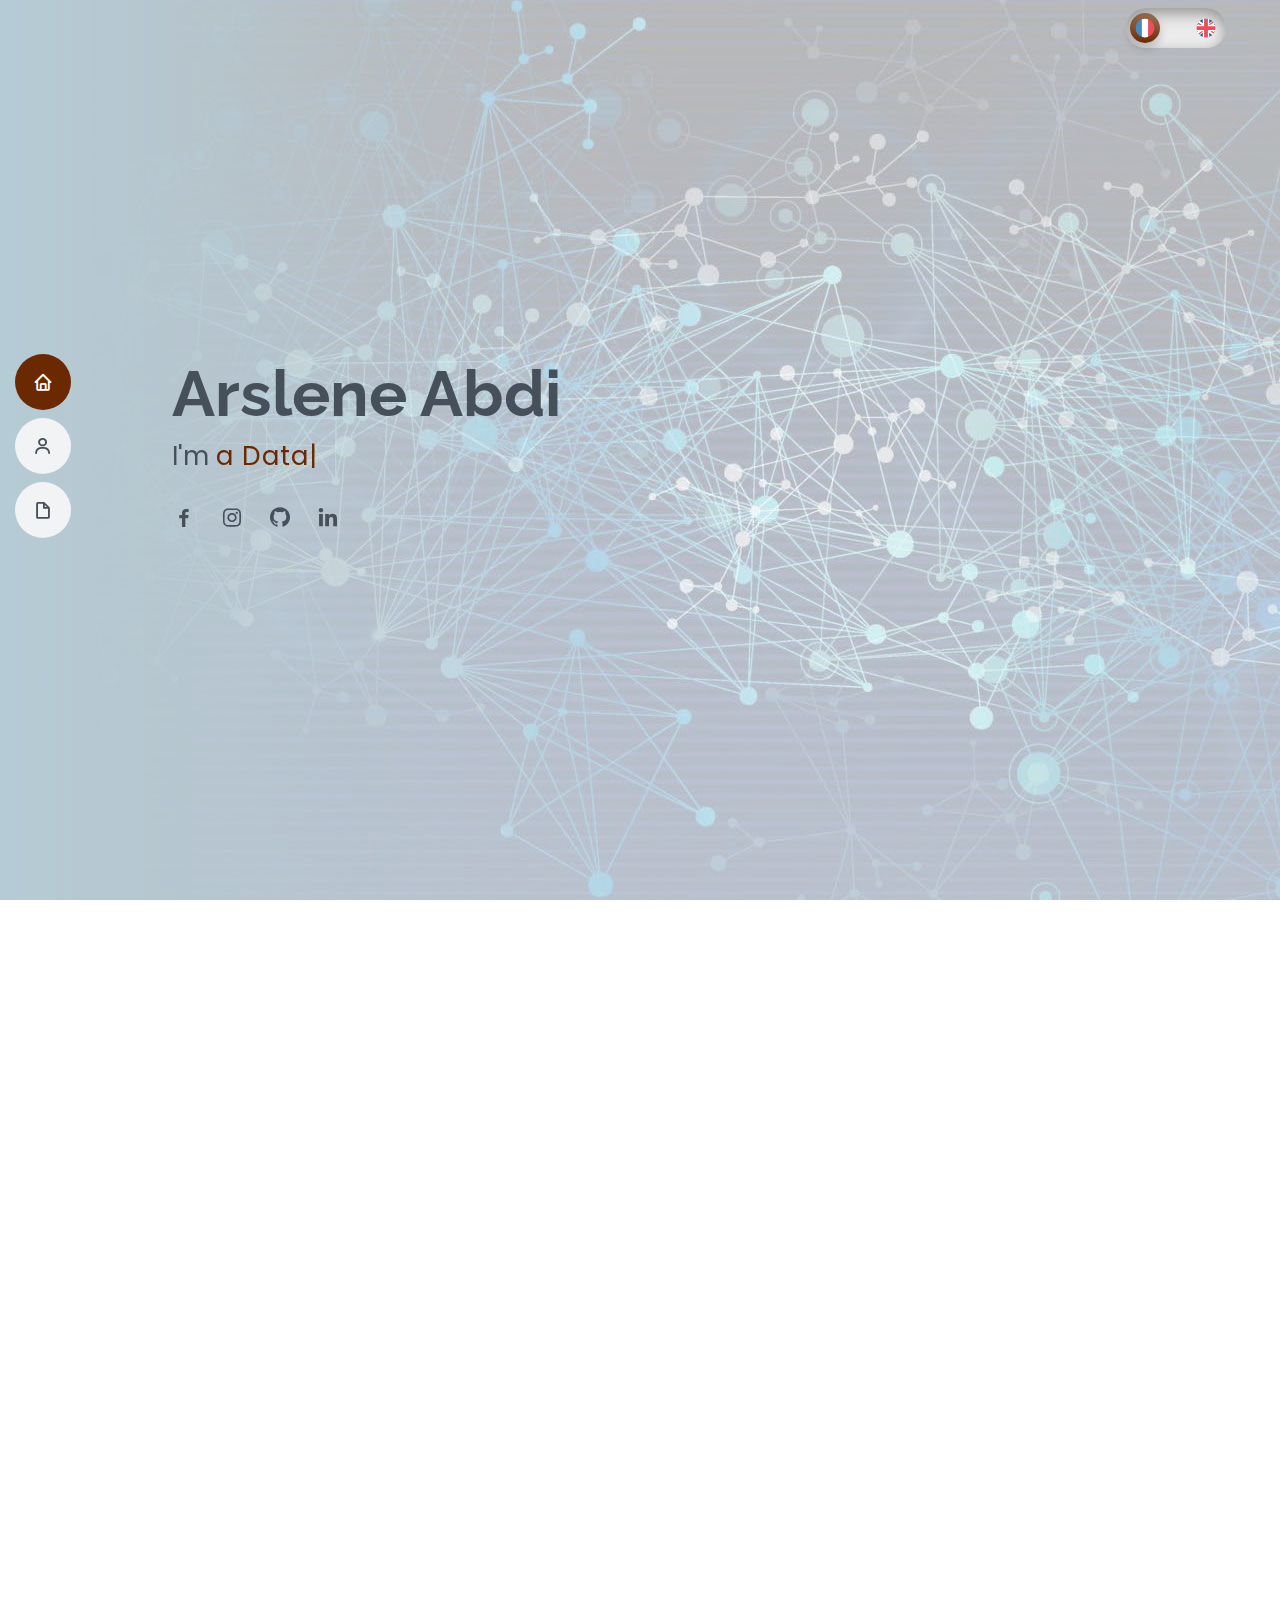
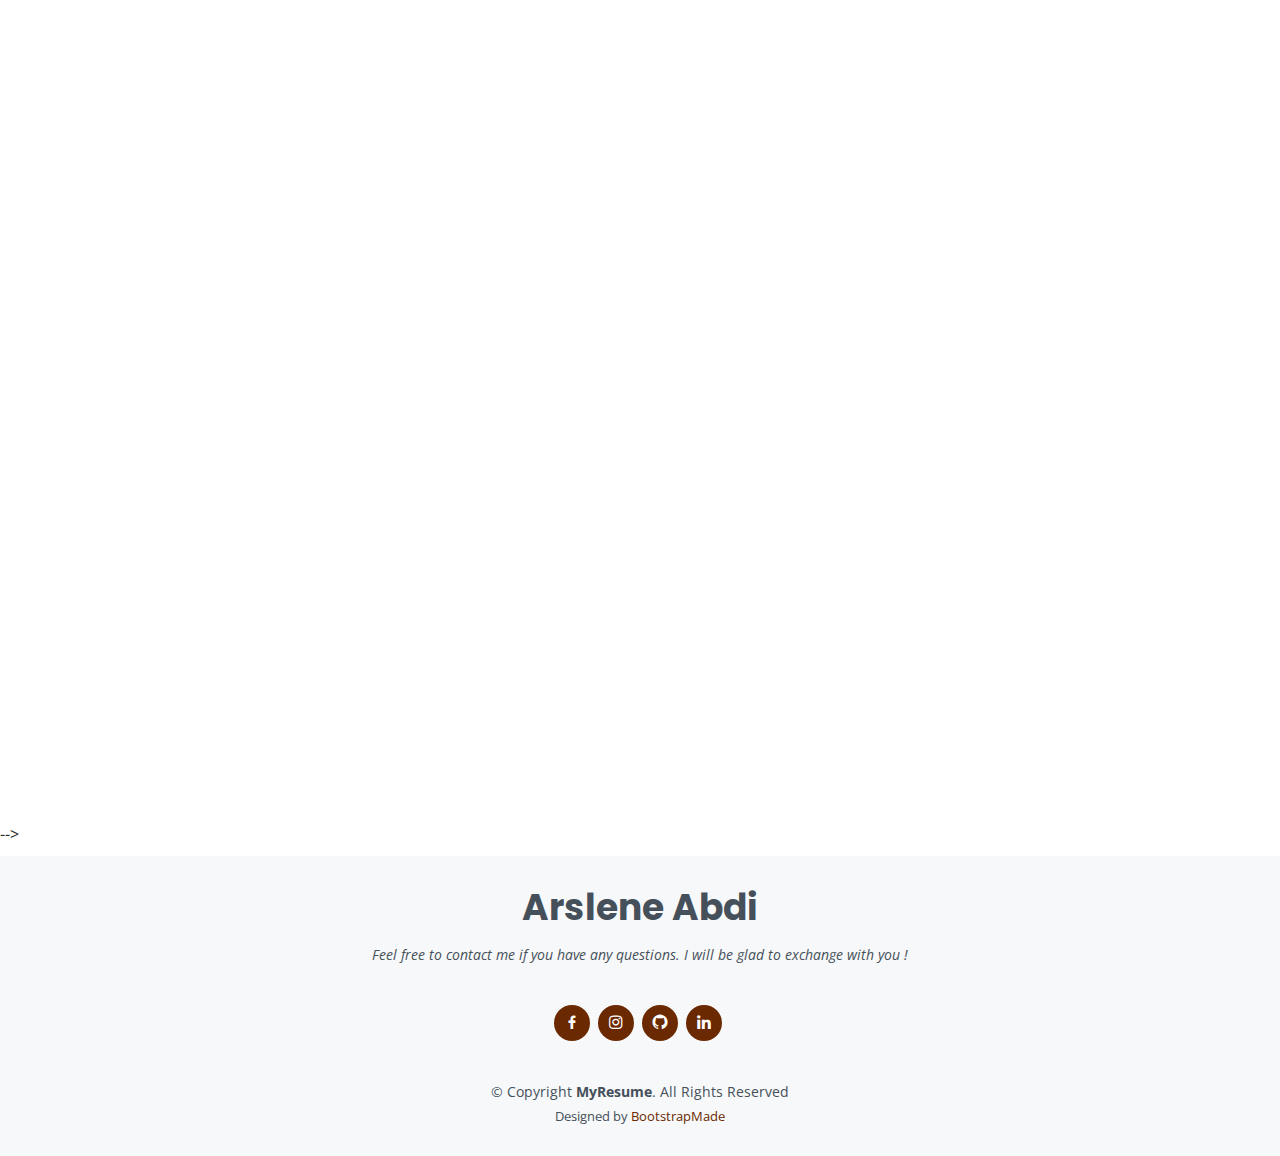
<file: index.html>
<!DOCTYPE html>
<html lang="en">

<head>
  <meta charset="utf-8">
  <meta content="width=device-width, initial-scale=1.0" name="viewport">

  <title>ArsleneAbdi</title>
  <meta content="" name="description">
  <meta content="" name="keywords">

  <!-- Favicons -->
  <link href="assets/img/icon.png" rel="icon">
  <link href="assets/img/icon.png" rel="apple-touch-icon">

  <!-- Google Fonts -->
  <link rel="stylesheet" href="https://cdn.jsdelivr.net/npm/bootstrap-icons@1.3.0/font/bootstrap-icons.css">
  <link
    href="https://fonts.googleapis.com/css?family=Open+Sans:300,300i,400,400i,600,600i,700,700i|Raleway:300,300i,400,400i,500,500i,600,600i,700,700i|Poppins:300,300i,400,400i,500,500i,600,600i,700,700i"
    rel="stylesheet">

  <!-- Vendor CSS Files -->
  <link href="assets/vendor/aos/aos.css" rel="stylesheet">
  <link href="assets/vendor/bootstrap/css/bootstrap.min.css" rel="stylesheet">
  <link href="assets/vendor/bootstrap-icons/bootstrap-icons.css" rel="stylesheet">
  <link href="assets/vendor/boxicons/css/boxicons.min.css" rel="stylesheet">
  <link href="assets/vendor/glightbox/css/glightbox.min.css" rel="stylesheet">
  <link href="assets/vendor/swiper/swiper-bundle.min.css" rel="stylesheet">


  <!-- Template Main CSS File -->
  <link href="assets/css/style.css" rel="stylesheet">


</head>

<body>

  <!-- ======= Mobile nav toggle button ======= -->
  <!-- <button type="button" class="mobile-nav-toggle d-xl-none"><i class="bi bi-list mobile-nav-toggle"></i></button> -->
  <i class="bi bi-list mobile-nav-toggle d-xl-none"></i>
  <!-- ======= Header ======= -->
  <header id="header" class="d-flex flex-column justify-content-center">
    
      <nav class="trans">
      
          <input type="checkbox" id="language-toggle"/>
          <label for="language-toggle">
            <svg width="64px" height="64px" viewBox="0 0 64 64" xmlns="http://www.w3.org/2000/svg" xmlns:xlink="http://www.w3.org/1999/xlink" aria-hidden="true" role="img" class="iconify iconify--emojione fr" preserveAspectRatio="xMidYMid meet" fill="#000000"><g id="SVGRepo_bgCarrier" stroke-width="0"></g><g id="SVGRepo_tracerCarrier" stroke-linecap="round" stroke-linejoin="round"></g><g id="SVGRepo_iconCarrier"><path d="M1.9 32c0 13.1 8.4 24.2 20 28.3V3.7C10.3 7.8 1.9 18.9 1.9 32z" fill="#428bc1"></path><path d="M61.9 32c0-13.1-8.3-24.2-20-28.3v56.6c11.7-4.1 20-15.2 20-28.3" fill="#ed4c5c"></path><path d="M21.9 60.3c3.1 1.1 6.5 1.7 10 1.7s6.9-.6 10-1.7V3.7C38.8 2.6 35.5 2 31.9 2s-6.9.6-10 1.7v56.6" fill="#ffffff"></path></g></svg>

            <svg width="64px" height="64px" viewBox="0 0 64 64" xmlns="http://www.w3.org/2000/svg" xmlns:xlink="http://www.w3.org/1999/xlink" aria-hidden="true" role="img" class="iconify iconify--emojione en" preserveAspectRatio="xMidYMid meet" fill="#000000"><g id="SVGRepo_bgCarrier" stroke-width="0"></g><g id="SVGRepo_tracerCarrier" stroke-linecap="round" stroke-linejoin="round"></g><g id="SVGRepo_iconCarrier"> <g fill="#2a5f9e"> <path d="M22 60.3V46.5l-10.3 7.6c2.9 2.7 6.4 4.8 10.3 6.2"> </path> <path d="M42 60.3c3.9-1.4 7.4-3.5 10.3-6.2L42 46.4v13.9"> </path> <path d="M3.7 42c.3 1 .7 1.9 1.2 2.9L8.8 42H3.7"> </path> <path d="M55.2 42l3.9 2.9c.4-.9.8-1.9 1.2-2.9h-5.1"> </path> </g> <g fill="#ffffff"> <path d="M23.5 38H2.6c.3 1.4.7 2.7 1.1 4h5.1l-3.9 2.9c.8 1.7 1.7 3.2 2.8 4.7L18 42h4v2l-11.7 8.6l1.4 1.4L22 46.5v13.8c1.3.5 2.6.8 4 1.1V38h-2.5"> </path> <path d="M61.4 38H38v23.4c1.4-.3 2.7-.7 4-1.1V46.5L52.3 54c1.4-1.3 2.6-2.7 3.8-4.2L45.4 42h6.8l6.1 4.5c.3-.5.6-1.1.8-1.6L55.2 42h5.1c.4-1.3.8-2.6 1.1-4"> </path> </g> <g fill="#ed4c5c"> <path d="M7.7 49.6c.8 1.1 1.6 2.1 2.5 3.1L22 44.1v-2h-4L7.7 49.6"> </path> <path d="M45.5 42l10.7 7.8c.4-.5.7-1 1.1-1.5c.1-.1.1-.2.2-.2c.3-.5.7-1.1 1-1.6L52.2 42h-6.7"> </path> </g> <g fill="#2a5f9e"> <path d="M42 3.7v13.8l10.3-7.6C49.4 7.2 45.9 5.1 42 3.7"> </path> <path d="M22 3.7c-3.9 1.4-7.4 3.5-10.3 6.2L22 17.6V3.7"> </path> <path d="M60.3 22c-.3-1-.7-1.9-1.2-2.9L55.2 22h5.1"> </path> <path d="M8.8 22l-3.9-2.9c-.4 1-.8 1.9-1.2 2.9h5.1"> </path> </g> <g fill="#ffffff"> <path d="M40.5 26h20.8c-.3-1.4-.7-2.7-1.1-4h-5.1l3.9-2.9c-.8-1.7-1.7-3.2-2.8-4.7L46 22h-4v-2l11.7-8.6l-1.4-1.4L42 17.5V3.7c-1.3-.5-2.6-.8-4-1.1V26h2.5"> </path> <path d="M2.6 26H26V2.6c-1.4.3-2.7.7-4 1.1v13.8L11.7 10c-1.4 1.3-2.6 2.7-3.8 4.2L18.6 22h-6.8l-6.1-4.5c-.3.5-.6 1.1-.8 1.6L8.8 22H3.7c-.4 1.3-.8 2.6-1.1 4"> </path> </g> <g fill="#ed4c5c"> <path d="M56.3 14.4c-.8-1.1-1.6-2.1-2.5-3.1L42 19.9v2h4l10.3-7.5"> </path> <path d="M18.5 22L7.9 14.2c-.4.5-.7 1-1.1 1.5c-.1.1-.1.2-.2.2c-.3.5-.7 1.1-1 1.6l6.1 4.5h6.8"> </path> <path d="M61.4 26H38V2.6c-1.9-.4-3.9-.6-6-.6s-4.1.2-6 .6V26H2.6c-.4 1.9-.6 3.9-.6 6s.2 4.1.6 6H26v23.4c1.9.4 3.9.6 6 .6s4.1-.2 6-.6V38h23.4c.4-1.9.6-3.9.6-6s-.2-4.1-.6-6"> </path> </g> </g></svg>
          </label>

      <!-- <script>
document.getElementById('language-toggle').addEventListener('change', function() {
  if (this.checked) {
    window.location.href = 'acceuil.html'; // Change to the desired page URL
  } else {
    window.location.href = 'acceuil-fr.html'; // Change to the desired page URL
  }
});
</script> -->
      
      </nav>
    <nav id="navbar" class="navbar nav-menu">
      <ul>
        <li><a href="#hero" class="nav-link scrollto active"><i class="bx bx-home"></i> <span>Home</span></a></li>
        <li><a href="#about" class="nav-link scrollto"><i class="bx bx-user"></i> <span>About</span></a></li>
        <li><a href="#resume" class="nav-link scrollto"><i class="bx bx-file-blank"></i> <span>Resume</span></a></li>
        <!-- <li><a href="#portfolio" class="nav-link scrollto"><i class="bx bx-book-content"></i> <span>Portfolio</span></a> -->
        </li>
      </ul>
    </nav><!-- .nav-menu -->
    
  </header><!-- End Header -->

  <!-- ======= Hero Section ======= -->
  <section id="hero" class="d-flex flex-column justify-content-center">
      
    

    <div class="container" data-aos="zoom-in" data-aos-delay="100">

      <h1>Arslene Abdi</h1>
      <p>I'm <span class="typed" data-typed-items="a Data Scientist"></span></p>
      <div class="social-links">
        <a href="https://www.facebook.com/profile.php?id=100010658653363" class="facebook"><i class="bx bxl-facebook"></i></a>
        <a href="https://www.instagram.com/arslene.a/" target="_blank" class="instagram"><i
            class="bx bxl-instagram"></i></a>
        <a href="https://github.com/Abdi-Arslene" target="_blank" class="github"><i class="bx bxl-github"></i></a>
        <a href="https://www.linkedin.com/in/arslene-abdi/" target="_blank" class="linkedin"><i
            class="bx bxl-linkedin"></i></a>
      </div>
    </div>
  </section><!-- End Hero -->

  
    <!-- ======= About Section ======= -->
    <section id="about" class="about">
      <div class="container" data-aos="fade-up">

        <div class="section-title">
          <h2>About</h2>
          <p>I'm an Engineering Master in Computer Science graduated from ESILV, Paris. I chose this path to enrich my knowledge, learn and make the right decisions for my future.
          </p>
        </div>

        <div class="row">
          <div class="col-lg-3">
            <img src="assets/img/profil-img.jpg" class="img-fluid" alt="">
          </div>
          <div class="col-lg-8 pt-4 pt-lg-0 content">
            <h3>MEng Computer Science.</h3>
            <p class="font-italic">
              I aim to work in the AI field where I will be able to show my
              educational background.
            </p>
            <div class="row">
              <div class="col-lg-6">
                <ul>
                  <li><i class="bi bi-chevron-right"></i> <strong>GitHub:</strong>
                    <span><a href="https://github.com/Abdi-Arslene">github.com/Abdi-Arslene</a></span>
                  </li>
                  <li><i class="bi bi-chevron-right"></i> <strong>City:</strong> <span><a href="https://www.google.com/maps/place/Paris/@48.85877,2.2069522,11z/data=!3m1!4b1!4m5!3m4!1s0x47e66e1f06e2b70f:0x40b82c3688c9460!8m2!3d48.856614!4d2.3522219">Paris, France</a></span></li>
                </ul>
              </div>

              <div class="col-lg-6">
                <ul>
                  <li><i class="bi bi-chevron-right"></i> <strong>LinkedIn:</strong>
                    <span><a href="https://www.linkedin.com/in/arslene-abdi/">linkedin.com/arslene-abdi</a></span>
                  </li>
                  <li><i class="bi bi-chevron-right"></i> <strong>Email:</strong> <span><a href="mailto::abdi_arslene@live.fr">abdi_arslene@live.fr</a></span>
                  </li>
                  
                </ul>

              </div>
              <div class="col-lg-6">
                <ul>
                  <li><i class="bi bi-chevron-right"></i><a href="assets/CV Arslene Abdi EN.pdf"><strong>Curriculum Vitae <svg width="20px" height="20px" viewBox="0 0 64 64" xmlns="http://www.w3.org/2000/svg" xmlns:xlink="http://www.w3.org/1999/xlink" aria-hidden="true" role="img" class="iconify iconify--emojione en" preserveAspectRatio="xMidYMid meet" fill="#000000"><g id="SVGRepo_bgCarrier" stroke-width="0"></g><g id="SVGRepo_tracerCarrier" stroke-linecap="round" stroke-linejoin="round"></g><g id="SVGRepo_iconCarrier"> <g fill="#2a5f9e"> <path d="M22 60.3V46.5l-10.3 7.6c2.9 2.7 6.4 4.8 10.3 6.2"> </path> <path d="M42 60.3c3.9-1.4 7.4-3.5 10.3-6.2L42 46.4v13.9"> </path> <path d="M3.7 42c.3 1 .7 1.9 1.2 2.9L8.8 42H3.7"> </path> <path d="M55.2 42l3.9 2.9c.4-.9.8-1.9 1.2-2.9h-5.1"> </path> </g> <g fill="#ffffff"> <path d="M23.5 38H2.6c.3 1.4.7 2.7 1.1 4h5.1l-3.9 2.9c.8 1.7 1.7 3.2 2.8 4.7L18 42h4v2l-11.7 8.6l1.4 1.4L22 46.5v13.8c1.3.5 2.6.8 4 1.1V38h-2.5"> </path> <path d="M61.4 38H38v23.4c1.4-.3 2.7-.7 4-1.1V46.5L52.3 54c1.4-1.3 2.6-2.7 3.8-4.2L45.4 42h6.8l6.1 4.5c.3-.5.6-1.1.8-1.6L55.2 42h5.1c.4-1.3.8-2.6 1.1-4"> </path> </g> <g fill="#ed4c5c"> <path d="M7.7 49.6c.8 1.1 1.6 2.1 2.5 3.1L22 44.1v-2h-4L7.7 49.6"> </path> <path d="M45.5 42l10.7 7.8c.4-.5.7-1 1.1-1.5c.1-.1.1-.2.2-.2c.3-.5.7-1.1 1-1.6L52.2 42h-6.7"> </path> </g> <g fill="#2a5f9e"> <path d="M42 3.7v13.8l10.3-7.6C49.4 7.2 45.9 5.1 42 3.7"> </path> <path d="M22 3.7c-3.9 1.4-7.4 3.5-10.3 6.2L22 17.6V3.7"> </path> <path d="M60.3 22c-.3-1-.7-1.9-1.2-2.9L55.2 22h5.1"> </path> <path d="M8.8 22l-3.9-2.9c-.4 1-.8 1.9-1.2 2.9h5.1"> </path> </g> <g fill="#ffffff"> <path d="M40.5 26h20.8c-.3-1.4-.7-2.7-1.1-4h-5.1l3.9-2.9c-.8-1.7-1.7-3.2-2.8-4.7L46 22h-4v-2l11.7-8.6l-1.4-1.4L42 17.5V3.7c-1.3-.5-2.6-.8-4-1.1V26h2.5"> </path> <path d="M2.6 26H26V2.6c-1.4.3-2.7.7-4 1.1v13.8L11.7 10c-1.4 1.3-2.6 2.7-3.8 4.2L18.6 22h-6.8l-6.1-4.5c-.3.5-.6 1.1-.8 1.6L8.8 22H3.7c-.4 1.3-.8 2.6-1.1 4"> </path> </g> <g fill="#ed4c5c"> <path d="M56.3 14.4c-.8-1.1-1.6-2.1-2.5-3.1L42 19.9v2h4l10.3-7.5"> </path> <path d="M18.5 22L7.9 14.2c-.4.5-.7 1-1.1 1.5c-.1.1-.1.2-.2.2c-.3.5-.7 1.1-1 1.6l6.1 4.5h6.8"> </path> <path d="M61.4 26H38V2.6c-1.9-.4-3.9-.6-6-.6s-4.1.2-6 .6V26H2.6c-.4 1.9-.6 3.9-.6 6s.2 4.1.6 6H26v23.4c1.9.4 3.9.6 6 .6s4.1-.2 6-.6V38h23.4c.4-1.9.6-3.9.6-6s-.2-4.1-.6-6"> </path> </g> </g></svg></strong></a>
                  </li>
                </ul>
              </div>
              <div class="col-lg-6">
                <ul>
                  <li><i class="bi bi-chevron-right"></i><a href="assets/CV Arslene Abdi.pdf"><strong>Curriculum Vitae <svg width="20px" height="20px" viewBox="0 0 64 64" xmlns="http://www.w3.org/2000/svg" xmlns:xlink="http://www.w3.org/1999/xlink" aria-hidden="true" role="img" class="iconify iconify--emojione fr" preserveAspectRatio="xMidYMid meet" fill="#000000"><g id="SVGRepo_bgCarrier" stroke-width="0"></g><g id="SVGRepo_tracerCarrier" stroke-linecap="round" stroke-linejoin="round"></g><g id="SVGRepo_iconCarrier"><path d="M1.9 32c0 13.1 8.4 24.2 20 28.3V3.7C10.3 7.8 1.9 18.9 1.9 32z" fill="#428bc1"></path><path d="M61.9 32c0-13.1-8.3-24.2-20-28.3v56.6c11.7-4.1 20-15.2 20-28.3" fill="#ed4c5c"></path><path d="M21.9 60.3c3.1 1.1 6.5 1.7 10 1.7s6.9-.6 10-1.7V3.7C38.8 2.6 35.5 2 31.9 2s-6.9.6-10 1.7v56.6" fill="#ffffff"></path></g></svg></strong></a>
                  </li>
                </ul>
              </div>
            </div>
            <p>
              Thanks to my involvement in various events and professional experiences, I have developed skills such as
              organisation, rigour, listening and service. Those experiences taught me the value of hardwork and the importance of
              trying new things. I believe that there is always something more to discover and that is what I'm trying
              to achieve.
            </p>
          </div>
        </div>

      </div>
    </section><!-- End About Section -->

    <!-- ======= Facts Section ======= -->
    <section id="facts" class="facts">
      <div class="container" data-aos="fade-up">

        <div class="section-title">
          <h2>Passions</h2>
          <p>These activities are what dictate my daily life. They allow me to free my mind and share my thoughts in a
            way that I could'nt with words. Combining all of them makes a perfect balance between teamworking,
            hardworking, self-learning and surpassing myself.</p>
        </div>

        <div class="row">

          <div class="col-lg-3 col-md-6">
            <div class="count-box">
              <i class="bx bx-run"></i>
              <span>Sports</span>
              <p>Badminton and sometimes doing weights. </p>
            </div>
          </div>

          <div class="col-lg-3 col-md-6 mt-5 mt-lg-0">
            <div class="count-box">
              <i class="bx bx-car"></i>
              <span>Cars</span>
              <p>Karting and going to drift events on track.</p>
            </div>
          </div>

          <div class="col-lg-3 col-md-6 mt-5 mt-lg-0">
            <div class="count-box">
              <i class="bx bxs-plane-alt"></i>
              <span>Travel</span>
              <p>Discovering new landscapes and cultures around the world.</p>
            </div>
          </div>

        </div>

      </div>
    

    <!-- ======= Resume Section ======= -->
    <section id="resume" class="resume">
      <div class="container" data-aos="fade-up">

        <div class="section-title">
          <h2>Resume</h2>
          <p>Through my education and my professional experiences, I try to broaden my horizons and explore all the
            possibilities that appear on my path. Studying abroad made me discover new cultures as well as new ways of
            working and learning. </p>
        </div>

        <div class="row">
          <div class="col-lg-6">
            <h3 class="resume-title">Summary</h3>
            <div class="resume-item pb-0">
              <h4>Arslene Abdi</h4>
              <!--<p><em>Engineer student in Computer Science. </em></p> -->
              <ul>
                <li>Paris, France</li>
                <li>Mail: <a href="mailto::abdi_arslene@live.fr">abdi_arslene@live.fr</a></li>
                <li>Phone: +33 7 68 40 51 33</li>
                <li>LinkedIn: <a href="https://www.linkedin.com/in/arslene-abdi/">linkedin.com/arslene-abdi</a></li>
              </ul>
            </div>

            <h3 class="resume-title">Education</h3>
            <div class="resume-item">
              <h4>Master of Engineering</h4>
              <h5>2020 - 2022</h5>
              <p><em><a href="https://www.esilv.fr/en/programmes/master-degree-engineering/majors/data-artificial-intelligence/">ESILV, La Défense, Paris</a></em></p>
              <p>Computer Science program.</p>
              <ul>
                <li>Courses: Machine Learning, Python for Data Analysis, Deep Learning and Neural Networks, Advanced Data Structure and Algorithms, NLP.</li>
                <li>Soft Skills courses: Teamwork, Spread out your creativity, Know how to sell your ideas, Be a player of change.</li>
              </ul>

            </div>
            <div class="resume-item">
              <h4>Master of Engineering</h4>
              <h5>2017 - 2020</h5>
              <p><em><a href="https://pi.tn/course/informatique-reseaux-et-multimedia/">Ecole Polytechnique Internationale privée, Tunis, Tunisia</a> </em></p>
              <p>Computer Science program.</p>
              <ul>
                <li>Integrated Preparatory cycle (HTML, CSS, Fundamentals of C++ Programming, Maths, Relational Databases)</li>
                <li>IRM (C++ Programming, SQL, Data Structure and Algorithms)</li>
              </ul>
            </div>
            <div class="resume-item">
              <h4>Skills</h4>
              <h5>Hard Skills</h5>
              <ul>
                <li><b>Data Science :</b> Pandas, Plotly, Scikit-learn, TensorFlow, Keras, NLP, Shap, Streamlit, FastAPI, PySpark, Grafana, MLFlow</li>
                <li><b>SQL :</b> MySQL, PL/SQL</li>
                <li><b>NoSQL :</b> Elasticsearch, MongoDB, Neo4j</li>
                <li><b>Programming :</b> Python, C++, R, Javascript</li>
                <li><b>Web :</b> HTML, CSS</li>
                <li><b>Cloud :</b> Docker, AWS, Azure</li>
              </ul>

              <h5>Soft Skills</h5>
              <ul>
                <li>MBTI training</li>
                <li>Work and Life balance</li>
                <li>Team work</li>
              </ul>
            </div>

            <div class="resume-item">
              <h4>Certifications</h4>
              <ul>
                
                <li><a href="https://learn.microsoft.com/fr-fr/users/arsleneabdi-5564/credentials/c472a6ae46413e01?ref=https%3A%2F%2Fwww.linkedin.com%2F">Azure AI Fundamentals</a></li>
                <li><a href="https://www.etsglobal.org/tn/en/digital-score-report/2C1503CFBECD57D373CE81DC59C9450A359B19FC356A1A1A209F8CF468B8E104UmdnSEpvdDdTYWdVSFg4Yy9ia2FLNC9PVlozS2EzcVVVLy9HeUN2VTNnZk5TZVgz?utm_campaign=sharing_dsr&utm_medium=qr-code-click&utm_source=dsr">TOEIC: B2</a></li>
                <li><a href="https://www.credly.com/badges/69381386-4a00-41f5-85c6-abd5298d91bf/public_url">Python for Data Science</a></li>
                <li><a href="https://www.credly.com/badges/ee9ef43b-7544-459a-b28f-49467678dafb/public_url">Data Analysis using Python</a></li>
                <li><a href="https://www.credly.com/badges/c706c226-e592-4870-9ab8-30dac022e9cc/public_url">Machine Learning with Python</a></li>
              </ul>

            </div>
            <div class="resume-item">
              <h4>Languages</h4>
              <ul>
                <li>English : Advanced</li>
                <li>French : Native</li>
                <li>Arabic : Beginer</li>  
              </ul>
            </div>

          </div>
          <div class="col-lg-6">
            <h3 class="resume-title">Professional Experience</h3>
            <div class="resume-item">
              <h4>Data Scientist</h4>
              <h5>August 2022 - Present</h5>
              <p><em>Lade GmbH, Mainz, Germany </em></p>
              <p>The main project is to create a charging system that is able to manage all LADE's charging points and to intelligently orchestrate it using AI models, thus using more renewable energies. </p>
              <ul>
                <li>Setting up functions that collects automatically PV data and stores them in a database. <br> <em class="tools">- AWS (Lambda, EventBridge, S3)</em></li>
               
                <li>Creating AI Models capable of predicting PV production for a specific location.<br> <em class="tools">- Machine Learning </em></li>
                <li>Continously developping and maintaining models in production.</li>
              </ul>
            </div>
            <div class="resume-item">
              <h4>Data Scientist Intern</h4>
              <h5>February 2022 - August 2022</h5>
              <p><em>Generali, Nantes, France </em></p>
              <p>The main objective of this internship is to create an AI model that is capable of predicting the fraud in automobile insurance</p>
              <ul>
                <li>Setting up a dashboard in order to visualize fraud cases. <br> <em class="tools">- Streamlit, Plotly Express, Pandas </em></li>
               
                <li>Creating an AI Model capable of detecting auto insurance fraud.<br> <em class="tools">- Pyspark </em></li>
              </ul>
            </div>
            <div class="resume-item">
              <h4>Project Manager</h4>
              <h5>September 2021 - January 2022</h5>
              <p><em>Nuage, Paris, France</em></p>
              <p>The objective of the project is to create a tool in order to predict churn date and to understand the reasons that push clients to churn in that date.</p>
              <ul>
                <li>Creating Models (Machine Learning, Deep Learning, Reinforcement Learning).<br> <em class="tools">- Machine Learning (RandomForest, XGBoost), Deep Learning </em></li>
                <li>Visual representation of the reasons pushing clients to churn (Interpretability). <br> <em class="tools">- Shap, InterpretML </em></li>
                <li>Implementation of the tool in a website (Flask).</li>
              </ul>
            </div>
            <div class="resume-item">
              <h4>Data Science academic project</h4>
              <h5>September 2020 - April 2021</h5>
              <p><em>Capgemini, Paris, France</em></p>
              <p>The objective of the project is to create a tool in order to visualize the performance of your insurance.</p>
              <ul>
                <li>Data collection (Selenium, BeautifulSoup). <br> <em class="tools">- Web Scrapping(BeautifulSoup, Selenium) </em></li>
                <li>Topic Modeling (LDA): comments subject extraction. <br> <em class="tools">- NLP (TF/IDF), Topic Modeling (Gensim) </em></li>
                <li>Visual Representation of key words (Word Cloud). </li>
                <li>Graphical representation of annual average scores by insurance and by year.</li>
                <li>Implementation of the tool in a website (Flask).</li>
              </ul>
            </div>
            <div class="resume-item">
              <h4>Kaggle Hackathon</h4>
              <h5>December 2020</h5>
              <p><em>ESILV, Paris, France</em></p>
              <ul>
                <li>Creating an AI Model capable of predicting the opinion of a Spotify listener on a music according to its musical history.</li>
              </ul>
            </div>
            <div class="resume-item">
              <h4>Data Scientist assistant Intern</h4>
              <h5>June 2020 - August 2020</h5>
              <p><em>Geeks Data Consulting, Tunis, Tunisia</em></p>
              <ul>
                <li>Retrieval and analysis of relevant data related to the company's production process (Data Collection, Machine Learning).</li>
              </ul>
            </div>
          </div>
        </div>

      </div>
    </section><!-- End Resume Section -->

    <!-- ======= Portfolio Section ======= -->
    <!-- <section id="portfolio" class="portfolio section-bg">
      <div class="container" data-aos="fade-up">

        <div class="section-title">
          <h2>Portfolio</h2>
          <p>Here you will find all my works, projects and creations. Topics will include sports analytics, photography
            and anything I find interesting.</p>
        </div>

        <div class="row">
          <div class="col-lg-12 d-flex justify-content-center" data-aos="fade-up" data-aos-delay="100">
            <ul id="portfolio-flters">
              <li data-filter="*" class="filter-active">All</li>
              <li data-filter=".filter-sports">Sports Analytics</li>
              <li data-filter=".filter-photo">Photography</li>
              <li data-filter=".filter-finance">Other</li>
            </ul>
          </div>
        </div>

        <div class="row portfolio-container" data-aos="fade-up" data-aos-delay="200">

          <div class="col-lg-4 col-md-6 portfolio-item filter-sports">
            <div class="portfolio-wrap">
              <img src="assets/img/portfolio/klopp/portfolio-klopp.jpg" class="img-fluid" alt="">
              <div class="portfolio-info">
                <h4>Jürgen Klopp</h4>
                <p>Sports Analytics</p>
                <div class="portfolio-links">
                  <a href="assets/img/portfolio/klopp/portfolio-klopp.jpg" data-gallery="portfolioGallery"
                    class="portfolio-lightbox" title="Liverpool's evolution with Jürgen Klopp."><i
                      class="bx bx-plus"></i></a>
                  <a href="popup/jurgen_klopp_popup.html" class="portfolio-details-lightbox"
                    data-glightbox="type: external" title="Portfolio Details"><i class="bx bx-link"></i></a>
                </div>
              </div>
            </div>
          </div>

          <div class="col-lg-4 col-md-6 portfolio-item filter-photo">
            <div class="portfolio-wrap">
              <img src="assets/img/portfolio/australia/portfolio-australia.jpg" class="img-fluid" alt="">
              <div class="portfolio-info">
                <h4>Australia</h4>
                <p>Photography</p>
                <div class="portfolio-links">
                  <a href="assets/img/portfolio/australia/portfolio-australia.jpg" data-gallery="portfolioGallery"
                    class="portfolio-lightbox" title="Half a year in Australia."><i class="bx bx-plus"></i></a>
                  <a href="popup/australia_popup.html" class="portfolio-details-lightbox"
                    data-glightbox="type: external" title="Portfolio Details"><i class="bx bx-link"></i></a>
                </div>
              </div>
            </div>
          </div>

          <div class="col-lg-4 col-md-6 portfolio-item filter-sports">
            <div class="portfolio-wrap">
              <img src="assets/img/portfolio/son/portfolio-son.jpg" class="img-fluid" alt="">
              <div class="portfolio-info">
                <h4>Son Heung-min</h4>
                <p>Sports Analytics</p>
                <div class="portfolio-links">
                  <a href="assets/img/portfolio/son/portfolio-son.jpg" data-gallery="portfolioGallery"
                    class="portfolio-lightbox" title="Is Son the best Asian player in history ?"><i
                      class="bx bx-plus"></i></a>
                  <a href="popup/son_popup.html" class="portfolio-details-lightbox" data-glightbox="type: external"
                    title="Portfolio Details"><i class="bx bx-link"></i></a>
                </div>
              </div>
            </div>
          </div>

          <div class="col-lg-4 col-md-6 portfolio-item filter-photo">
            <div class="portfolio-wrap">
              <img src="assets/img/portfolio/london/portfolio-london.jpg" class="img-fluid" alt="">
              <div class="portfolio-info">
                <h4>London</h4>
                <p>Photography</p>
                <div class="portfolio-links">
                  <a href="assets/img/portfolio/london/portfolio-london.jpg" data-gallery="portfolioGallery"
                    class="portfolio-lightbox" title="A week in London."><i class="bx bx-plus"></i></a>
                  <a href="popup/london_popup.html" class="portfolio-details-lightbox" data-glightbox="type: external"
                    title="Portfolio Details"><i class="bx bx-link"></i></a>
                </div>
              </div>
            </div>
          </div>

          <div class="col-lg-4 col-md-6 portfolio-item filter-photo">
            <div class="portfolio-wrap">
              <img src="assets/img/portfolio/paris/portfolio-paris.jpg" class="img-fluid" alt="">
              <div class="portfolio-info">
                <h4>Paris</h4>
                <p>Photography</p>
                <div class="portfolio-links">
                  <a href="assets/img/portfolio/paris/portfolio-paris.jpg" data-gallery="portfolioGallery"
                    class="portfolio-lightbox" title="A whole life in Paris."><i class="bx bx-plus"></i></a>
                  <a href="popup/paris_popup.html" class="portfolio-details-lightbox" data-glightbox="type: external"
                    title="Portfolio Details"><i class="bx bx-link"></i></a>
                </div>
              </div>
            </div>
          </div>

          <div class="col-lg-4 col-md-6 portfolio-item filter-sports">
            <div class="portfolio-wrap">
              <img src="assets/img/portfolio/butler/portfolio-butler.jpg" class="img-fluid" alt="">
              <div class="portfolio-info">
                <h4>Jimmy Butler</h4>
                <p>Sports Analytics</p>
                <div class="portfolio-links">
                  <a href="assets/img/portfolio/butler/portfolio-butler.jpg" data-gallery="portfolioGallery"
                    class="portfolio-lightbox" title="Jimmy Butler: a really good player."><i
                      class="bx bx-plus"></i></a>
                  <a href="popup/butler_popup.html" class="portfolio-details-lightbox" data-glightbox="type: external"
                    title="Portfolio Details"><i class="bx bx-link"></i></a>
                </div>
              </div>
            </div>
          </div>

        </div>

      </div>
    </section><!-- End Portfolio Section --> -->


    <!-- ======= Services Section ======= -->
    <!--
    <section id="services" class="services">
      <div class="container" data-aos="fade-up">

        <div class="section-title">
          <h2>Services</h2>
          <p>Magnam dolores commodi suscipit. Necessitatibus eius consequatur ex aliquid fuga eum quidem. Sit sint
            consectetur velit. Quisquam quos quisquam cupiditate. Et nemo qui impedit suscipit alias ea. Quia fugiat sit
            in iste officiis commodi quidem hic quas.</p>
        </div>

        <div class="row">

          <div class="col-lg-4 col-md-6 d-flex align-items-stretch" data-aos="zoom-in" data-aos-delay="100">
            <div class="icon-box iconbox-blue">
              <div class="icon">
                <svg width="100" height="100" viewBox="0 0 600 600" xmlns="http://www.w3.org/2000/svg">
                  <path stroke="none" stroke-width="0" fill="#f5f5f5"
                    d="M300,521.0016835830174C376.1290562159157,517.8887921683347,466.0731472004068,529.7835943286574,510.70327084640275,468.03025145048787C554.3714126377745,407.6079735673963,508.03601936045806,328.9844924480964,491.2728898941984,256.3432110539036C474.5976632858925,184.082847569629,479.9380746630129,96.60480741107993,416.23090153303,58.64404602377083C348.86323505073057,18.502131276798302,261.93793281208167,40.57373210992963,193.5410806939664,78.93577620505333C130.42746243093433,114.334589627462,98.30271207620316,179.96522072025542,76.75703585869454,249.04625023123273C51.97151888228291,328.5150500222984,13.704378332031375,421.85034740162234,66.52175969318436,486.19268352777647C119.04800174914682,550.1803526380478,217.28368757567262,524.383925680826,300,521.0016835830174">
                  </path>
                </svg>
                <i class="bx bxl-dribbble"></i>
              </div>
              <h4><a href="">Lorem Ipsum</a></h4>
              <p>Voluptatum deleniti atque corrupti quos dolores et quas molestias excepturi</p>
            </div>
          </div>

          <div class="col-lg-4 col-md-6 d-flex align-items-stretch mt-4 mt-md-0" data-aos="zoom-in"
            data-aos-delay="200">
            <div class="icon-box iconbox-orange ">
              <div class="icon">
                <svg width="100" height="100" viewBox="0 0 600 600" xmlns="http://www.w3.org/2000/svg">
                  <path stroke="none" stroke-width="0" fill="#f5f5f5"
                    d="M300,582.0697525312426C382.5290701553225,586.8405444964366,449.9789794690241,525.3245884688669,502.5850820975895,461.55621195738473C556.606425686781,396.0723002908107,615.8543463187945,314.28637112970534,586.6730223649479,234.56875336149918C558.9533121215079,158.8439757836574,454.9685369536778,164.00468322053177,381.49747125262974,130.76875717737553C312.15926192815925,99.40240125094834,248.97055460311594,18.661163978235184,179.8680185752513,50.54337015887873C110.5421016452524,82.52863877960104,119.82277516462835,180.83849132639028,109.12597500060166,256.43424936330496C100.08760227029461,320.3096726198365,92.17705696193138,384.0621239912766,124.79988738764834,439.7174275375508C164.83382741302287,508.01625554203684,220.96474134820875,577.5009287672846,300,582.0697525312426">
                  </path>
                </svg>
                <i class="bx bx-file"></i>
              </div>
              <h4><a href="">Sed Perspiciatis</a></h4>
              <p>Duis aute irure dolor in reprehenderit in voluptate velit esse cillum dolore</p>
            </div>
          </div>

          <div class="col-lg-4 col-md-6 d-flex align-items-stretch mt-4 mt-lg-0" data-aos="zoom-in"
            data-aos-delay="300">
            <div class="icon-box iconbox-pink">
              <div class="icon">
                <svg width="100" height="100" viewBox="0 0 600 600" xmlns="http://www.w3.org/2000/svg">
                  <path stroke="none" stroke-width="0" fill="#f5f5f5"
                    d="M300,541.5067337569781C382.14930387511276,545.0595476570109,479.8736841581634,548.3450877840088,526.4010558755058,480.5488172755941C571.5218469581645,414.80211281144784,517.5187510058486,332.0715597781072,496.52539010469104,255.14436215662573C477.37192572678356,184.95920475031193,473.57363656557914,105.61284051026155,413.0603344069578,65.22779650032875C343.27470386102294,18.654635553484475,251.2091493199835,5.337323636656869,175.0934190732945,40.62881213300186C97.87086631185822,76.43348514350839,51.98124368387456,156.15599469081315,36.44837278890362,239.84606092416172C21.716077023791087,319.22268207091537,43.775223500013084,401.1760424656574,96.891909868211,461.97329694683043C147.22146801428983,519.5804099606455,223.5754009179313,538.201503339737,300,541.5067337569781">
                  </path>
                </svg>
                <i class="bx bx-tachometer"></i>
              </div>
              <h4><a href="">Magni Dolores</a></h4>
              <p>Excepteur sint occaecat cupidatat non proident, sunt in culpa qui officia</p>
            </div>
          </div>

          <div class="col-lg-4 col-md-6 d-flex align-items-stretch mt-4" data-aos="zoom-in" data-aos-delay="100">
            <div class="icon-box iconbox-yellow">
              <div class="icon">
                <svg width="100" height="100" viewBox="0 0 600 600" xmlns="http://www.w3.org/2000/svg">
                  <path stroke="none" stroke-width="0" fill="#f5f5f5"
                    d="M300,503.46388370962813C374.79870501325706,506.71871716319447,464.8034551963731,527.1746412648533,510.4981551193396,467.86667711651364C555.9287308511215,408.9015244558933,512.6030010748507,327.5744911775523,490.211057578863,256.5855673507754C471.097692560561,195.9906835881958,447.69079081568157,138.11976852964426,395.19560036434837,102.3242989838813C329.3053358748298,57.3949838291264,248.02791733380457,8.279543830951368,175.87071277845988,42.242879143198664C103.41431057327972,76.34704239035025,93.79494320519305,170.9812938413882,81.28167332365135,250.07896920659033C70.17666984294237,320.27484674793965,64.84698225790005,396.69656628748305,111.28512138212992,450.4950937839243C156.20124167950087,502.5303643271138,231.32542653798444,500.4755392045468,300,503.46388370962813">
                  </path>
                </svg>
                <i class="bx bx-layer"></i>
              </div>
              <h4><a href="">Nemo Enim</a></h4>
              <p>At vero eos et accusamus et iusto odio dignissimos ducimus qui blanditiis</p>
            </div>
          </div>

          <div class="col-lg-4 col-md-6 d-flex align-items-stretch mt-4" data-aos="zoom-in" data-aos-delay="200">
            <div class="icon-box iconbox-red">
              <div class="icon">
                <svg width="100" height="100" viewBox="0 0 600 600" xmlns="http://www.w3.org/2000/svg">
                  <path stroke="none" stroke-width="0" fill="#f5f5f5"
                    d="M300,532.3542879108572C369.38199826031484,532.3153073249985,429.10787420159085,491.63046689027357,474.5244479745417,439.17860296908856C522.8885846962883,383.3225815378663,569.1668002868075,314.3205725914397,550.7432151929288,242.7694973846089C532.6665558377875,172.5657663291529,456.2379748765914,142.6223662098291,390.3689995646985,112.34683881706744C326.66090330228417,83.06452184765237,258.84405631176094,53.51806209861945,193.32584062364296,78.48882559362697C121.61183558270385,105.82097193414197,62.805066853699245,167.19869350419734,48.57481801355237,242.6138429142374C34.843463184063346,315.3850353017275,76.69343916112496,383.4422959591041,125.22947124332185,439.3748458443577C170.7312796277747,491.8107796887764,230.57421082200815,532.3932930995766,300,532.3542879108572">
                  </path>
                </svg>
                <i class="bx bx-slideshow"></i>
              </div>
              <h4><a href="">Dele Cardo</a></h4>
              <p>Quis consequatur saepe eligendi voluptatem consequatur dolor consequuntur</p>
            </div>
          </div>

          <div class="col-lg-4 col-md-6 d-flex align-items-stretch mt-4" data-aos="zoom-in" data-aos-delay="300">
            <div class="icon-box iconbox-teal">
              <div class="icon">
                <svg width="100" height="100" viewBox="0 0 600 600" xmlns="http://www.w3.org/2000/svg">
                  <path stroke="none" stroke-width="0" fill="#f5f5f5"
                    d="M300,566.797414625762C385.7384707136149,576.1784315230908,478.7894351017131,552.8928747891023,531.9192734346935,484.94944893311C584.6109503024035,417.5663521118492,582.489472248146,322.67544863468447,553.9536738515405,242.03673114598146C529.1557734026468,171.96086150256528,465.24506316201064,127.66468636344209,395.9583748389544,100.7403814666027C334.2173773831606,76.7482773500951,269.4350130405921,84.62216499799875,207.1952322260088,107.2889140133804C132.92018162631612,134.33871894543012,41.79353780512637,160.00259165414826,22.644507872594943,236.69541883565114C3.319112789854554,314.0945973066697,72.72355303640163,379.243833228382,124.04198916343866,440.3218312028393C172.9286146004772,498.5055451809895,224.45579914871206,558.5317968840102,300,566.797414625762">
                  </path>
                </svg>
                <i class="bx bx-arch"></i>
              </div>
              <h4><a href="">Divera Don</a></h4>
              <p>Modi nostrum vel laborum. Porro fugit error sit minus sapiente sit aspernatur</p>
            </div>
          </div>

        </div>

      </div>
    -->
    </section><!-- End Services Section -->


    <!-- ======= Testimonials Section ======= -->
    <!--
    <section id="testimonials" class="testimonials section-bg">
      <div class="container" data-aos="fade-up">

        <div class="section-title">
          <h2>Testimonials</h2>
        </div>

        <div class="testimonials-slider swiper-container" data-aos="fade-up" data-aos-delay="100">
          <div class="swiper-wrapper">

            <div class="swiper-slide">
              <div class="testimonial-item">
                <img src="assets/img/testimonials/testimonials-1.jpg" class="testimonial-img" alt="">
                <h3>Saul Goodman</h3>
                <h4>Ceo &amp; Founder</h4>
                <p>
                  <i class="bx bxs-quote-alt-left quote-icon-left"></i>
                  Proin iaculis purus consequat sem cure digni ssim donec porttitora entum suscipit rhoncus. Accusantium
                  quam, ultricies eget id, aliquam eget nibh et. Maecen aliquam, risus at semper.
                  <i class="bx bxs-quote-alt-right quote-icon-right"></i>
                </p>
              </div>
            -->
    </div> <!-- End testimonial item -->

    <!--
            <div class="swiper-slide">
              <div class="testimonial-item">
                <img src="assets/img/testimonials/testimonials-2.jpg" class="testimonial-img" alt="">
                <h3>Sara Wilsson</h3>
                <h4>Designer</h4>
                <p>
                  <i class="bx bxs-quote-alt-left quote-icon-left"></i>
                  Export tempor illum tamen malis malis eram quae irure esse labore quem cillum quid cillum eram malis
                  quorum velit fore eram velit sunt aliqua noster fugiat irure amet legam anim culpa.
                  <i class="bx bxs-quote-alt-right quote-icon-right"></i>
                </p>
              </div>
            

            </div>
            -->
    <!-- End testimonial item -->

    <!--
            <div class="swiper-slide">
              <div class="testimonial-item">
                <img src="assets/img/testimonials/testimonials-3.jpg" class="testimonial-img" alt="">
                <h3>Jena Karlis</h3>
                <h4>Store Owner</h4>
                <p>
                  <i class="bx bxs-quote-alt-left quote-icon-left"></i>
                  Enim nisi quem export duis labore cillum quae magna enim sint quorum nulla quem veniam duis minim
                  tempor labore quem eram duis noster aute amet eram fore quis sint minim.
                  <i class="bx bxs-quote-alt-right quote-icon-right"></i>
                </p>
              </div>
            </div>
            -->
    <!-- End testimonial item -->

    <!--
            <div class="swiper-slide">
              <div class="testimonial-item">
                <img src="assets/img/testimonials/testimonials-4.jpg" class="testimonial-img" alt="">
                <h3>Matt Brandon</h3>
                <h4>Freelancer</h4>
                <p>
                  <i class="bx bxs-quote-alt-left quote-icon-left"></i>
                  Fugiat enim eram quae cillum dolore dolor amet nulla culpa multos export minim fugiat minim velit
                  minim dolor enim duis veniam ipsum anim magna sunt elit fore quem dolore labore illum veniam.
                  <i class="bx bxs-quote-alt-right quote-icon-right"></i>
                </p>
              </div>
            </div>
            -->
    <!-- End testimonial item -->

    <!--
            <div class="swiper-slide">
              <div class="testimonial-item">
                <img src="assets/img/testimonials/testimonials-5.jpg" class="testimonial-img" alt="">
                <h3>John Larson</h3>
                <h4>Entrepreneur</h4>
                <p>
                  <i class="bx bxs-quote-alt-left quote-icon-left"></i>
                  Quis quorum aliqua sint quem legam fore sunt eram irure aliqua veniam tempor noster veniam enim culpa
                  labore duis sunt culpa nulla illum cillum fugiat legam esse veniam culpa fore nisi cillum quid.
                  <i class="bx bxs-quote-alt-right quote-icon-right"></i>
                </p>
              </div>
            </div>
            -->
    <!-- End testimonial item -->

    <!--
          </div>
          <div class="swiper-pagination"></div>
        </div>

      </div>
    </section>
    -->
    <!-- End Testimonials Section -->


    <!-- ======= Contact Section ======= -->
    <!--
    <section id="contact" class="contact">
      <div class="container" data-aos="fade-up">

        <div class="section-title">
          <h2>Contact</h2>
        </div>

        <div class="row mt-1">

          <div class="col-lg-4">
            <div class="info">
              <div class="address">
                <i class="bi bi-geo-alt"></i>
                <h4>Location:</h4>
                <p>Paris, France</p>
              </div>

              <div class="email">
                <i class="bi bi-envelope"></i>
                <h4>Email:</h4>
                <p>jackykuoch@gmail.com</p>
              </div>

              <div class="phone">
                <i class="bi bi-phone"></i>
                <h4>Call:</h4>
                <p>+33 6 95 65 47 68</p>
              </div>

            </div>

          </div>

          <div class="col-lg-8 mt-5 mt-lg-0">

            <form action="forms/contact.php" method="post" role="form" class="php-email-form">
              <div class="row">
                <div class="col-md-6 form-group">
                  <input type="text" name="name" class="form-control" id="name" placeholder="Your Name" required>
                </div>
                <div class="col-md-6 form-group mt-3 mt-md-0">
                  <input type="email" class="form-control" name="email" id="email" placeholder="Your Email" required>
                </div>
              </div>
              <div class="form-group mt-3">
                <input type="text" class="form-control" name="subject" id="subject" placeholder="Subject" required>
              </div>
              <div class="form-group mt-3">
                <textarea class="form-control" name="message" rows="5" placeholder="Message" required></textarea>
              </div>
              <div class="my-3">
                <div class="loading">Loading</div>
                <div class="error-message"></div>
                <div class="sent-message">Your message has been sent. Thank you!</div>
              </div>
              <div class="text-center"><button type="submit">Send Message</button></div>
            </form>

          </div>

        </div>

      </div>
    </section>-->
    <!-- End Contact Section -->


  </main><!-- End #main -->

  <!-- ======= Footer ======= -->
  <footer id="footer">
    <div class="container">
      <h3>Arslene Abdi</h3>
      <p>Feel free to contact me if you have any questions. I will be glad to exchange with you !</p>
      <div class="social-links">
        <a href="https://www.facebook.com/profile.php?id=100010658653363" class="facebook"><i class="bx bxl-facebook"></i></a>
        <a href="https://www.instagram.com/arslene.a/" target="_blank" class="instagram"><i
            class="bx bxl-instagram"></i></a>
        <a href="https://github.com/Abdi-Arslene" target="_blank" class="github"><i class="bx bxl-github"></i></a>
        <a href="https://www.linkedin.com/in/arslene-abdi/" target="_blank" class="linkedin"><i
            class="bx bxl-linkedin"></i></a>
      </div>
      <div class="copyright">
        &copy; Copyright <strong><span>MyResume</span></strong>. All Rights Reserved
      </div>
      <div class="credits">
        <!-- All the links in the footer should remain intact. -->
        <!-- You can delete the links only if you purchased the pro version. -->
        <!-- Licensing information: [license-url] -->
        <!-- Purchase the pro version with working PHP/AJAX contact form: https://bootstrapmade.com/free-html-bootstrap-template-my-resume/ -->
        Designed by <a href="https://bootstrapmade.com/">BootstrapMade</a>
      </div>
    </div>
  </footer><!-- End Footer -->
  <div id="preloader"></div>
  <a href="#" class="back-to-top d-flex align-items-center justify-content-center"><i
      class="bi bi-arrow-up-short"></i></a>
      
      
  <!-- Vendor JS Files -->
  <script src="assets/vendor/aos/aos.js"></script>
  <script src="assets/vendor/bootstrap/js/bootstrap.bundle.min.js"></script>
  <script src="assets/vendor/glightbox/js/glightbox.min.js"></script>
  <script src="assets/vendor/isotope-layout/isotope.pkgd.min.js"></script>
  <script src="assets/vendor/php-email-form/validate.js"></script>
  <script src="assets/vendor/purecounter/purecounter.js"></script>
  <script src="assets/vendor/swiper/swiper-bundle.min.js"></script>
  <script src="assets/vendor/typed.js/typed.min.js"></script>
  <script src="assets/vendor/waypoints/noframework.waypoints.js"></script>

  <!-- Template Main JS File -->
  <script src="assets/js/main.js"></script>

</body>

</html>
</file>
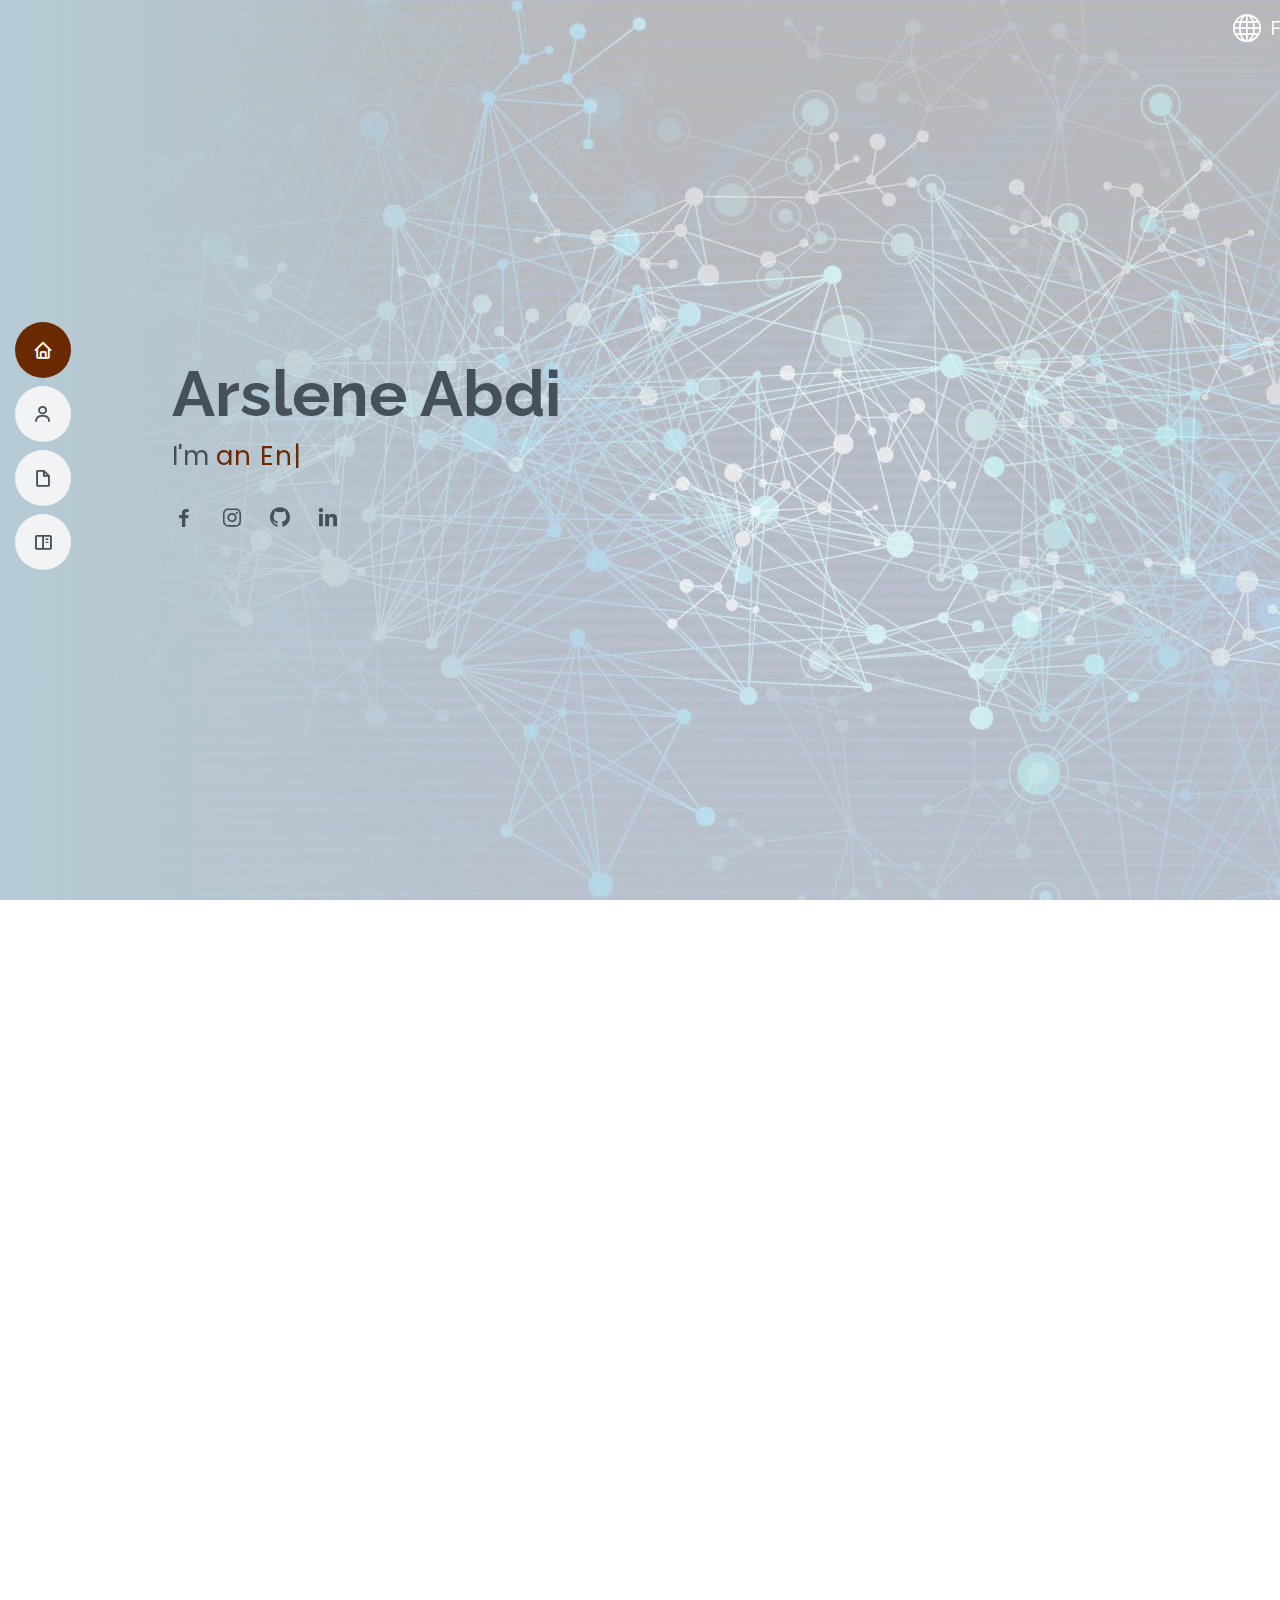
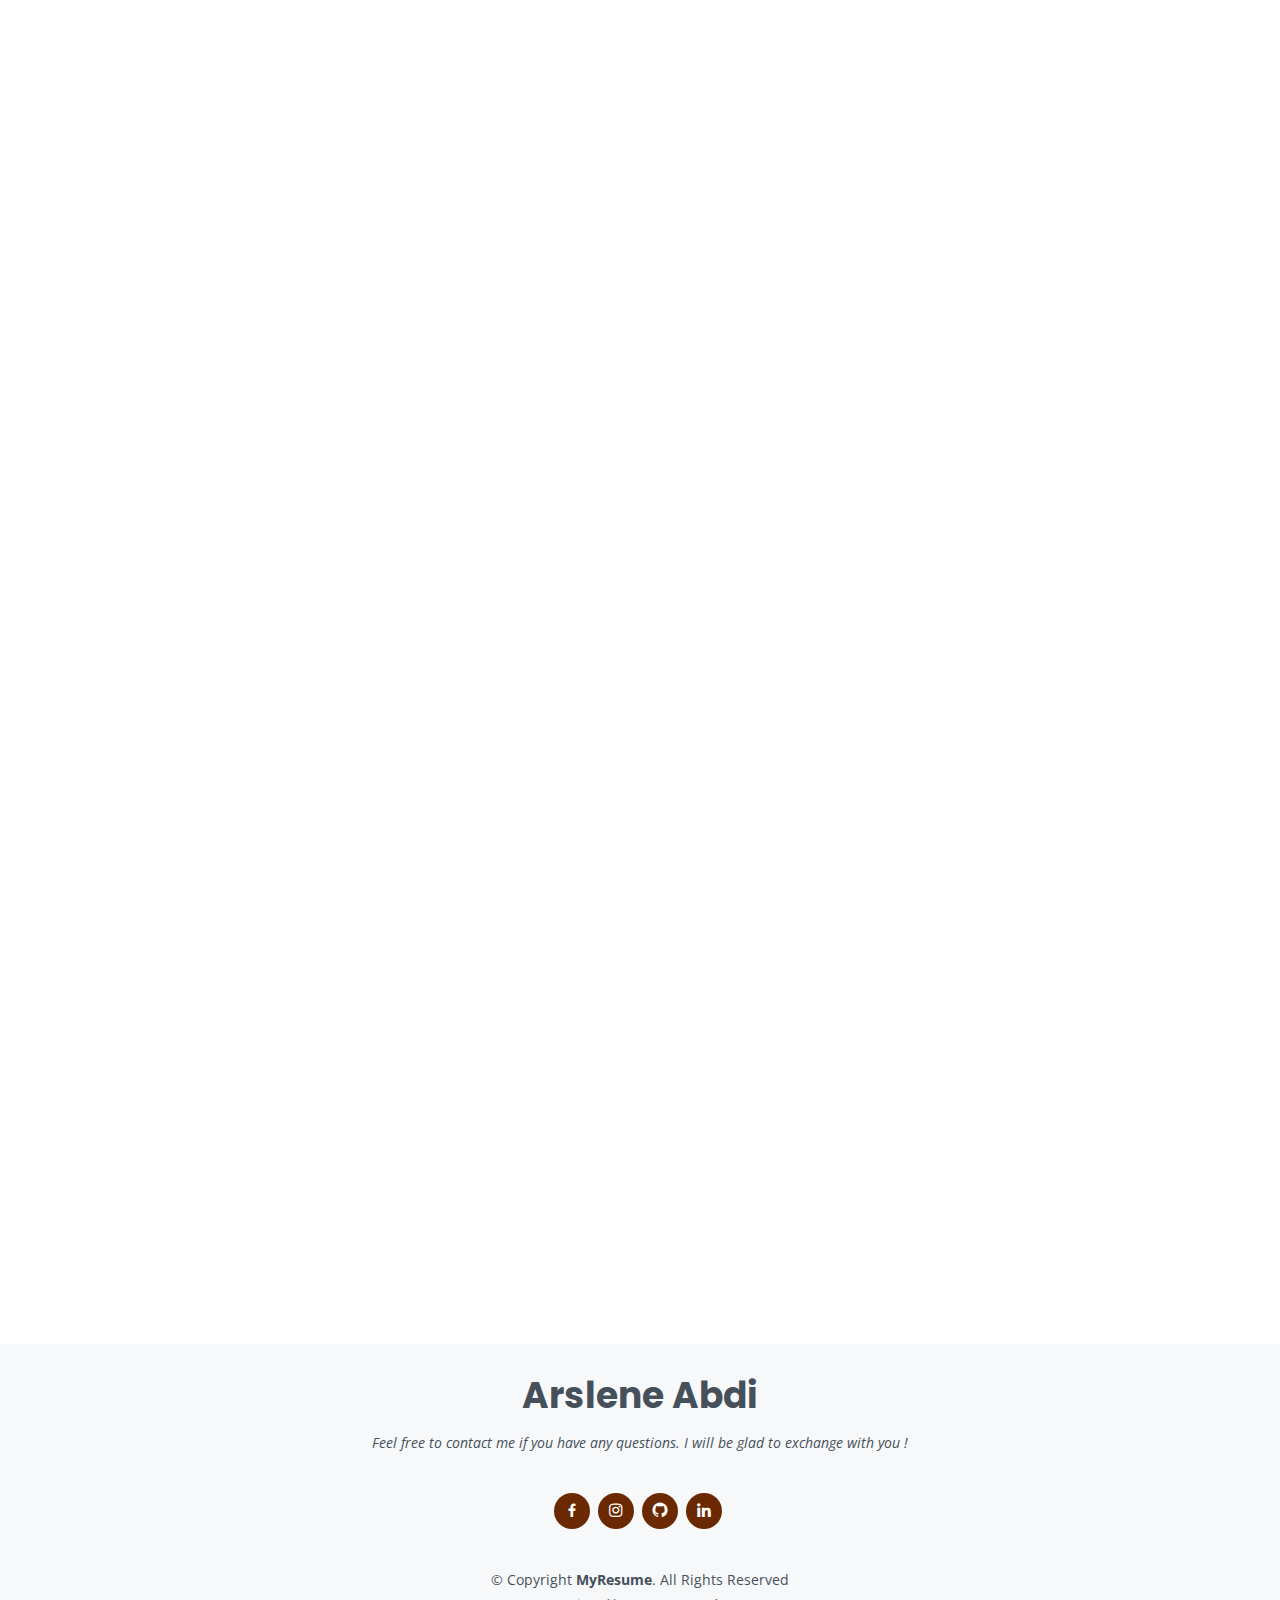
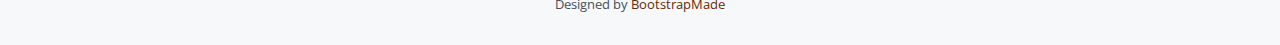
<file: acceuil-fr.html>
<!DOCTYPE html>
<html lang="en">

<head>
  <meta charset="utf-8">
  <meta content="width=device-width, initial-scale=1.0" name="viewport">

  <title>ArsleneAbdi</title>
  <meta content="" name="description">
  <meta content="" name="keywords">

  <!-- Favicons -->
  <link href="assets/img/icon.png" rel="icon">
  <link href="assets/img/icon.png" rel="apple-touch-icon">

  <!-- Google Fonts -->
  <link rel="stylesheet" href="https://cdn.jsdelivr.net/npm/bootstrap-icons@1.3.0/font/bootstrap-icons.css">
  <link
    href="https://fonts.googleapis.com/css?family=Open+Sans:300,300i,400,400i,600,600i,700,700i|Raleway:300,300i,400,400i,500,500i,600,600i,700,700i|Poppins:300,300i,400,400i,500,500i,600,600i,700,700i"
    rel="stylesheet">

  <!-- Vendor CSS Files -->
  <link href="assets/vendor/aos/aos.css" rel="stylesheet">
  <link href="assets/vendor/bootstrap/css/bootstrap.min.css" rel="stylesheet">
  <link href="assets/vendor/bootstrap-icons/bootstrap-icons.css" rel="stylesheet">
  <link href="assets/vendor/boxicons/css/boxicons.min.css" rel="stylesheet">
  <link href="assets/vendor/glightbox/css/glightbox.min.css" rel="stylesheet">
  <link href="assets/vendor/swiper/swiper-bundle.min.css" rel="stylesheet">


  <!-- Template Main CSS File -->
  <link href="assets/css/style.css" rel="stylesheet">


</head>

<body>

  <!-- ======= Mobile nav toggle button ======= -->
  <!-- <button type="button" class="mobile-nav-toggle d-xl-none"><i class="bi bi-list mobile-nav-toggle"></i></button> -->
  <i class="bi bi-list mobile-nav-toggle d-xl-none"></i>
  <!-- ======= Header ======= -->
  <header id="header" class="d-flex flex-column justify-content-center">
    
      <nav class="trans">
      
      <a href="acceuil-fr.html"><i
        class="bi bi-globe"></i><span>FR</span> </a>
      
      </nav>
    <nav id="navbar" class="navbar nav-menu">
      <ul>
        <li><a href="#hero" class="nav-link scrollto active"><i class="bx bx-home"></i> <span>Home</span></a></li>
        <li><a href="#about" class="nav-link scrollto"><i class="bx bx-user"></i> <span>About</span></a></li>
        <li><a href="#resume" class="nav-link scrollto"><i class="bx bx-file-blank"></i> <span>Resume</span></a></li>
        <li><a href="#portfolio" class="nav-link scrollto"><i class="bx bx-book-content"></i> <span>Portfolio</span></a>
        </li>
      </ul>
    </nav><!-- .nav-menu -->
    
  </header><!-- End Header -->
  <!-- ======= Hero Section ======= -->
  <section id="hero" class="d-flex flex-column justify-content-center">
      
    

    <div class="container" data-aos="zoom-in" data-aos-delay="100">

      <h1>Arslene Abdi</h1>
      <p>I'm <span class="typed" data-typed-items="an Engineering Student"></span></p>
      <div class="social-links">
        <a href="https://www.facebook.com/profile.php?id=100010658653363" class="facebook"><i class="bx bxl-facebook"></i></a>
        <a href="https://www.instagram.com/arslene.a/" target="_blank" class="instagram"><i
            class="bx bxl-instagram"></i></a>
        <a href="https://github.com/Abdi-Arslene" target="_blank" class="github"><i class="bx bxl-github"></i></a>
        <a href="https://www.linkedin.com/in/arslene-abdi/" target="_blank" class="linkedin"><i
            class="bx bxl-linkedin"></i></a>
      </div>
    </div>
  </section><!-- End Hero -->

  <main id="main">

    <!-- ======= About Section ======= -->
    <section id="about" class="about">
      <div class="container" data-aos="fade-up">

        <div class="section-title">
          <h2>About</h2>
          <p>I'm a student in an Engineering Master in Computer Science at ESILV, Paris. I chose this path to enrich my knowledge, learn and make the right decisions for my future.
          </p>
        </div>

        <div class="row">
          <div class="col-lg-3">
            <img src="assets/img/profil-img.jpg" class="img-fluid" alt="">
          </div>
          <div class="col-lg-8 pt-4 pt-lg-0 content">
            <h3>MEng Computer Science.</h3>
            <p class="font-italic">
              I aim to work in the insurance field where I will be able to show my
              educational background.
            </p>
            <div class="row">
              <div class="col-lg-6">
                <ul>
                  <li><i class="bi bi-chevron-right"></i> <strong>GitHub:</strong>
                    <span><a href="https://github.com/Abdi-Arslene">github.com/Abdi-Arslene</a></span>
                  </li>
                  <li><i class="bi bi-chevron-right"></i> <strong>City:</strong> <span><a href="https://www.google.com/maps/place/Paris/@48.85877,2.2069522,11z/data=!3m1!4b1!4m5!3m4!1s0x47e66e1f06e2b70f:0x40b82c3688c9460!8m2!3d48.856614!4d2.3522219">Paris, France</a></span></li>
                </ul>
              </div>

              <div class="col-lg-6">
                <ul>
                  <li><i class="bi bi-chevron-right"></i> <strong>LinkedIn:</strong>
                    <span><a href="https://www.linkedin.com/in/arslene-abdi/">linkedin.com/arslene-abdi</a></span>
                  </li>
                  <li><i class="bi bi-chevron-right"></i> <strong>Email:</strong> <span><a href="mailto::abdi_arslene@live.fr">abdi_arslene@live.fr</a></span>
                  </li>
                </ul>
              </div>
            </div>
            <p>
              Thanks to my involvement in various events and professional experiences, I have developed skills such as
              organisation, rigour, listening and service. Those experiences taught me the value of hardwork and the importance of
              trying new things. I believe that there is always something more to discover and that is what I'm trying
              to achieve.
            </p>
          </div>
        </div>

      </div>
    </section><!-- End About Section -->

    <!-- ======= Facts Section ======= -->
    <section id="facts" class="facts">
      <div class="container" data-aos="fade-up">

        <div class="section-title">
          <h2>Passions</h2>
          <p>These activities are what dictate my daily life. They allow me to free my mind and share my thoughts in a
            way that I could'nt with words. Combining all of them makes a perfect balance between teamworking,
            hardworking, self-learning and surpassing myself.</p>
        </div>

        <div class="row">

          <div class="col-lg-3 col-md-6">
            <div class="count-box">
              <i class="bx bx-run"></i>
              <span>Sports</span>
              <p>Badminton and sometimes doing weights. </p>
            </div>
          </div>

          <div class="col-lg-3 col-md-6 mt-5 mt-lg-0">
            <div class="count-box">
              <i class="bx bx-car"></i>
              <span>Cars</span>
              <p>Karting and going to drift events on track.</p>
            </div>
          </div>

          <div class="col-lg-3 col-md-6 mt-5 mt-lg-0">
            <div class="count-box">
              <i class="bx bxs-plane-alt"></i>
              <span>Travel</span>
              <p>Discovering new landscapes and cultures around the world.</p>
            </div>
          </div>

        </div>

      </div>
    

    <!-- ======= Resume Section ======= -->
    <section id="resume" class="resume">
      <div class="container" data-aos="fade-up">

        <div class="section-title">
          <h2>Resume</h2>
          <p>Through my education and my professional experiences, I try to broaden my horizons and explore all the
            possibilities that appear on my path. Studying abroad made me discover new cultures as well as new ways of
            working and learning. </p>
        </div>

        <div class="row">
          <div class="col-lg-6">
            <h3 class="resume-title">Summary</h3>
            <div class="resume-item pb-0">
              <h4>Arslene Abdi</h4>
              <!--<p><em>Engineer student in Computer Science. </em></p> -->
              <ul>
                <li>Paris, France</li>
                <li>Mail: <a href="mailto::abdi_arslene@live.fr">abdi_arslene@live.fr</a></li>
                <li>Phone: +33 7 68 40 51 33</li>
                <li>LinkedIn: <a href="https://www.linkedin.com/in/arslene-abdi/">linkedin.com/arslene-abdi</a></li>
              </ul>
            </div>

            <h3 class="resume-title">Education</h3>
            <div class="resume-item">
              <h4>Master of Engineering</h4>
              <h5>2020 - 2022</h5>
              <p><em>ESILV, La Défense, Paris</em></p>
              <p>Computer Science program.</p>
              <ul>
                <li>Courses: Machine Learning, Python for Data Analysis, Deep Learning and Neural Networks, Advanced Data Structure and Algorithms, NLP.</li>
                <li>Soft Skills courses: Teamwork, Spread out your creativity, Know how to sell your ideas, Be a player of change.</li>
              </ul>

            </div>
            <div class="resume-item">
              <h4>Master of Engineering</h4>
              <h5>2017 - 2020</h5>
              <p><em>Ecole Polytechnique Internationale privée, Tunis, Tunisia </em></p>
              <p>Computer Science program.</p>
              <ul>
                <li>Intergrated Preparatory cycle (HTML, CSS, Fundamentals of C Programming, Maths, Relational Databases)</li>
                <li>IRM (C++ Programming, SQL, Data Structure and Algorithms)</li>
              </ul>
            </div>
            <div class="resume-item">
              <h4>Skills</h4>
              <h5>Hard Skills</h5>
              <ul>
                <li><b>Data Science :</b> Pandas, Scikit-learn, TensorFlow, Keras, NLP</li>
                <li><b>SQL :</b> MySQL, PL/SQL</li>
                <li><b>NoSQL :</b> Elasticsearch, MongoDB, Neo4j</li>
                <li><b>Programming :</b> Python, C, C++, R, Javascript</li>
                <li><b>Web :</b> HTML, CSS, NodeJs</li>
                <li><b>Cloud :</b> Docker</li>
              </ul>

              <h5>Soft Skills</h5>
              <ul>
                <li>MBTI training</li>
                <li>Work and Life balance</li>
                <li>Team work</li>
              </ul>
            </div>

            <div class="resume-item">
              <h4>Certifications</h4>
              <ul>
                <li>TOEIC: B2</li>
                <li><a href="https://www.credly.com/badges/69381386-4a00-41f5-85c6-abd5298d91bf/public_url">Python for Data Science</a></li>
                <li><a href="https://www.credly.com/badges/ee9ef43b-7544-459a-b28f-49467678dafb/public_url">Data Analysis using Python</a></li>
                <li><a href="https://www.credly.com/badges/c706c226-e592-4870-9ab8-30dac022e9cc/public_url">Machine Learning with Python</a></li>
              </ul>

            </div>
            <div class="resume-item">
              <h4>Languages</h4>
              <ul>
                <li>English : Advanced</li>
                <li>French : Native</li>
                <li>Arabic : Beginer</li>  
              </ul>
            </div>

          </div>
          <div class="col-lg-6">
            <h3 class="resume-title">Professional Experience</h3>
            <div class="resume-item">
              <h4>Data Scientist Intern</h4>
              <h5>February 2022 - Present</h5>
              <p><em>Generali, Nantes, France </em></p>
              <ul>
                <li>Deliver monthly Excel reports and dashboards helping AXA employees in their daily works.</li>
                <li>Develop automatisation programs using VBA.</li>
              </ul>
            </div>
            <div class="resume-item">
              <h4>Project Manager</h4>
              <h5>September 2021 - January 2022</h5>
              <p><em>Nuage, Paris, France</em></p>
              <p>The objective of the project is to create a tool in order to predict churn date and to understand the reasons that push clients to churn in that date.</p>
              <ul>
                <li>Creating Models (Machine Learning, Deep Learning, Reinforcement Learning).</li>
                <li>Visual representation of the reasons pushing clients to churn (Interpretability).</li>
                <li>Implementation of the tool in a website (Flask).</li>
              </ul>
            </div>
            <div class="resume-item">
              <h4>Data Science academic project</h4>
              <h5>September 2020 - April 2021</h5>
              <p><em>Capgemini, Paris, France</em></p>
              <p>The objective of the project is to create a tool in order to visualize the performance of your insurance.</p>
              <ul>
                <li>Data collection (Selenium, BeautifulSoup).</li>
                <li>Topic Modeling (LDA): comments subject extraction.</li>
                <li>Visual Representation of key words (Word Cloud).</li>
                <li>Graphical representation of annual average scores by insurance and by year.</li>
                <li>Implementation of the tool in a website (Flask).</li>
              </ul>
            </div>

            <div class="resume-item">
              <h4>Machine Learning project</h4>
              <h5>November 2020 - January 2021</h5>
              <p><em>ESILV, Paris, France</em></p>
              <ul>
                <li>Making studies on dataset «skillcraft1» (Analysis).</li>
                <li>Implementation of a classification model and making an api using flask (Random Forest).</li>
              </ul>
            </div>
            <div class="resume-item">
              <h4>Kaggle Hackathon</h4>
              <h5>December 2020</h5>
              <p><em>ESILV, Paris, France</em></p>
              <ul>
                <li>Creating an AI Model capable of predicting the opinion of a Spotify listener on a music according to its musical history.</li>
              </ul>
            </div>
            <div class="resume-item">
              <h4>Data Scientist assistant Intern</h4>
              <h5>June 2020 - August 2020</h5>
              <p><em>Geeks Data Consulting, Tunis, Tunisia</em></p>
              <ul>
                <li>Retrieval and analysis of relevant data related to the company's production process (Data Collection, Machine Learning).</li>
              </ul>
            </div>
          </div>
        </div>

      </div>
    </section><!-- End Resume Section -->

    <!-- ======= Portfolio Section ======= -->
    <section id="portfolio" class="portfolio section-bg">
      <div class="container" data-aos="fade-up">

        <div class="section-title">
          <h2>Portfolio</h2>
          <p>Here you will find all my works, projects and creations. Topics will include sports analytics, photography
            and anything I find interesting.</p>
        </div>

        <div class="row">
          <div class="col-lg-12 d-flex justify-content-center" data-aos="fade-up" data-aos-delay="100">
            <ul id="portfolio-flters">
              <li data-filter="*" class="filter-active">All</li>
              <li data-filter=".filter-sports">Sports Analytics</li>
              <li data-filter=".filter-photo">Photography</li>
              <li data-filter=".filter-finance">Other</li>
            </ul>
          </div>
        </div>

        <div class="row portfolio-container" data-aos="fade-up" data-aos-delay="200">

          <div class="col-lg-4 col-md-6 portfolio-item filter-sports">
            <div class="portfolio-wrap">
              <img src="assets/img/portfolio/klopp/portfolio-klopp.jpg" class="img-fluid" alt="">
              <div class="portfolio-info">
                <h4>Jürgen Klopp</h4>
                <p>Sports Analytics</p>
                <div class="portfolio-links">
                  <a href="assets/img/portfolio/klopp/portfolio-klopp.jpg" data-gallery="portfolioGallery"
                    class="portfolio-lightbox" title="Liverpool's evolution with Jürgen Klopp."><i
                      class="bx bx-plus"></i></a>
                  <a href="popup/jurgen_klopp_popup.html" class="portfolio-details-lightbox"
                    data-glightbox="type: external" title="Portfolio Details"><i class="bx bx-link"></i></a>
                </div>
              </div>
            </div>
          </div>

          <div class="col-lg-4 col-md-6 portfolio-item filter-photo">
            <div class="portfolio-wrap">
              <img src="assets/img/portfolio/australia/portfolio-australia.jpg" class="img-fluid" alt="">
              <div class="portfolio-info">
                <h4>Australia</h4>
                <p>Photography</p>
                <div class="portfolio-links">
                  <a href="assets/img/portfolio/australia/portfolio-australia.jpg" data-gallery="portfolioGallery"
                    class="portfolio-lightbox" title="Half a year in Australia."><i class="bx bx-plus"></i></a>
                  <a href="popup/australia_popup.html" class="portfolio-details-lightbox"
                    data-glightbox="type: external" title="Portfolio Details"><i class="bx bx-link"></i></a>
                </div>
              </div>
            </div>
          </div>

          <div class="col-lg-4 col-md-6 portfolio-item filter-sports">
            <div class="portfolio-wrap">
              <img src="assets/img/portfolio/son/portfolio-son.jpg" class="img-fluid" alt="">
              <div class="portfolio-info">
                <h4>Son Heung-min</h4>
                <p>Sports Analytics</p>
                <div class="portfolio-links">
                  <a href="assets/img/portfolio/son/portfolio-son.jpg" data-gallery="portfolioGallery"
                    class="portfolio-lightbox" title="Is Son the best Asian player in history ?"><i
                      class="bx bx-plus"></i></a>
                  <a href="popup/son_popup.html" class="portfolio-details-lightbox" data-glightbox="type: external"
                    title="Portfolio Details"><i class="bx bx-link"></i></a>
                </div>
              </div>
            </div>
          </div>

          <div class="col-lg-4 col-md-6 portfolio-item filter-photo">
            <div class="portfolio-wrap">
              <img src="assets/img/portfolio/london/portfolio-london.jpg" class="img-fluid" alt="">
              <div class="portfolio-info">
                <h4>London</h4>
                <p>Photography</p>
                <div class="portfolio-links">
                  <a href="assets/img/portfolio/london/portfolio-london.jpg" data-gallery="portfolioGallery"
                    class="portfolio-lightbox" title="A week in London."><i class="bx bx-plus"></i></a>
                  <a href="popup/london_popup.html" class="portfolio-details-lightbox" data-glightbox="type: external"
                    title="Portfolio Details"><i class="bx bx-link"></i></a>
                </div>
              </div>
            </div>
          </div>

          <div class="col-lg-4 col-md-6 portfolio-item filter-photo">
            <div class="portfolio-wrap">
              <img src="assets/img/portfolio/paris/portfolio-paris.jpg" class="img-fluid" alt="">
              <div class="portfolio-info">
                <h4>Paris</h4>
                <p>Photography</p>
                <div class="portfolio-links">
                  <a href="assets/img/portfolio/paris/portfolio-paris.jpg" data-gallery="portfolioGallery"
                    class="portfolio-lightbox" title="A whole life in Paris."><i class="bx bx-plus"></i></a>
                  <a href="popup/paris_popup.html" class="portfolio-details-lightbox" data-glightbox="type: external"
                    title="Portfolio Details"><i class="bx bx-link"></i></a>
                </div>
              </div>
            </div>
          </div>

          <div class="col-lg-4 col-md-6 portfolio-item filter-sports">
            <div class="portfolio-wrap">
              <img src="assets/img/portfolio/butler/portfolio-butler.jpg" class="img-fluid" alt="">
              <div class="portfolio-info">
                <h4>Jimmy Butler</h4>
                <p>Sports Analytics</p>
                <div class="portfolio-links">
                  <a href="assets/img/portfolio/butler/portfolio-butler.jpg" data-gallery="portfolioGallery"
                    class="portfolio-lightbox" title="Jimmy Butler: a really good player."><i
                      class="bx bx-plus"></i></a>
                  <a href="popup/butler_popup.html" class="portfolio-details-lightbox" data-glightbox="type: external"
                    title="Portfolio Details"><i class="bx bx-link"></i></a>
                </div>
              </div>
            </div>
          </div>

        </div>

      </div>
    </section><!-- End Portfolio Section -->


    <!-- ======= Services Section ======= -->
    <!--
    <section id="services" class="services">
      <div class="container" data-aos="fade-up">

        <div class="section-title">
          <h2>Services</h2>
          <p>Magnam dolores commodi suscipit. Necessitatibus eius consequatur ex aliquid fuga eum quidem. Sit sint
            consectetur velit. Quisquam quos quisquam cupiditate. Et nemo qui impedit suscipit alias ea. Quia fugiat sit
            in iste officiis commodi quidem hic quas.</p>
        </div>

        <div class="row">

          <div class="col-lg-4 col-md-6 d-flex align-items-stretch" data-aos="zoom-in" data-aos-delay="100">
            <div class="icon-box iconbox-blue">
              <div class="icon">
                <svg width="100" height="100" viewBox="0 0 600 600" xmlns="http://www.w3.org/2000/svg">
                  <path stroke="none" stroke-width="0" fill="#f5f5f5"
                    d="M300,521.0016835830174C376.1290562159157,517.8887921683347,466.0731472004068,529.7835943286574,510.70327084640275,468.03025145048787C554.3714126377745,407.6079735673963,508.03601936045806,328.9844924480964,491.2728898941984,256.3432110539036C474.5976632858925,184.082847569629,479.9380746630129,96.60480741107993,416.23090153303,58.64404602377083C348.86323505073057,18.502131276798302,261.93793281208167,40.57373210992963,193.5410806939664,78.93577620505333C130.42746243093433,114.334589627462,98.30271207620316,179.96522072025542,76.75703585869454,249.04625023123273C51.97151888228291,328.5150500222984,13.704378332031375,421.85034740162234,66.52175969318436,486.19268352777647C119.04800174914682,550.1803526380478,217.28368757567262,524.383925680826,300,521.0016835830174">
                  </path>
                </svg>
                <i class="bx bxl-dribbble"></i>
              </div>
              <h4><a href="">Lorem Ipsum</a></h4>
              <p>Voluptatum deleniti atque corrupti quos dolores et quas molestias excepturi</p>
            </div>
          </div>

          <div class="col-lg-4 col-md-6 d-flex align-items-stretch mt-4 mt-md-0" data-aos="zoom-in"
            data-aos-delay="200">
            <div class="icon-box iconbox-orange ">
              <div class="icon">
                <svg width="100" height="100" viewBox="0 0 600 600" xmlns="http://www.w3.org/2000/svg">
                  <path stroke="none" stroke-width="0" fill="#f5f5f5"
                    d="M300,582.0697525312426C382.5290701553225,586.8405444964366,449.9789794690241,525.3245884688669,502.5850820975895,461.55621195738473C556.606425686781,396.0723002908107,615.8543463187945,314.28637112970534,586.6730223649479,234.56875336149918C558.9533121215079,158.8439757836574,454.9685369536778,164.00468322053177,381.49747125262974,130.76875717737553C312.15926192815925,99.40240125094834,248.97055460311594,18.661163978235184,179.8680185752513,50.54337015887873C110.5421016452524,82.52863877960104,119.82277516462835,180.83849132639028,109.12597500060166,256.43424936330496C100.08760227029461,320.3096726198365,92.17705696193138,384.0621239912766,124.79988738764834,439.7174275375508C164.83382741302287,508.01625554203684,220.96474134820875,577.5009287672846,300,582.0697525312426">
                  </path>
                </svg>
                <i class="bx bx-file"></i>
              </div>
              <h4><a href="">Sed Perspiciatis</a></h4>
              <p>Duis aute irure dolor in reprehenderit in voluptate velit esse cillum dolore</p>
            </div>
          </div>

          <div class="col-lg-4 col-md-6 d-flex align-items-stretch mt-4 mt-lg-0" data-aos="zoom-in"
            data-aos-delay="300">
            <div class="icon-box iconbox-pink">
              <div class="icon">
                <svg width="100" height="100" viewBox="0 0 600 600" xmlns="http://www.w3.org/2000/svg">
                  <path stroke="none" stroke-width="0" fill="#f5f5f5"
                    d="M300,541.5067337569781C382.14930387511276,545.0595476570109,479.8736841581634,548.3450877840088,526.4010558755058,480.5488172755941C571.5218469581645,414.80211281144784,517.5187510058486,332.0715597781072,496.52539010469104,255.14436215662573C477.37192572678356,184.95920475031193,473.57363656557914,105.61284051026155,413.0603344069578,65.22779650032875C343.27470386102294,18.654635553484475,251.2091493199835,5.337323636656869,175.0934190732945,40.62881213300186C97.87086631185822,76.43348514350839,51.98124368387456,156.15599469081315,36.44837278890362,239.84606092416172C21.716077023791087,319.22268207091537,43.775223500013084,401.1760424656574,96.891909868211,461.97329694683043C147.22146801428983,519.5804099606455,223.5754009179313,538.201503339737,300,541.5067337569781">
                  </path>
                </svg>
                <i class="bx bx-tachometer"></i>
              </div>
              <h4><a href="">Magni Dolores</a></h4>
              <p>Excepteur sint occaecat cupidatat non proident, sunt in culpa qui officia</p>
            </div>
          </div>

          <div class="col-lg-4 col-md-6 d-flex align-items-stretch mt-4" data-aos="zoom-in" data-aos-delay="100">
            <div class="icon-box iconbox-yellow">
              <div class="icon">
                <svg width="100" height="100" viewBox="0 0 600 600" xmlns="http://www.w3.org/2000/svg">
                  <path stroke="none" stroke-width="0" fill="#f5f5f5"
                    d="M300,503.46388370962813C374.79870501325706,506.71871716319447,464.8034551963731,527.1746412648533,510.4981551193396,467.86667711651364C555.9287308511215,408.9015244558933,512.6030010748507,327.5744911775523,490.211057578863,256.5855673507754C471.097692560561,195.9906835881958,447.69079081568157,138.11976852964426,395.19560036434837,102.3242989838813C329.3053358748298,57.3949838291264,248.02791733380457,8.279543830951368,175.87071277845988,42.242879143198664C103.41431057327972,76.34704239035025,93.79494320519305,170.9812938413882,81.28167332365135,250.07896920659033C70.17666984294237,320.27484674793965,64.84698225790005,396.69656628748305,111.28512138212992,450.4950937839243C156.20124167950087,502.5303643271138,231.32542653798444,500.4755392045468,300,503.46388370962813">
                  </path>
                </svg>
                <i class="bx bx-layer"></i>
              </div>
              <h4><a href="">Nemo Enim</a></h4>
              <p>At vero eos et accusamus et iusto odio dignissimos ducimus qui blanditiis</p>
            </div>
          </div>

          <div class="col-lg-4 col-md-6 d-flex align-items-stretch mt-4" data-aos="zoom-in" data-aos-delay="200">
            <div class="icon-box iconbox-red">
              <div class="icon">
                <svg width="100" height="100" viewBox="0 0 600 600" xmlns="http://www.w3.org/2000/svg">
                  <path stroke="none" stroke-width="0" fill="#f5f5f5"
                    d="M300,532.3542879108572C369.38199826031484,532.3153073249985,429.10787420159085,491.63046689027357,474.5244479745417,439.17860296908856C522.8885846962883,383.3225815378663,569.1668002868075,314.3205725914397,550.7432151929288,242.7694973846089C532.6665558377875,172.5657663291529,456.2379748765914,142.6223662098291,390.3689995646985,112.34683881706744C326.66090330228417,83.06452184765237,258.84405631176094,53.51806209861945,193.32584062364296,78.48882559362697C121.61183558270385,105.82097193414197,62.805066853699245,167.19869350419734,48.57481801355237,242.6138429142374C34.843463184063346,315.3850353017275,76.69343916112496,383.4422959591041,125.22947124332185,439.3748458443577C170.7312796277747,491.8107796887764,230.57421082200815,532.3932930995766,300,532.3542879108572">
                  </path>
                </svg>
                <i class="bx bx-slideshow"></i>
              </div>
              <h4><a href="">Dele Cardo</a></h4>
              <p>Quis consequatur saepe eligendi voluptatem consequatur dolor consequuntur</p>
            </div>
          </div>

          <div class="col-lg-4 col-md-6 d-flex align-items-stretch mt-4" data-aos="zoom-in" data-aos-delay="300">
            <div class="icon-box iconbox-teal">
              <div class="icon">
                <svg width="100" height="100" viewBox="0 0 600 600" xmlns="http://www.w3.org/2000/svg">
                  <path stroke="none" stroke-width="0" fill="#f5f5f5"
                    d="M300,566.797414625762C385.7384707136149,576.1784315230908,478.7894351017131,552.8928747891023,531.9192734346935,484.94944893311C584.6109503024035,417.5663521118492,582.489472248146,322.67544863468447,553.9536738515405,242.03673114598146C529.1557734026468,171.96086150256528,465.24506316201064,127.66468636344209,395.9583748389544,100.7403814666027C334.2173773831606,76.7482773500951,269.4350130405921,84.62216499799875,207.1952322260088,107.2889140133804C132.92018162631612,134.33871894543012,41.79353780512637,160.00259165414826,22.644507872594943,236.69541883565114C3.319112789854554,314.0945973066697,72.72355303640163,379.243833228382,124.04198916343866,440.3218312028393C172.9286146004772,498.5055451809895,224.45579914871206,558.5317968840102,300,566.797414625762">
                  </path>
                </svg>
                <i class="bx bx-arch"></i>
              </div>
              <h4><a href="">Divera Don</a></h4>
              <p>Modi nostrum vel laborum. Porro fugit error sit minus sapiente sit aspernatur</p>
            </div>
          </div>

        </div>

      </div>
    -->
    </section><!-- End Services Section -->


    <!-- ======= Testimonials Section ======= -->
    <!--
    <section id="testimonials" class="testimonials section-bg">
      <div class="container" data-aos="fade-up">

        <div class="section-title">
          <h2>Testimonials</h2>
        </div>

        <div class="testimonials-slider swiper-container" data-aos="fade-up" data-aos-delay="100">
          <div class="swiper-wrapper">

            <div class="swiper-slide">
              <div class="testimonial-item">
                <img src="assets/img/testimonials/testimonials-1.jpg" class="testimonial-img" alt="">
                <h3>Saul Goodman</h3>
                <h4>Ceo &amp; Founder</h4>
                <p>
                  <i class="bx bxs-quote-alt-left quote-icon-left"></i>
                  Proin iaculis purus consequat sem cure digni ssim donec porttitora entum suscipit rhoncus. Accusantium
                  quam, ultricies eget id, aliquam eget nibh et. Maecen aliquam, risus at semper.
                  <i class="bx bxs-quote-alt-right quote-icon-right"></i>
                </p>
              </div>
            -->
    </div> <!-- End testimonial item -->

    <!--
            <div class="swiper-slide">
              <div class="testimonial-item">
                <img src="assets/img/testimonials/testimonials-2.jpg" class="testimonial-img" alt="">
                <h3>Sara Wilsson</h3>
                <h4>Designer</h4>
                <p>
                  <i class="bx bxs-quote-alt-left quote-icon-left"></i>
                  Export tempor illum tamen malis malis eram quae irure esse labore quem cillum quid cillum eram malis
                  quorum velit fore eram velit sunt aliqua noster fugiat irure amet legam anim culpa.
                  <i class="bx bxs-quote-alt-right quote-icon-right"></i>
                </p>
              </div>
            

            </div>
            -->
    <!-- End testimonial item -->

    <!--
            <div class="swiper-slide">
              <div class="testimonial-item">
                <img src="assets/img/testimonials/testimonials-3.jpg" class="testimonial-img" alt="">
                <h3>Jena Karlis</h3>
                <h4>Store Owner</h4>
                <p>
                  <i class="bx bxs-quote-alt-left quote-icon-left"></i>
                  Enim nisi quem export duis labore cillum quae magna enim sint quorum nulla quem veniam duis minim
                  tempor labore quem eram duis noster aute amet eram fore quis sint minim.
                  <i class="bx bxs-quote-alt-right quote-icon-right"></i>
                </p>
              </div>
            </div>
            -->
    <!-- End testimonial item -->

    <!--
            <div class="swiper-slide">
              <div class="testimonial-item">
                <img src="assets/img/testimonials/testimonials-4.jpg" class="testimonial-img" alt="">
                <h3>Matt Brandon</h3>
                <h4>Freelancer</h4>
                <p>
                  <i class="bx bxs-quote-alt-left quote-icon-left"></i>
                  Fugiat enim eram quae cillum dolore dolor amet nulla culpa multos export minim fugiat minim velit
                  minim dolor enim duis veniam ipsum anim magna sunt elit fore quem dolore labore illum veniam.
                  <i class="bx bxs-quote-alt-right quote-icon-right"></i>
                </p>
              </div>
            </div>
            -->
    <!-- End testimonial item -->

    <!--
            <div class="swiper-slide">
              <div class="testimonial-item">
                <img src="assets/img/testimonials/testimonials-5.jpg" class="testimonial-img" alt="">
                <h3>John Larson</h3>
                <h4>Entrepreneur</h4>
                <p>
                  <i class="bx bxs-quote-alt-left quote-icon-left"></i>
                  Quis quorum aliqua sint quem legam fore sunt eram irure aliqua veniam tempor noster veniam enim culpa
                  labore duis sunt culpa nulla illum cillum fugiat legam esse veniam culpa fore nisi cillum quid.
                  <i class="bx bxs-quote-alt-right quote-icon-right"></i>
                </p>
              </div>
            </div>
            -->
    <!-- End testimonial item -->

    <!--
          </div>
          <div class="swiper-pagination"></div>
        </div>

      </div>
    </section>
    -->
    <!-- End Testimonials Section -->


    <!-- ======= Contact Section ======= -->
    <!--
    <section id="contact" class="contact">
      <div class="container" data-aos="fade-up">

        <div class="section-title">
          <h2>Contact</h2>
        </div>

        <div class="row mt-1">

          <div class="col-lg-4">
            <div class="info">
              <div class="address">
                <i class="bi bi-geo-alt"></i>
                <h4>Location:</h4>
                <p>Paris, France</p>
              </div>

              <div class="email">
                <i class="bi bi-envelope"></i>
                <h4>Email:</h4>
                <p>jackykuoch@gmail.com</p>
              </div>

              <div class="phone">
                <i class="bi bi-phone"></i>
                <h4>Call:</h4>
                <p>+33 6 95 65 47 68</p>
              </div>

            </div>

          </div>

          <div class="col-lg-8 mt-5 mt-lg-0">

            <form action="forms/contact.php" method="post" role="form" class="php-email-form">
              <div class="row">
                <div class="col-md-6 form-group">
                  <input type="text" name="name" class="form-control" id="name" placeholder="Your Name" required>
                </div>
                <div class="col-md-6 form-group mt-3 mt-md-0">
                  <input type="email" class="form-control" name="email" id="email" placeholder="Your Email" required>
                </div>
              </div>
              <div class="form-group mt-3">
                <input type="text" class="form-control" name="subject" id="subject" placeholder="Subject" required>
              </div>
              <div class="form-group mt-3">
                <textarea class="form-control" name="message" rows="5" placeholder="Message" required></textarea>
              </div>
              <div class="my-3">
                <div class="loading">Loading</div>
                <div class="error-message"></div>
                <div class="sent-message">Your message has been sent. Thank you!</div>
              </div>
              <div class="text-center"><button type="submit">Send Message</button></div>
            </form>

          </div>

        </div>

      </div>
    </section>-->
    <!-- End Contact Section -->


  </main><!-- End #main -->

  <!-- ======= Footer ======= -->
  <footer id="footer">
    <div class="container">
      <h3>Arslene Abdi</h3>
      <p>Feel free to contact me if you have any questions. I will be glad to exchange with you !</p>
      <div class="social-links">
        <a href="https://www.facebook.com/profile.php?id=100010658653363" class="facebook"><i class="bx bxl-facebook"></i></a>
        <a href="https://www.instagram.com/arslene.a/" target="_blank" class="instagram"><i
            class="bx bxl-instagram"></i></a>
        <a href="https://github.com/Abdi-Arslene" target="_blank" class="github"><i class="bx bxl-github"></i></a>
        <a href="https://www.linkedin.com/in/arslene-abdi/" target="_blank" class="linkedin"><i
            class="bx bxl-linkedin"></i></a>
      </div>
      <div class="copyright">
        &copy; Copyright <strong><span>MyResume</span></strong>. All Rights Reserved
      </div>
      <div class="credits">
        <!-- All the links in the footer should remain intact. -->
        <!-- You can delete the links only if you purchased the pro version. -->
        <!-- Licensing information: [license-url] -->
        <!-- Purchase the pro version with working PHP/AJAX contact form: https://bootstrapmade.com/free-html-bootstrap-template-my-resume/ -->
        Designed by <a href="https://bootstrapmade.com/">BootstrapMade</a>
      </div>
    </div>
  </footer><!-- End Footer -->
  <div id="preloader"></div>
  <a href="#" class="back-to-top d-flex align-items-center justify-content-center"><i
      class="bi bi-arrow-up-short"></i></a>
      
      
  <!-- Vendor JS Files -->
  <script src="assets/vendor/aos/aos.js"></script>
  <script src="assets/vendor/bootstrap/js/bootstrap.bundle.min.js"></script>
  <script src="assets/vendor/glightbox/js/glightbox.min.js"></script>
  <script src="assets/vendor/isotope-layout/isotope.pkgd.min.js"></script>
  <script src="assets/vendor/php-email-form/validate.js"></script>
  <script src="assets/vendor/purecounter/purecounter.js"></script>
  <script src="assets/vendor/swiper/swiper-bundle.min.js"></script>
  <script src="assets/vendor/typed.js/typed.min.js"></script>
  <script src="assets/vendor/waypoints/noframework.waypoints.js"></script>

  <!-- Template Main JS File -->
  <script src="assets/js/main.js"></script>

</body>

</html>
</file>
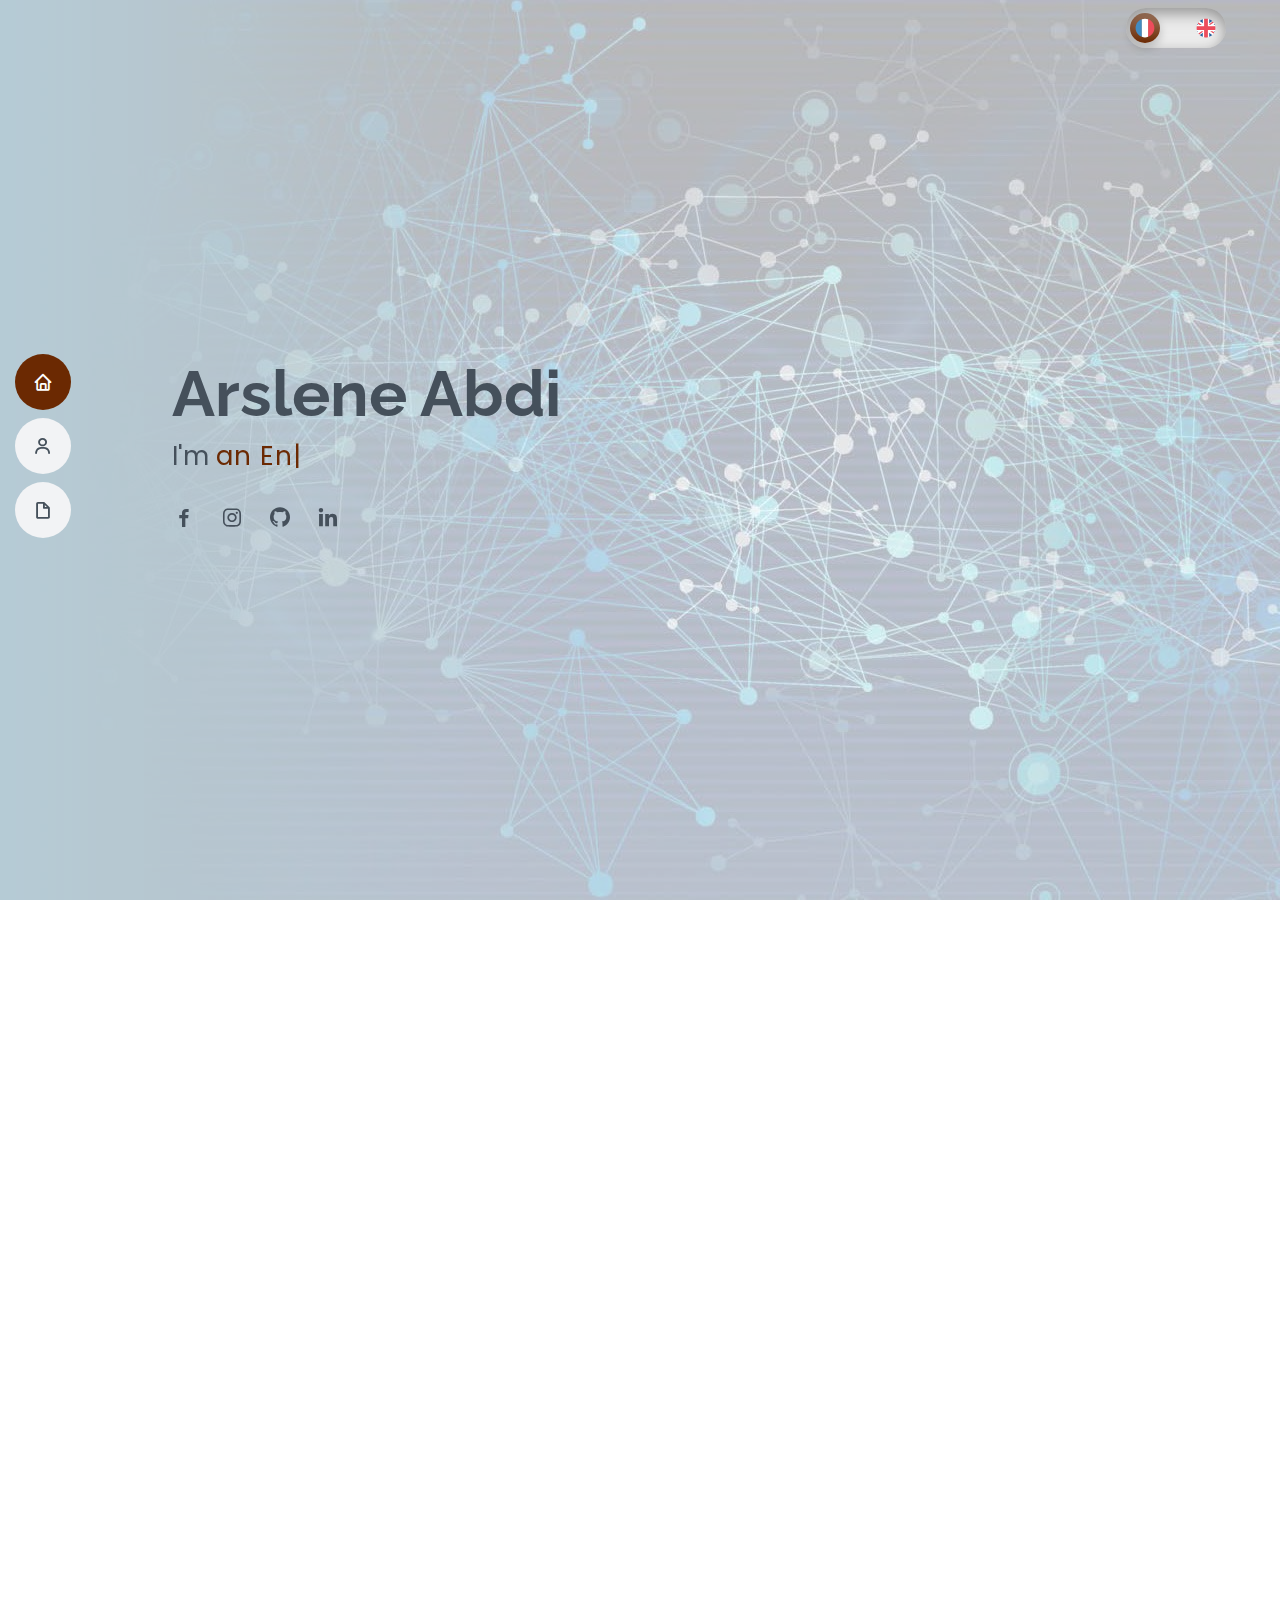
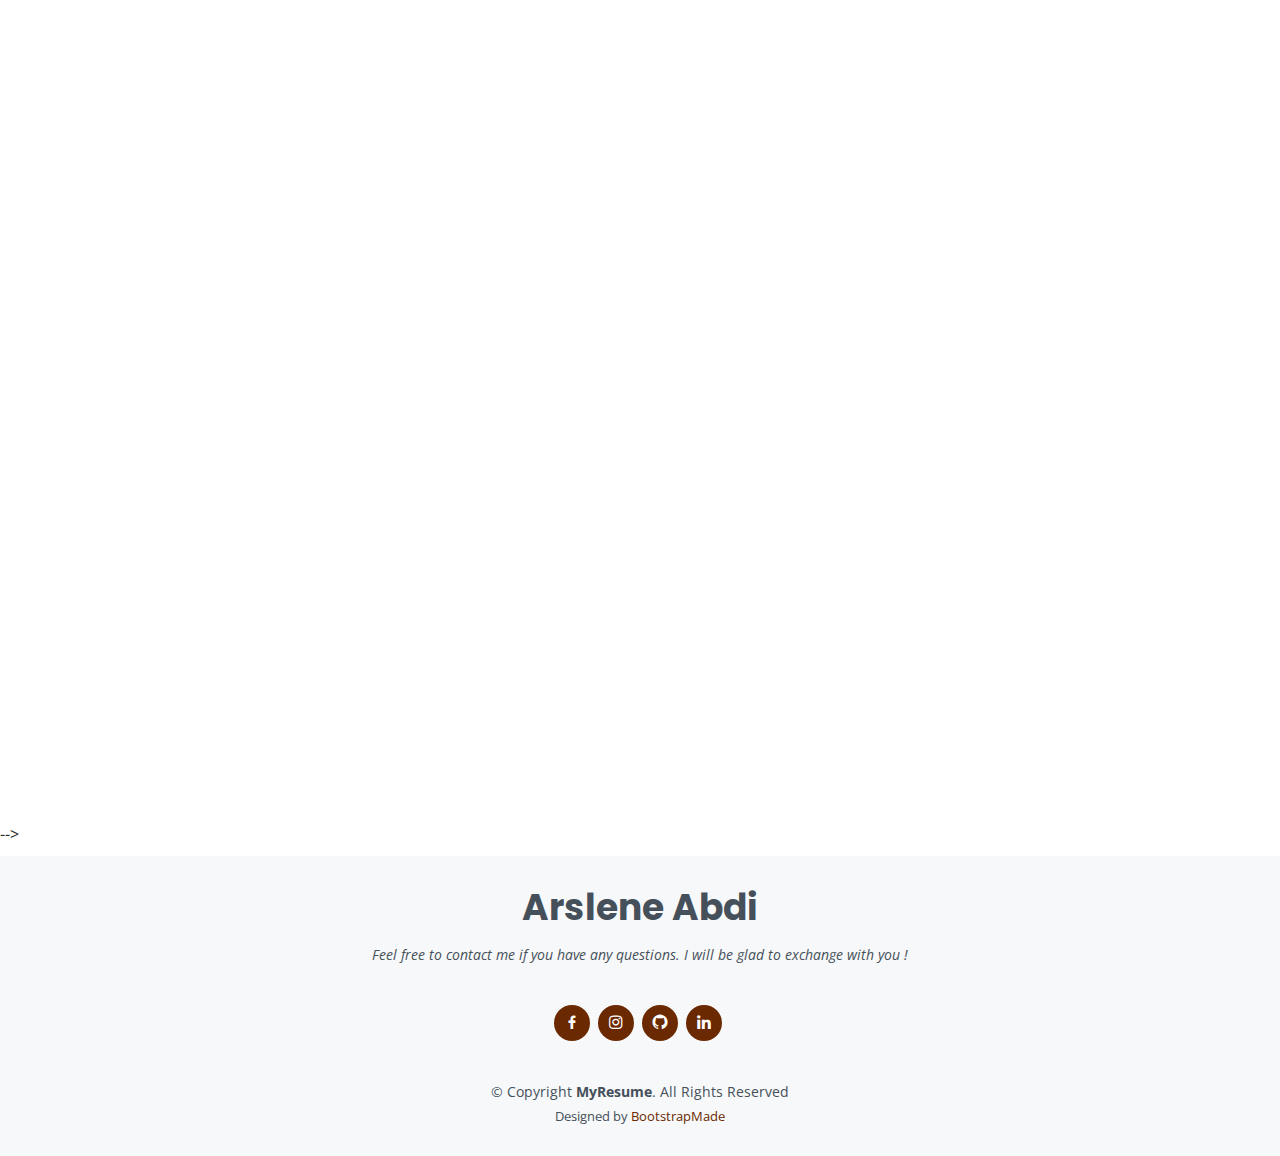
<file: acceuil.html>
<!DOCTYPE html>
<html lang="en">

<head>
  <meta charset="utf-8">
  <meta content="width=device-width, initial-scale=1.0" name="viewport">

  <title>ArsleneAbdi</title>
  <meta content="" name="description">
  <meta content="" name="keywords">

  <!-- Favicons -->
  <link href="assets/img/icon.png" rel="icon">
  <link href="assets/img/icon.png" rel="apple-touch-icon">

  <!-- Google Fonts -->
  <link rel="stylesheet" href="https://cdn.jsdelivr.net/npm/bootstrap-icons@1.3.0/font/bootstrap-icons.css">
  <link
    href="https://fonts.googleapis.com/css?family=Open+Sans:300,300i,400,400i,600,600i,700,700i|Raleway:300,300i,400,400i,500,500i,600,600i,700,700i|Poppins:300,300i,400,400i,500,500i,600,600i,700,700i"
    rel="stylesheet">

  <!-- Vendor CSS Files -->
  <link href="assets/vendor/aos/aos.css" rel="stylesheet">
  <link href="assets/vendor/bootstrap/css/bootstrap.min.css" rel="stylesheet">
  <link href="assets/vendor/bootstrap-icons/bootstrap-icons.css" rel="stylesheet">
  <link href="assets/vendor/boxicons/css/boxicons.min.css" rel="stylesheet">
  <link href="assets/vendor/glightbox/css/glightbox.min.css" rel="stylesheet">
  <link href="assets/vendor/swiper/swiper-bundle.min.css" rel="stylesheet">


  <!-- Template Main CSS File -->
  <link href="assets/css/style.css" rel="stylesheet">


</head>

<body>

  <!-- ======= Mobile nav toggle button ======= -->
  <!-- <button type="button" class="mobile-nav-toggle d-xl-none"><i class="bi bi-list mobile-nav-toggle"></i></button> -->
  <i class="bi bi-list mobile-nav-toggle d-xl-none"></i>
  <!-- ======= Header ======= -->
  <header id="header" class="d-flex flex-column justify-content-center">
    
      <nav class="trans">
      
          <input type="checkbox" id="language-toggle"/>
          <label for="language-toggle">
            <svg width="64px" height="64px" viewBox="0 0 64 64" xmlns="http://www.w3.org/2000/svg" xmlns:xlink="http://www.w3.org/1999/xlink" aria-hidden="true" role="img" class="iconify iconify--emojione fr" preserveAspectRatio="xMidYMid meet" fill="#000000"><g id="SVGRepo_bgCarrier" stroke-width="0"></g><g id="SVGRepo_tracerCarrier" stroke-linecap="round" stroke-linejoin="round"></g><g id="SVGRepo_iconCarrier"><path d="M1.9 32c0 13.1 8.4 24.2 20 28.3V3.7C10.3 7.8 1.9 18.9 1.9 32z" fill="#428bc1"></path><path d="M61.9 32c0-13.1-8.3-24.2-20-28.3v56.6c11.7-4.1 20-15.2 20-28.3" fill="#ed4c5c"></path><path d="M21.9 60.3c3.1 1.1 6.5 1.7 10 1.7s6.9-.6 10-1.7V3.7C38.8 2.6 35.5 2 31.9 2s-6.9.6-10 1.7v56.6" fill="#ffffff"></path></g></svg>

            <svg width="64px" height="64px" viewBox="0 0 64 64" xmlns="http://www.w3.org/2000/svg" xmlns:xlink="http://www.w3.org/1999/xlink" aria-hidden="true" role="img" class="iconify iconify--emojione en" preserveAspectRatio="xMidYMid meet" fill="#000000"><g id="SVGRepo_bgCarrier" stroke-width="0"></g><g id="SVGRepo_tracerCarrier" stroke-linecap="round" stroke-linejoin="round"></g><g id="SVGRepo_iconCarrier"> <g fill="#2a5f9e"> <path d="M22 60.3V46.5l-10.3 7.6c2.9 2.7 6.4 4.8 10.3 6.2"> </path> <path d="M42 60.3c3.9-1.4 7.4-3.5 10.3-6.2L42 46.4v13.9"> </path> <path d="M3.7 42c.3 1 .7 1.9 1.2 2.9L8.8 42H3.7"> </path> <path d="M55.2 42l3.9 2.9c.4-.9.8-1.9 1.2-2.9h-5.1"> </path> </g> <g fill="#ffffff"> <path d="M23.5 38H2.6c.3 1.4.7 2.7 1.1 4h5.1l-3.9 2.9c.8 1.7 1.7 3.2 2.8 4.7L18 42h4v2l-11.7 8.6l1.4 1.4L22 46.5v13.8c1.3.5 2.6.8 4 1.1V38h-2.5"> </path> <path d="M61.4 38H38v23.4c1.4-.3 2.7-.7 4-1.1V46.5L52.3 54c1.4-1.3 2.6-2.7 3.8-4.2L45.4 42h6.8l6.1 4.5c.3-.5.6-1.1.8-1.6L55.2 42h5.1c.4-1.3.8-2.6 1.1-4"> </path> </g> <g fill="#ed4c5c"> <path d="M7.7 49.6c.8 1.1 1.6 2.1 2.5 3.1L22 44.1v-2h-4L7.7 49.6"> </path> <path d="M45.5 42l10.7 7.8c.4-.5.7-1 1.1-1.5c.1-.1.1-.2.2-.2c.3-.5.7-1.1 1-1.6L52.2 42h-6.7"> </path> </g> <g fill="#2a5f9e"> <path d="M42 3.7v13.8l10.3-7.6C49.4 7.2 45.9 5.1 42 3.7"> </path> <path d="M22 3.7c-3.9 1.4-7.4 3.5-10.3 6.2L22 17.6V3.7"> </path> <path d="M60.3 22c-.3-1-.7-1.9-1.2-2.9L55.2 22h5.1"> </path> <path d="M8.8 22l-3.9-2.9c-.4 1-.8 1.9-1.2 2.9h5.1"> </path> </g> <g fill="#ffffff"> <path d="M40.5 26h20.8c-.3-1.4-.7-2.7-1.1-4h-5.1l3.9-2.9c-.8-1.7-1.7-3.2-2.8-4.7L46 22h-4v-2l11.7-8.6l-1.4-1.4L42 17.5V3.7c-1.3-.5-2.6-.8-4-1.1V26h2.5"> </path> <path d="M2.6 26H26V2.6c-1.4.3-2.7.7-4 1.1v13.8L11.7 10c-1.4 1.3-2.6 2.7-3.8 4.2L18.6 22h-6.8l-6.1-4.5c-.3.5-.6 1.1-.8 1.6L8.8 22H3.7c-.4 1.3-.8 2.6-1.1 4"> </path> </g> <g fill="#ed4c5c"> <path d="M56.3 14.4c-.8-1.1-1.6-2.1-2.5-3.1L42 19.9v2h4l10.3-7.5"> </path> <path d="M18.5 22L7.9 14.2c-.4.5-.7 1-1.1 1.5c-.1.1-.1.2-.2.2c-.3.5-.7 1.1-1 1.6l6.1 4.5h6.8"> </path> <path d="M61.4 26H38V2.6c-1.9-.4-3.9-.6-6-.6s-4.1.2-6 .6V26H2.6c-.4 1.9-.6 3.9-.6 6s.2 4.1.6 6H26v23.4c1.9.4 3.9.6 6 .6s4.1-.2 6-.6V38h23.4c.4-1.9.6-3.9.6-6s-.2-4.1-.6-6"> </path> </g> </g></svg>
          </label>

      <!-- <script>
document.getElementById('language-toggle').addEventListener('change', function() {
  if (this.checked) {
    window.location.href = 'acceuil.html'; // Change to the desired page URL
  } else {
    window.location.href = 'acceuil-fr.html'; // Change to the desired page URL
  }
});
</script> -->
      
      </nav>
    <nav id="navbar" class="navbar nav-menu">
      <ul>
        <li><a href="#hero" class="nav-link scrollto active"><i class="bx bx-home"></i> <span>Home</span></a></li>
        <li><a href="#about" class="nav-link scrollto"><i class="bx bx-user"></i> <span>About</span></a></li>
        <li><a href="#resume" class="nav-link scrollto"><i class="bx bx-file-blank"></i> <span>Resume</span></a></li>
        <!-- <li><a href="#portfolio" class="nav-link scrollto"><i class="bx bx-book-content"></i> <span>Portfolio</span></a> -->
        </li>
      </ul>
    </nav><!-- .nav-menu -->
    
  </header><!-- End Header -->

  <!-- ======= Hero Section ======= -->
  <section id="hero" class="d-flex flex-column justify-content-center">
      
    

    <div class="container" data-aos="zoom-in" data-aos-delay="100">

      <h1>Arslene Abdi</h1>
      <p>I'm <span class="typed" data-typed-items="an Engineering Student"></span></p>
      <div class="social-links">
        <a href="https://www.facebook.com/profile.php?id=100010658653363" class="facebook"><i class="bx bxl-facebook"></i></a>
        <a href="https://www.instagram.com/arslene.a/" target="_blank" class="instagram"><i
            class="bx bxl-instagram"></i></a>
        <a href="https://github.com/Abdi-Arslene" target="_blank" class="github"><i class="bx bxl-github"></i></a>
        <a href="https://www.linkedin.com/in/arslene-abdi/" target="_blank" class="linkedin"><i
            class="bx bxl-linkedin"></i></a>
      </div>
    </div>
  </section><!-- End Hero -->

  
    <!-- ======= About Section ======= -->
    <section id="about" class="about">
      <div class="container" data-aos="fade-up">

        <div class="section-title">
          <h2>About</h2>
          <p>I'm an Engineering Master in Computer Science graduated from ESILV, Paris. I chose this path to enrich my knowledge, learn and make the right decisions for my future.
          </p>
        </div>

        <div class="row">
          <div class="col-lg-3">
            <img src="assets/img/profil-img.jpg" class="img-fluid" alt="">
          </div>
          <div class="col-lg-8 pt-4 pt-lg-0 content">
            <h3>MEng Computer Science.</h3>
            <p class="font-italic">
              I aim to work in the AI field where I will be able to show my
              educational background.
            </p>
            <div class="row">
              <div class="col-lg-6">
                <ul>
                  <li><i class="bi bi-chevron-right"></i> <strong>GitHub:</strong>
                    <span><a href="https://github.com/Abdi-Arslene">github.com/Abdi-Arslene</a></span>
                  </li>
                  <li><i class="bi bi-chevron-right"></i> <strong>City:</strong> <span><a href="https://www.google.com/maps/place/Paris/@48.85877,2.2069522,11z/data=!3m1!4b1!4m5!3m4!1s0x47e66e1f06e2b70f:0x40b82c3688c9460!8m2!3d48.856614!4d2.3522219">Paris, France</a></span></li>
                </ul>
              </div>

              <div class="col-lg-6">
                <ul>
                  <li><i class="bi bi-chevron-right"></i> <strong>LinkedIn:</strong>
                    <span><a href="https://www.linkedin.com/in/arslene-abdi/">linkedin.com/arslene-abdi</a></span>
                  </li>
                  <li><i class="bi bi-chevron-right"></i> <strong>Email:</strong> <span><a href="mailto::abdi_arslene@live.fr">abdi_arslene@live.fr</a></span>
                  </li>
                  
                </ul>

              </div>
              <div class="col-lg-6">
                <ul>
                  <li><i class="bi bi-chevron-right"></i><a href="assets/CV Arslene Abdi EN.pdf"><strong>Curriculum Vitae <svg width="20px" height="20px" viewBox="0 0 64 64" xmlns="http://www.w3.org/2000/svg" xmlns:xlink="http://www.w3.org/1999/xlink" aria-hidden="true" role="img" class="iconify iconify--emojione en" preserveAspectRatio="xMidYMid meet" fill="#000000"><g id="SVGRepo_bgCarrier" stroke-width="0"></g><g id="SVGRepo_tracerCarrier" stroke-linecap="round" stroke-linejoin="round"></g><g id="SVGRepo_iconCarrier"> <g fill="#2a5f9e"> <path d="M22 60.3V46.5l-10.3 7.6c2.9 2.7 6.4 4.8 10.3 6.2"> </path> <path d="M42 60.3c3.9-1.4 7.4-3.5 10.3-6.2L42 46.4v13.9"> </path> <path d="M3.7 42c.3 1 .7 1.9 1.2 2.9L8.8 42H3.7"> </path> <path d="M55.2 42l3.9 2.9c.4-.9.8-1.9 1.2-2.9h-5.1"> </path> </g> <g fill="#ffffff"> <path d="M23.5 38H2.6c.3 1.4.7 2.7 1.1 4h5.1l-3.9 2.9c.8 1.7 1.7 3.2 2.8 4.7L18 42h4v2l-11.7 8.6l1.4 1.4L22 46.5v13.8c1.3.5 2.6.8 4 1.1V38h-2.5"> </path> <path d="M61.4 38H38v23.4c1.4-.3 2.7-.7 4-1.1V46.5L52.3 54c1.4-1.3 2.6-2.7 3.8-4.2L45.4 42h6.8l6.1 4.5c.3-.5.6-1.1.8-1.6L55.2 42h5.1c.4-1.3.8-2.6 1.1-4"> </path> </g> <g fill="#ed4c5c"> <path d="M7.7 49.6c.8 1.1 1.6 2.1 2.5 3.1L22 44.1v-2h-4L7.7 49.6"> </path> <path d="M45.5 42l10.7 7.8c.4-.5.7-1 1.1-1.5c.1-.1.1-.2.2-.2c.3-.5.7-1.1 1-1.6L52.2 42h-6.7"> </path> </g> <g fill="#2a5f9e"> <path d="M42 3.7v13.8l10.3-7.6C49.4 7.2 45.9 5.1 42 3.7"> </path> <path d="M22 3.7c-3.9 1.4-7.4 3.5-10.3 6.2L22 17.6V3.7"> </path> <path d="M60.3 22c-.3-1-.7-1.9-1.2-2.9L55.2 22h5.1"> </path> <path d="M8.8 22l-3.9-2.9c-.4 1-.8 1.9-1.2 2.9h5.1"> </path> </g> <g fill="#ffffff"> <path d="M40.5 26h20.8c-.3-1.4-.7-2.7-1.1-4h-5.1l3.9-2.9c-.8-1.7-1.7-3.2-2.8-4.7L46 22h-4v-2l11.7-8.6l-1.4-1.4L42 17.5V3.7c-1.3-.5-2.6-.8-4-1.1V26h2.5"> </path> <path d="M2.6 26H26V2.6c-1.4.3-2.7.7-4 1.1v13.8L11.7 10c-1.4 1.3-2.6 2.7-3.8 4.2L18.6 22h-6.8l-6.1-4.5c-.3.5-.6 1.1-.8 1.6L8.8 22H3.7c-.4 1.3-.8 2.6-1.1 4"> </path> </g> <g fill="#ed4c5c"> <path d="M56.3 14.4c-.8-1.1-1.6-2.1-2.5-3.1L42 19.9v2h4l10.3-7.5"> </path> <path d="M18.5 22L7.9 14.2c-.4.5-.7 1-1.1 1.5c-.1.1-.1.2-.2.2c-.3.5-.7 1.1-1 1.6l6.1 4.5h6.8"> </path> <path d="M61.4 26H38V2.6c-1.9-.4-3.9-.6-6-.6s-4.1.2-6 .6V26H2.6c-.4 1.9-.6 3.9-.6 6s.2 4.1.6 6H26v23.4c1.9.4 3.9.6 6 .6s4.1-.2 6-.6V38h23.4c.4-1.9.6-3.9.6-6s-.2-4.1-.6-6"> </path> </g> </g></svg></strong></a>
                  </li>
                </ul>
              </div>
              <div class="col-lg-6">
                <ul>
                  <li><i class="bi bi-chevron-right"></i><a href="assets/CV Arslene Abdi.pdf"><strong>Curriculum Vitae <svg width="20px" height="20px" viewBox="0 0 64 64" xmlns="http://www.w3.org/2000/svg" xmlns:xlink="http://www.w3.org/1999/xlink" aria-hidden="true" role="img" class="iconify iconify--emojione fr" preserveAspectRatio="xMidYMid meet" fill="#000000"><g id="SVGRepo_bgCarrier" stroke-width="0"></g><g id="SVGRepo_tracerCarrier" stroke-linecap="round" stroke-linejoin="round"></g><g id="SVGRepo_iconCarrier"><path d="M1.9 32c0 13.1 8.4 24.2 20 28.3V3.7C10.3 7.8 1.9 18.9 1.9 32z" fill="#428bc1"></path><path d="M61.9 32c0-13.1-8.3-24.2-20-28.3v56.6c11.7-4.1 20-15.2 20-28.3" fill="#ed4c5c"></path><path d="M21.9 60.3c3.1 1.1 6.5 1.7 10 1.7s6.9-.6 10-1.7V3.7C38.8 2.6 35.5 2 31.9 2s-6.9.6-10 1.7v56.6" fill="#ffffff"></path></g></svg></strong></a>
                  </li>
                </ul>
              </div>
            </div>
            <p>
              Thanks to my involvement in various events and professional experiences, I have developed skills such as
              organisation, rigour, listening and service. Those experiences taught me the value of hardwork and the importance of
              trying new things. I believe that there is always something more to discover and that is what I'm trying
              to achieve.
            </p>
          </div>
        </div>

      </div>
    </section><!-- End About Section -->

    <!-- ======= Facts Section ======= -->
    <section id="facts" class="facts">
      <div class="container" data-aos="fade-up">

        <div class="section-title">
          <h2>Passions</h2>
          <p>These activities are what dictate my daily life. They allow me to free my mind and share my thoughts in a
            way that I could'nt with words. Combining all of them makes a perfect balance between teamworking,
            hardworking, self-learning and surpassing myself.</p>
        </div>

        <div class="row">

          <div class="col-lg-3 col-md-6">
            <div class="count-box">
              <i class="bx bx-run"></i>
              <span>Sports</span>
              <p>Badminton and sometimes doing weights. </p>
            </div>
          </div>

          <div class="col-lg-3 col-md-6 mt-5 mt-lg-0">
            <div class="count-box">
              <i class="bx bx-car"></i>
              <span>Cars</span>
              <p>Karting and going to drift events on track.</p>
            </div>
          </div>

          <div class="col-lg-3 col-md-6 mt-5 mt-lg-0">
            <div class="count-box">
              <i class="bx bxs-plane-alt"></i>
              <span>Travel</span>
              <p>Discovering new landscapes and cultures around the world.</p>
            </div>
          </div>

        </div>

      </div>
    

    <!-- ======= Resume Section ======= -->
    <section id="resume" class="resume">
      <div class="container" data-aos="fade-up">

        <div class="section-title">
          <h2>Resume</h2>
          <p>Through my education and my professional experiences, I try to broaden my horizons and explore all the
            possibilities that appear on my path. Studying abroad made me discover new cultures as well as new ways of
            working and learning. </p>
        </div>

        <div class="row">
          <div class="col-lg-6">
            <h3 class="resume-title">Summary</h3>
            <div class="resume-item pb-0">
              <h4>Arslene Abdi</h4>
              <!--<p><em>Engineer student in Computer Science. </em></p> -->
              <ul>
                <li>Paris, France</li>
                <li>Mail: <a href="mailto::abdi_arslene@live.fr">abdi_arslene@live.fr</a></li>
                <li>Phone: +33 7 68 40 51 33</li>
                <li>LinkedIn: <a href="https://www.linkedin.com/in/arslene-abdi/">linkedin.com/arslene-abdi</a></li>
              </ul>
            </div>

            <h3 class="resume-title">Education</h3>
            <div class="resume-item">
              <h4>Master of Engineering</h4>
              <h5>2020 - 2022</h5>
              <p><em><a href="https://www.esilv.fr/en/programmes/master-degree-engineering/majors/data-artificial-intelligence/">ESILV, La Défense, Paris</a></em></p>
              <p>Computer Science program.</p>
              <ul>
                <li>Courses: Machine Learning, Python for Data Analysis, Deep Learning and Neural Networks, Advanced Data Structure and Algorithms, NLP.</li>
                <li>Soft Skills courses: Teamwork, Spread out your creativity, Know how to sell your ideas, Be a player of change.</li>
              </ul>

            </div>
            <div class="resume-item">
              <h4>Master of Engineering</h4>
              <h5>2017 - 2020</h5>
              <p><em><a href="https://pi.tn/course/informatique-reseaux-et-multimedia/">Ecole Polytechnique Internationale privée, Tunis, Tunisia</a> </em></p>
              <p>Computer Science program.</p>
              <ul>
                <li>Integrated Preparatory cycle (HTML, CSS, Fundamentals of C++ Programming, Maths, Relational Databases)</li>
                <li>IRM (C++ Programming, SQL, Data Structure and Algorithms)</li>
              </ul>
            </div>
            <div class="resume-item">
              <h4>Skills</h4>
              <h5>Hard Skills</h5>
              <ul>
                <li><b>Data Science :</b> Pandas, Plotly, Scikit-learn, TensorFlow, Keras, NLP, Shap, Streamlit, FastAPI, PySpark, Grafana, MLFlow</li>
                <li><b>SQL :</b> MySQL, PL/SQL</li>
                <li><b>NoSQL :</b> Elasticsearch, MongoDB, Neo4j</li>
                <li><b>Programming :</b> Python, C++, R, Javascript</li>
                <li><b>Web :</b> HTML, CSS</li>
                <li><b>Cloud :</b> Docker, AWS, Azure</li>
              </ul>

              <h5>Soft Skills</h5>
              <ul>
                <li>MBTI training</li>
                <li>Work and Life balance</li>
                <li>Team work</li>
              </ul>
            </div>

            <div class="resume-item">
              <h4>Certifications</h4>
              <ul>
                
                <li><a href="https://learn.microsoft.com/fr-fr/users/arsleneabdi-5564/credentials/c472a6ae46413e01?ref=https%3A%2F%2Fwww.linkedin.com%2F">Azure AI Fundamentals</a></li>
                <li><a href="https://www.etsglobal.org/tn/en/digital-score-report/2C1503CFBECD57D373CE81DC59C9450A359B19FC356A1A1A209F8CF468B8E104UmdnSEpvdDdTYWdVSFg4Yy9ia2FLNC9PVlozS2EzcVVVLy9HeUN2VTNnZk5TZVgz?utm_campaign=sharing_dsr&utm_medium=qr-code-click&utm_source=dsr">TOEIC: B2</a></li>
                <li><a href="https://www.credly.com/badges/69381386-4a00-41f5-85c6-abd5298d91bf/public_url">Python for Data Science</a></li>
                <li><a href="https://www.credly.com/badges/ee9ef43b-7544-459a-b28f-49467678dafb/public_url">Data Analysis using Python</a></li>
                <li><a href="https://www.credly.com/badges/c706c226-e592-4870-9ab8-30dac022e9cc/public_url">Machine Learning with Python</a></li>
              </ul>

            </div>
            <div class="resume-item">
              <h4>Languages</h4>
              <ul>
                <li>English : Advanced</li>
                <li>French : Native</li>
                <li>Arabic : Beginer</li>  
              </ul>
            </div>

          </div>
          <div class="col-lg-6">
            <h3 class="resume-title">Professional Experience</h3>
            <div class="resume-item">
              <h4>Data Scientist</h4>
              <h5>August 2022 - Present</h5>
              <p><em>Lade GmbH, Mainz, Germany </em></p>
              <p>The main project is to create a charging system that is able to manage all LADE's charging points and to intelligently orchestrate it using AI models, thus using more renewable energies. </p>
              <ul>
                <li>Setting up functions that collects automatically PV data and stores them in a database. <br> <em class="tools">- AWS (Lambda, EventBridge, S3)</em></li>
               
                <li>Creating AI Models capable of predicting PV production for a specific location.<br> <em class="tools">- Machine Learning </em></li>
                <li>Continously developping and maintaining models in production.</li>
              </ul>
            </div>
            <div class="resume-item">
              <h4>Data Scientist Intern</h4>
              <h5>February 2022 - August 2022</h5>
              <p><em>Generali, Nantes, France </em></p>
              <p>The main objective of this internship is to create an AI model that is capable of predicting the fraud in automobile insurance</p>
              <ul>
                <li>Setting up a dashboard in order to visualize fraud cases. <br> <em class="tools">- Streamlit, Plotly Express, Pandas </em></li>
               
                <li>Creating an AI Model capable of detecting auto insurance fraud.<br> <em class="tools">- Pyspark </em></li>
              </ul>
            </div>
            <div class="resume-item">
              <h4>Project Manager</h4>
              <h5>September 2021 - January 2022</h5>
              <p><em>Nuage, Paris, France</em></p>
              <p>The objective of the project is to create a tool in order to predict churn date and to understand the reasons that push clients to churn in that date.</p>
              <ul>
                <li>Creating Models (Machine Learning, Deep Learning, Reinforcement Learning).<br> <em class="tools">- Machine Learning (RandomForest, XGBoost), Deep Learning </em></li>
                <li>Visual representation of the reasons pushing clients to churn (Interpretability). <br> <em class="tools">- Shap, InterpretML </em></li>
                <li>Implementation of the tool in a website (Flask).</li>
              </ul>
            </div>
            <div class="resume-item">
              <h4>Data Science academic project</h4>
              <h5>September 2020 - April 2021</h5>
              <p><em>Capgemini, Paris, France</em></p>
              <p>The objective of the project is to create a tool in order to visualize the performance of your insurance.</p>
              <ul>
                <li>Data collection (Selenium, BeautifulSoup). <br> <em class="tools">- Web Scrapping(BeautifulSoup, Selenium) </em></li>
                <li>Topic Modeling (LDA): comments subject extraction. <br> <em class="tools">- NLP (TF/IDF), Topic Modeling (Gensim) </em></li>
                <li>Visual Representation of key words (Word Cloud). </li>
                <li>Graphical representation of annual average scores by insurance and by year.</li>
                <li>Implementation of the tool in a website (Flask).</li>
              </ul>
            </div>
            <div class="resume-item">
              <h4>Kaggle Hackathon</h4>
              <h5>December 2020</h5>
              <p><em>ESILV, Paris, France</em></p>
              <ul>
                <li>Creating an AI Model capable of predicting the opinion of a Spotify listener on a music according to its musical history.</li>
              </ul>
            </div>
            <div class="resume-item">
              <h4>Data Scientist assistant Intern</h4>
              <h5>June 2020 - August 2020</h5>
              <p><em>Geeks Data Consulting, Tunis, Tunisia</em></p>
              <ul>
                <li>Retrieval and analysis of relevant data related to the company's production process (Data Collection, Machine Learning).</li>
              </ul>
            </div>
          </div>
        </div>

      </div>
    </section><!-- End Resume Section -->

    <!-- ======= Portfolio Section ======= -->
    <!-- <section id="portfolio" class="portfolio section-bg">
      <div class="container" data-aos="fade-up">

        <div class="section-title">
          <h2>Portfolio</h2>
          <p>Here you will find all my works, projects and creations. Topics will include sports analytics, photography
            and anything I find interesting.</p>
        </div>

        <div class="row">
          <div class="col-lg-12 d-flex justify-content-center" data-aos="fade-up" data-aos-delay="100">
            <ul id="portfolio-flters">
              <li data-filter="*" class="filter-active">All</li>
              <li data-filter=".filter-sports">Sports Analytics</li>
              <li data-filter=".filter-photo">Photography</li>
              <li data-filter=".filter-finance">Other</li>
            </ul>
          </div>
        </div>

        <div class="row portfolio-container" data-aos="fade-up" data-aos-delay="200">

          <div class="col-lg-4 col-md-6 portfolio-item filter-sports">
            <div class="portfolio-wrap">
              <img src="assets/img/portfolio/klopp/portfolio-klopp.jpg" class="img-fluid" alt="">
              <div class="portfolio-info">
                <h4>Jürgen Klopp</h4>
                <p>Sports Analytics</p>
                <div class="portfolio-links">
                  <a href="assets/img/portfolio/klopp/portfolio-klopp.jpg" data-gallery="portfolioGallery"
                    class="portfolio-lightbox" title="Liverpool's evolution with Jürgen Klopp."><i
                      class="bx bx-plus"></i></a>
                  <a href="popup/jurgen_klopp_popup.html" class="portfolio-details-lightbox"
                    data-glightbox="type: external" title="Portfolio Details"><i class="bx bx-link"></i></a>
                </div>
              </div>
            </div>
          </div>

          <div class="col-lg-4 col-md-6 portfolio-item filter-photo">
            <div class="portfolio-wrap">
              <img src="assets/img/portfolio/australia/portfolio-australia.jpg" class="img-fluid" alt="">
              <div class="portfolio-info">
                <h4>Australia</h4>
                <p>Photography</p>
                <div class="portfolio-links">
                  <a href="assets/img/portfolio/australia/portfolio-australia.jpg" data-gallery="portfolioGallery"
                    class="portfolio-lightbox" title="Half a year in Australia."><i class="bx bx-plus"></i></a>
                  <a href="popup/australia_popup.html" class="portfolio-details-lightbox"
                    data-glightbox="type: external" title="Portfolio Details"><i class="bx bx-link"></i></a>
                </div>
              </div>
            </div>
          </div>

          <div class="col-lg-4 col-md-6 portfolio-item filter-sports">
            <div class="portfolio-wrap">
              <img src="assets/img/portfolio/son/portfolio-son.jpg" class="img-fluid" alt="">
              <div class="portfolio-info">
                <h4>Son Heung-min</h4>
                <p>Sports Analytics</p>
                <div class="portfolio-links">
                  <a href="assets/img/portfolio/son/portfolio-son.jpg" data-gallery="portfolioGallery"
                    class="portfolio-lightbox" title="Is Son the best Asian player in history ?"><i
                      class="bx bx-plus"></i></a>
                  <a href="popup/son_popup.html" class="portfolio-details-lightbox" data-glightbox="type: external"
                    title="Portfolio Details"><i class="bx bx-link"></i></a>
                </div>
              </div>
            </div>
          </div>

          <div class="col-lg-4 col-md-6 portfolio-item filter-photo">
            <div class="portfolio-wrap">
              <img src="assets/img/portfolio/london/portfolio-london.jpg" class="img-fluid" alt="">
              <div class="portfolio-info">
                <h4>London</h4>
                <p>Photography</p>
                <div class="portfolio-links">
                  <a href="assets/img/portfolio/london/portfolio-london.jpg" data-gallery="portfolioGallery"
                    class="portfolio-lightbox" title="A week in London."><i class="bx bx-plus"></i></a>
                  <a href="popup/london_popup.html" class="portfolio-details-lightbox" data-glightbox="type: external"
                    title="Portfolio Details"><i class="bx bx-link"></i></a>
                </div>
              </div>
            </div>
          </div>

          <div class="col-lg-4 col-md-6 portfolio-item filter-photo">
            <div class="portfolio-wrap">
              <img src="assets/img/portfolio/paris/portfolio-paris.jpg" class="img-fluid" alt="">
              <div class="portfolio-info">
                <h4>Paris</h4>
                <p>Photography</p>
                <div class="portfolio-links">
                  <a href="assets/img/portfolio/paris/portfolio-paris.jpg" data-gallery="portfolioGallery"
                    class="portfolio-lightbox" title="A whole life in Paris."><i class="bx bx-plus"></i></a>
                  <a href="popup/paris_popup.html" class="portfolio-details-lightbox" data-glightbox="type: external"
                    title="Portfolio Details"><i class="bx bx-link"></i></a>
                </div>
              </div>
            </div>
          </div>

          <div class="col-lg-4 col-md-6 portfolio-item filter-sports">
            <div class="portfolio-wrap">
              <img src="assets/img/portfolio/butler/portfolio-butler.jpg" class="img-fluid" alt="">
              <div class="portfolio-info">
                <h4>Jimmy Butler</h4>
                <p>Sports Analytics</p>
                <div class="portfolio-links">
                  <a href="assets/img/portfolio/butler/portfolio-butler.jpg" data-gallery="portfolioGallery"
                    class="portfolio-lightbox" title="Jimmy Butler: a really good player."><i
                      class="bx bx-plus"></i></a>
                  <a href="popup/butler_popup.html" class="portfolio-details-lightbox" data-glightbox="type: external"
                    title="Portfolio Details"><i class="bx bx-link"></i></a>
                </div>
              </div>
            </div>
          </div>

        </div>

      </div>
    </section><!-- End Portfolio Section --> -->


    <!-- ======= Services Section ======= -->
    <!--
    <section id="services" class="services">
      <div class="container" data-aos="fade-up">

        <div class="section-title">
          <h2>Services</h2>
          <p>Magnam dolores commodi suscipit. Necessitatibus eius consequatur ex aliquid fuga eum quidem. Sit sint
            consectetur velit. Quisquam quos quisquam cupiditate. Et nemo qui impedit suscipit alias ea. Quia fugiat sit
            in iste officiis commodi quidem hic quas.</p>
        </div>

        <div class="row">

          <div class="col-lg-4 col-md-6 d-flex align-items-stretch" data-aos="zoom-in" data-aos-delay="100">
            <div class="icon-box iconbox-blue">
              <div class="icon">
                <svg width="100" height="100" viewBox="0 0 600 600" xmlns="http://www.w3.org/2000/svg">
                  <path stroke="none" stroke-width="0" fill="#f5f5f5"
                    d="M300,521.0016835830174C376.1290562159157,517.8887921683347,466.0731472004068,529.7835943286574,510.70327084640275,468.03025145048787C554.3714126377745,407.6079735673963,508.03601936045806,328.9844924480964,491.2728898941984,256.3432110539036C474.5976632858925,184.082847569629,479.9380746630129,96.60480741107993,416.23090153303,58.64404602377083C348.86323505073057,18.502131276798302,261.93793281208167,40.57373210992963,193.5410806939664,78.93577620505333C130.42746243093433,114.334589627462,98.30271207620316,179.96522072025542,76.75703585869454,249.04625023123273C51.97151888228291,328.5150500222984,13.704378332031375,421.85034740162234,66.52175969318436,486.19268352777647C119.04800174914682,550.1803526380478,217.28368757567262,524.383925680826,300,521.0016835830174">
                  </path>
                </svg>
                <i class="bx bxl-dribbble"></i>
              </div>
              <h4><a href="">Lorem Ipsum</a></h4>
              <p>Voluptatum deleniti atque corrupti quos dolores et quas molestias excepturi</p>
            </div>
          </div>

          <div class="col-lg-4 col-md-6 d-flex align-items-stretch mt-4 mt-md-0" data-aos="zoom-in"
            data-aos-delay="200">
            <div class="icon-box iconbox-orange ">
              <div class="icon">
                <svg width="100" height="100" viewBox="0 0 600 600" xmlns="http://www.w3.org/2000/svg">
                  <path stroke="none" stroke-width="0" fill="#f5f5f5"
                    d="M300,582.0697525312426C382.5290701553225,586.8405444964366,449.9789794690241,525.3245884688669,502.5850820975895,461.55621195738473C556.606425686781,396.0723002908107,615.8543463187945,314.28637112970534,586.6730223649479,234.56875336149918C558.9533121215079,158.8439757836574,454.9685369536778,164.00468322053177,381.49747125262974,130.76875717737553C312.15926192815925,99.40240125094834,248.97055460311594,18.661163978235184,179.8680185752513,50.54337015887873C110.5421016452524,82.52863877960104,119.82277516462835,180.83849132639028,109.12597500060166,256.43424936330496C100.08760227029461,320.3096726198365,92.17705696193138,384.0621239912766,124.79988738764834,439.7174275375508C164.83382741302287,508.01625554203684,220.96474134820875,577.5009287672846,300,582.0697525312426">
                  </path>
                </svg>
                <i class="bx bx-file"></i>
              </div>
              <h4><a href="">Sed Perspiciatis</a></h4>
              <p>Duis aute irure dolor in reprehenderit in voluptate velit esse cillum dolore</p>
            </div>
          </div>

          <div class="col-lg-4 col-md-6 d-flex align-items-stretch mt-4 mt-lg-0" data-aos="zoom-in"
            data-aos-delay="300">
            <div class="icon-box iconbox-pink">
              <div class="icon">
                <svg width="100" height="100" viewBox="0 0 600 600" xmlns="http://www.w3.org/2000/svg">
                  <path stroke="none" stroke-width="0" fill="#f5f5f5"
                    d="M300,541.5067337569781C382.14930387511276,545.0595476570109,479.8736841581634,548.3450877840088,526.4010558755058,480.5488172755941C571.5218469581645,414.80211281144784,517.5187510058486,332.0715597781072,496.52539010469104,255.14436215662573C477.37192572678356,184.95920475031193,473.57363656557914,105.61284051026155,413.0603344069578,65.22779650032875C343.27470386102294,18.654635553484475,251.2091493199835,5.337323636656869,175.0934190732945,40.62881213300186C97.87086631185822,76.43348514350839,51.98124368387456,156.15599469081315,36.44837278890362,239.84606092416172C21.716077023791087,319.22268207091537,43.775223500013084,401.1760424656574,96.891909868211,461.97329694683043C147.22146801428983,519.5804099606455,223.5754009179313,538.201503339737,300,541.5067337569781">
                  </path>
                </svg>
                <i class="bx bx-tachometer"></i>
              </div>
              <h4><a href="">Magni Dolores</a></h4>
              <p>Excepteur sint occaecat cupidatat non proident, sunt in culpa qui officia</p>
            </div>
          </div>

          <div class="col-lg-4 col-md-6 d-flex align-items-stretch mt-4" data-aos="zoom-in" data-aos-delay="100">
            <div class="icon-box iconbox-yellow">
              <div class="icon">
                <svg width="100" height="100" viewBox="0 0 600 600" xmlns="http://www.w3.org/2000/svg">
                  <path stroke="none" stroke-width="0" fill="#f5f5f5"
                    d="M300,503.46388370962813C374.79870501325706,506.71871716319447,464.8034551963731,527.1746412648533,510.4981551193396,467.86667711651364C555.9287308511215,408.9015244558933,512.6030010748507,327.5744911775523,490.211057578863,256.5855673507754C471.097692560561,195.9906835881958,447.69079081568157,138.11976852964426,395.19560036434837,102.3242989838813C329.3053358748298,57.3949838291264,248.02791733380457,8.279543830951368,175.87071277845988,42.242879143198664C103.41431057327972,76.34704239035025,93.79494320519305,170.9812938413882,81.28167332365135,250.07896920659033C70.17666984294237,320.27484674793965,64.84698225790005,396.69656628748305,111.28512138212992,450.4950937839243C156.20124167950087,502.5303643271138,231.32542653798444,500.4755392045468,300,503.46388370962813">
                  </path>
                </svg>
                <i class="bx bx-layer"></i>
              </div>
              <h4><a href="">Nemo Enim</a></h4>
              <p>At vero eos et accusamus et iusto odio dignissimos ducimus qui blanditiis</p>
            </div>
          </div>

          <div class="col-lg-4 col-md-6 d-flex align-items-stretch mt-4" data-aos="zoom-in" data-aos-delay="200">
            <div class="icon-box iconbox-red">
              <div class="icon">
                <svg width="100" height="100" viewBox="0 0 600 600" xmlns="http://www.w3.org/2000/svg">
                  <path stroke="none" stroke-width="0" fill="#f5f5f5"
                    d="M300,532.3542879108572C369.38199826031484,532.3153073249985,429.10787420159085,491.63046689027357,474.5244479745417,439.17860296908856C522.8885846962883,383.3225815378663,569.1668002868075,314.3205725914397,550.7432151929288,242.7694973846089C532.6665558377875,172.5657663291529,456.2379748765914,142.6223662098291,390.3689995646985,112.34683881706744C326.66090330228417,83.06452184765237,258.84405631176094,53.51806209861945,193.32584062364296,78.48882559362697C121.61183558270385,105.82097193414197,62.805066853699245,167.19869350419734,48.57481801355237,242.6138429142374C34.843463184063346,315.3850353017275,76.69343916112496,383.4422959591041,125.22947124332185,439.3748458443577C170.7312796277747,491.8107796887764,230.57421082200815,532.3932930995766,300,532.3542879108572">
                  </path>
                </svg>
                <i class="bx bx-slideshow"></i>
              </div>
              <h4><a href="">Dele Cardo</a></h4>
              <p>Quis consequatur saepe eligendi voluptatem consequatur dolor consequuntur</p>
            </div>
          </div>

          <div class="col-lg-4 col-md-6 d-flex align-items-stretch mt-4" data-aos="zoom-in" data-aos-delay="300">
            <div class="icon-box iconbox-teal">
              <div class="icon">
                <svg width="100" height="100" viewBox="0 0 600 600" xmlns="http://www.w3.org/2000/svg">
                  <path stroke="none" stroke-width="0" fill="#f5f5f5"
                    d="M300,566.797414625762C385.7384707136149,576.1784315230908,478.7894351017131,552.8928747891023,531.9192734346935,484.94944893311C584.6109503024035,417.5663521118492,582.489472248146,322.67544863468447,553.9536738515405,242.03673114598146C529.1557734026468,171.96086150256528,465.24506316201064,127.66468636344209,395.9583748389544,100.7403814666027C334.2173773831606,76.7482773500951,269.4350130405921,84.62216499799875,207.1952322260088,107.2889140133804C132.92018162631612,134.33871894543012,41.79353780512637,160.00259165414826,22.644507872594943,236.69541883565114C3.319112789854554,314.0945973066697,72.72355303640163,379.243833228382,124.04198916343866,440.3218312028393C172.9286146004772,498.5055451809895,224.45579914871206,558.5317968840102,300,566.797414625762">
                  </path>
                </svg>
                <i class="bx bx-arch"></i>
              </div>
              <h4><a href="">Divera Don</a></h4>
              <p>Modi nostrum vel laborum. Porro fugit error sit minus sapiente sit aspernatur</p>
            </div>
          </div>

        </div>

      </div>
    -->
    </section><!-- End Services Section -->


    <!-- ======= Testimonials Section ======= -->
    <!--
    <section id="testimonials" class="testimonials section-bg">
      <div class="container" data-aos="fade-up">

        <div class="section-title">
          <h2>Testimonials</h2>
        </div>

        <div class="testimonials-slider swiper-container" data-aos="fade-up" data-aos-delay="100">
          <div class="swiper-wrapper">

            <div class="swiper-slide">
              <div class="testimonial-item">
                <img src="assets/img/testimonials/testimonials-1.jpg" class="testimonial-img" alt="">
                <h3>Saul Goodman</h3>
                <h4>Ceo &amp; Founder</h4>
                <p>
                  <i class="bx bxs-quote-alt-left quote-icon-left"></i>
                  Proin iaculis purus consequat sem cure digni ssim donec porttitora entum suscipit rhoncus. Accusantium
                  quam, ultricies eget id, aliquam eget nibh et. Maecen aliquam, risus at semper.
                  <i class="bx bxs-quote-alt-right quote-icon-right"></i>
                </p>
              </div>
            -->
    </div> <!-- End testimonial item -->

    <!--
            <div class="swiper-slide">
              <div class="testimonial-item">
                <img src="assets/img/testimonials/testimonials-2.jpg" class="testimonial-img" alt="">
                <h3>Sara Wilsson</h3>
                <h4>Designer</h4>
                <p>
                  <i class="bx bxs-quote-alt-left quote-icon-left"></i>
                  Export tempor illum tamen malis malis eram quae irure esse labore quem cillum quid cillum eram malis
                  quorum velit fore eram velit sunt aliqua noster fugiat irure amet legam anim culpa.
                  <i class="bx bxs-quote-alt-right quote-icon-right"></i>
                </p>
              </div>
            

            </div>
            -->
    <!-- End testimonial item -->

    <!--
            <div class="swiper-slide">
              <div class="testimonial-item">
                <img src="assets/img/testimonials/testimonials-3.jpg" class="testimonial-img" alt="">
                <h3>Jena Karlis</h3>
                <h4>Store Owner</h4>
                <p>
                  <i class="bx bxs-quote-alt-left quote-icon-left"></i>
                  Enim nisi quem export duis labore cillum quae magna enim sint quorum nulla quem veniam duis minim
                  tempor labore quem eram duis noster aute amet eram fore quis sint minim.
                  <i class="bx bxs-quote-alt-right quote-icon-right"></i>
                </p>
              </div>
            </div>
            -->
    <!-- End testimonial item -->

    <!--
            <div class="swiper-slide">
              <div class="testimonial-item">
                <img src="assets/img/testimonials/testimonials-4.jpg" class="testimonial-img" alt="">
                <h3>Matt Brandon</h3>
                <h4>Freelancer</h4>
                <p>
                  <i class="bx bxs-quote-alt-left quote-icon-left"></i>
                  Fugiat enim eram quae cillum dolore dolor amet nulla culpa multos export minim fugiat minim velit
                  minim dolor enim duis veniam ipsum anim magna sunt elit fore quem dolore labore illum veniam.
                  <i class="bx bxs-quote-alt-right quote-icon-right"></i>
                </p>
              </div>
            </div>
            -->
    <!-- End testimonial item -->

    <!--
            <div class="swiper-slide">
              <div class="testimonial-item">
                <img src="assets/img/testimonials/testimonials-5.jpg" class="testimonial-img" alt="">
                <h3>John Larson</h3>
                <h4>Entrepreneur</h4>
                <p>
                  <i class="bx bxs-quote-alt-left quote-icon-left"></i>
                  Quis quorum aliqua sint quem legam fore sunt eram irure aliqua veniam tempor noster veniam enim culpa
                  labore duis sunt culpa nulla illum cillum fugiat legam esse veniam culpa fore nisi cillum quid.
                  <i class="bx bxs-quote-alt-right quote-icon-right"></i>
                </p>
              </div>
            </div>
            -->
    <!-- End testimonial item -->

    <!--
          </div>
          <div class="swiper-pagination"></div>
        </div>

      </div>
    </section>
    -->
    <!-- End Testimonials Section -->


    <!-- ======= Contact Section ======= -->
    <!--
    <section id="contact" class="contact">
      <div class="container" data-aos="fade-up">

        <div class="section-title">
          <h2>Contact</h2>
        </div>

        <div class="row mt-1">

          <div class="col-lg-4">
            <div class="info">
              <div class="address">
                <i class="bi bi-geo-alt"></i>
                <h4>Location:</h4>
                <p>Paris, France</p>
              </div>

              <div class="email">
                <i class="bi bi-envelope"></i>
                <h4>Email:</h4>
                <p>jackykuoch@gmail.com</p>
              </div>

              <div class="phone">
                <i class="bi bi-phone"></i>
                <h4>Call:</h4>
                <p>+33 6 95 65 47 68</p>
              </div>

            </div>

          </div>

          <div class="col-lg-8 mt-5 mt-lg-0">

            <form action="forms/contact.php" method="post" role="form" class="php-email-form">
              <div class="row">
                <div class="col-md-6 form-group">
                  <input type="text" name="name" class="form-control" id="name" placeholder="Your Name" required>
                </div>
                <div class="col-md-6 form-group mt-3 mt-md-0">
                  <input type="email" class="form-control" name="email" id="email" placeholder="Your Email" required>
                </div>
              </div>
              <div class="form-group mt-3">
                <input type="text" class="form-control" name="subject" id="subject" placeholder="Subject" required>
              </div>
              <div class="form-group mt-3">
                <textarea class="form-control" name="message" rows="5" placeholder="Message" required></textarea>
              </div>
              <div class="my-3">
                <div class="loading">Loading</div>
                <div class="error-message"></div>
                <div class="sent-message">Your message has been sent. Thank you!</div>
              </div>
              <div class="text-center"><button type="submit">Send Message</button></div>
            </form>

          </div>

        </div>

      </div>
    </section>-->
    <!-- End Contact Section -->


  </main><!-- End #main -->

  <!-- ======= Footer ======= -->
  <footer id="footer">
    <div class="container">
      <h3>Arslene Abdi</h3>
      <p>Feel free to contact me if you have any questions. I will be glad to exchange with you !</p>
      <div class="social-links">
        <a href="https://www.facebook.com/profile.php?id=100010658653363" class="facebook"><i class="bx bxl-facebook"></i></a>
        <a href="https://www.instagram.com/arslene.a/" target="_blank" class="instagram"><i
            class="bx bxl-instagram"></i></a>
        <a href="https://github.com/Abdi-Arslene" target="_blank" class="github"><i class="bx bxl-github"></i></a>
        <a href="https://www.linkedin.com/in/arslene-abdi/" target="_blank" class="linkedin"><i
            class="bx bxl-linkedin"></i></a>
      </div>
      <div class="copyright">
        &copy; Copyright <strong><span>MyResume</span></strong>. All Rights Reserved
      </div>
      <div class="credits">
        <!-- All the links in the footer should remain intact. -->
        <!-- You can delete the links only if you purchased the pro version. -->
        <!-- Licensing information: [license-url] -->
        <!-- Purchase the pro version with working PHP/AJAX contact form: https://bootstrapmade.com/free-html-bootstrap-template-my-resume/ -->
        Designed by <a href="https://bootstrapmade.com/">BootstrapMade</a>
      </div>
    </div>
  </footer><!-- End Footer -->
  <div id="preloader"></div>
  <a href="#" class="back-to-top d-flex align-items-center justify-content-center"><i
      class="bi bi-arrow-up-short"></i></a>
      
      
  <!-- Vendor JS Files -->
  <script src="assets/vendor/aos/aos.js"></script>
  <script src="assets/vendor/bootstrap/js/bootstrap.bundle.min.js"></script>
  <script src="assets/vendor/glightbox/js/glightbox.min.js"></script>
  <script src="assets/vendor/isotope-layout/isotope.pkgd.min.js"></script>
  <script src="assets/vendor/php-email-form/validate.js"></script>
  <script src="assets/vendor/purecounter/purecounter.js"></script>
  <script src="assets/vendor/swiper/swiper-bundle.min.js"></script>
  <script src="assets/vendor/typed.js/typed.min.js"></script>
  <script src="assets/vendor/waypoints/noframework.waypoints.js"></script>

  <!-- Template Main JS File -->
  <script src="assets/js/main.js"></script>

</body>

</html>
</file>
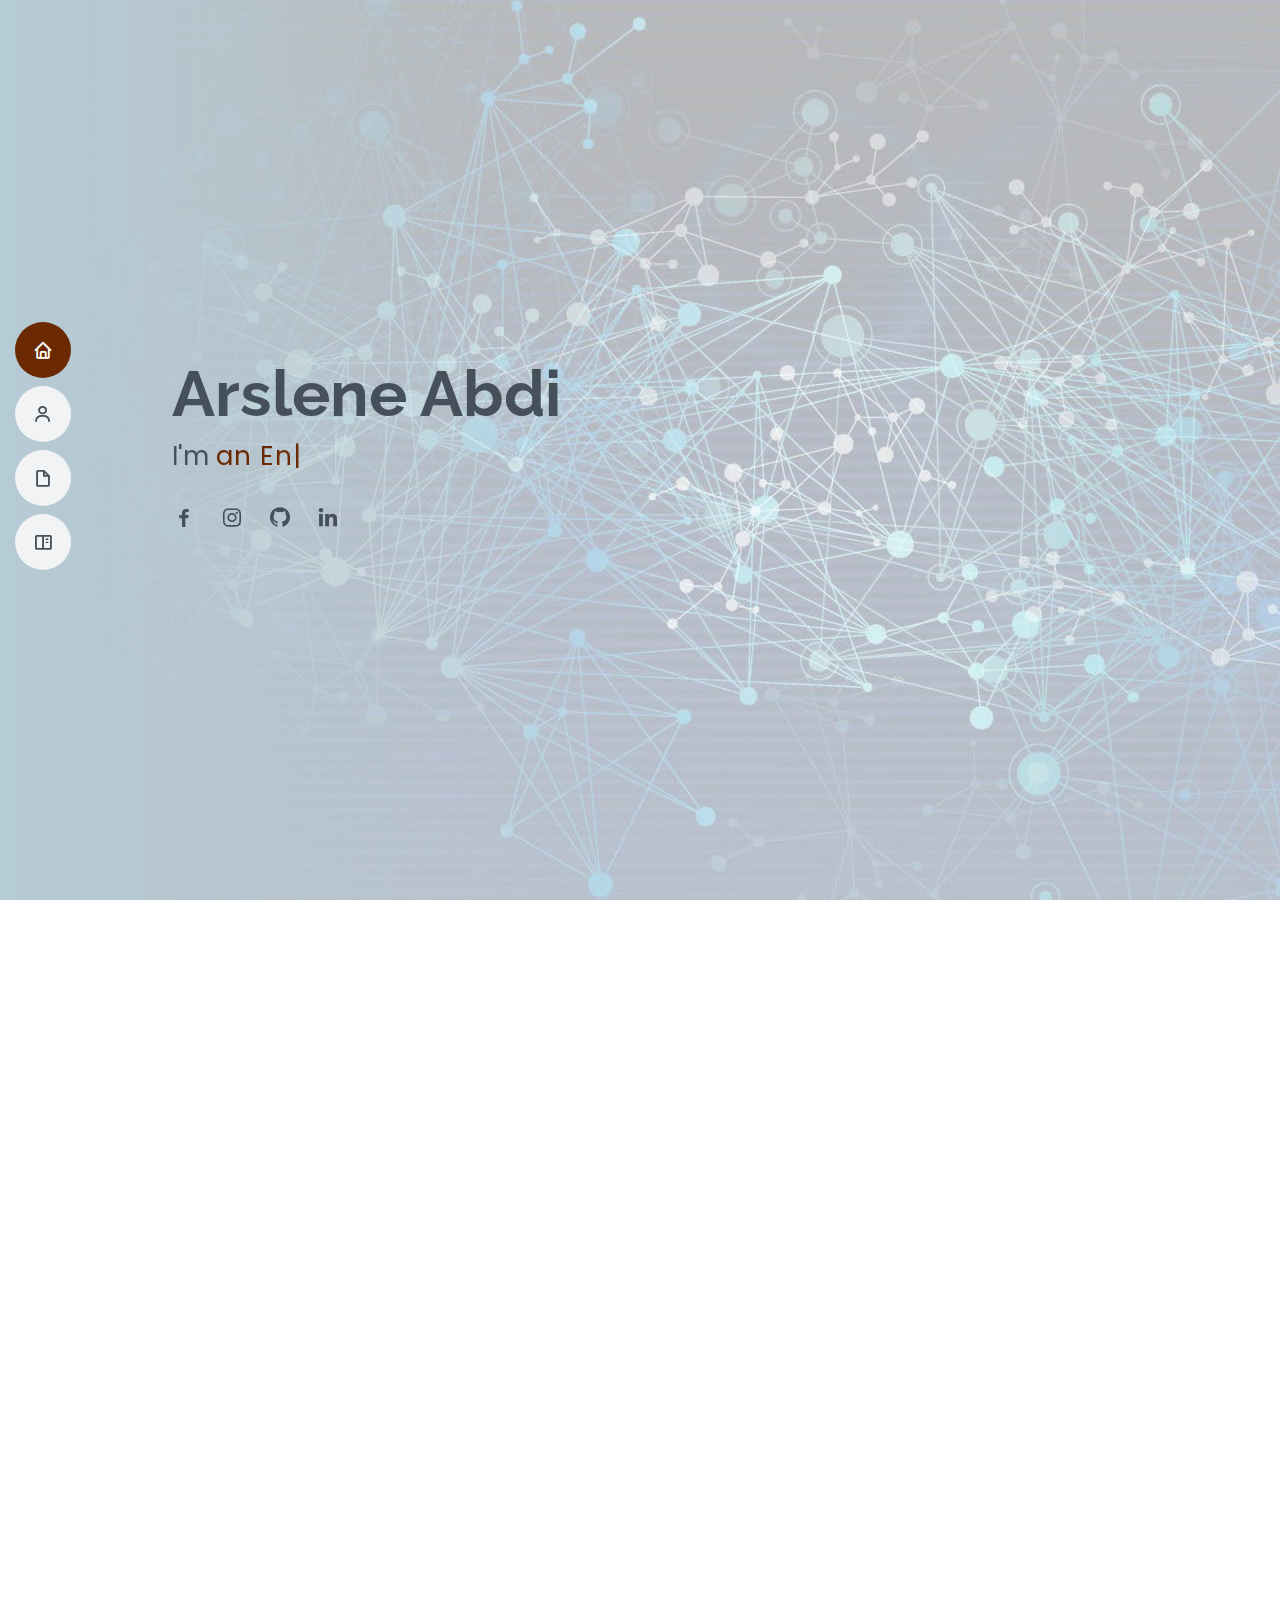
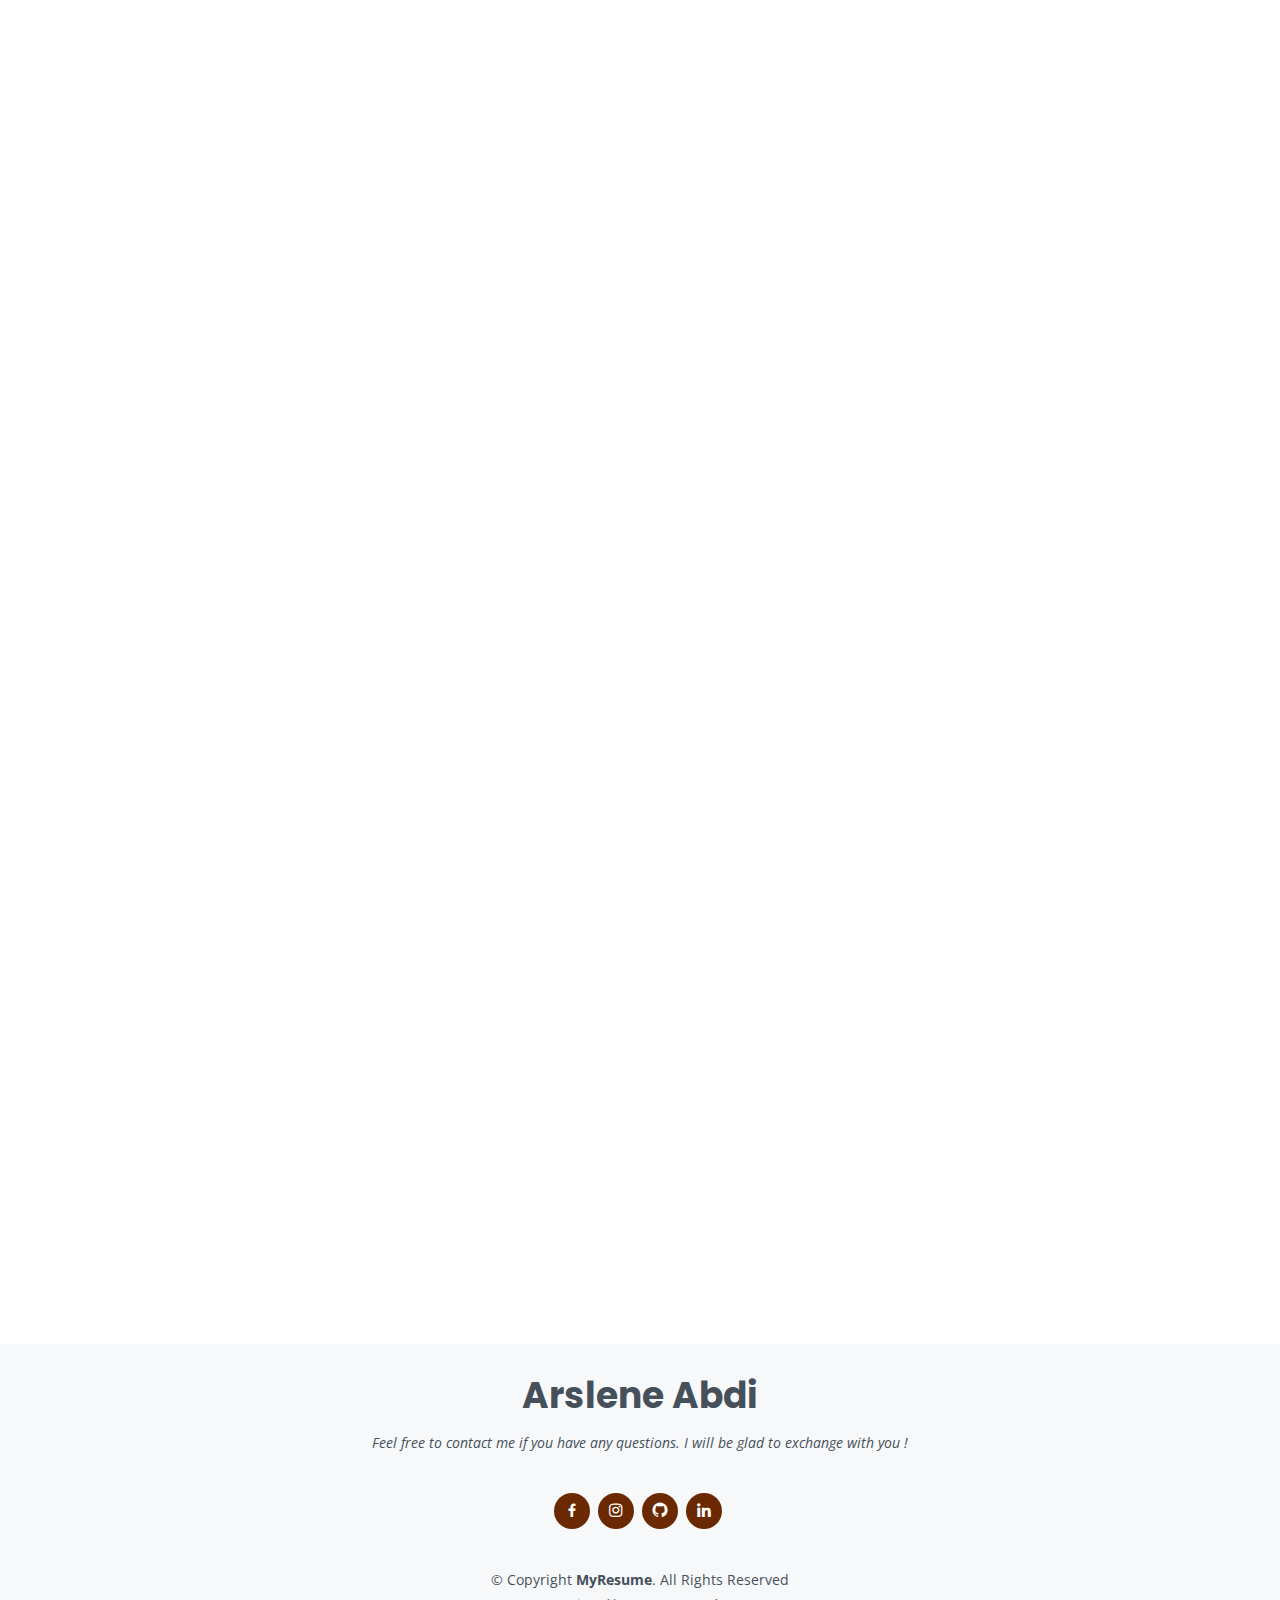
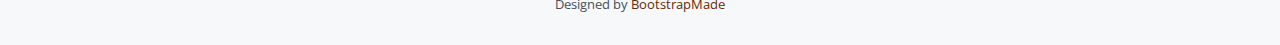
<file: homepage.html>
<!DOCTYPE html>
<html lang="en">

<head>
  <meta charset="utf-8">
  <meta content="width=device-width, initial-scale=1.0" name="viewport">

  <title>ArsleneAbdi</title>
  <meta content="" name="description">
  <meta content="" name="keywords">

  <!-- Favicons -->
  <link href="assets/img/icon.png" rel="icon">
  <link href="assets/img/icon.png" rel="apple-touch-icon">

  <!-- Google Fonts -->
  <link
    href="https://fonts.googleapis.com/css?family=Open+Sans:300,300i,400,400i,600,600i,700,700i|Raleway:300,300i,400,400i,500,500i,600,600i,700,700i|Poppins:300,300i,400,400i,500,500i,600,600i,700,700i"
    rel="stylesheet">

  <!-- Vendor CSS Files -->
  <link href="assets/vendor/aos/aos.css" rel="stylesheet">
  <link href="assets/vendor/bootstrap/css/bootstrap.min.css" rel="stylesheet">
  <link href="assets/vendor/bootstrap-icons/bootstrap-icons.css" rel="stylesheet">
  <link href="assets/vendor/boxicons/css/boxicons.min.css" rel="stylesheet">
  <link href="assets/vendor/glightbox/css/glightbox.min.css" rel="stylesheet">
  <link href="assets/vendor/swiper/swiper-bundle.min.css" rel="stylesheet">


  <!-- Template Main CSS File -->
  <link href="assets/css/style.css" rel="stylesheet">


</head>

<body>

  <!-- ======= Mobile nav toggle button ======= -->
  <!-- <button type="button" class="mobile-nav-toggle d-xl-none"><i class="bi bi-list mobile-nav-toggle"></i></button> -->
  <i class="bi bi-list mobile-nav-toggle d-xl-none"></i>
  <!-- ======= Header ======= -->
  <header id="header" class="d-flex flex-column justify-content-center">

    <nav id="navbar" class="navbar nav-menu">
      <ul>
        <li><a href="#hero" class="nav-link scrollto active"><i class="bx bx-home"></i> <span>Home</span></a></li>
        <li><a href="#about" class="nav-link scrollto"><i class="bx bx-user"></i> <span>About</span></a></li>
        <li><a href="#resume" class="nav-link scrollto"><i class="bx bx-file-blank"></i> <span>Resume</span></a></li>
        <li><a href="#portfolio" class="nav-link scrollto"><i class="bx bx-book-content"></i> <span>Portfolio</span></a>
        </li>
      </ul>
    </nav><!-- .nav-menu -->

  </header><!-- End Header -->
  
  <!-- ======= Hero Section ======= -->
  <section id="hero" class="d-flex flex-column justify-content-center">
   

    <div class="container" data-aos="zoom-in" data-aos-delay="100">

      <h1>Arslene Abdi</h1>
      <p>I'm <span class="typed" data-typed-items="an Engineering Student"></span></p>
      <div class="social-links">
        <a href="https://www.facebook.com/profile.php?id=100010658653363" class="facebook"><i class="bx bxl-facebook"></i></a>
        <a href="https://www.instagram.com/arslene.a/" target="_blank" class="instagram"><i
            class="bx bxl-instagram"></i></a>
        <a href="https://github.com/Abdi-Arslene" target="_blank" class="github"><i class="bx bxl-github"></i></a>
        <a href="https://www.linkedin.com/in/arslene-abdi/" target="_blank" class="linkedin"><i
            class="bx bxl-linkedin"></i></a>
      </div>
    </div>
  </section><!-- End Hero -->

  <main id="main">

    <!-- ======= About Section ======= -->
    <section id="about" class="about">
      <div class="container" data-aos="fade-up">

        <div class="section-title">
          <h2>About</h2>
          <p>I'm a student in an Engineering Master in Computer Science at ESILV, Paris. I chose this path to enrich my knowledge, learn and make the right decisions for my future.
          </p>
        </div>

        <div class="row">
          <div class="col-lg-3">
            <img src="assets/img/profil-img.jpg" class="img-fluid" alt="">
          </div>
          <div class="col-lg-8 pt-4 pt-lg-0 content">
            <h3>MEng Computer Science.</h3>
            <p class="font-italic">
              I aim to work in the insurance field where I will be able to show my
              educational background.
            </p>
            <div class="row">
              <div class="col-lg-6">
                <ul>
                  <li><i class="bi bi-chevron-right"></i> <strong>GitHub:</strong>
                    <span><a href="https://github.com/Abdi-Arslene">github.com/Abdi-Arslene</a></span>
                  </li>
                  <li><i class="bi bi-chevron-right"></i> <strong>City:</strong> <span><a href="https://www.google.com/maps/place/Paris/@48.85877,2.2069522,11z/data=!3m1!4b1!4m5!3m4!1s0x47e66e1f06e2b70f:0x40b82c3688c9460!8m2!3d48.856614!4d2.3522219">Paris, France</a></span></li>
                </ul>
              </div>

              <div class="col-lg-6">
                <ul>
                  <li><i class="bi bi-chevron-right"></i> <strong>LinkedIn:</strong>
                    <span><a href="https://www.linkedin.com/in/arslene-abdi/">linkedin.com/arslene-abdi</a></span>
                  </li>
                  <li><i class="bi bi-chevron-right"></i> <strong>Email:</strong> <span><a href="mailto::abdi_arslene@live.fr">abdi_arslene@live.fr</a></span>
                  </li>
                </ul>
              </div>
            </div>
            <p>
              Thanks to my involvement in various events and professional experiences, I have developed skills such as
              organisation, rigour, listening and service. Those experiences taught me the value of hardwork and the importance of
              trying new things. I believe that there is always something more to discover and that is what I'm trying
              to achieve.
            </p>
          </div>
        </div>

      </div>
    </section><!-- End About Section -->

    <!-- ======= Facts Section ======= -->
    <section id="facts" class="facts">
      <div class="container" data-aos="fade-up">

        <div class="section-title">
          <h2>Passions</h2>
          <p>These activities are what dictate my daily life. They allow me to free my mind and share my thoughts in a
            way that I could'nt with words. Combining all of them makes a perfect balance between teamworking,
            hardworking, self-learning and surpassing myself.</p>
        </div>

        <div class="row">

          <div class="col-lg-3 col-md-6">
            <div class="count-box">
              <i class="bx bx-run"></i>
              <span>Sports</span>
              <p>Badminton and sometimes doing weights. </p>
            </div>
          </div>

          <div class="col-lg-3 col-md-6 mt-5 mt-lg-0">
            <div class="count-box">
              <i class="bx bx-car"></i>
              <span>Cars</span>
              <p>Karting and going to drift events on track.</p>
            </div>
          </div>

          <div class="col-lg-3 col-md-6 mt-5 mt-lg-0">
            <div class="count-box">
              <i class="bx bxs-plane-alt"></i>
              <span>Travel</span>
              <p>Discovering new landscapes and cultures around the world.</p>
            </div>
          </div>

        </div>

      </div>
    

    <!-- ======= Resume Section ======= -->
    <section id="resume" class="resume">
      <div class="container" data-aos="fade-up">

        <div class="section-title">
          <h2>Resume</h2>
          <p>Through my education and my professional experiences, I try to broaden my horizons and explore all the
            possibilities that appear on my path. Studying abroad made me discover new cultures as well as new ways of
            working and learning. </p>
        </div>

        <div class="row">
          <div class="col-lg-6">
            <h3 class="resume-title">Summary</h3>
            <div class="resume-item pb-0">
              <h4>Arslene Abdi</h4>
              <!--<p><em>Engineer student in Computer Science. </em></p> -->
              <ul>
                <li>Paris, France</li>
                <li>Mail: <a href="mailto::abdi_arslene@live.fr">abdi_arslene@live.fr</a></li>
                <li>Phone: +33 7 68 40 51 33</li>
                <li>LinkedIn: <a href="https://www.linkedin.com/in/arslene-abdi/">linkedin.com/arslene-abdi</a></li>
              </ul>
            </div>

            <h3 class="resume-title">Education</h3>
            <div class="resume-item">
              <h4>Master of Engineering</h4>
              <h5>2020 - 2022</h5>
              <p><em>ESILV, La Défense, Paris</em></p>
              <p>Computer Science program.</p>
              <ul>
                <li>Courses: Machine Learning, Python for Data Analysis, Deep Learning and Neural Networks, Advanced Data Structure and Algorithms, NLP.</li>
                <li>Soft Skills courses: Teamwork, Spread out your creativity, Know how to sell your ideas, Be a player of change.</li>
              </ul>

            </div>
            <div class="resume-item">
              <h4>Master of Engineering</h4>
              <h5>2017 - 2020</h5>
              <p><em>Ecole Polytechnique Internationale privée, Tunis, Tunisia </em></p>
              <p>Computer Science program.</p>
              <ul>
                <li>Intergrated Preparatory cycle (HTML, CSS, Fundamentals of C Programming, Maths, Relational Databases)</li>
                <li>IRM (C++ Programming, SQL, Data Structure and Algorithms)</li>
              </ul>
            </div>
            <div class="resume-item">
              <h4>Skills</h4>
              <h5>Hard Skills</h5>
              <ul>
                <li><b>Data Science :</b> Pandas, Scikit-learn, TensorFlow, Keras, NLP</li>
                <li><b>SQL :</b> MySQL, PL/SQL</li>
                <li><b>NoSQL :</b> Elasticsearch, MongoDB, Neo4j</li>
                <li><b>Programming :</b> Python, C, C++, R, Javascript</li>
                <li><b>Web :</b> HTML, CSS, NodeJs</li>
                <li><b>Cloud :</b> Docker</li>
              </ul>

              <h5>Soft Skills</h5>
              <ul>
                <li>MBTI training</li>
                <li>Work and Life balance</li>
                <li>Team work</li>
              </ul>
            </div>

            <div class="resume-item">
              <h4>Certifications</h4>
              <ul>
                <li>TOEIC: B2</li>
                <li><a href="https://www.credly.com/badges/69381386-4a00-41f5-85c6-abd5298d91bf/public_url">Python for Data Science</a></li>
                <li><a href="https://www.credly.com/badges/ee9ef43b-7544-459a-b28f-49467678dafb/public_url">Data Analysis using Python</a></li>
                <li><a href="https://www.credly.com/badges/c706c226-e592-4870-9ab8-30dac022e9cc/public_url">Machine Learning with Python</a></li>
              </ul>

            </div>
            <div class="resume-item">
              <h4>Languages</h4>
              <ul>
                <li>English : Advanced</li>
                <li>French : Native</li>
                <li>Arabic : Beginer</li>  
              </ul>
            </div>

          </div>
          <div class="col-lg-6">
            <h3 class="resume-title">Professional Experience</h3>
            <div class="resume-item">
              <h4>Data Scientist Intern</h4>
              <h5>February 2022 - Present</h5>
              <p><em>Generali, Nantes, France </em></p>
              <ul>
                <li>Deliver monthly Excel reports and dashboards helping AXA employees in their daily works.</li>
                <li>Develop automatisation programs using VBA.</li>
              </ul>
            </div>
            <div class="resume-item">
              <h4>Project Manager</h4>
              <h5>September 2021 - January 2022</h5>
              <p><em>Nuage, Paris, France</em></p>
              <p>The objective of the project is to create a tool in order to predict churn date and to understand the reasons that push clients to churn in that date.</p>
              <ul>
                <li>Creating Models (Machine Learning, Deep Learning, Reinforcement Learning).</li>
                <li>Visual representation of the reasons pushing clients to churn (Interpretability).</li>
                <li>Implementation of the tool in a website (Flask).</li>
              </ul>
            </div>
            <div class="resume-item">
              <h4>Data Science academic project</h4>
              <h5>September 2020 - April 2021</h5>
              <p><em>Capgemini, Paris, France</em></p>
              <p>The objective of the project is to create a tool in order to visualize the performance of your insurance.</p>
              <ul>
                <li>Data collection (Selenium, BeautifulSoup).</li>
                <li>Topic Modeling (LDA): comments subject extraction.</li>
                <li>Visual Representation of key words (Word Cloud).</li>
                <li>Graphical representation of annual average scores by insurance and by year.</li>
                <li>Implementation of the tool in a website (Flask).</li>
              </ul>
            </div>

            <div class="resume-item">
              <h4>Machine Learning project</h4>
              <h5>November 2020 - January 2021</h5>
              <p><em>ESILV, Paris, France</em></p>
              <ul>
                <li>Making studies on dataset «skillcraft1» (Analysis).</li>
                <li>Implementation of a classification model and making an api using flask (Random Forest).</li>
              </ul>
            </div>
            <div class="resume-item">
              <h4>Kaggle Hackathon</h4>
              <h5>December 2020</h5>
              <p><em>ESILV, Paris, France</em></p>
              <ul>
                <li>Creating an AI Model capable of predicting the opinion of a Spotify listener on a music according to its musical history.</li>
              </ul>
            </div>
            <div class="resume-item">
              <h4>Data Scientist assistant Intern</h4>
              <h5>June 2020 - August 2020</h5>
              <p><em>Geeks Data Consulting, Tunis, Tunisia</em></p>
              <ul>
                <li>Retrieval and analysis of relevant data related to the company's production process (Data Collection, Machine Learning).</li>
              </ul>
            </div>
          </div>
        </div>

      </div>
    </section><!-- End Resume Section -->

    <!-- ======= Portfolio Section ======= -->
    <section id="portfolio" class="portfolio section-bg">
      <div class="container" data-aos="fade-up">

        <div class="section-title">
          <h2>Portfolio</h2>
          <p>Here you will find all my works, projects and creations. Topics will include sports analytics, photography
            and anything I find interesting.</p>
        </div>

        <div class="row">
          <div class="col-lg-12 d-flex justify-content-center" data-aos="fade-up" data-aos-delay="100">
            <ul id="portfolio-flters">
              <li data-filter="*" class="filter-active">All</li>
              <li data-filter=".filter-sports">Sports Analytics</li>
              <li data-filter=".filter-photo">Photography</li>
              <li data-filter=".filter-finance">Other</li>
            </ul>
          </div>
        </div>

        <div class="row portfolio-container" data-aos="fade-up" data-aos-delay="200">

          <div class="col-lg-4 col-md-6 portfolio-item filter-sports">
            <div class="portfolio-wrap">
              <img src="assets/img/portfolio/klopp/portfolio-klopp.jpg" class="img-fluid" alt="">
              <div class="portfolio-info">
                <h4>Jürgen Klopp</h4>
                <p>Sports Analytics</p>
                <div class="portfolio-links">
                  <a href="assets/img/portfolio/klopp/portfolio-klopp.jpg" data-gallery="portfolioGallery"
                    class="portfolio-lightbox" title="Liverpool's evolution with Jürgen Klopp."><i
                      class="bx bx-plus"></i></a>
                  <a href="popup/jurgen_klopp_popup.html" class="portfolio-details-lightbox"
                    data-glightbox="type: external" title="Portfolio Details"><i class="bx bx-link"></i></a>
                </div>
              </div>
            </div>
          </div>

          <div class="col-lg-4 col-md-6 portfolio-item filter-photo">
            <div class="portfolio-wrap">
              <img src="assets/img/portfolio/australia/portfolio-australia.jpg" class="img-fluid" alt="">
              <div class="portfolio-info">
                <h4>Australia</h4>
                <p>Photography</p>
                <div class="portfolio-links">
                  <a href="assets/img/portfolio/australia/portfolio-australia.jpg" data-gallery="portfolioGallery"
                    class="portfolio-lightbox" title="Half a year in Australia."><i class="bx bx-plus"></i></a>
                  <a href="popup/australia_popup.html" class="portfolio-details-lightbox"
                    data-glightbox="type: external" title="Portfolio Details"><i class="bx bx-link"></i></a>
                </div>
              </div>
            </div>
          </div>

          <div class="col-lg-4 col-md-6 portfolio-item filter-sports">
            <div class="portfolio-wrap">
              <img src="assets/img/portfolio/son/portfolio-son.jpg" class="img-fluid" alt="">
              <div class="portfolio-info">
                <h4>Son Heung-min</h4>
                <p>Sports Analytics</p>
                <div class="portfolio-links">
                  <a href="assets/img/portfolio/son/portfolio-son.jpg" data-gallery="portfolioGallery"
                    class="portfolio-lightbox" title="Is Son the best Asian player in history ?"><i
                      class="bx bx-plus"></i></a>
                  <a href="popup/son_popup.html" class="portfolio-details-lightbox" data-glightbox="type: external"
                    title="Portfolio Details"><i class="bx bx-link"></i></a>
                </div>
              </div>
            </div>
          </div>

          <div class="col-lg-4 col-md-6 portfolio-item filter-photo">
            <div class="portfolio-wrap">
              <img src="assets/img/portfolio/london/portfolio-london.jpg" class="img-fluid" alt="">
              <div class="portfolio-info">
                <h4>London</h4>
                <p>Photography</p>
                <div class="portfolio-links">
                  <a href="assets/img/portfolio/london/portfolio-london.jpg" data-gallery="portfolioGallery"
                    class="portfolio-lightbox" title="A week in London."><i class="bx bx-plus"></i></a>
                  <a href="popup/london_popup.html" class="portfolio-details-lightbox" data-glightbox="type: external"
                    title="Portfolio Details"><i class="bx bx-link"></i></a>
                </div>
              </div>
            </div>
          </div>

          <div class="col-lg-4 col-md-6 portfolio-item filter-photo">
            <div class="portfolio-wrap">
              <img src="assets/img/portfolio/paris/portfolio-paris.jpg" class="img-fluid" alt="">
              <div class="portfolio-info">
                <h4>Paris</h4>
                <p>Photography</p>
                <div class="portfolio-links">
                  <a href="assets/img/portfolio/paris/portfolio-paris.jpg" data-gallery="portfolioGallery"
                    class="portfolio-lightbox" title="A whole life in Paris."><i class="bx bx-plus"></i></a>
                  <a href="popup/paris_popup.html" class="portfolio-details-lightbox" data-glightbox="type: external"
                    title="Portfolio Details"><i class="bx bx-link"></i></a>
                </div>
              </div>
            </div>
          </div>

          <div class="col-lg-4 col-md-6 portfolio-item filter-sports">
            <div class="portfolio-wrap">
              <img src="assets/img/portfolio/butler/portfolio-butler.jpg" class="img-fluid" alt="">
              <div class="portfolio-info">
                <h4>Jimmy Butler</h4>
                <p>Sports Analytics</p>
                <div class="portfolio-links">
                  <a href="assets/img/portfolio/butler/portfolio-butler.jpg" data-gallery="portfolioGallery"
                    class="portfolio-lightbox" title="Jimmy Butler: a really good player."><i
                      class="bx bx-plus"></i></a>
                  <a href="popup/butler_popup.html" class="portfolio-details-lightbox" data-glightbox="type: external"
                    title="Portfolio Details"><i class="bx bx-link"></i></a>
                </div>
              </div>
            </div>
          </div>

        </div>

      </div>
    </section><!-- End Portfolio Section -->


    <!-- ======= Services Section ======= -->
    <!--
    <section id="services" class="services">
      <div class="container" data-aos="fade-up">

        <div class="section-title">
          <h2>Services</h2>
          <p>Magnam dolores commodi suscipit. Necessitatibus eius consequatur ex aliquid fuga eum quidem. Sit sint
            consectetur velit. Quisquam quos quisquam cupiditate. Et nemo qui impedit suscipit alias ea. Quia fugiat sit
            in iste officiis commodi quidem hic quas.</p>
        </div>

        <div class="row">

          <div class="col-lg-4 col-md-6 d-flex align-items-stretch" data-aos="zoom-in" data-aos-delay="100">
            <div class="icon-box iconbox-blue">
              <div class="icon">
                <svg width="100" height="100" viewBox="0 0 600 600" xmlns="http://www.w3.org/2000/svg">
                  <path stroke="none" stroke-width="0" fill="#f5f5f5"
                    d="M300,521.0016835830174C376.1290562159157,517.8887921683347,466.0731472004068,529.7835943286574,510.70327084640275,468.03025145048787C554.3714126377745,407.6079735673963,508.03601936045806,328.9844924480964,491.2728898941984,256.3432110539036C474.5976632858925,184.082847569629,479.9380746630129,96.60480741107993,416.23090153303,58.64404602377083C348.86323505073057,18.502131276798302,261.93793281208167,40.57373210992963,193.5410806939664,78.93577620505333C130.42746243093433,114.334589627462,98.30271207620316,179.96522072025542,76.75703585869454,249.04625023123273C51.97151888228291,328.5150500222984,13.704378332031375,421.85034740162234,66.52175969318436,486.19268352777647C119.04800174914682,550.1803526380478,217.28368757567262,524.383925680826,300,521.0016835830174">
                  </path>
                </svg>
                <i class="bx bxl-dribbble"></i>
              </div>
              <h4><a href="">Lorem Ipsum</a></h4>
              <p>Voluptatum deleniti atque corrupti quos dolores et quas molestias excepturi</p>
            </div>
          </div>

          <div class="col-lg-4 col-md-6 d-flex align-items-stretch mt-4 mt-md-0" data-aos="zoom-in"
            data-aos-delay="200">
            <div class="icon-box iconbox-orange ">
              <div class="icon">
                <svg width="100" height="100" viewBox="0 0 600 600" xmlns="http://www.w3.org/2000/svg">
                  <path stroke="none" stroke-width="0" fill="#f5f5f5"
                    d="M300,582.0697525312426C382.5290701553225,586.8405444964366,449.9789794690241,525.3245884688669,502.5850820975895,461.55621195738473C556.606425686781,396.0723002908107,615.8543463187945,314.28637112970534,586.6730223649479,234.56875336149918C558.9533121215079,158.8439757836574,454.9685369536778,164.00468322053177,381.49747125262974,130.76875717737553C312.15926192815925,99.40240125094834,248.97055460311594,18.661163978235184,179.8680185752513,50.54337015887873C110.5421016452524,82.52863877960104,119.82277516462835,180.83849132639028,109.12597500060166,256.43424936330496C100.08760227029461,320.3096726198365,92.17705696193138,384.0621239912766,124.79988738764834,439.7174275375508C164.83382741302287,508.01625554203684,220.96474134820875,577.5009287672846,300,582.0697525312426">
                  </path>
                </svg>
                <i class="bx bx-file"></i>
              </div>
              <h4><a href="">Sed Perspiciatis</a></h4>
              <p>Duis aute irure dolor in reprehenderit in voluptate velit esse cillum dolore</p>
            </div>
          </div>

          <div class="col-lg-4 col-md-6 d-flex align-items-stretch mt-4 mt-lg-0" data-aos="zoom-in"
            data-aos-delay="300">
            <div class="icon-box iconbox-pink">
              <div class="icon">
                <svg width="100" height="100" viewBox="0 0 600 600" xmlns="http://www.w3.org/2000/svg">
                  <path stroke="none" stroke-width="0" fill="#f5f5f5"
                    d="M300,541.5067337569781C382.14930387511276,545.0595476570109,479.8736841581634,548.3450877840088,526.4010558755058,480.5488172755941C571.5218469581645,414.80211281144784,517.5187510058486,332.0715597781072,496.52539010469104,255.14436215662573C477.37192572678356,184.95920475031193,473.57363656557914,105.61284051026155,413.0603344069578,65.22779650032875C343.27470386102294,18.654635553484475,251.2091493199835,5.337323636656869,175.0934190732945,40.62881213300186C97.87086631185822,76.43348514350839,51.98124368387456,156.15599469081315,36.44837278890362,239.84606092416172C21.716077023791087,319.22268207091537,43.775223500013084,401.1760424656574,96.891909868211,461.97329694683043C147.22146801428983,519.5804099606455,223.5754009179313,538.201503339737,300,541.5067337569781">
                  </path>
                </svg>
                <i class="bx bx-tachometer"></i>
              </div>
              <h4><a href="">Magni Dolores</a></h4>
              <p>Excepteur sint occaecat cupidatat non proident, sunt in culpa qui officia</p>
            </div>
          </div>

          <div class="col-lg-4 col-md-6 d-flex align-items-stretch mt-4" data-aos="zoom-in" data-aos-delay="100">
            <div class="icon-box iconbox-yellow">
              <div class="icon">
                <svg width="100" height="100" viewBox="0 0 600 600" xmlns="http://www.w3.org/2000/svg">
                  <path stroke="none" stroke-width="0" fill="#f5f5f5"
                    d="M300,503.46388370962813C374.79870501325706,506.71871716319447,464.8034551963731,527.1746412648533,510.4981551193396,467.86667711651364C555.9287308511215,408.9015244558933,512.6030010748507,327.5744911775523,490.211057578863,256.5855673507754C471.097692560561,195.9906835881958,447.69079081568157,138.11976852964426,395.19560036434837,102.3242989838813C329.3053358748298,57.3949838291264,248.02791733380457,8.279543830951368,175.87071277845988,42.242879143198664C103.41431057327972,76.34704239035025,93.79494320519305,170.9812938413882,81.28167332365135,250.07896920659033C70.17666984294237,320.27484674793965,64.84698225790005,396.69656628748305,111.28512138212992,450.4950937839243C156.20124167950087,502.5303643271138,231.32542653798444,500.4755392045468,300,503.46388370962813">
                  </path>
                </svg>
                <i class="bx bx-layer"></i>
              </div>
              <h4><a href="">Nemo Enim</a></h4>
              <p>At vero eos et accusamus et iusto odio dignissimos ducimus qui blanditiis</p>
            </div>
          </div>

          <div class="col-lg-4 col-md-6 d-flex align-items-stretch mt-4" data-aos="zoom-in" data-aos-delay="200">
            <div class="icon-box iconbox-red">
              <div class="icon">
                <svg width="100" height="100" viewBox="0 0 600 600" xmlns="http://www.w3.org/2000/svg">
                  <path stroke="none" stroke-width="0" fill="#f5f5f5"
                    d="M300,532.3542879108572C369.38199826031484,532.3153073249985,429.10787420159085,491.63046689027357,474.5244479745417,439.17860296908856C522.8885846962883,383.3225815378663,569.1668002868075,314.3205725914397,550.7432151929288,242.7694973846089C532.6665558377875,172.5657663291529,456.2379748765914,142.6223662098291,390.3689995646985,112.34683881706744C326.66090330228417,83.06452184765237,258.84405631176094,53.51806209861945,193.32584062364296,78.48882559362697C121.61183558270385,105.82097193414197,62.805066853699245,167.19869350419734,48.57481801355237,242.6138429142374C34.843463184063346,315.3850353017275,76.69343916112496,383.4422959591041,125.22947124332185,439.3748458443577C170.7312796277747,491.8107796887764,230.57421082200815,532.3932930995766,300,532.3542879108572">
                  </path>
                </svg>
                <i class="bx bx-slideshow"></i>
              </div>
              <h4><a href="">Dele Cardo</a></h4>
              <p>Quis consequatur saepe eligendi voluptatem consequatur dolor consequuntur</p>
            </div>
          </div>

          <div class="col-lg-4 col-md-6 d-flex align-items-stretch mt-4" data-aos="zoom-in" data-aos-delay="300">
            <div class="icon-box iconbox-teal">
              <div class="icon">
                <svg width="100" height="100" viewBox="0 0 600 600" xmlns="http://www.w3.org/2000/svg">
                  <path stroke="none" stroke-width="0" fill="#f5f5f5"
                    d="M300,566.797414625762C385.7384707136149,576.1784315230908,478.7894351017131,552.8928747891023,531.9192734346935,484.94944893311C584.6109503024035,417.5663521118492,582.489472248146,322.67544863468447,553.9536738515405,242.03673114598146C529.1557734026468,171.96086150256528,465.24506316201064,127.66468636344209,395.9583748389544,100.7403814666027C334.2173773831606,76.7482773500951,269.4350130405921,84.62216499799875,207.1952322260088,107.2889140133804C132.92018162631612,134.33871894543012,41.79353780512637,160.00259165414826,22.644507872594943,236.69541883565114C3.319112789854554,314.0945973066697,72.72355303640163,379.243833228382,124.04198916343866,440.3218312028393C172.9286146004772,498.5055451809895,224.45579914871206,558.5317968840102,300,566.797414625762">
                  </path>
                </svg>
                <i class="bx bx-arch"></i>
              </div>
              <h4><a href="">Divera Don</a></h4>
              <p>Modi nostrum vel laborum. Porro fugit error sit minus sapiente sit aspernatur</p>
            </div>
          </div>

        </div>

      </div>
    -->
    </section><!-- End Services Section -->


    <!-- ======= Testimonials Section ======= -->
    <!--
    <section id="testimonials" class="testimonials section-bg">
      <div class="container" data-aos="fade-up">

        <div class="section-title">
          <h2>Testimonials</h2>
        </div>

        <div class="testimonials-slider swiper-container" data-aos="fade-up" data-aos-delay="100">
          <div class="swiper-wrapper">

            <div class="swiper-slide">
              <div class="testimonial-item">
                <img src="assets/img/testimonials/testimonials-1.jpg" class="testimonial-img" alt="">
                <h3>Saul Goodman</h3>
                <h4>Ceo &amp; Founder</h4>
                <p>
                  <i class="bx bxs-quote-alt-left quote-icon-left"></i>
                  Proin iaculis purus consequat sem cure digni ssim donec porttitora entum suscipit rhoncus. Accusantium
                  quam, ultricies eget id, aliquam eget nibh et. Maecen aliquam, risus at semper.
                  <i class="bx bxs-quote-alt-right quote-icon-right"></i>
                </p>
              </div>
            -->
    </div> <!-- End testimonial item -->

    <!--
            <div class="swiper-slide">
              <div class="testimonial-item">
                <img src="assets/img/testimonials/testimonials-2.jpg" class="testimonial-img" alt="">
                <h3>Sara Wilsson</h3>
                <h4>Designer</h4>
                <p>
                  <i class="bx bxs-quote-alt-left quote-icon-left"></i>
                  Export tempor illum tamen malis malis eram quae irure esse labore quem cillum quid cillum eram malis
                  quorum velit fore eram velit sunt aliqua noster fugiat irure amet legam anim culpa.
                  <i class="bx bxs-quote-alt-right quote-icon-right"></i>
                </p>
              </div>
            

            </div>
            -->
    <!-- End testimonial item -->

    <!--
            <div class="swiper-slide">
              <div class="testimonial-item">
                <img src="assets/img/testimonials/testimonials-3.jpg" class="testimonial-img" alt="">
                <h3>Jena Karlis</h3>
                <h4>Store Owner</h4>
                <p>
                  <i class="bx bxs-quote-alt-left quote-icon-left"></i>
                  Enim nisi quem export duis labore cillum quae magna enim sint quorum nulla quem veniam duis minim
                  tempor labore quem eram duis noster aute amet eram fore quis sint minim.
                  <i class="bx bxs-quote-alt-right quote-icon-right"></i>
                </p>
              </div>
            </div>
            -->
    <!-- End testimonial item -->

    <!--
            <div class="swiper-slide">
              <div class="testimonial-item">
                <img src="assets/img/testimonials/testimonials-4.jpg" class="testimonial-img" alt="">
                <h3>Matt Brandon</h3>
                <h4>Freelancer</h4>
                <p>
                  <i class="bx bxs-quote-alt-left quote-icon-left"></i>
                  Fugiat enim eram quae cillum dolore dolor amet nulla culpa multos export minim fugiat minim velit
                  minim dolor enim duis veniam ipsum anim magna sunt elit fore quem dolore labore illum veniam.
                  <i class="bx bxs-quote-alt-right quote-icon-right"></i>
                </p>
              </div>
            </div>
            -->
    <!-- End testimonial item -->

    <!--
            <div class="swiper-slide">
              <div class="testimonial-item">
                <img src="assets/img/testimonials/testimonials-5.jpg" class="testimonial-img" alt="">
                <h3>John Larson</h3>
                <h4>Entrepreneur</h4>
                <p>
                  <i class="bx bxs-quote-alt-left quote-icon-left"></i>
                  Quis quorum aliqua sint quem legam fore sunt eram irure aliqua veniam tempor noster veniam enim culpa
                  labore duis sunt culpa nulla illum cillum fugiat legam esse veniam culpa fore nisi cillum quid.
                  <i class="bx bxs-quote-alt-right quote-icon-right"></i>
                </p>
              </div>
            </div>
            -->
    <!-- End testimonial item -->

    <!--
          </div>
          <div class="swiper-pagination"></div>
        </div>

      </div>
    </section>
    -->
    <!-- End Testimonials Section -->


    <!-- ======= Contact Section ======= -->
    <!--
    <section id="contact" class="contact">
      <div class="container" data-aos="fade-up">

        <div class="section-title">
          <h2>Contact</h2>
        </div>

        <div class="row mt-1">

          <div class="col-lg-4">
            <div class="info">
              <div class="address">
                <i class="bi bi-geo-alt"></i>
                <h4>Location:</h4>
                <p>Paris, France</p>
              </div>

              <div class="email">
                <i class="bi bi-envelope"></i>
                <h4>Email:</h4>
                <p>jackykuoch@gmail.com</p>
              </div>

              <div class="phone">
                <i class="bi bi-phone"></i>
                <h4>Call:</h4>
                <p>+33 6 95 65 47 68</p>
              </div>

            </div>

          </div>

          <div class="col-lg-8 mt-5 mt-lg-0">

            <form action="forms/contact.php" method="post" role="form" class="php-email-form">
              <div class="row">
                <div class="col-md-6 form-group">
                  <input type="text" name="name" class="form-control" id="name" placeholder="Your Name" required>
                </div>
                <div class="col-md-6 form-group mt-3 mt-md-0">
                  <input type="email" class="form-control" name="email" id="email" placeholder="Your Email" required>
                </div>
              </div>
              <div class="form-group mt-3">
                <input type="text" class="form-control" name="subject" id="subject" placeholder="Subject" required>
              </div>
              <div class="form-group mt-3">
                <textarea class="form-control" name="message" rows="5" placeholder="Message" required></textarea>
              </div>
              <div class="my-3">
                <div class="loading">Loading</div>
                <div class="error-message"></div>
                <div class="sent-message">Your message has been sent. Thank you!</div>
              </div>
              <div class="text-center"><button type="submit">Send Message</button></div>
            </form>

          </div>

        </div>

      </div>
    </section>-->
    <!-- End Contact Section -->


  </main><!-- End #main -->

  <!-- ======= Footer ======= -->
  <footer id="footer">
    <div class="container">
      <h3>Arslene Abdi</h3>
      <p>Feel free to contact me if you have any questions. I will be glad to exchange with you !</p>
      <div class="social-links">
        <a href="https://www.facebook.com/profile.php?id=100010658653363" class="facebook"><i class="bx bxl-facebook"></i></a>
        <a href="https://www.instagram.com/arslene.a/" target="_blank" class="instagram"><i
            class="bx bxl-instagram"></i></a>
        <a href="https://github.com/Abdi-Arslene" target="_blank" class="github"><i class="bx bxl-github"></i></a>
        <a href="https://www.linkedin.com/in/arslene-abdi/" target="_blank" class="linkedin"><i
            class="bx bxl-linkedin"></i></a>
      </div>
      <div class="copyright">
        &copy; Copyright <strong><span>MyResume</span></strong>. All Rights Reserved
      </div>
      <div class="credits">
        <!-- All the links in the footer should remain intact. -->
        <!-- You can delete the links only if you purchased the pro version. -->
        <!-- Licensing information: [license-url] -->
        <!-- Purchase the pro version with working PHP/AJAX contact form: https://bootstrapmade.com/free-html-bootstrap-template-my-resume/ -->
        Designed by <a href="https://bootstrapmade.com/">BootstrapMade</a>
      </div>
    </div>
  </footer><!-- End Footer -->

  <div id="preloader"></div>
  <a href="#" class="back-to-top d-flex align-items-center justify-content-center"><i
      class="bi bi-arrow-up-short"></i></a>

  <!-- Vendor JS Files -->
  <script src="assets/vendor/aos/aos.js"></script>
  <script src="assets/vendor/bootstrap/js/bootstrap.bundle.min.js"></script>
  <script src="assets/vendor/glightbox/js/glightbox.min.js"></script>
  <script src="assets/vendor/isotope-layout/isotope.pkgd.min.js"></script>
  <script src="assets/vendor/php-email-form/validate.js"></script>
  <script src="assets/vendor/purecounter/purecounter.js"></script>
  <script src="assets/vendor/swiper/swiper-bundle.min.js"></script>
  <script src="assets/vendor/typed.js/typed.min.js"></script>
  <script src="assets/vendor/waypoints/noframework.waypoints.js"></script>

  <!-- Template Main JS File -->
  <script src="assets/js/main.js"></script>

</body>

</html>
</file>
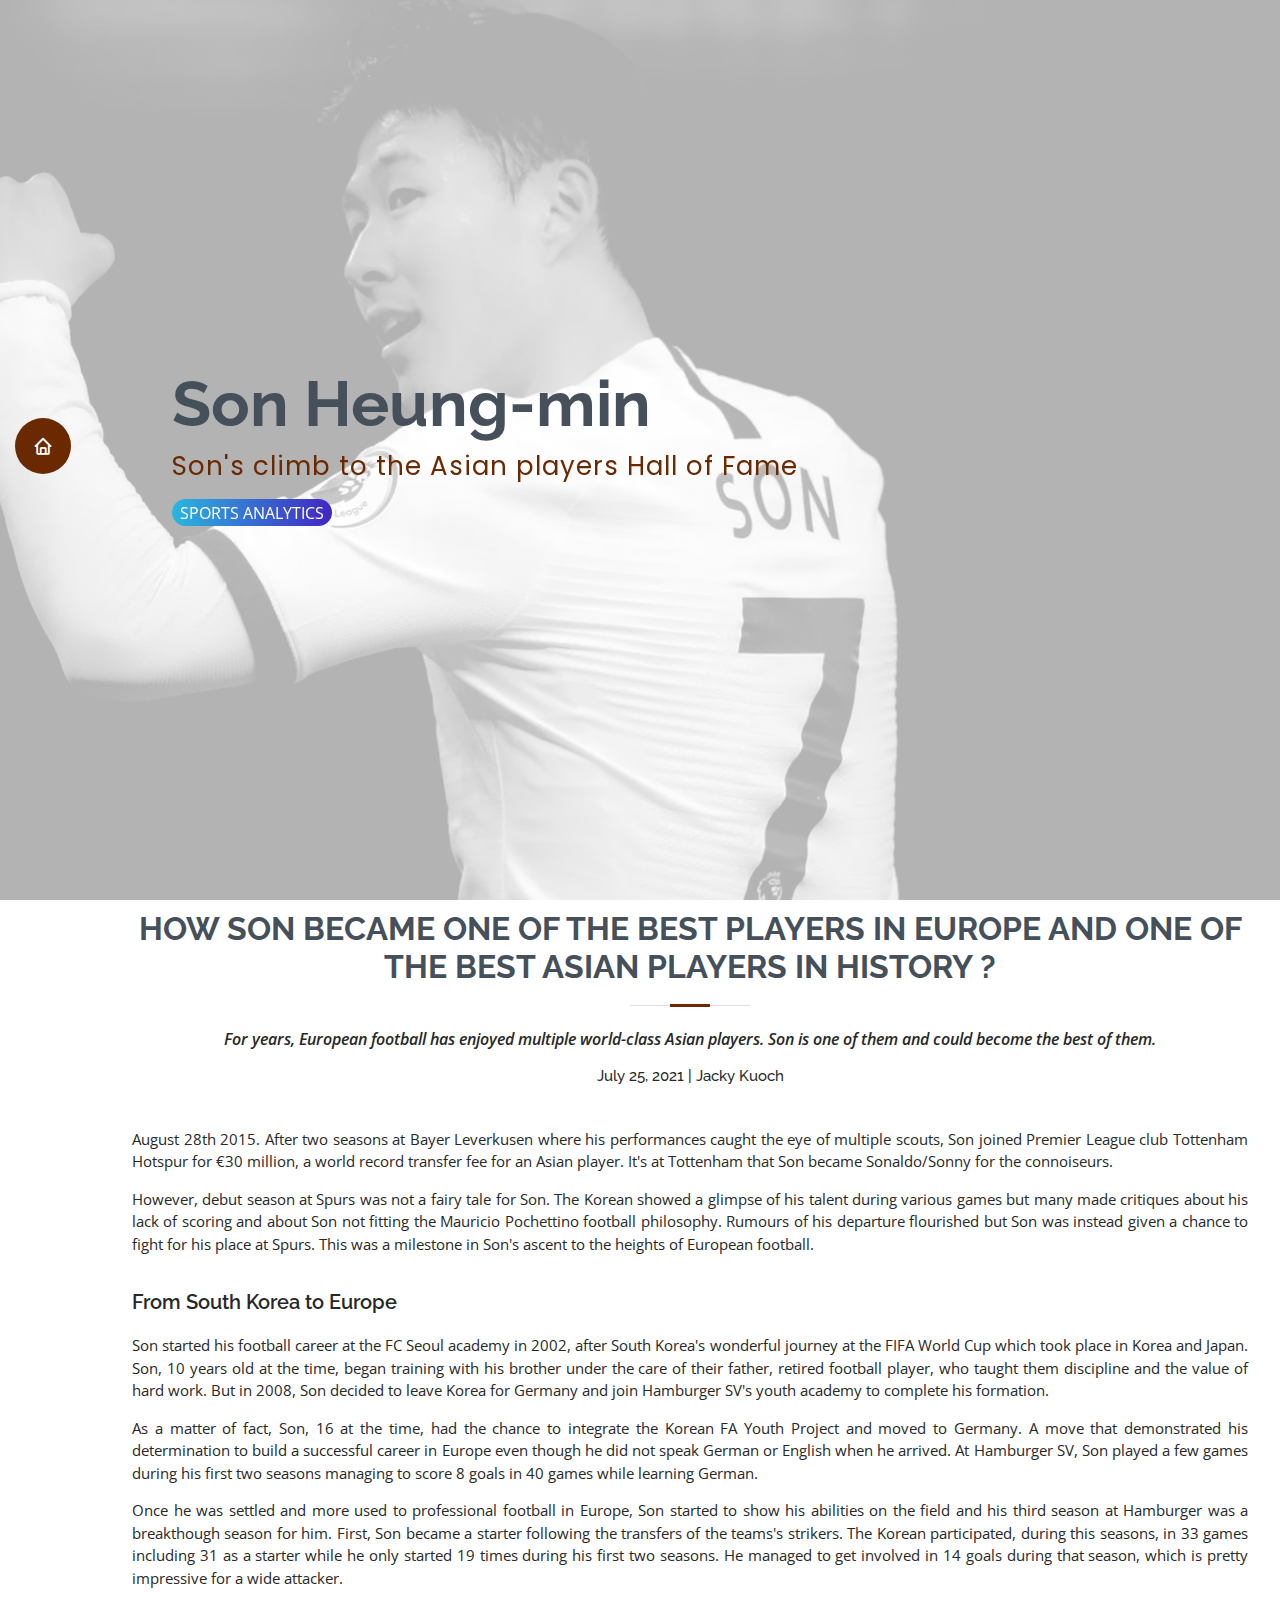
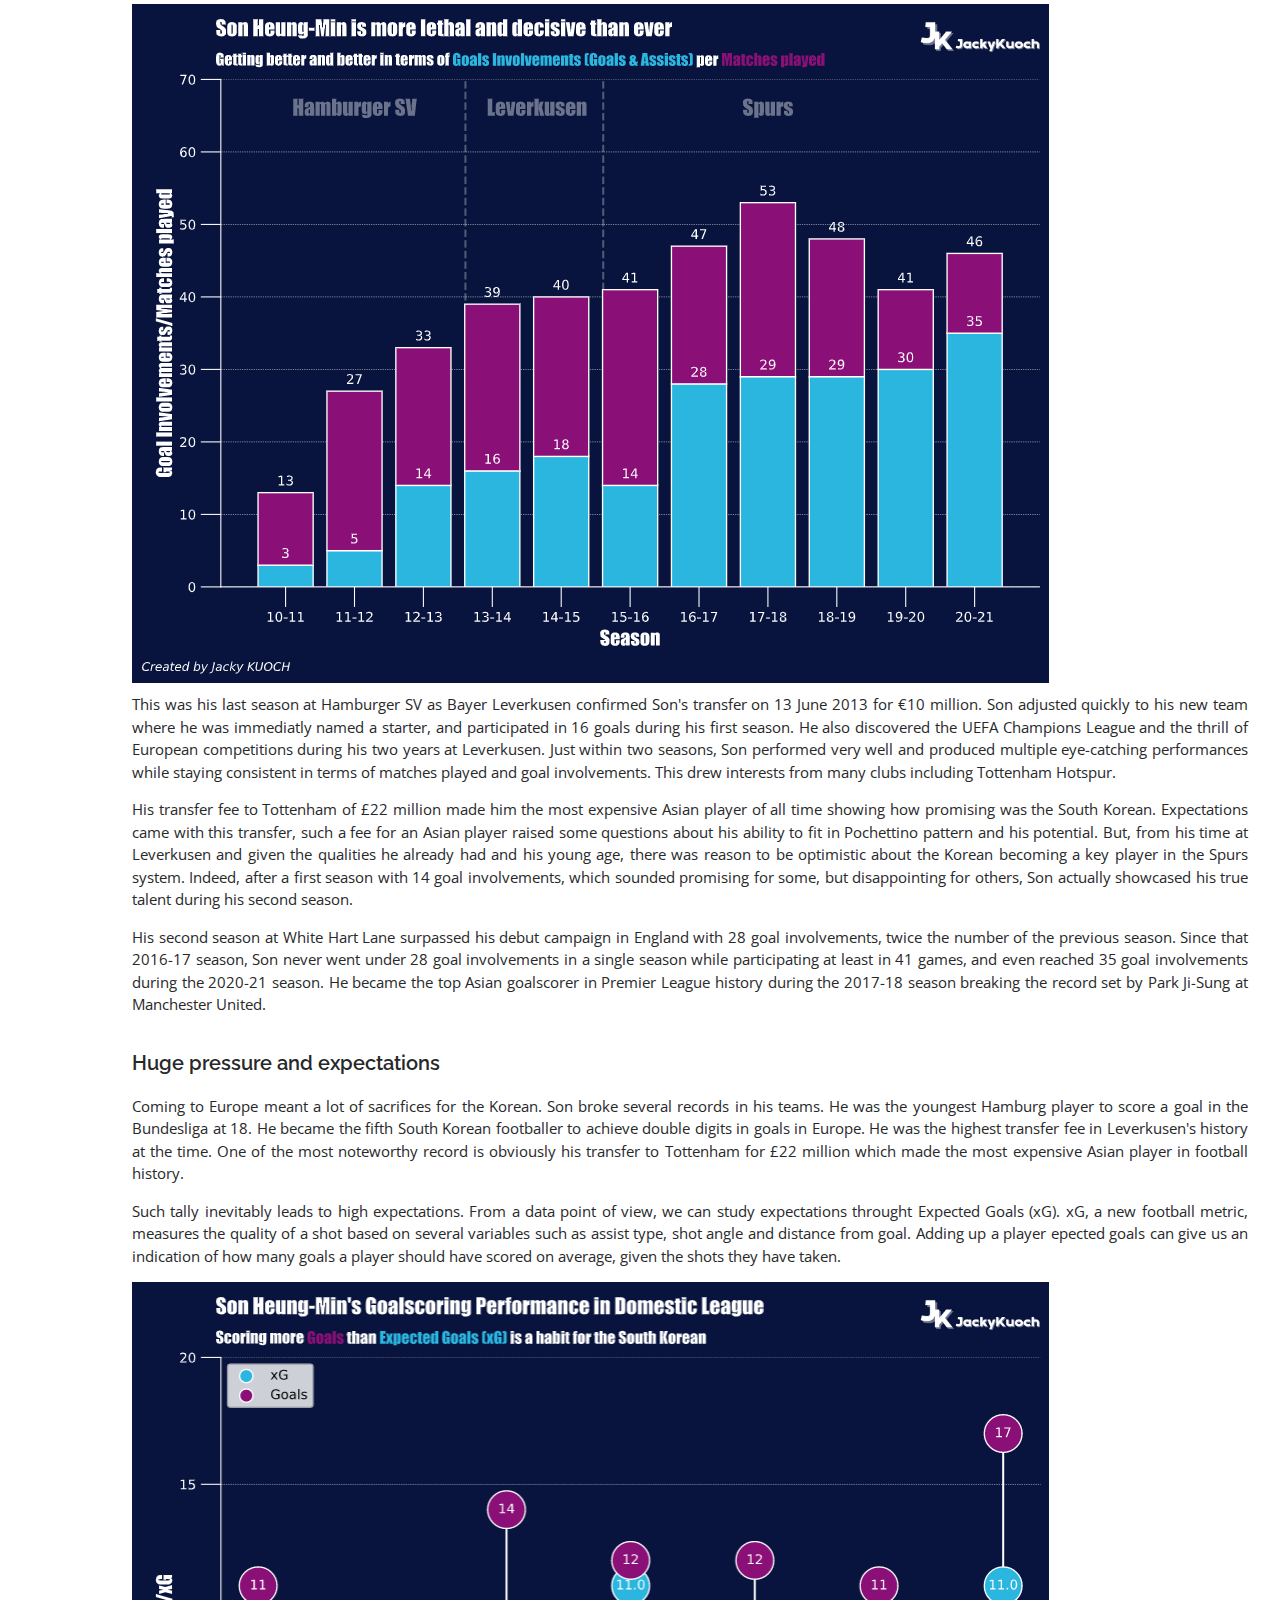
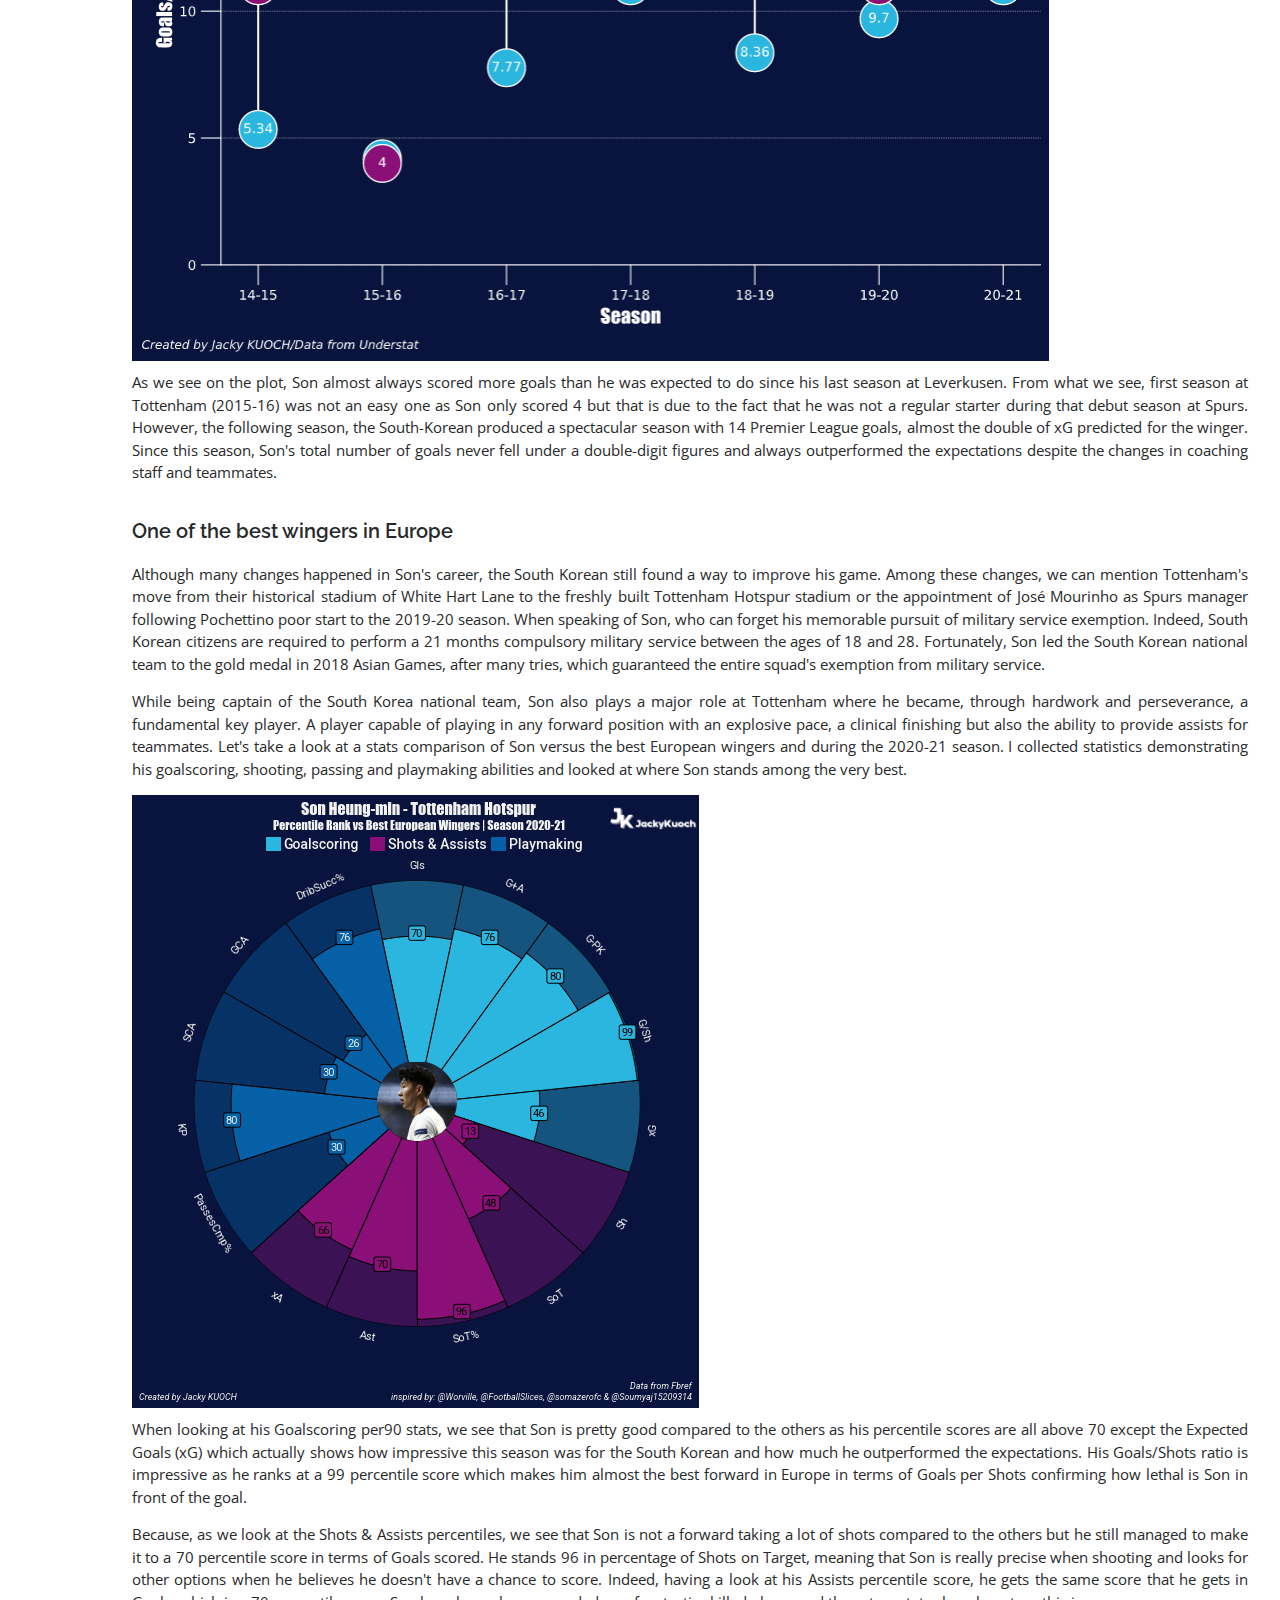
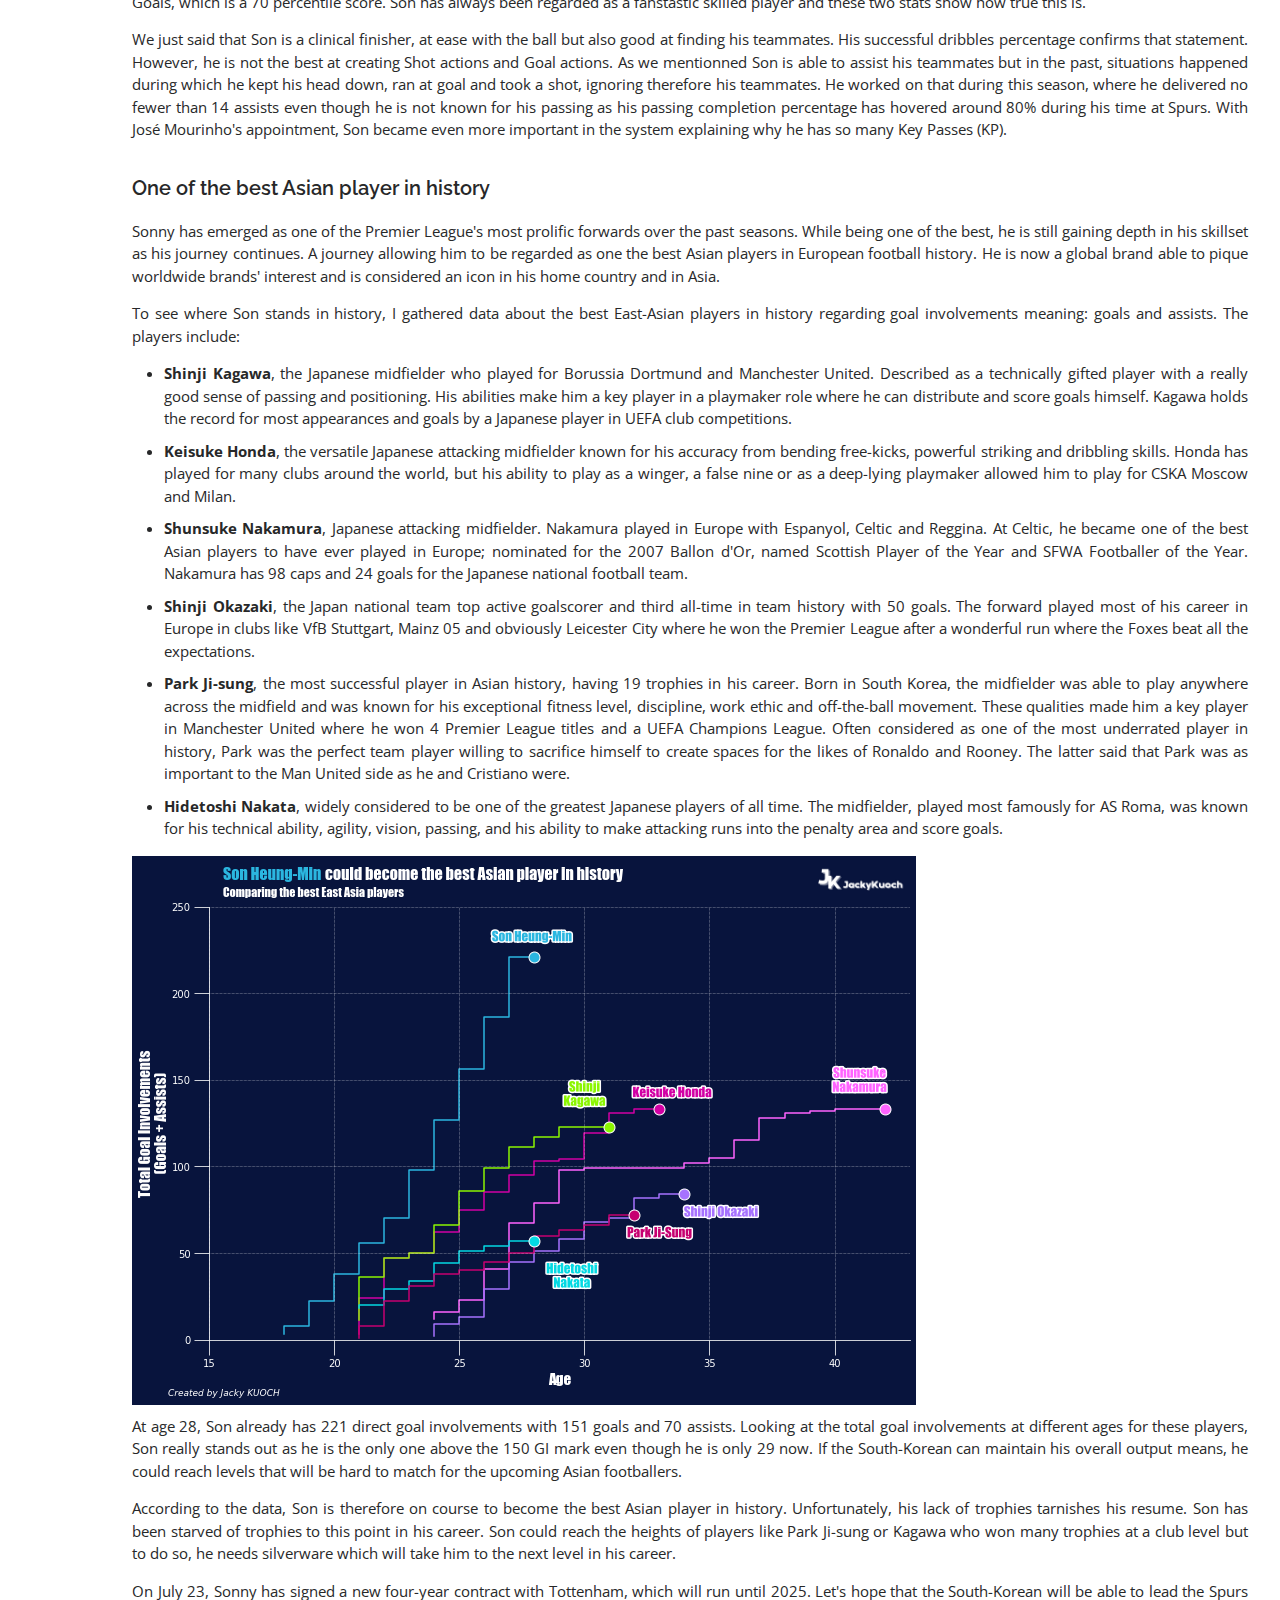
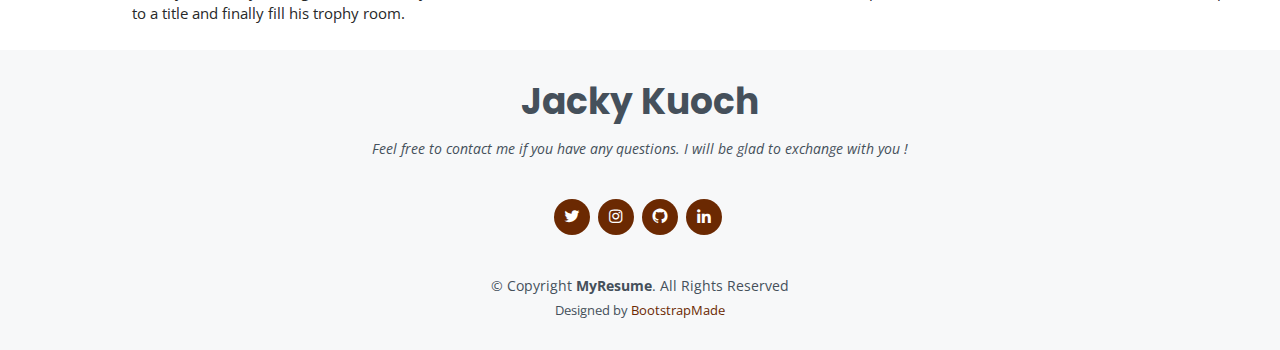
<file: articles/heungmin_son_journey.html>
<!DOCTYPE html>
<html lang="en">

<head>
  <meta charset="utf-8">
  <meta content="width=device-width, initial-scale=1.0" name="viewport">

  <title>Son Heung-min's way to the top</title>
  <meta content="Son's journey to the Asian players Hall of Fame" name="title" property="og:title">
  <meta
    content="Study and explain how Son became one of the best Asian players in history using Data and Data Visualization"
    name="description" property="og:description">
  <meta content="Data, MachineLearning, DataViz, Footbal, Soccer, Tottenham, SonHeungMin" name="keywords">
  <meta content="Jacky Kuoch, jackykuoch@gmail.com" name="author">
  <meta content="../assets/img/portfolio/son/portfolio-son4.jpg" name="image" property="og:image">
  <meta content="May. 9, 2021" name="date" />

  <!-- Favicons -->
  <link href="../assets/img/Logo JK - FavIcon.png" rel="icon">
  <link href="../assets/img/Logo JK - FavIcon.png" rel="apple-touch-icon">

  <!-- Google Fonts -->
  <link
    href="https://fonts.googleapis.com/css?family=Open+Sans:300,300i,400,400i,600,600i,700,700i|Raleway:300,300i,400,400i,500,500i,600,600i,700,700i|Poppins:300,300i,400,400i,500,500i,600,600i,700,700i"
    rel="stylesheet">

  <!-- Vendor CSS Files -->
  <link href="../assets/vendor/aos/aos.css" rel="stylesheet">
  <link href="../assets/vendor/bootstrap/css/bootstrap.min.css" rel="stylesheet">
  <link href="../assets/vendor/bootstrap-icons/bootstrap-icons.css" rel="stylesheet">
  <link href="../assets/vendor/boxicons/css/boxicons.min.css" rel="stylesheet">
  <link href="../assets/vendor/glightbox/css/glightbox.min.css" rel="stylesheet">
  <link href="../assets/vendor/swiper/swiper-bundle.min.css" rel="stylesheet">

  <!-- Template Main CSS File -->
  <link href="../assets/css/style.css" rel="stylesheet">

  <!-- =======================================================
  * Template Name: MyResume - v4.0.1
  * Template URL: https://bootstrapmade.com/free-html-bootstrap-template-my-resume/
  * Author: BootstrapMade.com
  * License: https://bootstrapmade.com/license/
  ======================================================== -->
</head>

<body>

  <!-- ======= Mobile nav toggle button ======= -->
  <!-- <button type="button" class="mobile-nav-toggle d-xl-none"><i class="bi bi-list mobile-nav-toggle"></i></button> -->
  <i class="bi bi-list mobile-nav-toggle d-xl-none"></i>

  <!-- ======= Header ======= -->
  <header id="header" class="d-flex flex-column justify-content-center">
    <nav id="navbar" class="navbar nav-menu">
      <ul>
        <li><a href="../homepage.html" id="portfolio" class="nav-link scrollto active"><i class="bx bx-home"></i>
            <span>Home</span></a>
        </li>
      </ul>
    </nav><!-- .nav-menu -->

  </header><!-- End Header -->

  <!-- ======= Header Section ======= -->
  <section id="article_son" class="d-flex flex-column justify-content-center">
    <div class="container" data-aos="zoom-in" data-aos-delay="200">
      <h1>Son Heung-min</h1>
      <p><span>Son's climb to the Asian players Hall of Fame</span></p>
      <p></p>
      <a class="pill" href="../homepage.html#portfolio" style="--start-color:#4225c3;--end-color:#2bb6e0;">Sports
        Analytics</a>
    </div>
  </section><!-- End Header -->


  <main id="main">

    <!-- ======= Title Section ======= -->
    <section id="art_title" class="art_title">
      <div class="container">
        <div class="art-title">
          <h2>How Son became one of the best players in Europe and one of the best Asian players in history ?</h2>
          <p>For years, European football has enjoyed multiple world-class Asian players. Son is one of them and could
            become the best of them.</p>
          <h3>
            July 25, 2021 | Jacky Kuoch
          </h3>
        </div>
      </div>
    </section><!-- End Title Section -->

    <section id="art_content" class="art_content">
      <div class="container">
        <div class="art_content">
          <p>
            August 28th 2015. After two seasons at Bayer Leverkusen where his performances caught the eye of multiple
            scouts, Son joined Premier League club Tottenham Hotspur for €30 million, a world record transfer fee for an
            Asian player. It's at Tottenham that Son became Sonaldo/Sonny for the connoiseurs.
          </p>
          <p>
            However, debut season at Spurs was not a fairy tale for Son. The Korean showed a glimpse of his talent
            during various games but many made critiques about his lack of scoring and about Son not fitting the
            Mauricio Pochettino football philosophy. Rumours of his departure flourished but Son was instead given a
            chance to fight for his place at Spurs. This was a milestone in Son's ascent to the heights of European
            football.
          </p>

          <h3>
            From South Korea to Europe
          </h3>
          <p>
            Son started his football career at the FC Seoul academy in 2002, after South Korea's wonderful journey at
            the FIFA World Cup which took place in Korea and Japan. Son, 10 years old at the time, began training with
            his brother under the care of their father, retired football player, who taught them discipline and the
            value of hard work. But in 2008, Son decided to leave Korea for Germany and join Hamburger SV's youth
            academy to complete his formation.
          </p>

          <p>
            As a matter of fact, Son, 16 at the time, had the chance to integrate the Korean FA Youth Project and moved
            to Germany. A move that demonstrated his determination to build a successful career in Europe even though he
            did not speak German or English when he arrived.
            At Hamburger SV, Son played a few games during his first two seasons managing to score 8 goals in 40 games
            while learning German.
          </p>

          <p>
            Once he was settled and more used to professional football in Europe, Son started to show his abilities on
            the field and his third season at Hamburger was a breakthough season for him. First, Son became a starter
            following the transfers of the teams's strikers. The Korean participated, during this seasons, in 33 games
            including 31 as a starter while he only started 19 times during his first two seasons. He managed to get
            involved in 14 goals during that season, which is pretty impressive for a wide attacker.
          </p>

          <img src="../assets/img/portfolio/son/Son - GI.png" class="img-fluid" alt="">

          <p>
            This was his last season at Hamburger SV as Bayer Leverkusen confirmed Son's transfer on 13 June 2013 for
            €10 million. Son adjusted quickly to his new team where he was immediatly named a starter, and participated
            in 16 goals during his first season. He also discovered the UEFA Champions League and the thrill of European
            competitions during his two years at Leverkusen. Just within two seasons, Son performed very well and
            produced multiple eye-catching performances while staying consistent in terms of matches played and goal
            involvements. This drew interests from many clubs including Tottenham Hotspur.
          </p>

          <p>
            His transfer fee to Tottenham of £22 million made him the most expensive Asian player of all time showing
            how promising was the South Korean. Expectations came with this transfer, such a fee for an Asian player
            raised some questions about his ability to fit in Pochettino pattern and his potential. But, from his time
            at Leverkusen and given the qualities he already had and his young age, there was reason to be optimistic
            about the Korean becoming a key player in the Spurs system. Indeed, after a first season with 14 goal
            involvements, which sounded promising for some, but disappointing for others, Son actually showcased his
            true talent during his second season.
          </p>

          <p>
            His second season at White Hart Lane surpassed his debut campaign in England with 28 goal involvements,
            twice the number of the previous season. Since that 2016-17 season, Son never went under 28 goal
            involvements in a single season while participating at least in 41 games, and even reached 35 goal
            involvements during the 2020-21 season. He became the top Asian goalscorer in Premier League history during
            the 2017-18 season breaking the record set by Park Ji-Sung at Manchester United.
          </p>

          <h3>
            Huge pressure and expectations
          </h3>
          <p>
            Coming to Europe meant a lot of sacrifices for the Korean. Son broke several records in his teams. He was
            the youngest Hamburg player to score a goal in the Bundesliga at 18. He became the fifth South Korean
            footballer to achieve double digits in goals in Europe. He was the highest transfer fee in Leverkusen's
            history at the time. One of the most noteworthy record is obviously his transfer to Tottenham for £22
            million which made the most expensive Asian player in football history.
          </p>

          <p>
            Such tally inevitably leads to high expectations. From a data point of view, we can study expectations
            throught Expected Goals (xG). xG, a new football metric, measures the quality of a shot based on several
            variables such as assist type, shot angle and distance from goal. Adding up a player epected goals can give
            us an indication of how many goals a player should have scored on average, given the shots they have taken.
          </p>

          <img src="../assets/img/portfolio/son/Son - Gls vs xG.png" class="img-fluid" alt="">

          <p>
            As we see on the plot, Son almost always scored more goals than he was expected to do since his last season
            at Leverkusen. From what we see, first season at Tottenham (2015-16) was not an easy one as Son only scored
            4 but that is due to the fact that he was not a regular starter during that debut season at Spurs. However,
            the following season, the South-Korean produced a spectacular season with 14 Premier League goals, almost
            the double of xG predicted for the winger. Since this season, Son's total number of goals never fell under a
            double-digit figures and always outperformed the expectations despite the changes in coaching staff and
            teammates.
          </p>

          <h3>
            One of the best wingers in Europe
          </h3>

          <p>
            Although many changes happened in Son's career, the South Korean still found a way to improve his game.
            Among these changes, we can mention Tottenham's move from their historical stadium of White Hart Lane to the
            freshly built Tottenham Hotspur stadium or the appointment of José Mourinho as Spurs manager following
            Pochettino poor start to the 2019-20 season.
            When speaking of Son, who can forget his memorable pursuit of military service exemption. Indeed, South
            Korean citizens are required to perform a 21 months compulsory military service between the ages of 18 and
            28. Fortunately, Son led the South Korean national team to the gold medal in 2018 Asian Games, after many
            tries, which guaranteed the entire squad's exemption from military service.
          </p>

          <p>
            While being captain of the South Korea national team, Son also plays a major role at Tottenham where he
            became, through hardwork and perseverance, a fundamental key player. A player capable of playing in any
            forward position with an explosive pace, a clinical finishing but also the ability to provide assists for
            teammates. Let's take a look at a stats comparison of Son versus the best European wingers and during the
            2020-21 season. I collected statistics demonstrating his goalscoring, shooting, passing and playmaking
            abilities and looked at where Son stands among the very best.
          </p>

          <img src="../assets/img/portfolio/son/Son - pizza plot.png" class="img-fluid" alt="">

          <p>
            When looking at his Goalscoring per90 stats, we see that Son is pretty good compared to the others as his
            percentile scores are all above 70 except the Expected Goals (xG) which actually shows how impressive this
            season was for the South Korean and how much he outperformed the expectations.
            His Goals/Shots ratio is impressive as he ranks at a 99 percentile score which makes him almost the best
            forward in Europe in terms of Goals per Shots confirming how lethal is Son in front of the goal.
          </p>

          <p>
            Because, as we look at the Shots & Assists percentiles, we see that Son is not a forward taking a lot of
            shots compared to the others but he still managed to make it to a 70 percentile score in terms of Goals
            scored. He stands 96 in percentage of Shots on Target, meaning that Son is really precise when shooting and
            looks for other options when he believes he doesn't have a chance to score. Indeed, having a look at his
            Assists percentile score, he gets the same score that he gets in Goals, which is a 70 percentile score. Son
            has always been regarded as a fanstastic skilled player and these two stats show how true this is.
          </p>

          <p>
            We just said that Son is a clinical finisher, at ease with the ball but also good at finding his teammates.
            His successful dribbles percentage confirms that statement. However, he is not the best at creating Shot
            actions and Goal actions. As we mentionned Son is able to assist his teammates but in the past, situations
            happened during which he kept his head down, ran at goal and took a shot, ignoring therefore his teammates.
            He worked on that during this season, where he delivered no fewer than 14 assists even though he is not
            known for his passing as his passing completion percentage has hovered around 80% during his time at Spurs.
            With José Mourinho's appointment, Son became even more important in the system explaining why he has so many
            Key Passes (KP).
          </p>

          <h3>
            One of the best Asian player in history
          </h3>

          <p>
            Sonny has emerged as one of the Premier League's most prolific forwards over the past seasons. While
            being one of the best, he is still gaining depth in his skillset as his journey continues. A journey
            allowing him to be regarded as one the best Asian players in European football history. He is now a global
            brand able to pique worldwide brands' interest and is considered an icon in his home country and in Asia.
          </p>

          <p>
            To see where Son stands in history, I gathered data about the best East-Asian players in history regarding
            goal involvements meaning: goals and assists. The players include:
          </p>

          <ul>
            <li><b class="term">Shinji Kagawa</b>, the Japanese midfielder who played for Borussia Dortmund and
              Manchester United. Described as a technically gifted player with a really good sense of passing and
              positioning. His abilities make him a key player in a playmaker role where he can distribute and score
              goals himself. Kagawa holds the record for most appearances and goals by a Japanese player in UEFA club
              competitions.
            </li>
            <li><b class="term">Keisuke Honda</b>, the versatile Japanese attacking midfielder known for his accuracy
              from bending free-kicks, powerful striking and dribbling skills. Honda has played for many clubs around
              the world, but his ability to play as a winger, a false nine or as a deep-lying playmaker allowed him to
              play for CSKA Moscow and Milan.
            </li>
            <li><b class="term">Shunsuke Nakamura</b>, Japanese attacking midfielder. Nakamura played in Europe with
              Espanyol, Celtic and Reggina. At Celtic, he became one of the best Asian players to have ever played in
              Europe; nominated for the 2007 Ballon d'Or, named Scottish Player of the Year and SFWA Footballer of the
              Year. Nakamura has 98 caps and 24 goals for the Japanese national football team.
            </li>
            <li><b class="term">Shinji Okazaki</b>, the Japan national team top active goalscorer and third all-time in
              team history with 50 goals. The forward played most of his career in Europe in clubs like VfB Stuttgart,
              Mainz 05 and obviously Leicester City where he won the Premier League after a wonderful run where the
              Foxes beat all the expectations.
            </li>
            <li><b class="term">Park Ji-sung</b>, the most successful player in Asian history, having 19 trophies in his
              career. Born in South Korea, the midfielder was able to play anywhere across the midfield and was known
              for his exceptional fitness level, discipline, work ethic and off-the-ball movement. These qualities made
              him a key player in Manchester United where he won 4 Premier League titles and a UEFA Champions League.
              Often considered as one of the most underrated player in history, Park was the perfect team player willing
              to sacrifice himself to create spaces for the likes of Ronaldo and Rooney. The latter said that Park was
              as important to the Man United side as he and Cristiano were.
            </li>
            <li><b class="term">Hidetoshi Nakata</b>, widely considered to be one of the greatest Japanese players of
              all time. The midfielder, played most famously for AS Roma, was known for his technical ability, agility,
              vision, passing, and his ability to make attacking runs into the penalty area and score goals.
            </li>

          </ul>

          <img src="../assets/img/portfolio/son/Son - Asian players.png" class="img-fluid" alt="">

          <p>
            At age 28, Son already has 221 direct goal involvements with 151 goals and 70 assists. Looking at the total
            goal involvements at different ages for these players, Son really stands out as he is the only one above the
            150 GI mark even though he is only 29 now. If the South-Korean can maintain his overall output means, he
            could reach levels that will be hard to match for the upcoming Asian footballers.
          </p>

          <p>
            According to the data, Son is therefore on course to become the best Asian player in history. Unfortunately,
            his lack of trophies tarnishes his resume. Son has been starved of trophies to this point in his career.
            Son could reach the heights of players like Park Ji-sung or Kagawa who won many trophies at a club level but
            to do so, he needs silverware which will take him to the next level in his career.
          </p>

          <p>On July 23, Sonny has signed a new four-year contract with Tottenham, which will run until 2025. Let's hope
            that the South-Korean will be able to lead the Spurs to a title and finally fill his trophy room.</p>


        </div>

      </div>

    </section>





  </main><!-- End #main -->

  <!-- ======= Footer ======= -->
  <footer id="footer">
    <div class="container">
      <h3>Jacky Kuoch</h3>
      <p>Feel free to contact me if you have any questions. I will be glad to exchange with you !</p>
      <div class="social-links">
        <a href="https://twitter.com/Jacky_Kch" target="_blank" class="twitter"><i class="bx bxl-twitter"></i></a>
        <!-- a href="#" class="facebook"><i class="bx bxl-facebook"></i></a -->
        <a href="https://www.instagram.com/jackykch.jpg/" target="_blank" class="instagram"><i
            class="bx bxl-instagram"></i></a>
        <a href="https://github.com/JackyKch" target="_blank" class="git"><i class="bx bxl-github"></i></a>
        <a href="https://www.linkedin.com/in/jacky-kuoch/" target="_blank" class="linkedin"><i
            class="bx bxl-linkedin"></i></a>
      </div>
      <div class="copyright">
        &copy; Copyright <strong><span>MyResume</span></strong>. All Rights Reserved
      </div>
      <div class="credits">
        <!-- All the links in the footer should remain intact. -->
        <!-- You can delete the links only if you purchased the pro version. -->
        <!-- Licensing information: [license-url] -->
        <!-- Purchase the pro version with working PHP/AJAX contact form: https://bootstrapmade.com/free-html-bootstrap-template-my-resume/ -->
        Designed by <a href="https://bootstrapmade.com/">BootstrapMade</a>
      </div>
    </div>
  </footer><!-- End Footer -->



  <div id="preloader"></div>
  <a href="#" class="back-to-top d-flex align-items-center justify-content-center"><i
      class="bi bi-arrow-up-short"></i></a>

  <!-- Vendor JS Files -->
  <script src="../assets/vendor/aos/aos.js"></script>
  <script src="../assets/vendor/bootstrap/js/bootstrap.bundle.min.js"></script>
  <script src="../assets/vendor/glightbox/js/glightbox.min.js"></script>
  <script src="../assets/vendor/isotope-layout/isotope.pkgd.min.js"></script>
  <script src="../assets/vendor/php-email-form/validate.js"></script>
  <script src="../assets/vendor/purecounter/purecounter.js"></script>
  <script src="../assets/vendor/swiper/swiper-bundle.min.js"></script>
  <script src="../assets/vendor/typed.js/typed.min.js"></script>
  <script src="../assets/vendor/waypoints/noframework.waypoints.js"></script>

  <!-- Template Main JS File -->
  <script src="../assets/js/main.js"></script>

</body>

</html>
</file>
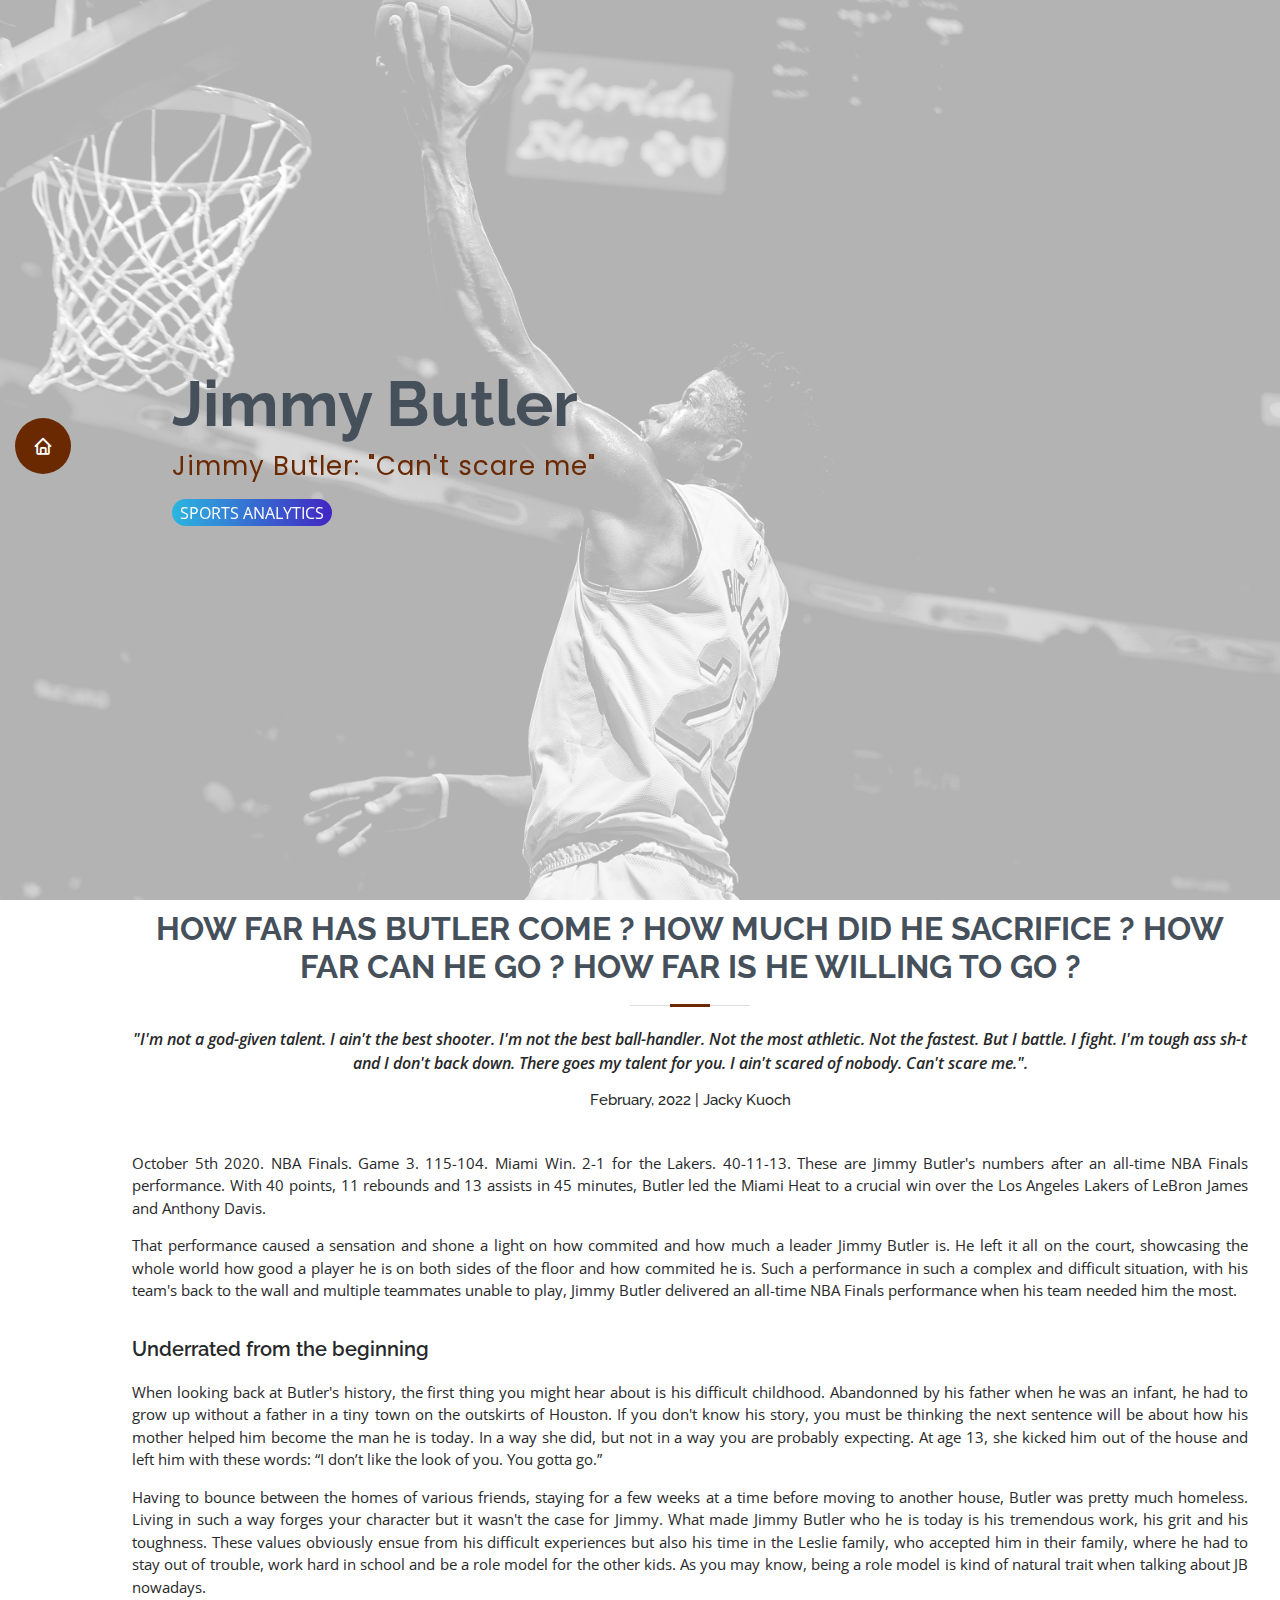
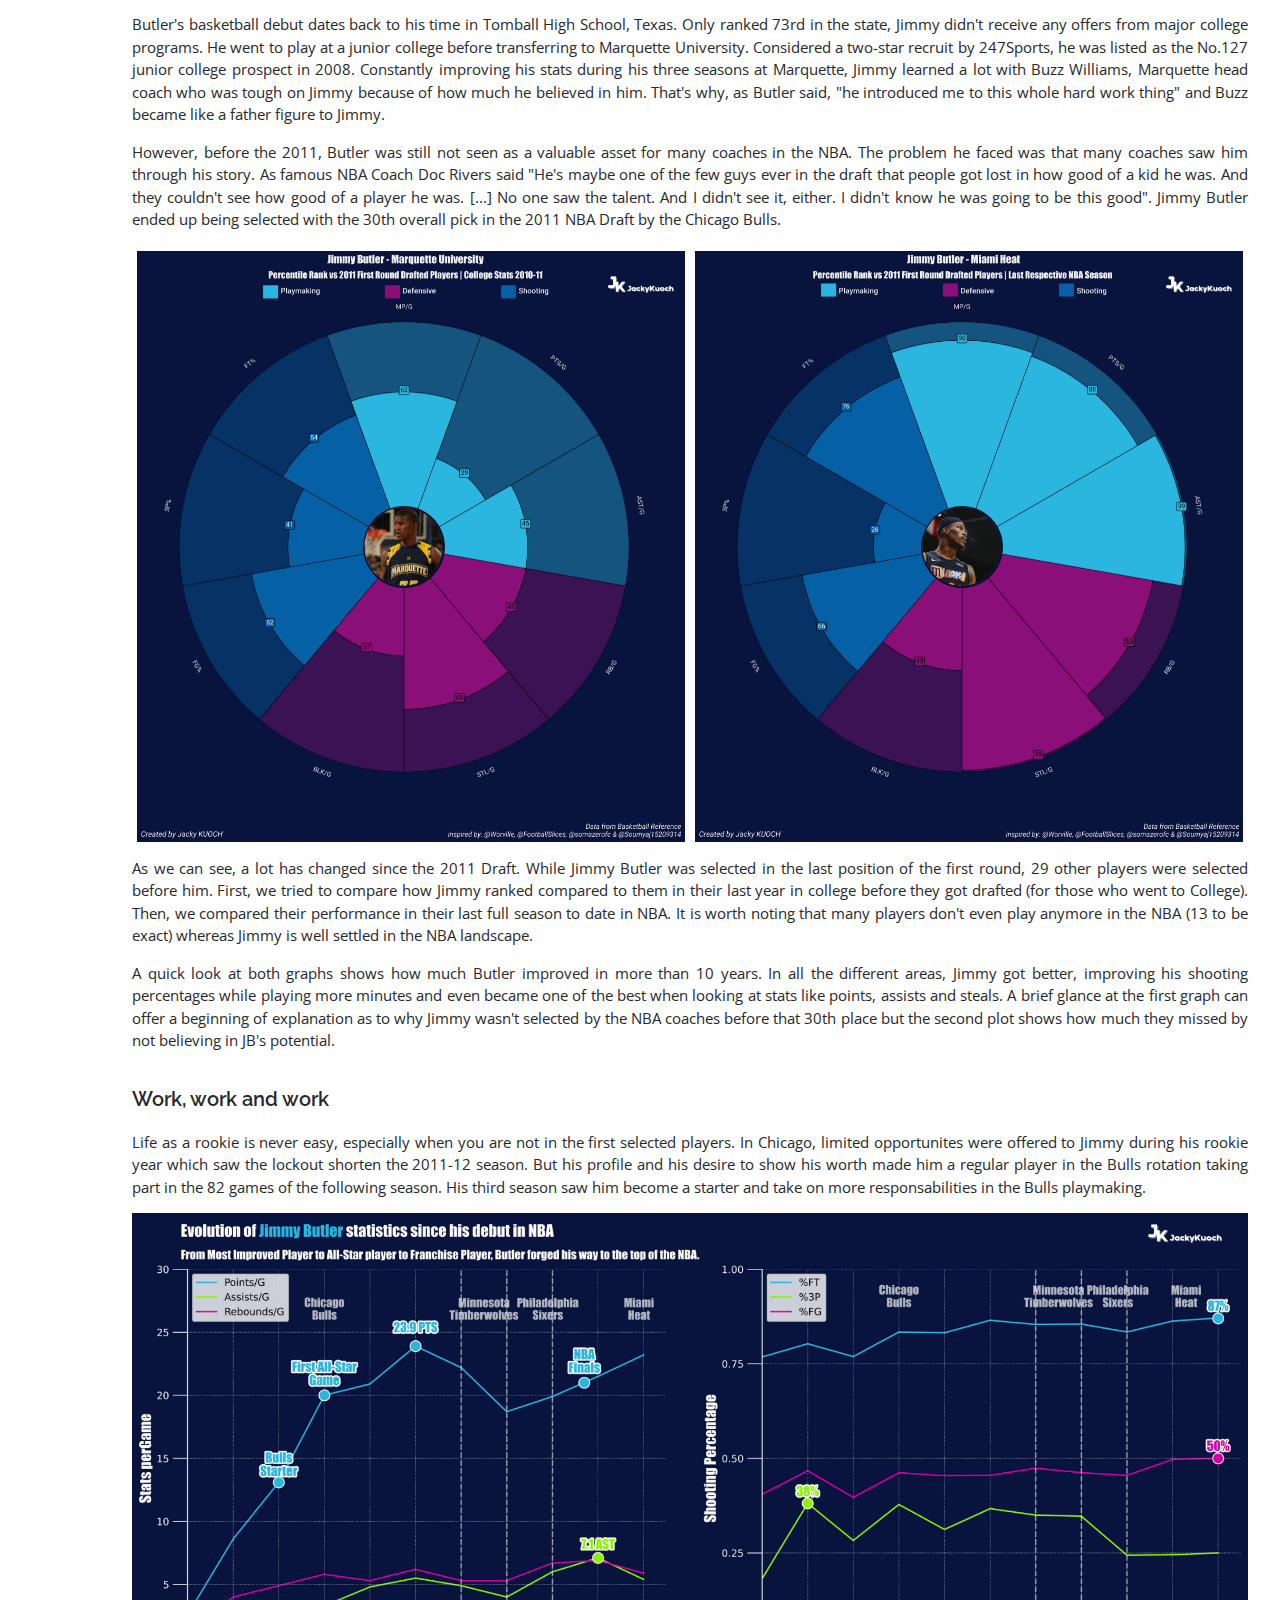
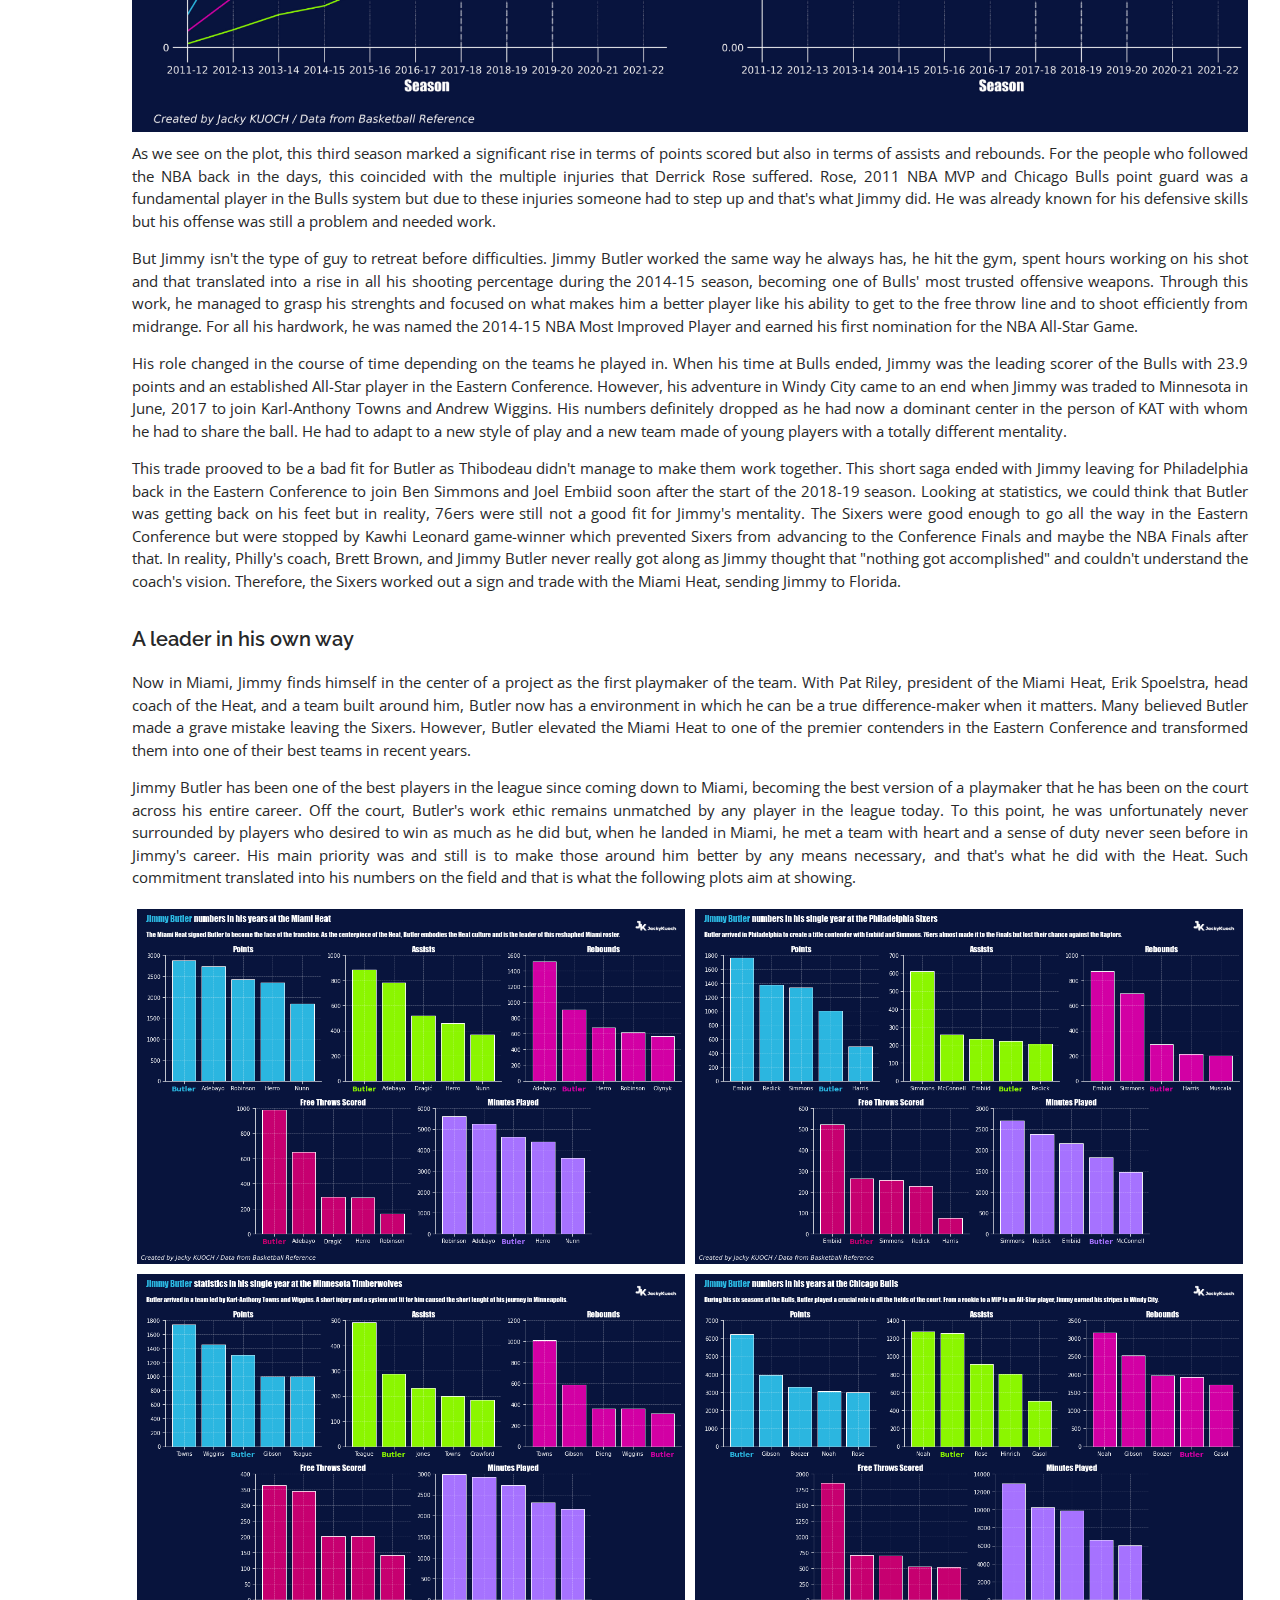
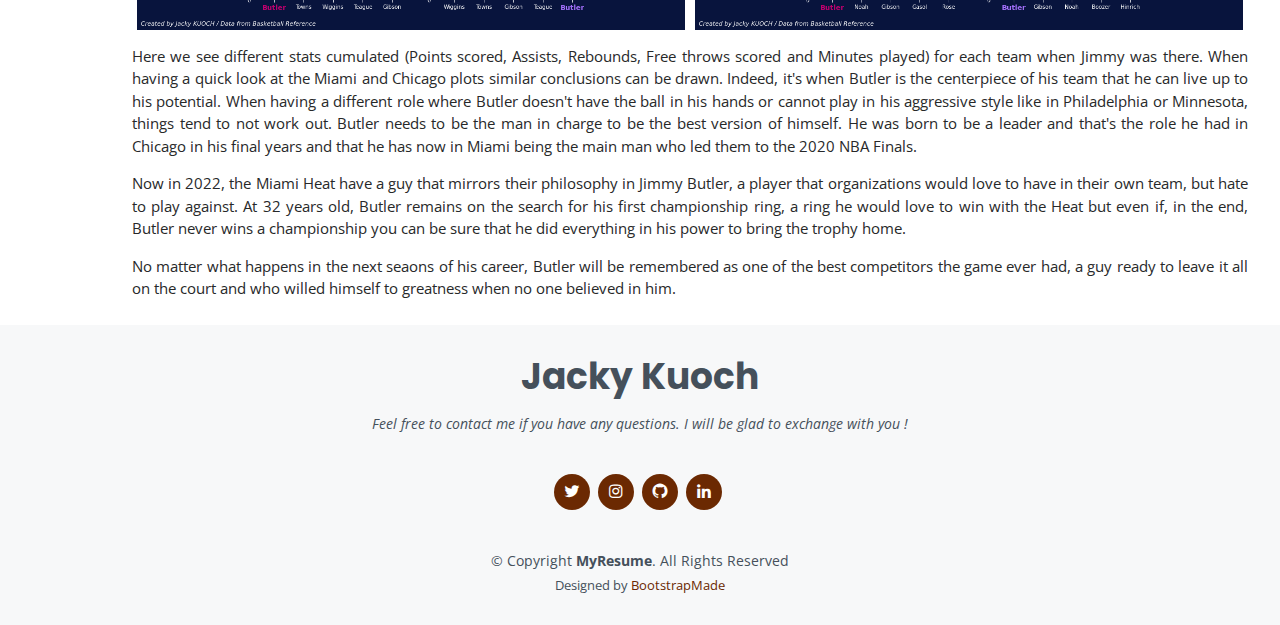
<file: articles/jimmybutler.html>
<!DOCTYPE html>
<html lang="en">

<head>
  <meta charset="utf-8">
  <meta content="width=device-width, initial-scale=1.0" name="viewport">

  <title>Jimmy Butler: "Can't scare me"</title>
  <meta content="How Jimmy Butler became Jimmy Buckets" name="title" property="og:title">
  <meta
    content="Breaking down Jimmy Butler's career and the way he influenced the game in his own way."
    name="description" property="og:description">
  <meta content="Data, DataViz, Basketball, NBA, Miami, JimmyButler, Heat, Sixers, Bulls, Wolves, Butler" name="keywords">
  <meta content="Jacky Kuoch, jackykuoch@gmail.com" name="author">
  <meta content="../assets/img/portfolio/butler/portfolio-butler4.png" name="image" property="og:image">
  <meta content="February. 1, 2021" name="date" />

  <!-- Favicons -->
  <link href="../assets/img/Logo JK - FavIcon.png" rel="icon">
  <link href="../assets/img/Logo JK - FavIcon.png" rel="apple-touch-icon">

  <!-- Google Fonts -->
  <link
    href="https://fonts.googleapis.com/css?family=Open+Sans:300,300i,400,400i,600,600i,700,700i|Raleway:300,300i,400,400i,500,500i,600,600i,700,700i|Poppins:300,300i,400,400i,500,500i,600,600i,700,700i"
    rel="stylesheet">

  <!-- Vendor CSS Files -->
  <link href="../assets/vendor/aos/aos.css" rel="stylesheet">
  <link href="../assets/vendor/bootstrap/css/bootstrap.min.css" rel="stylesheet">
  <link href="../assets/vendor/bootstrap-icons/bootstrap-icons.css" rel="stylesheet">
  <link href="../assets/vendor/boxicons/css/boxicons.min.css" rel="stylesheet">
  <link href="../assets/vendor/glightbox/css/glightbox.min.css" rel="stylesheet">
  <link href="../assets/vendor/swiper/swiper-bundle.min.css" rel="stylesheet">

  <!-- Template Main CSS File -->
  <link href="../assets/css/style.css" rel="stylesheet">

  <!-- =======================================================
  * Template Name: MyResume - v4.0.1
  * Template URL: https://bootstrapmade.com/free-html-bootstrap-template-my-resume/
  * Author: BootstrapMade.com
  * License: https://bootstrapmade.com/license/
  ======================================================== -->
</head>

<body>

  <!-- ======= Mobile nav toggle button ======= -->
  <!-- <button type="button" class="mobile-nav-toggle d-xl-none"><i class="bi bi-list mobile-nav-toggle"></i></button> -->
  <i class="bi bi-list mobile-nav-toggle d-xl-none"></i>

  <!-- ======= Header ======= -->
  <header id="header" class="d-flex flex-column justify-content-center">
    <nav id="navbar" class="navbar nav-menu">
      <ul>
        <li><a href="../homepage.html" id="portfolio" class="nav-link scrollto active"><i class="bx bx-home"></i>
            <span>Home</span></a>
        </li>
      </ul>
    </nav><!-- .nav-menu -->

  </header><!-- End Header -->

  <!-- ======= Header Section ======= -->
  <section id="article_butler" class="d-flex flex-column justify-content-center">
    <div class="container" data-aos="zoom-in" data-aos-delay="200">
      <h1>Jimmy Butler</h1>
      <p><span>Jimmy Butler: "Can't scare me"</span></p>
      <p></p>
      <a class="pill" href="../homepage.html#portfolio" style="--start-color:#4225c3;--end-color:#2bb6e0;">Sports
        Analytics</a>
    </div>
  </section><!-- End Header -->


  <main id="main">

    <!-- ======= Title Section ======= -->
    <section id="art_title" class="art_title">
      <div class="container">
        <div class="art-title">
          <h2>How far has Butler come ? How much did he sacrifice ? How far can he go ? How far is he willing to go ?</h2>
          <p>"I'm not a god-given talent. I ain't the best shooter. I'm not the best ball-handler. Not the most athletic. Not the fastest. But I battle. I fight. I'm tough ass sh-t and I don't back down. There goes my talent for you. I ain't scared of nobody. Can't scare me.".</p>
          <h3>
            February, 2022 | Jacky Kuoch
          </h3>
        </div>
      </div>
    </section><!-- End Title Section -->

    <section id="art_content" class="art_content">
      <div class="container">
        <div class="art_content">
          <p>
            October 5th 2020. NBA Finals. Game 3. 115-104. Miami Win. 2-1 for the Lakers. 40-11-13. These are Jimmy Butler's numbers after an all-time NBA Finals performance. With 40 points, 11 rebounds and 13 assists in 45 minutes, Butler led the Miami Heat to a crucial win over the Los Angeles Lakers of LeBron James and Anthony Davis. 
          </p>

          <p>
            That performance caused a sensation and shone a light on how commited and how much a leader Jimmy Butler is. He left it all on the court, showcasing the whole world how good a player he is on both sides of the floor and how commited he is. Such a performance in such a complex and difficult situation, with his team's back to the wall and multiple teammates unable to play, Jimmy Butler delivered an all-time NBA Finals performance when his team needed him the most.
          </p>

          <h3>
            Underrated from the beginning
          </h3>

          <p>
            When looking back at Butler's history, the first thing you might hear about is his difficult childhood. Abandonned by his father when he was an infant, he had to grow up without a father in a tiny town on the outskirts of Houston. If you don't know his story, you must be thinking the next sentence will be about how his mother helped him become the man he is today. In a way she did, but not in a way you are probably expecting. At age 13, she kicked him out of the house and left him with these words: “I don’t like the look of you. You gotta go.”
          </p>

          <p>
            Having to bounce between the homes of various friends, staying for a few weeks at a time before moving to another house, Butler was pretty much homeless. Living in such a way forges your character but it wasn't the case for Jimmy. What made Jimmy Butler who he is today is his tremendous work, his grit and his toughness. These values obviously ensue from his difficult experiences but also his time in the Leslie family, who accepted him in their family, where he had to stay out of trouble, work hard in school and be a role model for the other kids. As you may know, being a role model is kind of natural trait when talking about JB nowadays.
          </p>

          <p>
            Butler's basketball debut dates back to his time in Tomball High School, Texas. Only ranked 73rd in the state, Jimmy didn't receive any offers from major college programs. He went to play at a junior college before transferring to Marquette University. Considered a two-star recruit by 247Sports, he was listed as the No.127 junior college prospect in 2008. Constantly improving his stats during his three seasons at Marquette, Jimmy learned a lot with Buzz Williams, Marquette head coach who was tough on Jimmy because of how much he believed in him. That's why, as Butler said, "he introduced me to this whole hard work thing" and Buzz became like a father figure to Jimmy. 
          </p>

          <p>
            However, before the 2011, Butler was still not seen as a valuable asset for many coaches in the NBA. The problem he faced was that many coaches saw him through his story. As famous NBA Coach Doc Rivers said "He's maybe one of the few guys ever in the draft that people got lost in how good of a kid he was. And they couldn't see how good of a player he was. [...] No one saw the talent. And I didn't see it, either. I didn't know he was going to be this good". Jimmy Butler ended up being selected with the 30th overall pick in the 2011 NBA Draft by the Chicago Bulls. 
          </p>

          <div class="two_images_row">
            <div class="two_images_columns">
              <img src="../assets/img/portfolio/butler/college_pizzaplot.png" class="img-fluid" alt="">
            </div>

            <div class="two_images_columns">
              <img src="../assets/img/portfolio/butler/lastnbaseason_pizzaplot.png" class="img-fluid" alt="">
            </div>
          </div>

          <p>
            As we can see, a lot has changed since the 2011 Draft. While Jimmy Butler was selected in the last position of the first round, 29 other players were selected before him. First, we tried to compare how Jimmy ranked compared to them in their last year in college before they got drafted (for those who went to College). Then, we compared their performance in their last full season to date in NBA. It is worth noting that many players don't even play anymore in the NBA (13 to be exact) whereas Jimmy is well settled in the NBA landscape. 
          </p>

          <p>
            A quick look at both graphs shows how much Butler improved in more than 10 years. In all the different areas, Jimmy got better, improving his shooting percentages while playing more minutes and even became one of the best when looking at stats like points, assists and steals. A brief glance at the first graph can offer a beginning of explanation as to why Jimmy wasn't selected by the NBA coaches before that 30th place but the second plot shows how much they missed by not believing in JB's potential.
          </p>


          <h3>
            Work, work and work
          </h3>
          <p>
            Life as a rookie is never easy, especially when you are not in the first selected players. In Chicago, limited opportunites were offered to Jimmy during his rookie year which saw the lockout shorten the 2011-12 season. But his profile and his desire to show his worth made him a regular player in the Bulls rotation taking part in the 82 games of the following season. His third season saw him become a starter and take on more responsabilities in the Bulls playmaking.
          </p>

          <img src="../assets/img/portfolio/butler/butler_career_stats.png" class="img-fluid" alt="">

          <p>
            As we see on the plot, this third season marked a significant rise in terms of points scored but also in terms of assists and rebounds. For the people who followed the NBA back in the days, this coincided with the multiple injuries that Derrick Rose suffered. Rose, 2011 NBA MVP and Chicago Bulls point guard was a fundamental player in the Bulls system but due to these injuries someone had to step up and that's what Jimmy did. He was already known for his defensive skills but his offense was still a problem and needed work. 
          </p>

          <p>
            But Jimmy isn't the type of guy to retreat before difficulties. Jimmy Butler worked the same way he always has, he hit the gym, spent hours working on his shot and that translated into a rise in all his shooting percentage during the 2014-15 season, becoming one of Bulls' most trusted offensive weapons. Through this work, he managed to grasp his strenghts and focused on what makes him a better player like his ability to get to the free throw line and to shoot efficiently from midrange. For all his hardwork, he was named the 2014-15 NBA Most Improved Player and earned his first nomination for the NBA All-Star Game.
          </p>

          <p>
            His role changed in the course of time depending on the teams he played in. When his time at Bulls ended, Jimmy was the leading scorer of the Bulls with 23.9 points and an established All-Star player in the Eastern Conference. However, his adventure in Windy City came to an end when Jimmy was traded to Minnesota in June, 2017 to join Karl-Anthony Towns and Andrew Wiggins. His numbers definitely dropped as he had now a dominant center in the person of KAT with whom he had to share the ball. He had to adapt to a new style of play and a new team made of young players with a totally different mentality. 
          </p>

          <p>
            This trade prooved to be a bad fit for Butler as Thibodeau didn't manage to make them work together. This short saga ended with Jimmy leaving for Philadelphia back in the Eastern Conference to join Ben Simmons and Joel Embiid soon after the start of the 2018-19 season. Looking at statistics, we could think that Butler was getting back on his feet but in reality, 76ers were still not a good fit for Jimmy's mentality. The Sixers were good enough to go all the way in the Eastern Conference but were stopped by Kawhi Leonard game-winner which prevented Sixers from advancing to the Conference Finals and maybe the NBA Finals after that. In reality, Philly's coach, Brett Brown, and Jimmy Butler never really got along as Jimmy thought that "nothing got accomplished" and couldn't understand the coach's vision. Therefore, the Sixers worked out a sign and trade with the Miami Heat, sending Jimmy to Florida.
          </p>

          <h3>
            A leader in his own way
          </h3>

          <p>
            Now in Miami, Jimmy finds himself in the center of a project as the first playmaker of the team. With Pat Riley, president of the Miami Heat, Erik Spoelstra, head coach of the Heat, and a team built around him, Butler now has a environment in which he can be a true difference-maker when it matters. Many believed Butler made a grave mistake leaving the Sixers. However, Butler elevated the Miami Heat to one of the premier contenders in the Eastern Conference and transformed them into one of their best teams in recent years. 
          </p>

          <p>
            Jimmy Butler has been one of the best players in the league since coming down to Miami, becoming the best version of a playmaker that he has been on the court across his entire career. Off the court, Butler's work ethic remains unmatched by any player in the league today. To this point, he was unfortunately never surrounded by players who desired to win as much as he did but, when he landed in Miami, he met a team with heart and a sense of duty never seen before in Jimmy's career. His main priority was and still is to make those around him better by any means necessary, and that's what he did with the Heat. Such commitment translated into his numbers on the field and that is what the following plots aim at showing.
          </p>

          <div class="two_images_row">
            <div class="two_images_columns">
              <img src="../assets/img/portfolio/butler/miami_numbers.png" class="img-fluid" alt="">
            </div>

            <div class="two_images_columns">
              <img src="../assets/img/portfolio/butler/philly_numbers.png" class="img-fluid" alt="">
            </div>
          </div>

          <div class="two_images_row">
            <div class="two_images_columns">
              <img src="../assets/img/portfolio/butler/minnesota_numbers.png" class="img-fluid" alt="">
            </div>

            <div class="two_images_columns">
              <img src="../assets/img/portfolio/butler/chicago_numbers.png" class="img-fluid" alt="">
            </div>
          </div>

          <p>
            Here we see different stats cumulated (Points scored, Assists, Rebounds, Free throws scored and Minutes played) for each team when Jimmy was there. When having a quick look at the Miami and Chicago plots similar conclusions can be drawn. Indeed, it's when Butler is the centerpiece of his team that he can live up to his potential. When having a different role where Butler doesn't have the ball in his hands or cannot play in his aggressive style like in Philadelphia or Minnesota, things tend to not work out. Butler needs to be the man in charge to be the best version of himself. He was born to be a leader and that's the role he had in Chicago in his final years and that he has now in Miami being the main man who led them to the 2020 NBA Finals.  
          </p>

          <p>
            Now in 2022, the Miami Heat have a guy that mirrors their philosophy in Jimmy Butler, a player that organizations would love to have in their own team, but hate to play against. At 32 years old, Butler remains on the search for his first championship ring, a ring he would love to win with the Heat but even if, in the end, Butler never wins a championship you can be sure that he did everything in his power to bring the trophy home. 
          </p>

          <p>
            No matter what happens in the next seaons of his career, Butler will be remembered as one of the best competitors the game ever had, a guy ready to leave it all on the court and who willed himself to greatness when no one believed in him.
          </p>
            

        </div>

      </div>

    </section>





  </main><!-- End #main -->

  <!-- ======= Footer ======= -->
  <footer id="footer">
    <div class="container">
      <h3>Jacky Kuoch</h3>
      <p>Feel free to contact me if you have any questions. I will be glad to exchange with you !</p>
      <div class="social-links">
        <a href="https://twitter.com/Jacky_Kch" target="_blank" class="twitter"><i class="bx bxl-twitter"></i></a>
        <!-- a href="#" class="facebook"><i class="bx bxl-facebook"></i></a -->
        <a href="https://www.instagram.com/jackykch.jpg/" target="_blank" class="instagram"><i
            class="bx bxl-instagram"></i></a>
        <a href="https://github.com/JackyKch" target="_blank" class="git"><i class="bx bxl-github"></i></a>
        <a href="https://www.linkedin.com/in/jacky-kuoch/" target="_blank" class="linkedin"><i
            class="bx bxl-linkedin"></i></a>
      </div>
      <div class="copyright">
        &copy; Copyright <strong><span>MyResume</span></strong>. All Rights Reserved
      </div>
      <div class="credits">
        <!-- All the links in the footer should remain intact. -->
        <!-- You can delete the links only if you purchased the pro version. -->
        <!-- Licensing information: [license-url] -->
        <!-- Purchase the pro version with working PHP/AJAX contact form: https://bootstrapmade.com/free-html-bootstrap-template-my-resume/ -->
        Designed by <a href="https://bootstrapmade.com/">BootstrapMade</a>
      </div>
    </div>
  </footer><!-- End Footer -->



  <div id="preloader"></div>
  <a href="#" class="back-to-top d-flex align-items-center justify-content-center"><i
      class="bi bi-arrow-up-short"></i></a>

  <!-- Vendor JS Files -->
  <script src="../assets/vendor/aos/aos.js"></script>
  <script src="../assets/vendor/bootstrap/js/bootstrap.bundle.min.js"></script>
  <script src="../assets/vendor/glightbox/js/glightbox.min.js"></script>
  <script src="../assets/vendor/isotope-layout/isotope.pkgd.min.js"></script>
  <script src="../assets/vendor/php-email-form/validate.js"></script>
  <script src="../assets/vendor/purecounter/purecounter.js"></script>
  <script src="../assets/vendor/swiper/swiper-bundle.min.js"></script>
  <script src="../assets/vendor/typed.js/typed.min.js"></script>
  <script src="../assets/vendor/waypoints/noframework.waypoints.js"></script>

  <!-- Template Main JS File -->
  <script src="../assets/js/main.js"></script>

</body>

</html>
</file>
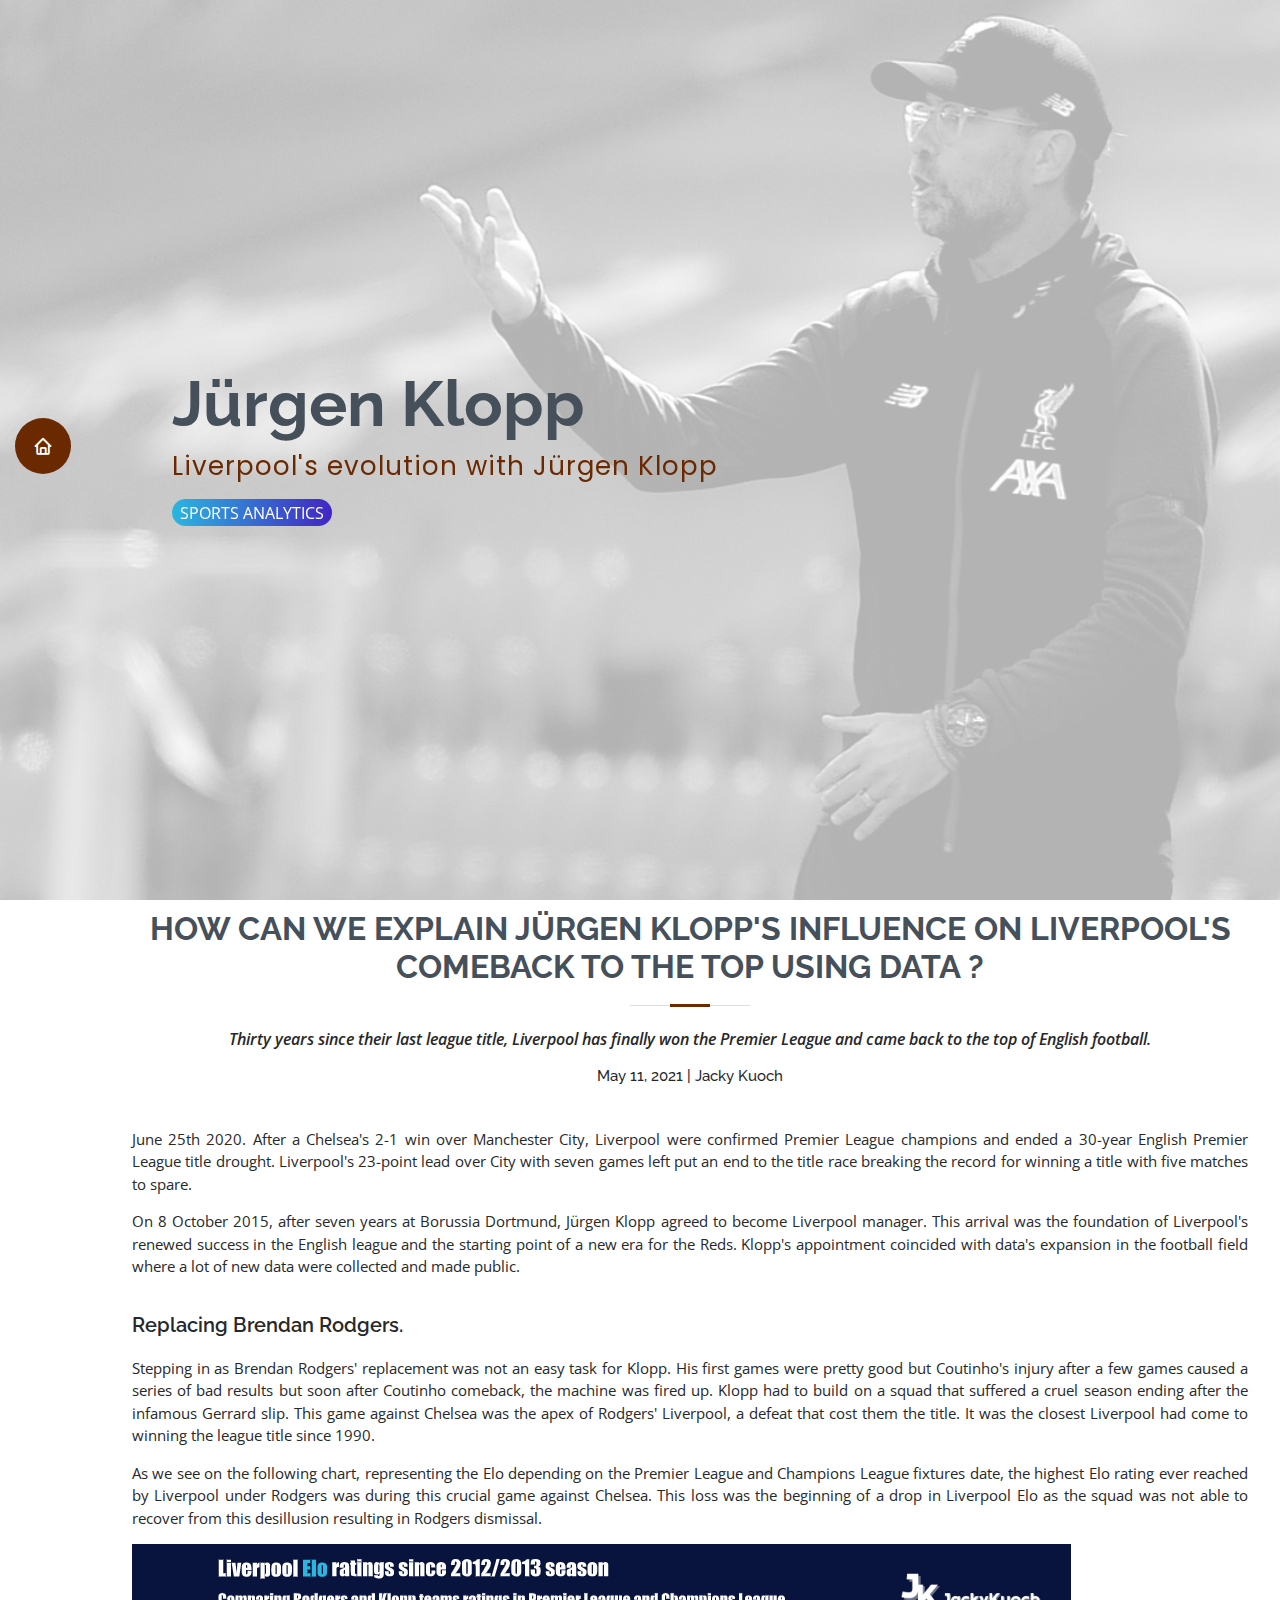
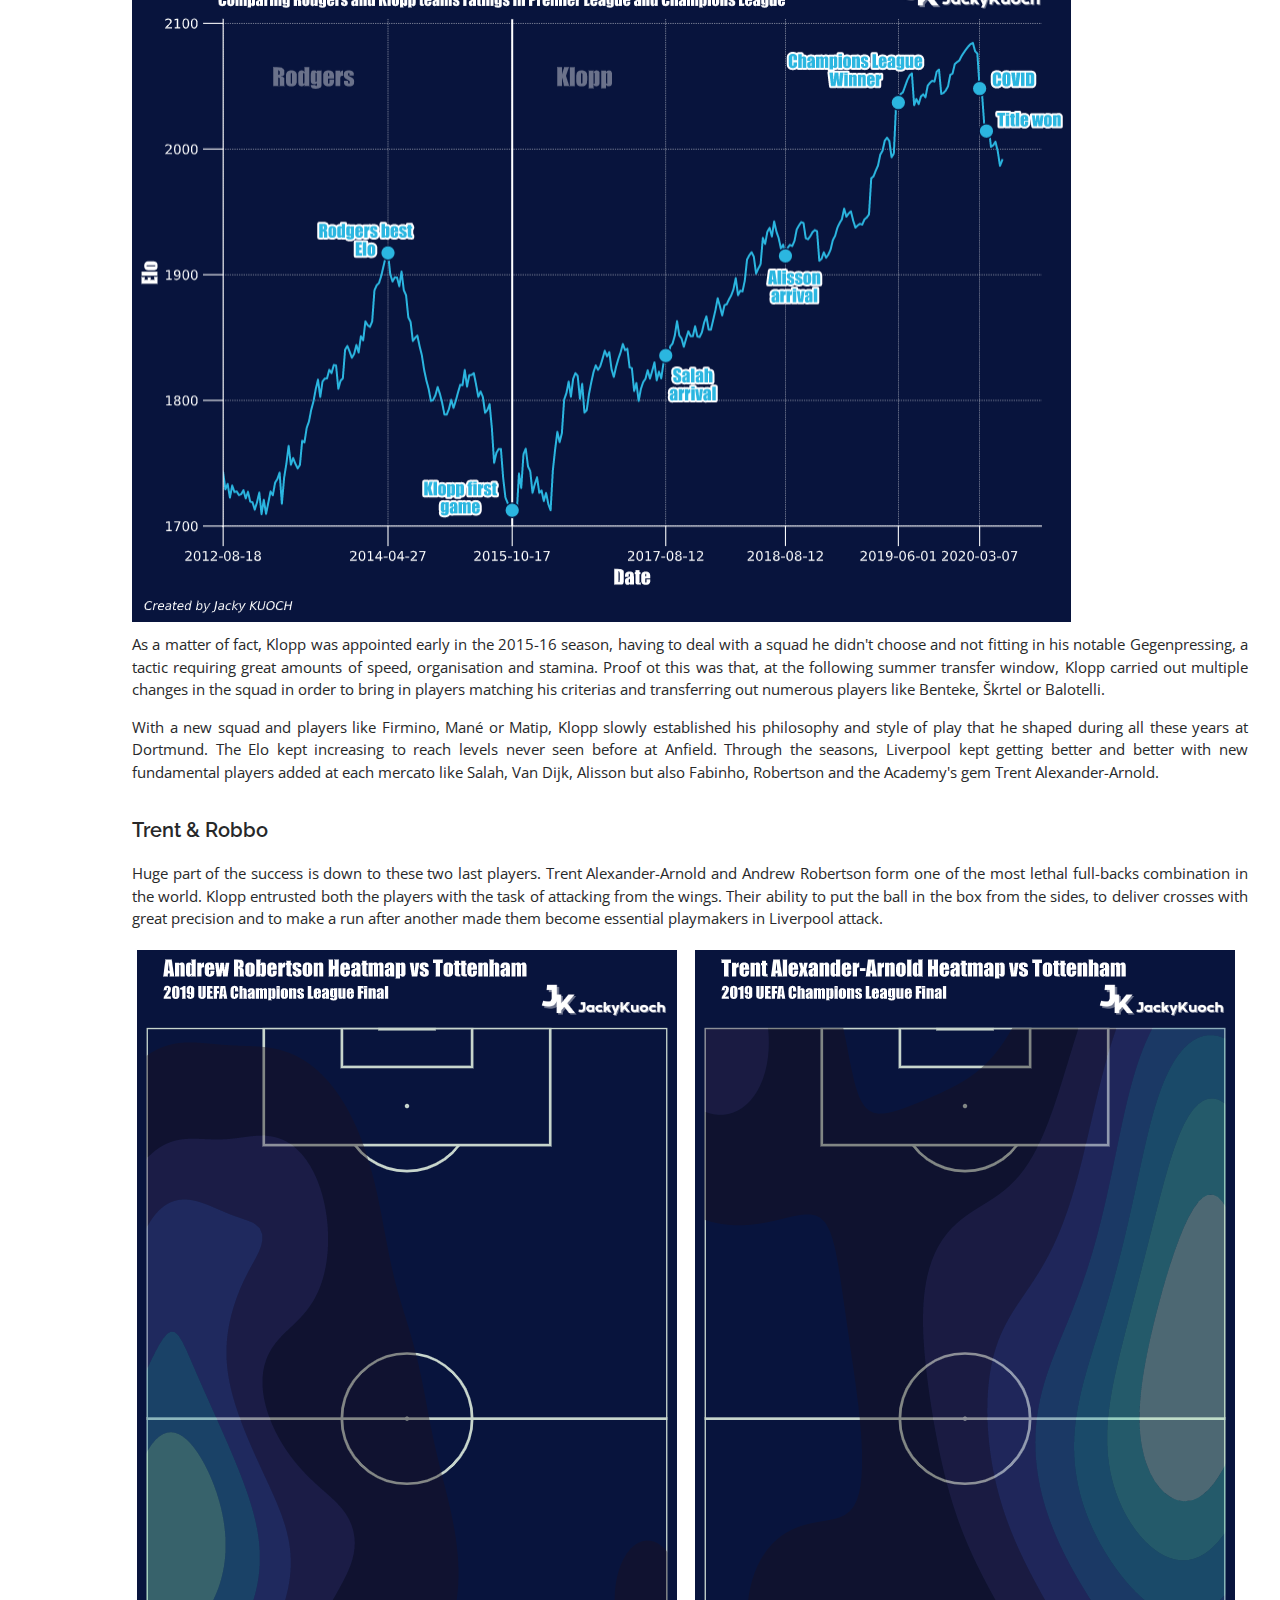
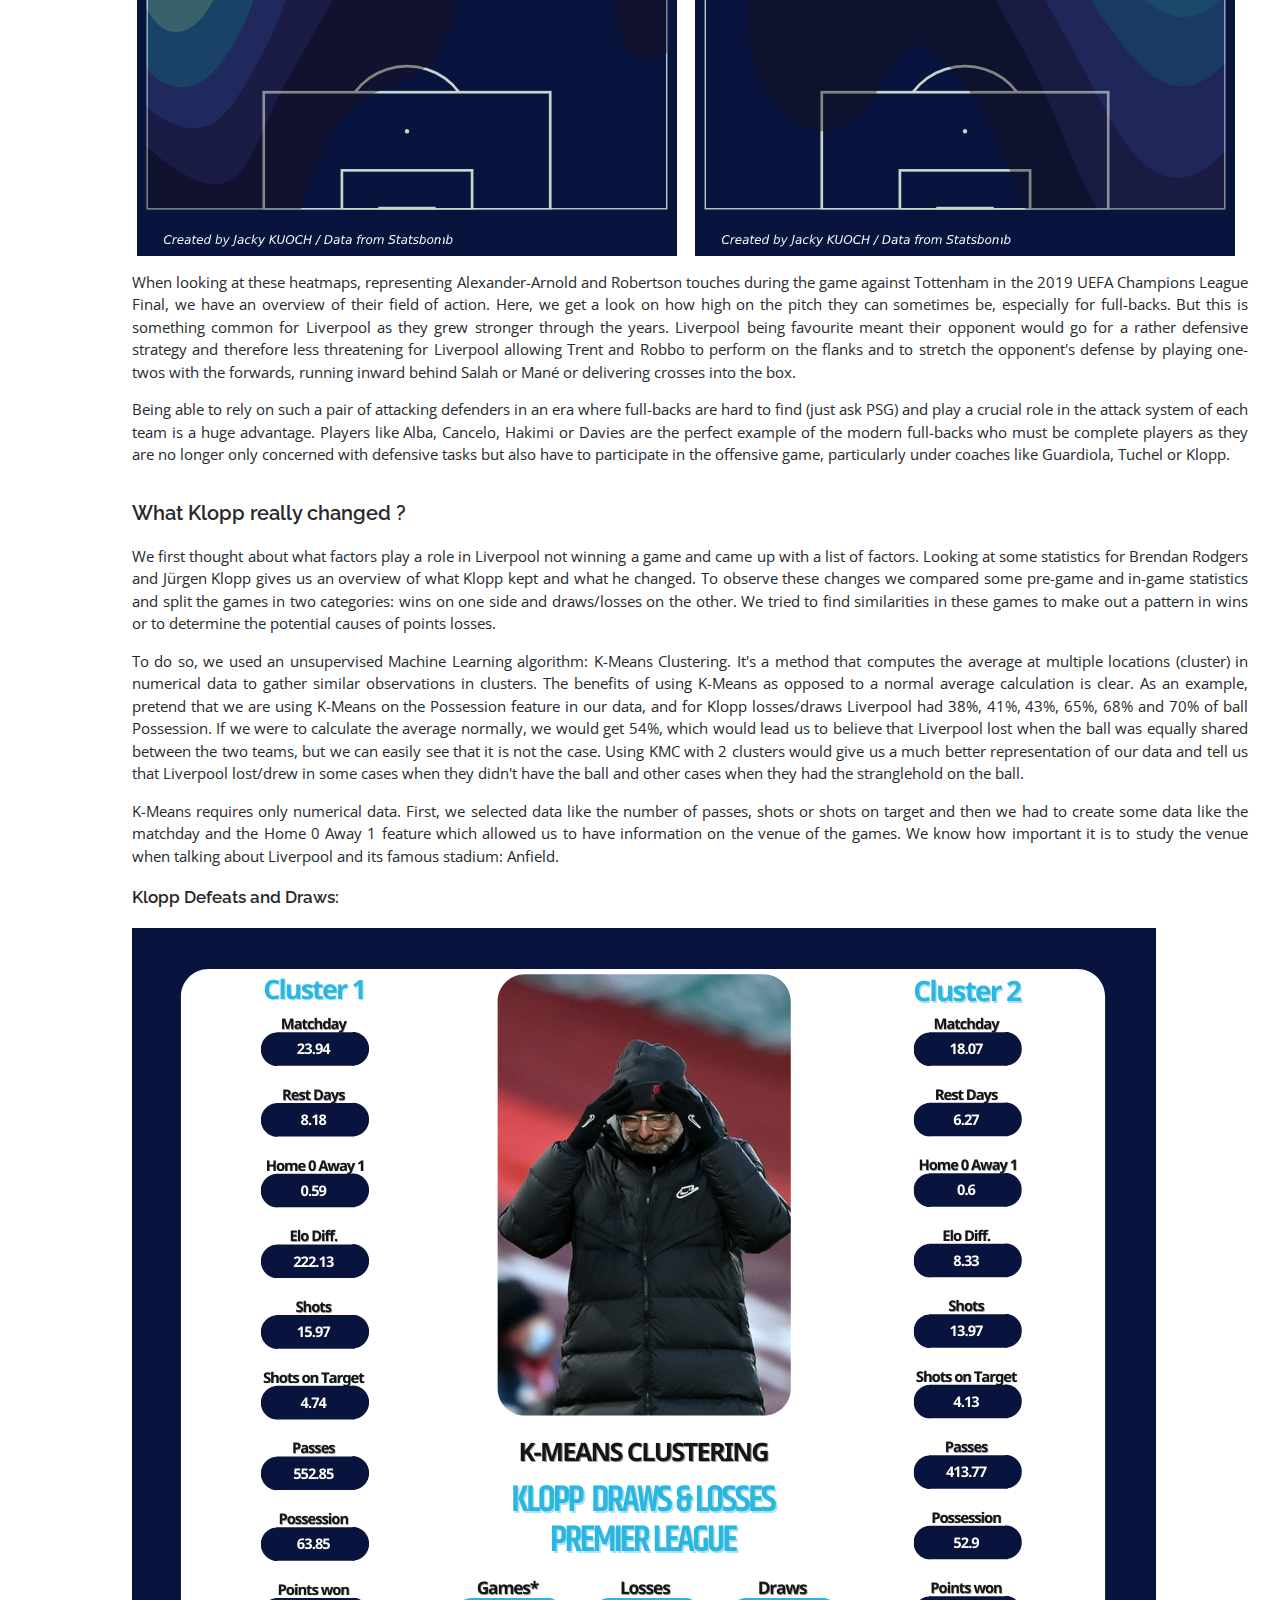
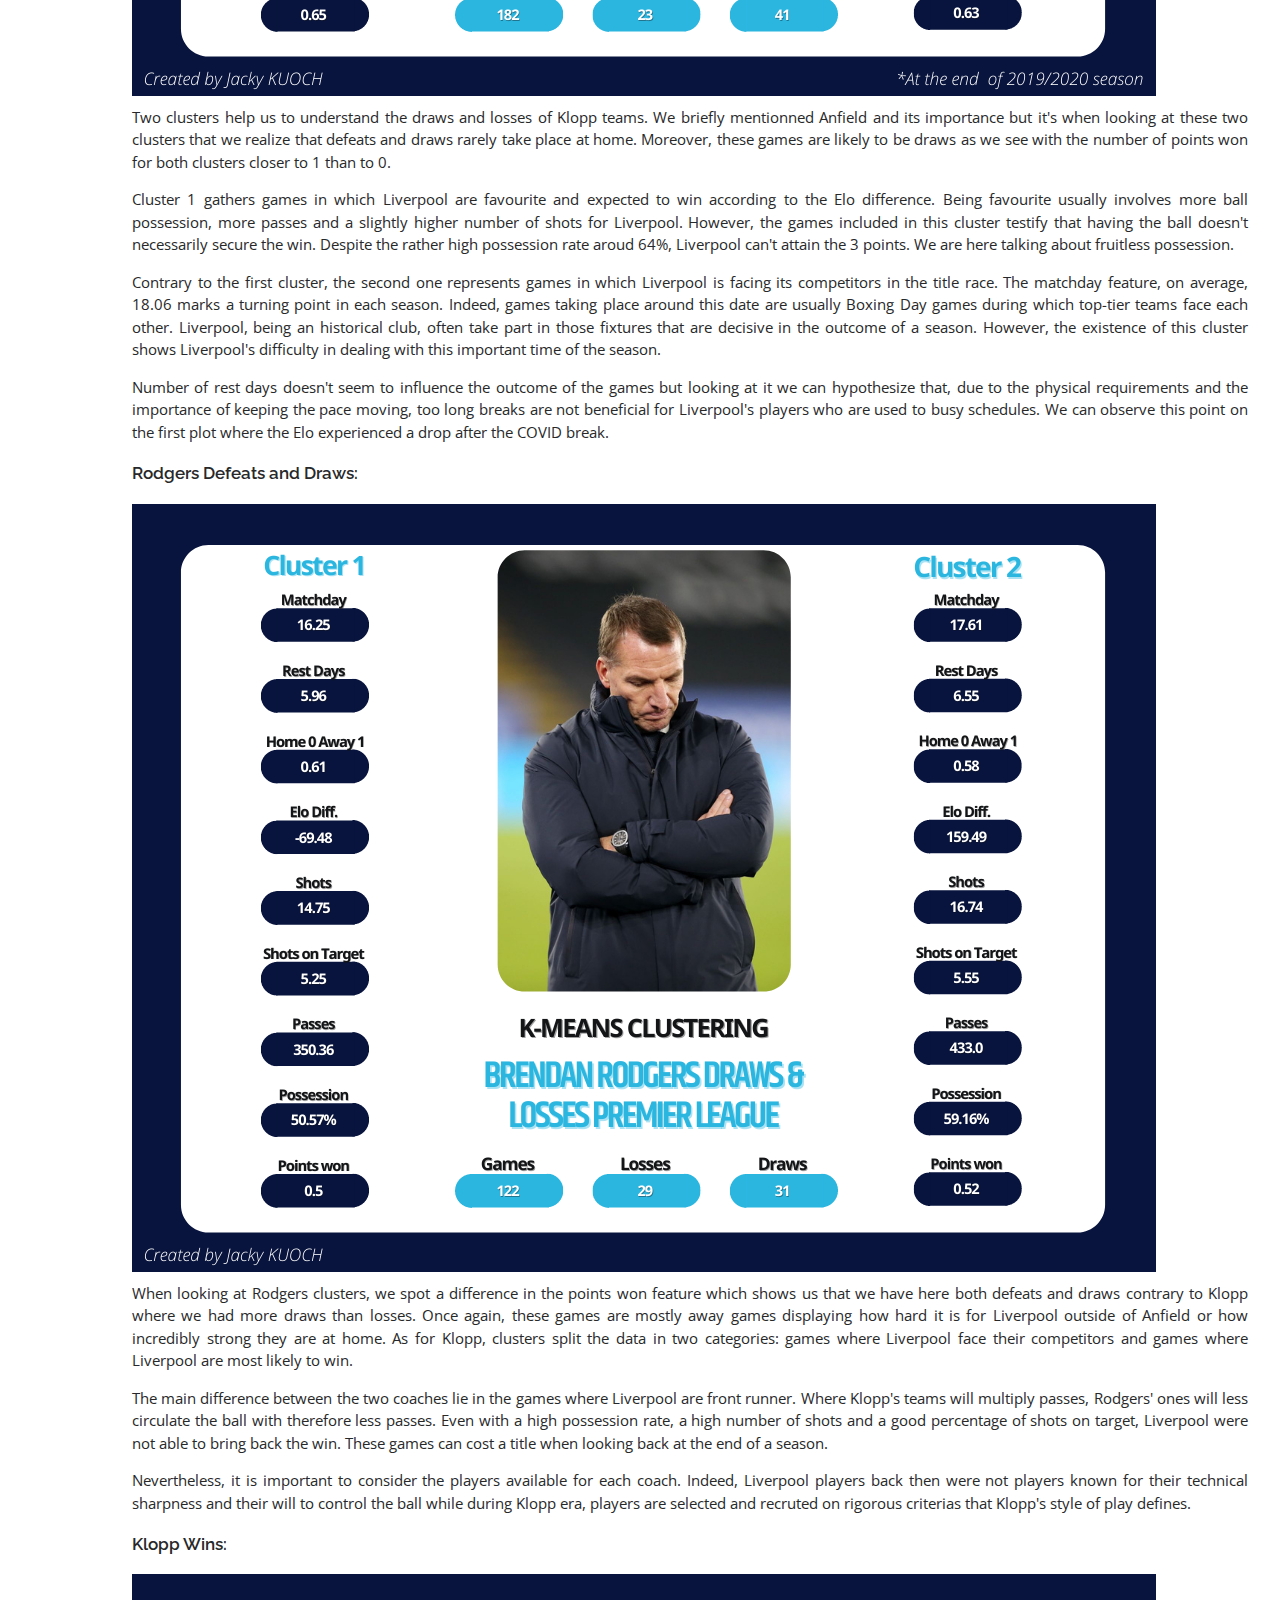
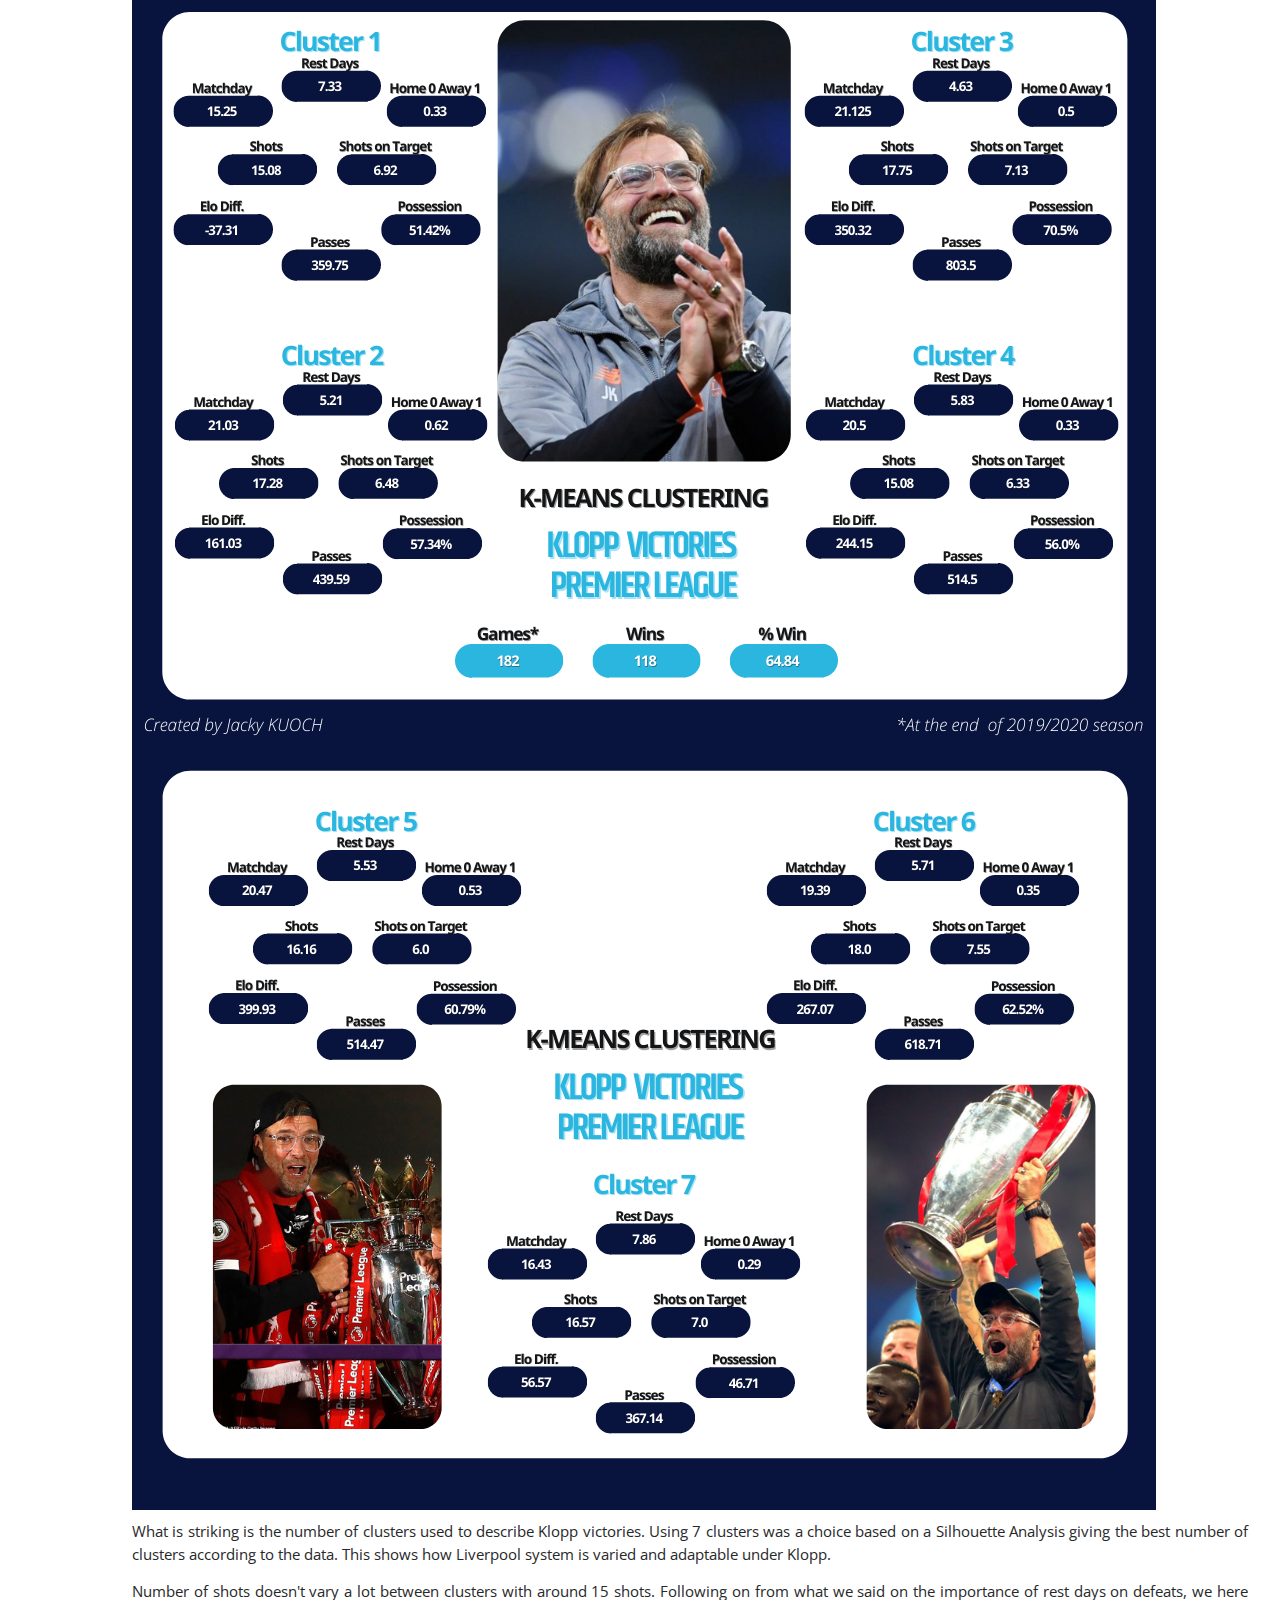
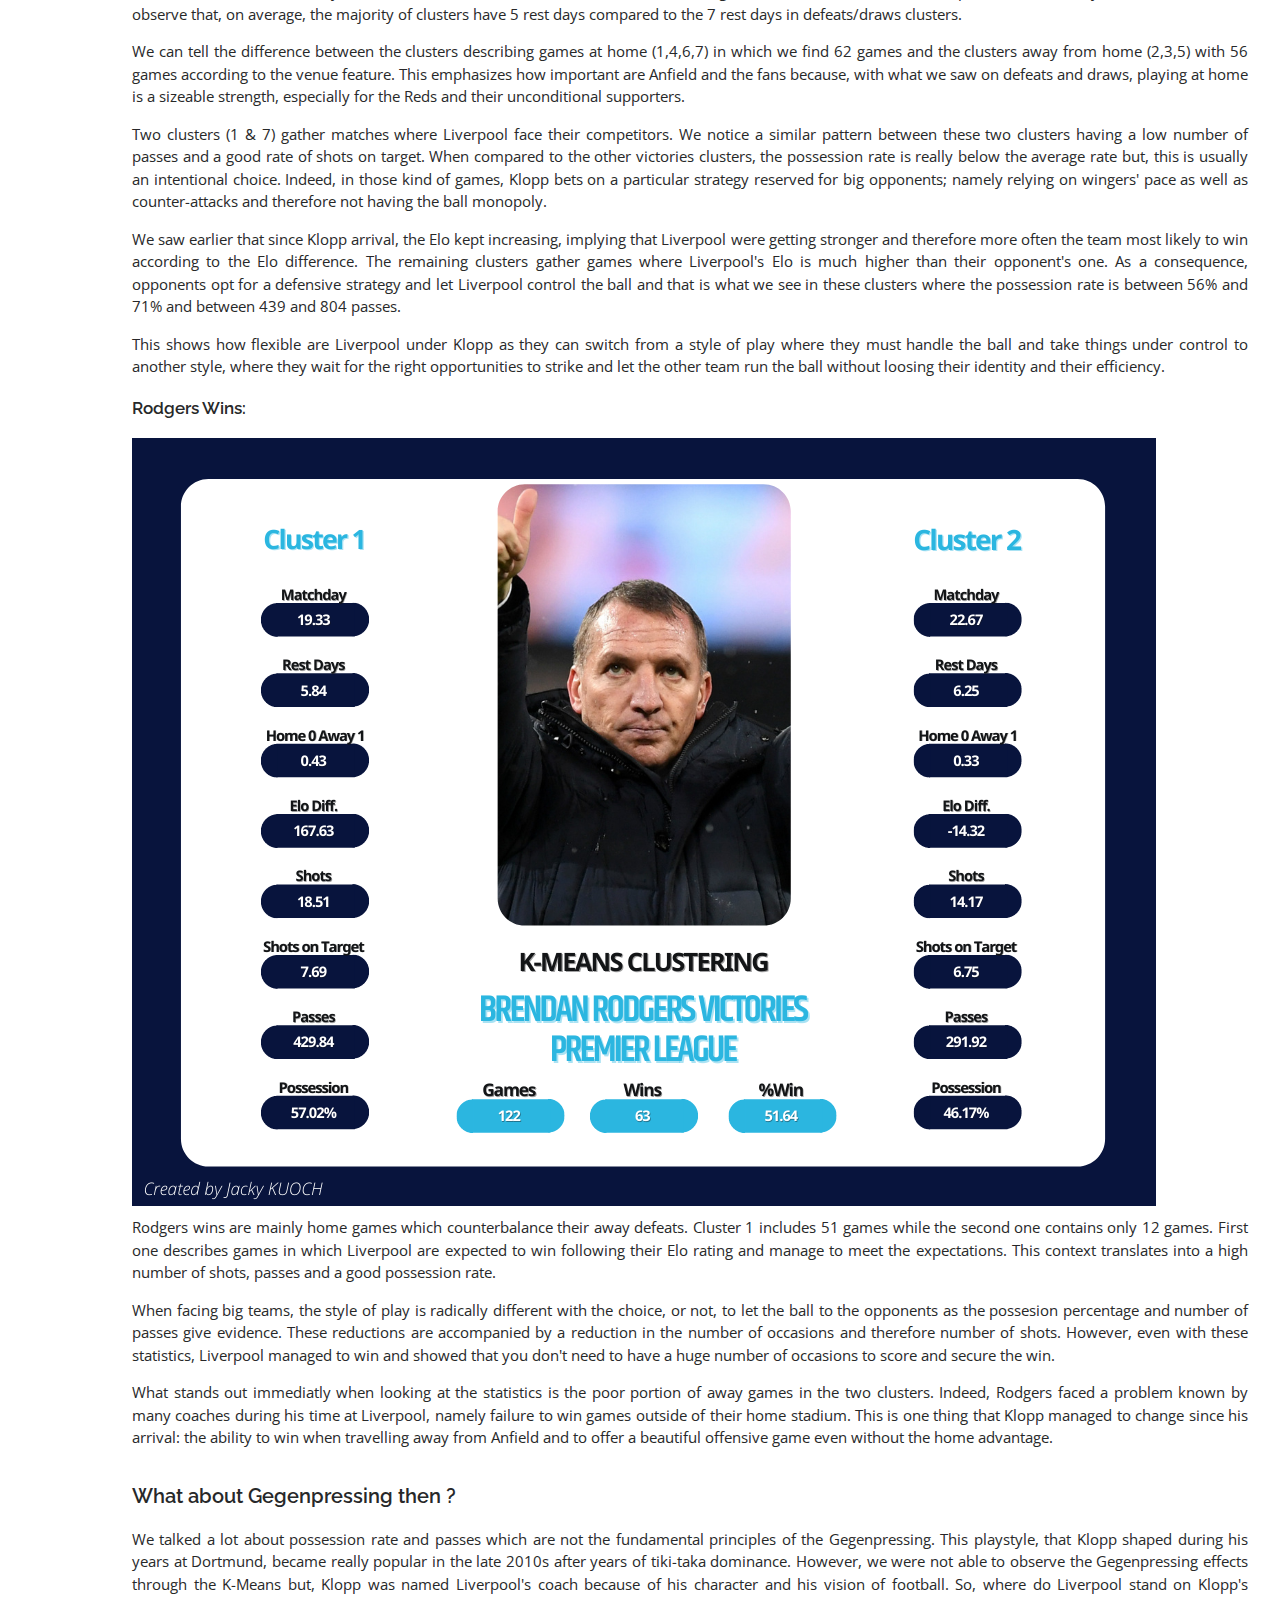
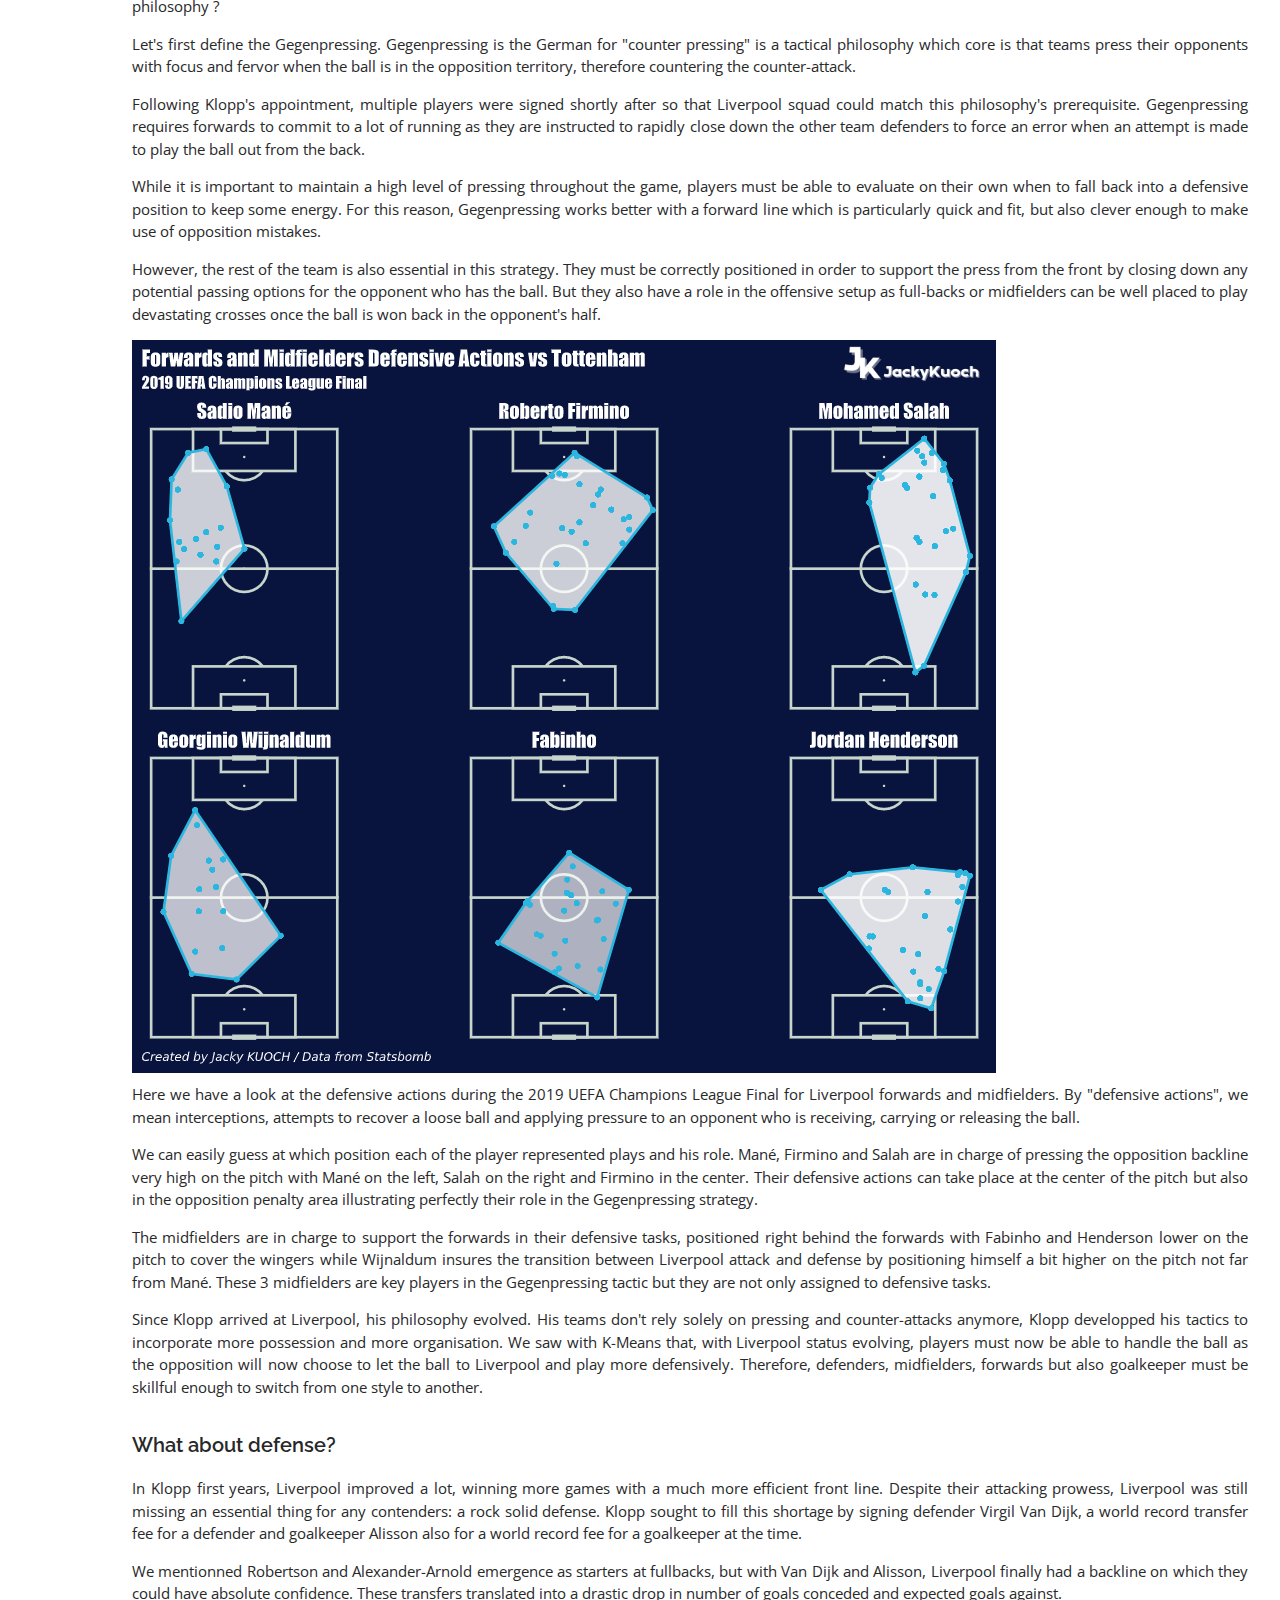
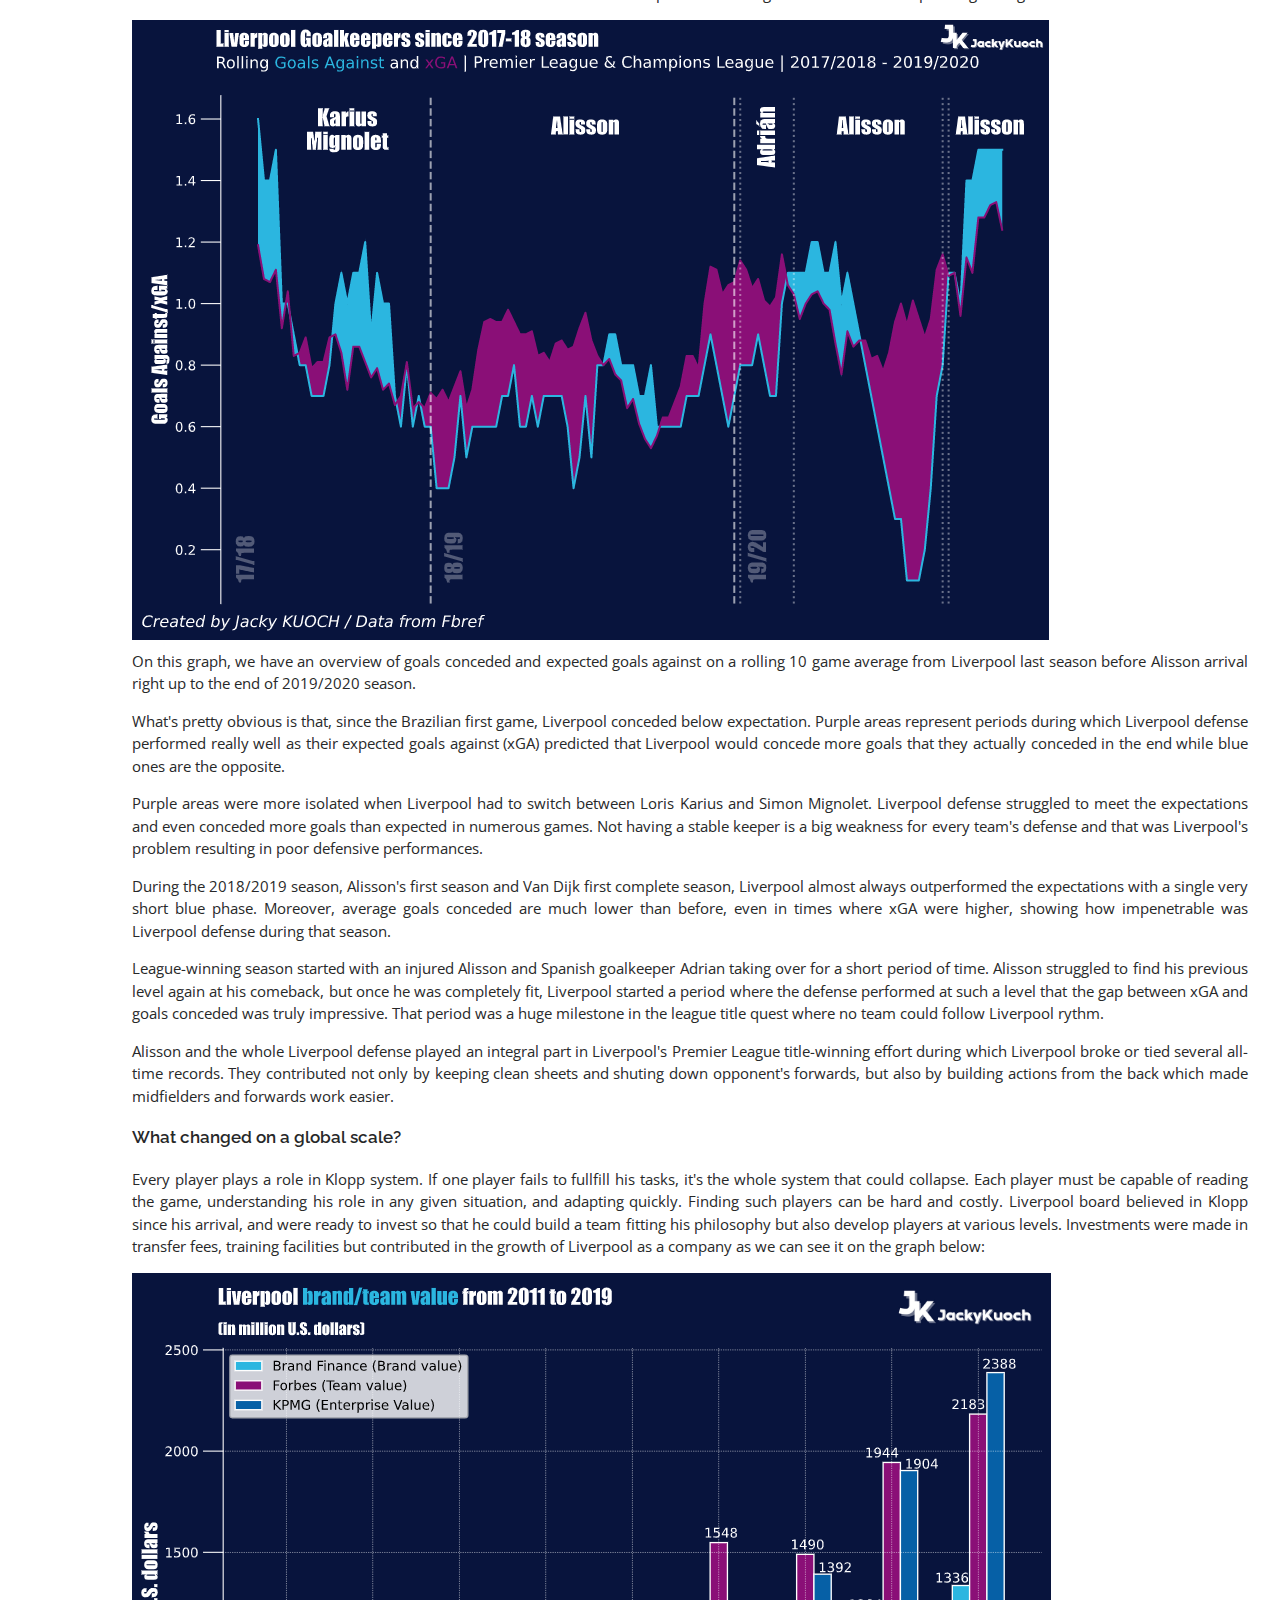
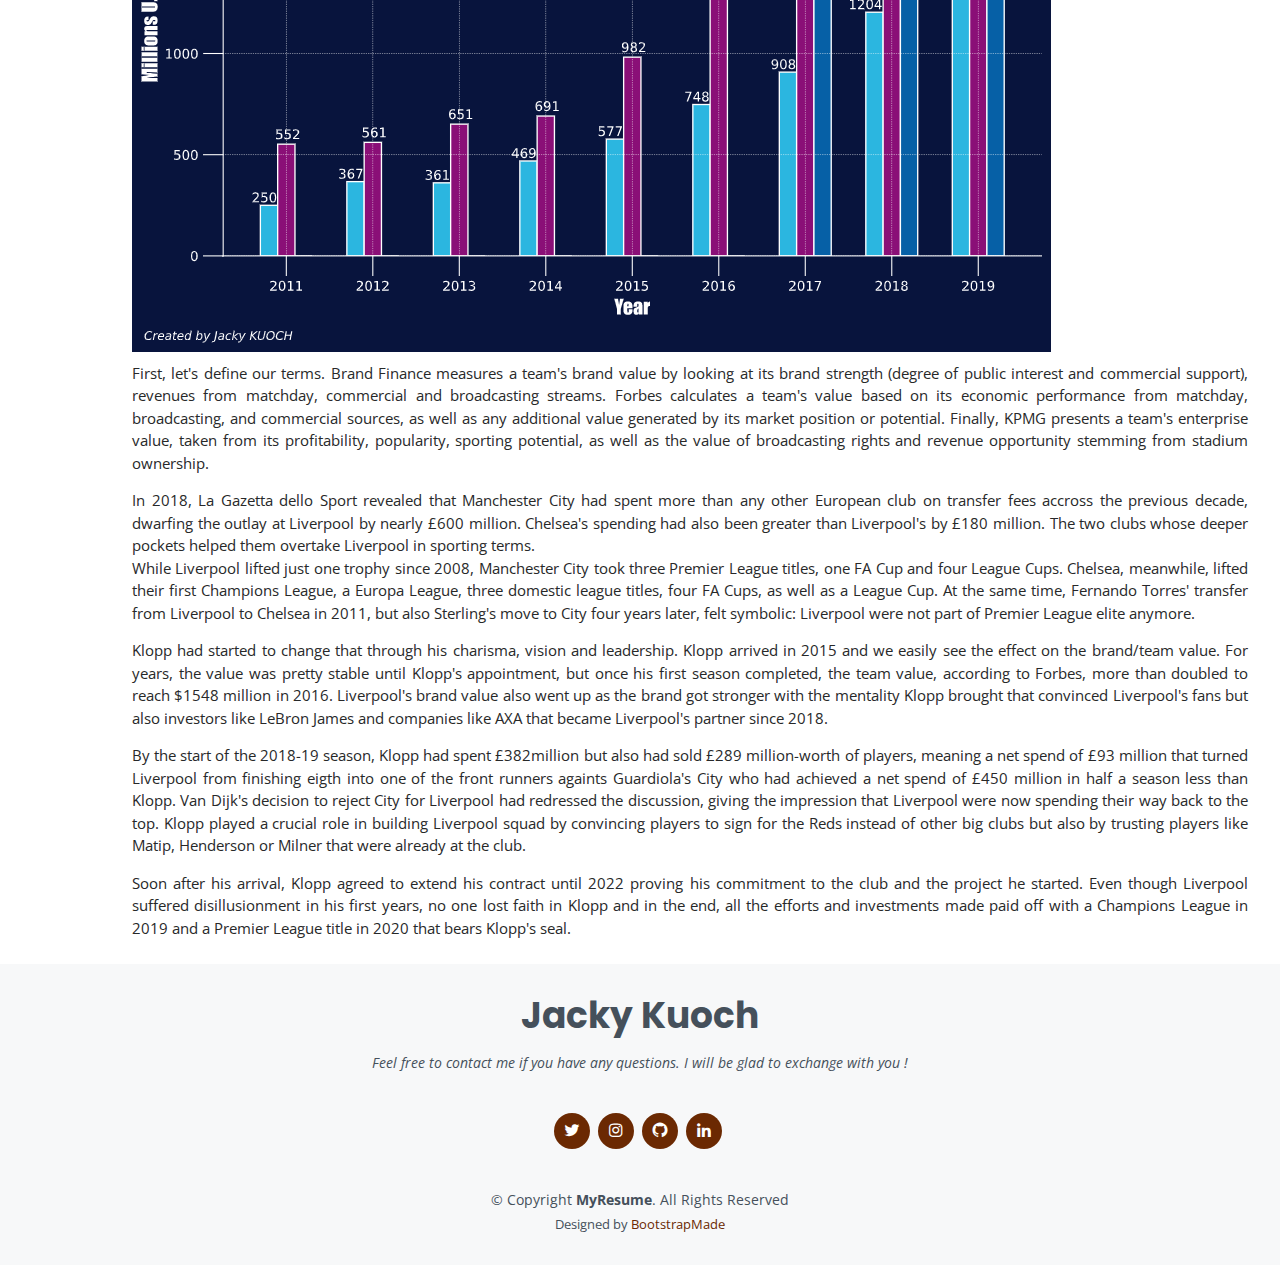
<file: articles/jurgen_klopp_evolution.html>
<!DOCTYPE html>
<html lang="en">

<head>
  <meta charset="utf-8">
  <meta content="width=device-width, initial-scale=1.0" name="viewport">

  <title>Liverpool's evolution with Jürgen Klopp</title>
  <meta content="Liverpool's evolution with Jürgen Klopp" name="title" property="og:title">
  <meta
    content="Study and explain Jürgen Klopp' influence on Liverpool comeback to the top using Data, Machine Learning and Data Visualization"
    name="description" property="og:description">
  <meta content="Data, MachineLearning, DataViz, Footbal, Soccer, Liverpool, Klopp" name="keywords">
  <meta content="Jacky Kuoch, jackykuoch@gmail.com" name="author">
  <meta content="../assets/img/portfolio/klopp/klopp_background.jpg" name="image" property="og:image">
  <meta content="May. 9, 2021" name="date" />

  <!-- Favicons -->
  <link href="../assets/img/Logo JK - FavIcon.png" rel="icon">
  <link href="../assets/img/Logo JK - FavIcon.png" rel="apple-touch-icon">

  <!-- Google Fonts -->
  <link
    href="https://fonts.googleapis.com/css?family=Open+Sans:300,300i,400,400i,600,600i,700,700i|Raleway:300,300i,400,400i,500,500i,600,600i,700,700i|Poppins:300,300i,400,400i,500,500i,600,600i,700,700i"
    rel="stylesheet">

  <!-- Vendor CSS Files -->
  <link href="../assets/vendor/aos/aos.css" rel="stylesheet">
  <link href="../assets/vendor/bootstrap/css/bootstrap.min.css" rel="stylesheet">
  <link href="../assets/vendor/bootstrap-icons/bootstrap-icons.css" rel="stylesheet">
  <link href="../assets/vendor/boxicons/css/boxicons.min.css" rel="stylesheet">
  <link href="../assets/vendor/glightbox/css/glightbox.min.css" rel="stylesheet">
  <link href="../assets/vendor/swiper/swiper-bundle.min.css" rel="stylesheet">

  <!-- Template Main CSS File -->
  <link href="../assets/css/style.css" rel="stylesheet">

  <!-- =======================================================
  * Template Name: MyResume - v4.0.1
  * Template URL: https://bootstrapmade.com/free-html-bootstrap-template-my-resume/
  * Author: BootstrapMade.com
  * License: https://bootstrapmade.com/license/
  ======================================================== -->
</head>

<body>

  <!-- ======= Mobile nav toggle button ======= -->
  <!-- <button type="button" class="mobile-nav-toggle d-xl-none"><i class="bi bi-list mobile-nav-toggle"></i></button> -->
  <i class="bi bi-list mobile-nav-toggle d-xl-none"></i>

  <!-- ======= Header ======= -->
  <header id="header" class="d-flex flex-column justify-content-center">
    <nav id="navbar" class="navbar nav-menu">
      <ul>
        <li><a href="../homepage.html" id="portfolio" class="nav-link scrollto active"><i class="bx bx-home"></i>
            <span>Home</span></a>
        </li>
      </ul>
    </nav><!-- .nav-menu -->

  </header><!-- End Header -->

  <!-- ======= Header Section ======= -->
  <section id="article_klopp" class="d-flex flex-column justify-content-center">
    <div class="container" data-aos="zoom-in" data-aos-delay="200">
      <h1>Jürgen Klopp</h1>
      <p><span>Liverpool's evolution with Jürgen Klopp</span></p>
      <p></p>
      <a class="pill" href="../homepage.html#portfolio" style="--start-color:#4225c3;--end-color:#2bb6e0;">Sports
        Analytics</a>
    </div>
  </section><!-- End Header -->


  <main id="main">

    <!-- ======= Title Section ======= -->
    <section id="art_title" class="art_title">
      <div class="container">
        <div class="art-title">
          <h2>How can we explain Jürgen Klopp's influence on Liverpool's comeback to the top using Data ?</h2>
          <p>Thirty years since their last league title, Liverpool has finally won the Premier League and came back
            to the top of English football.</p>
          <h3>
            May 11, 2021 | Jacky Kuoch
          </h3>
        </div>
      </div>
    </section><!-- End Title Section -->

    <section id="art_content" class="art_content">
      <div class="container">
        <div class="art_content">
          <p>
            June 25th 2020. After a Chelsea's 2-1 win over Manchester City, Liverpool were confirmed Premier League
            champions and ended a 30-year English Premier League title drought. Liverpool's 23-point lead over City with
            seven games left put an end to the title race breaking the record for winning a title with five matches to
            spare.
          </p>
          <p>
            On 8 October 2015, after seven years at Borussia Dortmund, Jürgen Klopp agreed to become Liverpool manager.
            This arrival was the foundation of Liverpool's renewed success in the English league and the starting point
            of a new era for the Reds. Klopp's appointment coincided with data's expansion in the football field where a
            lot of new data were collected and made public.
          </p>
          <h3>
            Replacing Brendan Rodgers.
          </h3>
          <p>
            Stepping in as Brendan Rodgers' replacement was not an easy task for Klopp. His first games were pretty good
            but Coutinho's injury after a few games caused a series of bad results but soon after Coutinho comeback, the
            machine was fired up. Klopp had to build on a squad that suffered a cruel season ending after the infamous
            Gerrard slip. This game against Chelsea was the apex of Rodgers' Liverpool, a defeat that cost them the
            title. It was the closest Liverpool had come to winning the league title since 1990.
          </p>
          <p>
            As we see on the following chart, representing the Elo depending on the Premier League and Champions League
            fixtures date, the highest Elo rating ever reached by Liverpool under Rodgers was during this crucial game
            against Chelsea. This loss was the beginning of a drop in Liverpool Elo as the squad was not able to recover
            from this desillusion resulting in Rodgers dismissal.
          </p>

          <img src="../assets/img/portfolio/klopp/liverpool_elo_v2.png" class="img-fluid" alt="">
          <p>
            As a matter of fact, Klopp was appointed early in the 2015-16 season, having to deal with a squad he didn't
            choose and not fitting in his notable Gegenpressing, a tactic requiring great amounts of speed, organisation
            and stamina. Proof ot this was that, at the following summer transfer window, Klopp carried out multiple
            changes in the squad in order to bring in players matching his criterias and transferring out numerous
            players like Benteke, Škrtel or Balotelli.
          </p>
          <p>
            With a new squad and players like Firmino, Mané or Matip, Klopp slowly established his philosophy and style
            of play that he shaped during all these years at Dortmund. The Elo kept increasing to reach levels never
            seen before at Anfield.
            Through the seasons, Liverpool kept getting better and better with new fundamental players added at each
            mercato like Salah, Van Dijk, Alisson but also Fabinho, Robertson and the Academy's gem Trent
            Alexander-Arnold.
          </p>

          <h3>
            Trent & Robbo
          </h3>
          <p>
            Huge part of the success is down to these two last players. Trent Alexander-Arnold and Andrew Robertson form
            one of the most lethal full-backs combination in the world. Klopp entrusted both the players with the task
            of attacking from the wings. Their ability to put the ball in the box from the sides, to deliver crosses
            with great precision and to make a run after another made them become essential playmakers in Liverpool
            attack.
          </p>

          <div class="two_images_row">
            <div class="two_images_columns">
              <img src="../assets/img/portfolio/klopp/robertson_heatmap_v2.png" class="img-fluid" alt="">
            </div>

            <div class="two_images_columns">
              <img src="../assets/img/portfolio/klopp/taa_heatmap_v2.png" class="img-fluid" alt="">
            </div>
          </div>

          <p>
            When looking at these heatmaps, representing Alexander-Arnold and Robertson touches during the game against
            Tottenham in the 2019 UEFA Champions League Final, we have an overview of their field of action. Here, we
            get a look on how high on the pitch they can sometimes be, especially for full-backs. But this is something
            common for Liverpool as they grew stronger through the years. Liverpool being favourite meant their opponent
            would go for a rather defensive strategy and therefore less threatening for Liverpool allowing Trent and
            Robbo to perform on the flanks and to stretch the opponent's defense by playing one-twos with the forwards,
            running inward behind Salah or Mané or delivering crosses into the box.
          </p>
          <p>
            Being able to rely on such a pair of attacking defenders in an era where full-backs are hard to find (just
            ask PSG) and play a crucial role in the attack system of each team is a huge advantage. Players like Alba,
            Cancelo, Hakimi or Davies are the perfect example of the modern full-backs who must be complete players as
            they are no longer only concerned with defensive tasks but also have to participate in the offensive game,
            particularly under coaches like Guardiola, Tuchel or Klopp.
          </p>

          <h3>
            What Klopp really changed ?
          </h3>
          <p>
            We first thought about what factors play a role in Liverpool not winning a game and came up with a list of
            factors. Looking at some statistics for Brendan Rodgers and Jürgen Klopp gives us an overview of what Klopp
            kept and what he changed. To observe these changes we compared some pre-game and in-game statistics and
            split the games in two categories: wins on one side and draws/losses on the other. We tried to find
            similarities in these games to make out a pattern in wins or to determine the potential causes of points
            losses.
          </p>
          <p>
            To do so, we used an unsupervised Machine Learning algorithm: K-Means Clustering. It's a method that
            computes the average at multiple locations (cluster) in numerical data to gather similar observations in
            clusters. The benefits of using K-Means as opposed to a normal average calculation is clear. As an example,
            pretend that we are using K-Means on the Possession feature in our data, and for Klopp losses/draws
            Liverpool had 38%, 41%, 43%, 65%, 68% and 70% of ball Possession. If we were to calculate the average
            normally, we would get 54%, which would lead us to believe that Liverpool lost when the ball was equally
            shared between the two teams, but we can easily see that it is not the case. Using KMC with 2 clusters would
            give us a much better representation of our data and tell us that Liverpool lost/drew in some cases when
            they didn't have the ball and other cases when they had the stranglehold on the ball.
          <p>
            K-Means requires only numerical data. First, we selected data like the number of passes, shots or shots on
            target and then we had to create some data like the matchday and the Home 0 Away 1 feature which allowed us
            to have information on the venue of the games. We know how important it is to study the venue when talking
            about Liverpool and its famous stadium: Anfield.
          </p>

          <h4>
            Klopp Defeats and Draws:
          </h4>

          <img src="../assets/img/portfolio/klopp/klopp_kmeans_loss.png" class="img-fluid" alt="">

          <p>
            Two clusters help us to understand the draws and losses of Klopp teams. We briefly mentionned Anfield and
            its importance but it's when looking at these two clusters that we realize that defeats and draws rarely
            take place at home. Moreover, these games are likely to be draws as we see with the number of points won
            for both clusters closer to 1 than to 0.
          </p>
          <p>
            Cluster 1 gathers games in which Liverpool are favourite and expected to win according to the Elo
            difference. Being favourite usually involves more ball possession, more passes and a slightly higher number
            of shots for Liverpool. However, the games included in this cluster testify that having the ball doesn't
            necessarily secure the win. Despite the rather high possession rate aroud 64%, Liverpool can't attain the 3
            points. We are here talking about fruitless possession.
          </p>

          <p>
            Contrary to the first cluster, the second one represents games in which Liverpool is facing its
            competitors in the title race. The matchday feature, on average, 18.06 marks a turning point in each season.
            Indeed, games taking place around this date are usually Boxing Day games during which top-tier teams face
            each other. Liverpool, being an historical club, often take part in those fixtures that are decisive in the
            outcome of a season. However, the existence of this cluster shows Liverpool's difficulty in dealing with
            this important time of the season.
          </p>
          <p>
            Number of rest days doesn't seem to influence the outcome of the games but looking at it we can hypothesize
            that, due to the physical requirements and the importance of keeping the pace moving, too long breaks are
            not beneficial for Liverpool's players who are used to busy schedules. We can observe this point on the
            first plot where the Elo experienced a drop after the COVID break.
          </p>

          <h4>
            Rodgers Defeats and Draws:
          </h4>

          <img src="../assets/img/portfolio/klopp/rodgers_kmeans_loss.png" class="img-fluid" alt="">

          <p>
            When looking at Rodgers clusters, we spot a difference in the points won feature which shows us that we have
            here both defeats and draws contrary to Klopp where we had more draws than losses. Once again, these games
            are mostly away games displaying how hard it is for Liverpool outside of Anfield or how incredibly strong
            they are at home. As for Klopp, clusters split the data in two categories: games where Liverpool face their
            competitors and games where Liverpool are most likely to win.
          </p>

          <p>
            The main difference between the two coaches lie in the games where Liverpool are front runner. Where Klopp's
            teams will multiply passes, Rodgers' ones will less circulate the ball with therefore less passes. Even with
            a high possession rate, a high number of shots and a good percentage of shots on target, Liverpool were not
            able to bring back the win. These games can cost a title when looking back at the end of a season.
          </p>

          <p>
            Nevertheless, it is important to consider the players available for each coach. Indeed, Liverpool players
            back then were not players known for their technical sharpness and their will to control the ball while
            during Klopp era, players are selected and recruted on rigorous criterias that Klopp's style of play
            defines.
          </p>

          <h4>
            Klopp Wins:
          </h4>

          <img src="../assets/img/portfolio/klopp/klopp_kmeans_wins.png" class="img-fluid" alt="">

          <img src="../assets/img/portfolio/klopp/klopp_kmeans_wins_1.png" class="img-fluid" alt="">

          <p>
            What is striking is the number of clusters used to describe Klopp victories. Using 7 clusters was a choice
            based on a Silhouette Analysis giving the best number of clusters according to the data. This shows how
            Liverpool system is varied and adaptable under Klopp.
          </p>

          <p>
            Number of shots doesn't vary a lot between clusters with around 15 shots. Following on from what we said on
            the importance of rest days on defeats, we here observe that, on average, the majority of clusters have 5
            rest days compared to the 7 rest days in defeats/draws clusters.
          </p>

          <p>
            We can tell the difference between the clusters describing games at home (1,4,6,7) in which we find 62 games
            and the clusters away from home (2,3,5) with 56 games according to the venue feature.
            This emphasizes how important are Anfield and the fans because, with what we saw on defeats and draws,
            playing at home is a sizeable strength, especially for the Reds and their unconditional supporters.
          </p>

          <p>
            Two clusters (1 & 7) gather matches where Liverpool face their competitors. We notice a similar pattern
            between these two clusters having a low number of passes and a good rate of shots on target. When compared
            to the other victories clusters, the possession rate is really below the average rate but, this is usually
            an intentional choice. Indeed, in those kind of games, Klopp bets on a particular strategy reserved for
            big opponents; namely relying on wingers' pace as well as counter-attacks and therefore not having the ball
            monopoly.
          </p>

          <p>
            We saw earlier that since Klopp arrival, the Elo kept increasing, implying that Liverpool were getting
            stronger and therefore more often the team most likely to win according to the Elo difference. The
            remaining clusters gather games where Liverpool's Elo is much higher than their opponent's one. As a
            consequence, opponents opt for a defensive strategy and let Liverpool control the ball and that is what we
            see in these clusters where the possession rate is between 56% and 71% and between 439 and 804 passes.
          </p>

          <p>
            This shows how flexible are Liverpool under Klopp as they can switch from a style of play where they must
            handle the ball and take things under control to another style, where they wait for the right opportunities
            to strike and let the other team run the ball without loosing their identity and their efficiency.
          </p>

          <h4>
            Rodgers Wins:
          </h4>

          <img src="../assets/img/portfolio/klopp/rodgers_kmeans_wins.png" class="img-fluid" alt="">

          <p>
            Rodgers wins are mainly home games which counterbalance their away defeats. Cluster 1 includes 51 games
            while the second one contains only 12 games. First one describes games in which Liverpool are expected to
            win following their Elo rating and manage to meet the expectations. This context translates into a high
            number of shots, passes and a good possession rate.
          </p>

          <p>
            When facing big teams, the style of play is radically different with the choice, or not, to let the ball to
            the opponents as the possesion percentage and number of passes give evidence. These reductions are
            accompanied by a reduction in the number of occasions and therefore number of shots. However, even with
            these statistics, Liverpool managed to win and showed that you don't need to have a huge number of occasions
            to score and secure the win.
          </p>

          <p>
            What stands out immediatly when looking at the statistics is the poor portion of away games in the two
            clusters. Indeed, Rodgers faced a problem known by many coaches during his time at Liverpool, namely failure
            to win games outside of their home stadium.
            This is one thing that Klopp managed to change since his arrival: the ability to win when travelling away
            from Anfield and to offer a beautiful offensive game even without the home advantage.
          </p>

          <h3>
            What about Gegenpressing then ?
          </h3>

          <p>
            We talked a lot about possession rate and passes which are not the fundamental principles of the
            Gegenpressing. This playstyle, that Klopp shaped during his years at Dortmund, became really popular in the
            late 2010s after years of tiki-taka dominance. However, we were not able to observe the Gegenpressing
            effects through the K-Means but, Klopp was named Liverpool's coach because of his character and his vision
            of football. So, where do Liverpool stand on Klopp's philosophy ?
          </p>

          <p>
            Let's first define the Gegenpressing. Gegenpressing is the German for "counter pressing" is a tactical
            philosophy which core is that teams press their opponents with focus and fervor when the ball is in the
            opposition territory, therefore countering the counter-attack.
          </p>

          <p>
            Following Klopp's appointment, multiple players were signed shortly after so that Liverpool squad could
            match this philosophy's prerequisite. Gegenpressing requires forwards to commit to a lot of running as they
            are instructed to rapidly close down the other team defenders to force an error when an attempt is made to
            play the ball out from the back.
          </p>

          <p>
            While it is important to maintain a high level of pressing throughout the game, players must be able to
            evaluate on their own when to fall back into a defensive position to keep some energy. For this reason,
            Gegenpressing works better with a forward line which is particularly quick and fit, but also clever enough
            to make use of opposition mistakes.
          </p>

          <p>
            However, the rest of the team is also essential in this strategy. They must be correctly positioned in order
            to support the press from the front by closing down any potential passing options for the opponent who has
            the ball. But they also have a role in the offensive setup as full-backs or midfielders can be well
            placed to play devastating crosses once the ball is won back in the opponent's half.
          </p>

          <img src="../assets/img/portfolio/klopp/def_actions_v2.png" class="img-fluid" alt="">

          <p>
            Here we have a look at the defensive actions during the 2019 UEFA Champions League Final for Liverpool
            forwards and midfielders. By "defensive actions", we mean interceptions, attempts to recover a loose ball
            and applying pressure to an opponent who is receiving, carrying or releasing the ball.
          </p>

          <p>
            We can easily guess at which position each of the player represented plays and his role. Mané, Firmino and
            Salah are in charge of pressing the opposition backline very high on the pitch with Mané on the left, Salah
            on the right and Firmino in the center. Their defensive actions can take place at the center of the pitch
            but also in the opposition penalty area illustrating perfectly their role in the Gegenpressing strategy.
          </p>

          <p>
            The midfielders are in charge to support the forwards in their defensive tasks, positioned right behind the
            forwards with Fabinho and Henderson lower on the pitch to cover the wingers while Wijnaldum insures the
            transition between Liverpool attack and defense by positioning himself a bit higher on the pitch not far
            from Mané. These 3 midfielders are key players in the Gegenpressing tactic but they are not only assigned to
            defensive tasks.
          </p>

          <p>
            Since Klopp arrived at Liverpool, his philosophy evolved. His teams don't rely solely on pressing and
            counter-attacks anymore, Klopp developped his tactics to incorporate more possession and more organisation.
            We saw with K-Means that, with Liverpool status evolving, players must now be able to handle the ball as the
            opposition will now choose to let the ball to Liverpool and play more defensively.
            Therefore, defenders, midfielders, forwards but also goalkeeper must be skillful enough to switch from one
            style to another.
          </p>

          <h3>
            What about defense?
          </h3>

          <p>
            In Klopp first years, Liverpool improved a lot, winning more games with a much more efficient front line.
            Despite their attacking prowess, Liverpool was still missing an essential thing for any contenders: a rock
            solid defense. Klopp sought to fill this shortage by signing defender Virgil Van Dijk, a world record
            transfer fee for a defender and goalkeeper Alisson also for a world record fee for a goalkeeper at the time.
          </p>

          <p>
            We mentionned Robertson and Alexander-Arnold emergence as starters at fullbacks, but with Van Dijk and
            Alisson, Liverpool finally had a backline on which they could have absolute confidence. These transfers
            translated into a drastic drop in number of goals conceded and expected goals against.
          </p>

          <img src="../assets/img/portfolio/klopp/ga_xga_v2.png" class="img-fluid" alt="">

          <p>
            On this graph, we have an overview of goals conceded and expected goals against on a rolling 10 game average
            from Liverpool last season before Alisson arrival right up to the end of 2019/2020 season.
          </p>

          <p>
            What's pretty obvious is that, since the Brazilian first game, Liverpool conceded below expectation. Purple
            areas represent periods during which Liverpool defense performed really well as their expected goals
            against (xGA) predicted that Liverpool would concede more goals that they actually conceded in the end while
            blue ones are the opposite.
          </p>

          <p>
            Purple areas were more isolated when Liverpool had to switch between Loris Karius and Simon Mignolet.
            Liverpool defense struggled to meet the expectations and even conceded more goals than expected in numerous
            games. Not having a stable keeper is a big weakness for every team's defense and that was Liverpool's
            problem resulting in poor defensive performances.
          </p>

          <p>
            During the 2018/2019 season, Alisson's first season and Van Dijk first complete season, Liverpool almost
            always outperformed the expectations with a single very short blue phase. Moreover, average goals conceded
            are much lower than before, even in times where xGA were higher, showing how impenetrable was Liverpool
            defense during that season.
          </p>

          <p>
            League-winning season started with an injured Alisson and Spanish goalkeeper Adrian taking over for a short
            period of time. Alisson struggled to find his previous level again at his comeback, but once he was
            completely fit, Liverpool started a period where the defense performed at such a level that the gap between
            xGA and goals conceded was truly impressive. That period was a huge milestone in the league title quest
            where no team could follow Liverpool rythm.
          </p>

          <p>
            Alisson and the whole Liverpool defense played an integral part in Liverpool's Premier League title-winning
            effort during which Liverpool broke or tied several all-time records.
            They contributed not only by keeping clean sheets and shuting down opponent's forwards, but also by building
            actions from the back which made midfielders and forwards work easier.
          </p>

          <h4>
            What changed on a global scale?
          </h4>

          <p>
            Every player plays a role in Klopp system. If one player fails to fullfill his tasks, it's the whole system
            that could collapse. Each player must be capable of reading the game, understanding his role in any given
            situation, and adapting quickly.
            Finding such players can be hard and costly. Liverpool board believed in Klopp since his arrival, and were
            ready to invest so that he could build a team fitting his philosophy but also develop players at various
            levels.
            Investments were made in transfer fees, training facilities but contributed in the growth of Liverpool as a
            company as we can see it on the graph below:
          </p>

          <img src="../assets/img/portfolio/klopp/team_value_v2.png" class="img-fluid" alt="">

          <p>
            First, let's define our terms. Brand Finance measures a team's brand value by looking at its brand strength
            (degree of public interest and commercial support), revenues from matchday, commercial and broadcasting
            streams.
            Forbes calculates a team's value based on its economic performance from matchday, broadcasting, and
            commercial sources, as well as any additional value generated by its market position or potential.
            Finally, KPMG presents a team's enterprise value, taken from its profitability, popularity, sporting
            potential, as well as the value of broadcasting rights and revenue opportunity stemming from stadium
            ownership.
          </p>

          <p>
            In 2018, La Gazetta dello Sport revealed that Manchester City had spent more than any other European club on
            transfer fees accross the previous decade, dwarfing the outlay at Liverpool by nearly £600 million.
            Chelsea's spending had also been greater than Liverpool's by £180 million. The two clubs whose deeper
            pockets helped them overtake Liverpool in sporting terms.<br>

            While Liverpool lifted just one trophy since 2008, Manchester City took three Premier League titles, one FA
            Cup and four League Cups. Chelsea, meanwhile, lifted their first Champions League, a Europa League, three
            domestic league titles, four FA Cups, as well as a League Cup. At the same time, Fernando Torres' transfer
            from Liverpool to Chelsea in 2011, but also Sterling's move to City four years later, felt symbolic:
            Liverpool were not part of Premier League elite anymore.
          </p>

          <p>
            Klopp had started to change that through his charisma, vision and leadership. Klopp arrived in 2015 and we
            easily see the effect on the brand/team value. For years, the value was pretty stable until Klopp's
            appointment, but once his first season completed, the team value, according to Forbes, more than doubled to
            reach $1548 million in 2016. Liverpool's brand value also went up as the brand got stronger with the
            mentality Klopp brought that convinced Liverpool's fans but also investors like LeBron James and companies
            like AXA that became Liverpool's partner since 2018.
          </p>

          <p>
            By the start of the 2018-19 season, Klopp had spent £382million but also had sold £289 million-worth of
            players, meaning a net spend of £93 million that turned Liverpool from finishing eigth into one of the front
            runners againts Guardiola's City who had achieved a net spend of £450 million in half a season less than
            Klopp. Van Dijk's decision to reject City for Liverpool had redressed the discussion, giving the impression
            that Liverpool were now spending their way back to the top. Klopp played a crucial role in building
            Liverpool squad by convincing players to sign for the Reds instead of other big clubs but also by
            trusting players like Matip, Henderson or Milner that were already at the club.
          </p>

          <p>
            Soon after his arrival, Klopp agreed to extend his contract until 2022 proving his commitment to the club
            and the project he started. Even though Liverpool suffered disillusionment in his first years, no one lost
            faith in Klopp and in the end, all the efforts and investments made paid off with a Champions League in 2019
            and a Premier League title in 2020 that bears Klopp's seal.
          </p>

        </div>

      </div>

    </section>

  </main><!-- End #main -->

  <!-- ======= Footer ======= -->
  <footer id="footer">
    <div class="container">
      <h3>Jacky Kuoch</h3>
      <p>Feel free to contact me if you have any questions. I will be glad to exchange with you !</p>
      <div class="social-links">
        <a href="https://twitter.com/Jacky_Kch" target="_blank" class="twitter"><i class="bx bxl-twitter"></i></a>
        <!-- a href="#" class="facebook"><i class="bx bxl-facebook"></i></a -->
        <a href="https://www.instagram.com/jackykch.jpg/" target="_blank" class="instagram"><i
            class="bx bxl-instagram"></i></a>
        <a href="https://github.com/JackyKch" target="_blank" class="git"><i class="bx bxl-github"></i></a>
        <a href="https://www.linkedin.com/in/jacky-kuoch/" target="_blank" class="linkedin"><i
            class="bx bxl-linkedin"></i></a>
      </div>
      <div class="copyright">
        &copy; Copyright <strong><span>MyResume</span></strong>. All Rights Reserved
      </div>
      <div class="credits">
        <!-- All the links in the footer should remain intact. -->
        <!-- You can delete the links only if you purchased the pro version. -->
        <!-- Licensing information: [license-url] -->
        <!-- Purchase the pro version with working PHP/AJAX contact form: https://bootstrapmade.com/free-html-bootstrap-template-my-resume/ -->
        Designed by <a href="https://bootstrapmade.com/">BootstrapMade</a>
      </div>
    </div>
  </footer><!-- End Footer -->



  <div id="preloader"></div>
  <a href="#" class="back-to-top d-flex align-items-center justify-content-center"><i
      class="bi bi-arrow-up-short"></i></a>

  <!-- Vendor JS Files -->
  <script src="../assets/vendor/aos/aos.js"></script>
  <script src="../assets/vendor/bootstrap/js/bootstrap.bundle.min.js"></script>
  <script src="../assets/vendor/glightbox/js/glightbox.min.js"></script>
  <script src="../assets/vendor/isotope-layout/isotope.pkgd.min.js"></script>
  <script src="../assets/vendor/php-email-form/validate.js"></script>
  <script src="../assets/vendor/purecounter/purecounter.js"></script>
  <script src="../assets/vendor/swiper/swiper-bundle.min.js"></script>
  <script src="../assets/vendor/typed.js/typed.min.js"></script>
  <script src="../assets/vendor/waypoints/noframework.waypoints.js"></script>

  <!-- Template Main JS File -->
  <script src="../assets/js/main.js"></script>

</body>

</html>
</file>
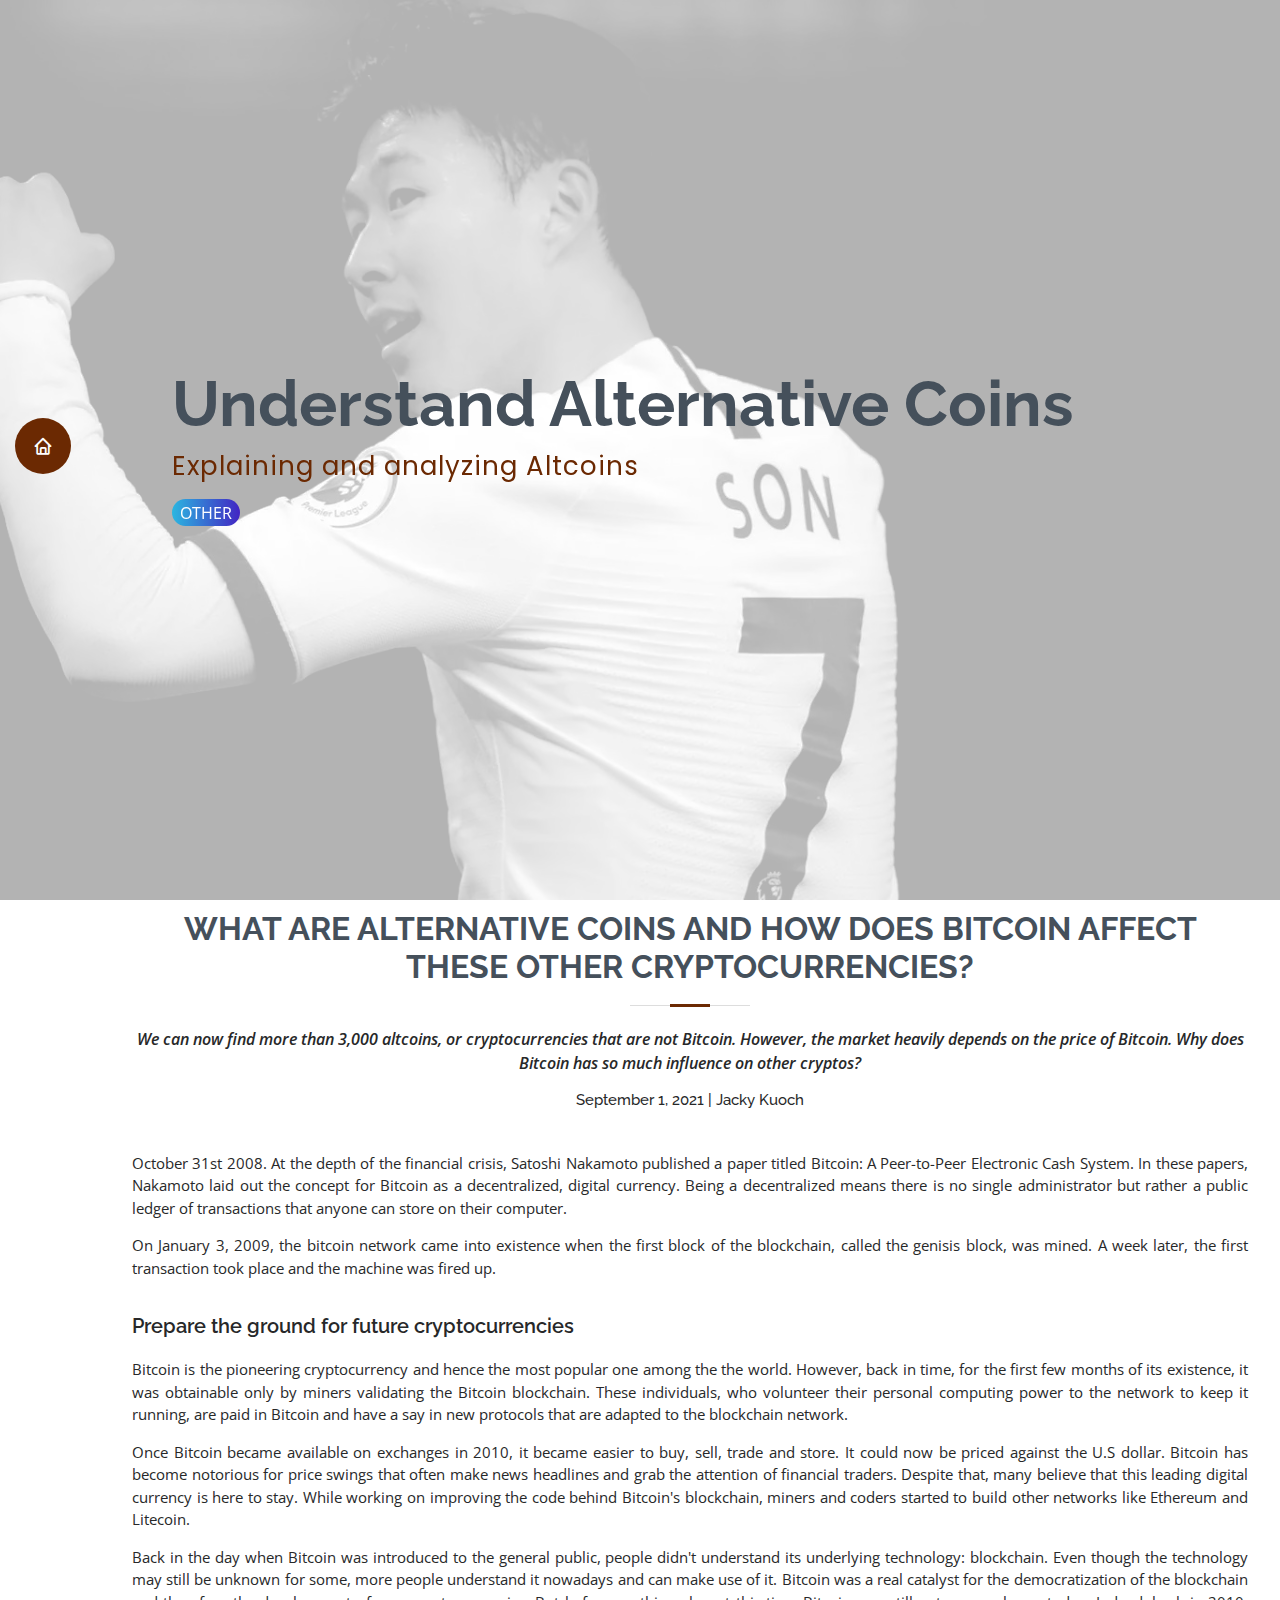
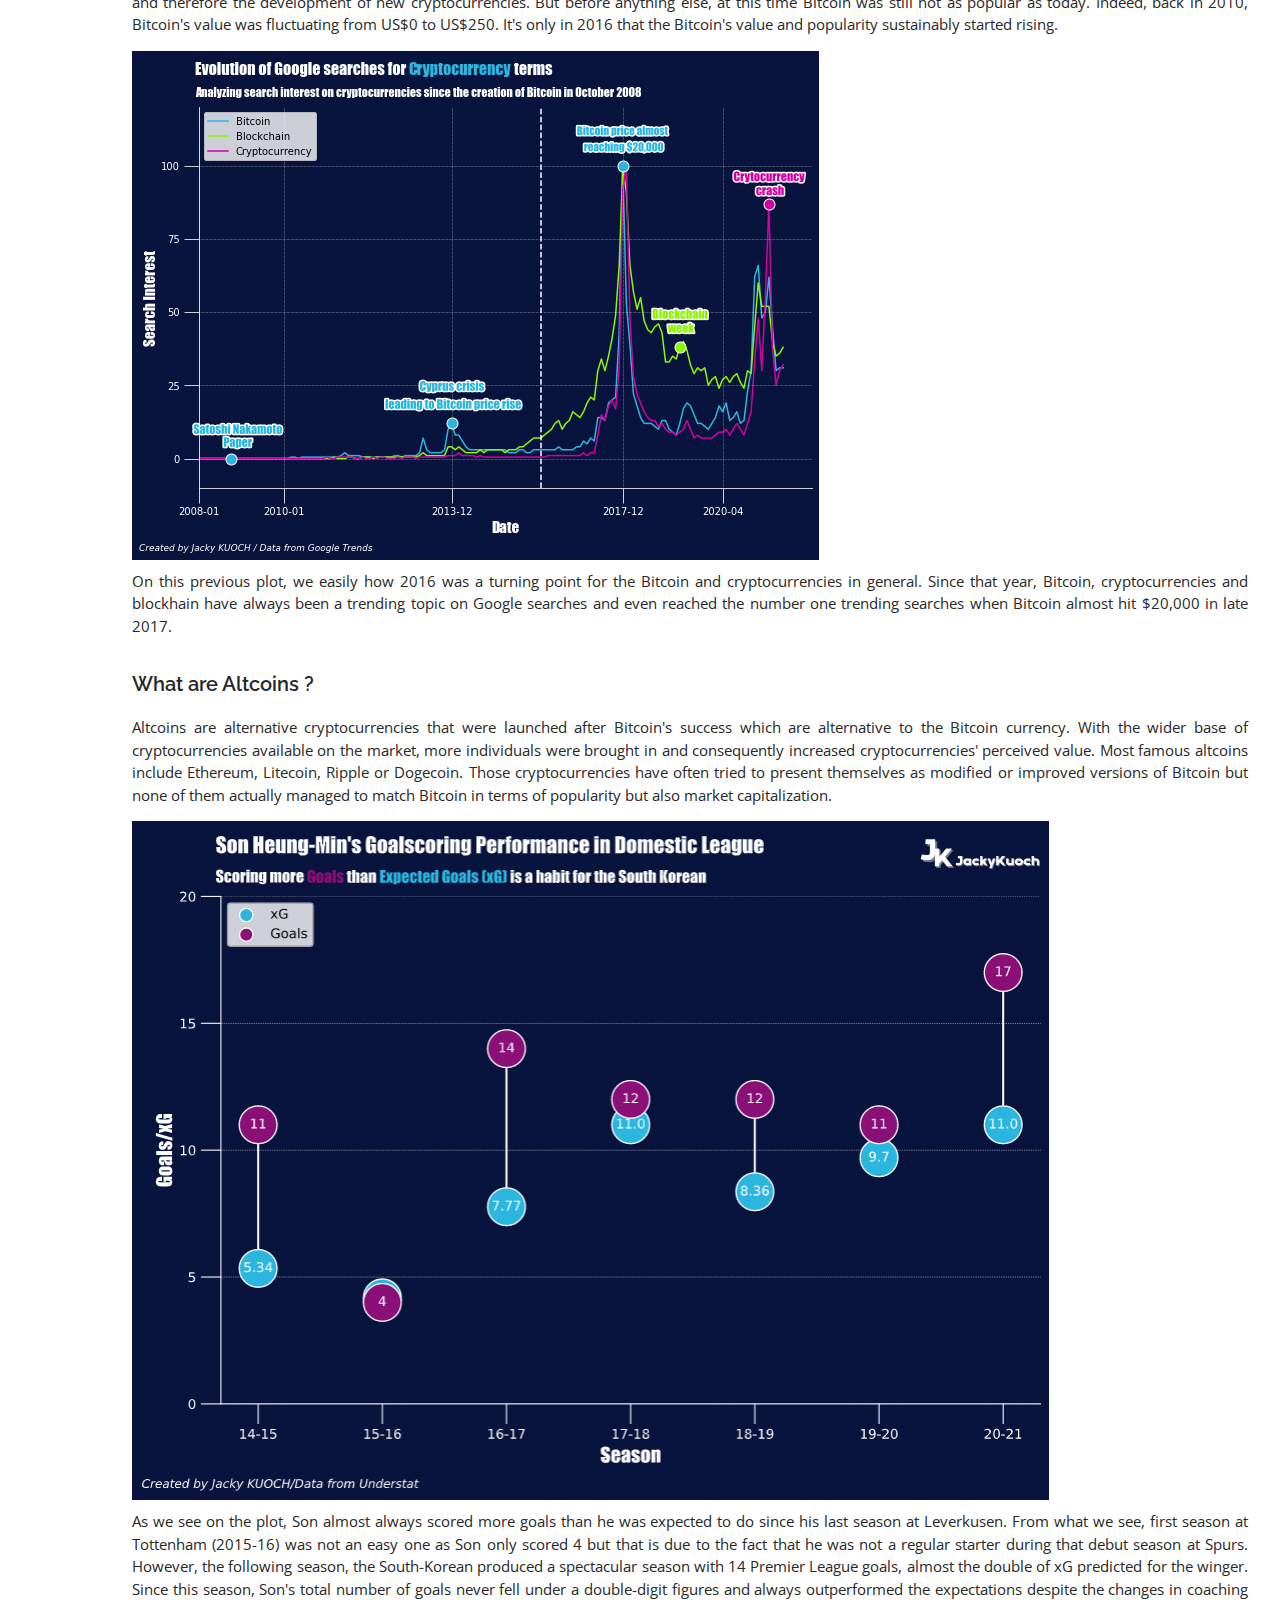
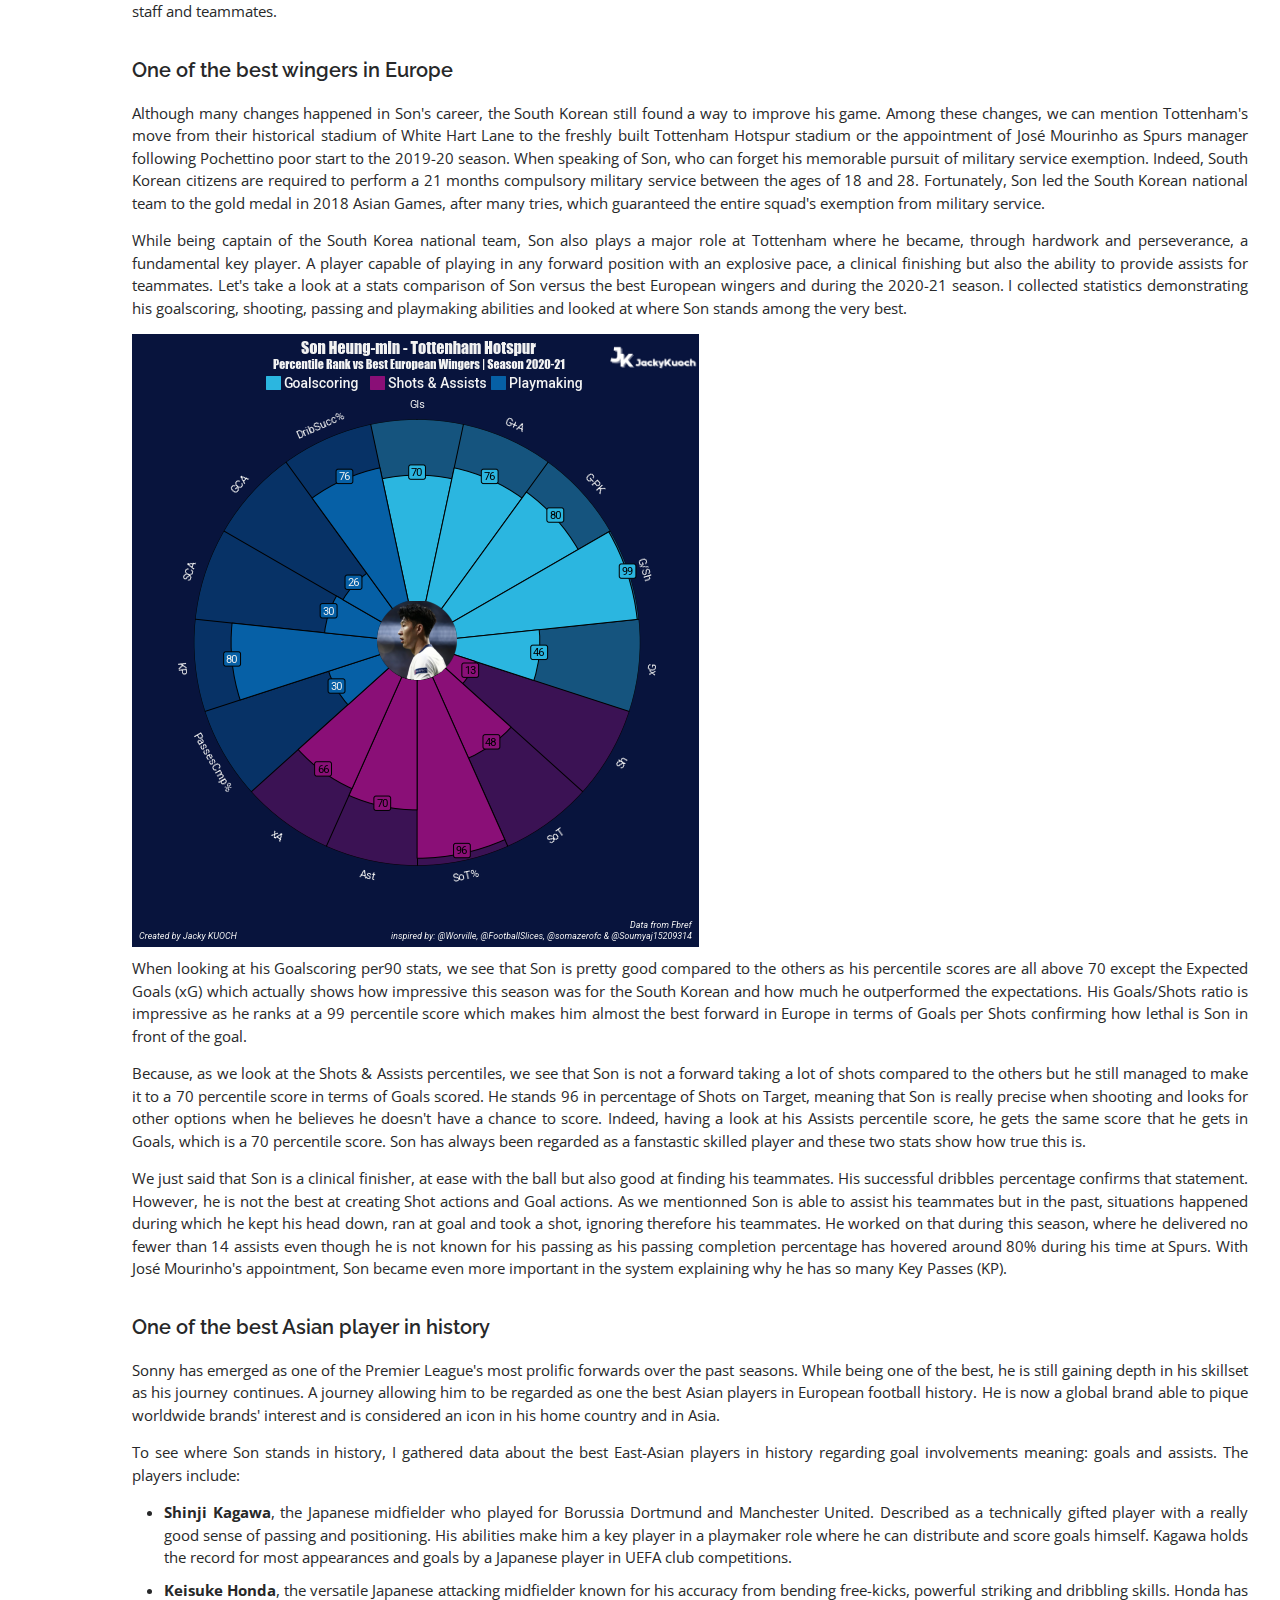
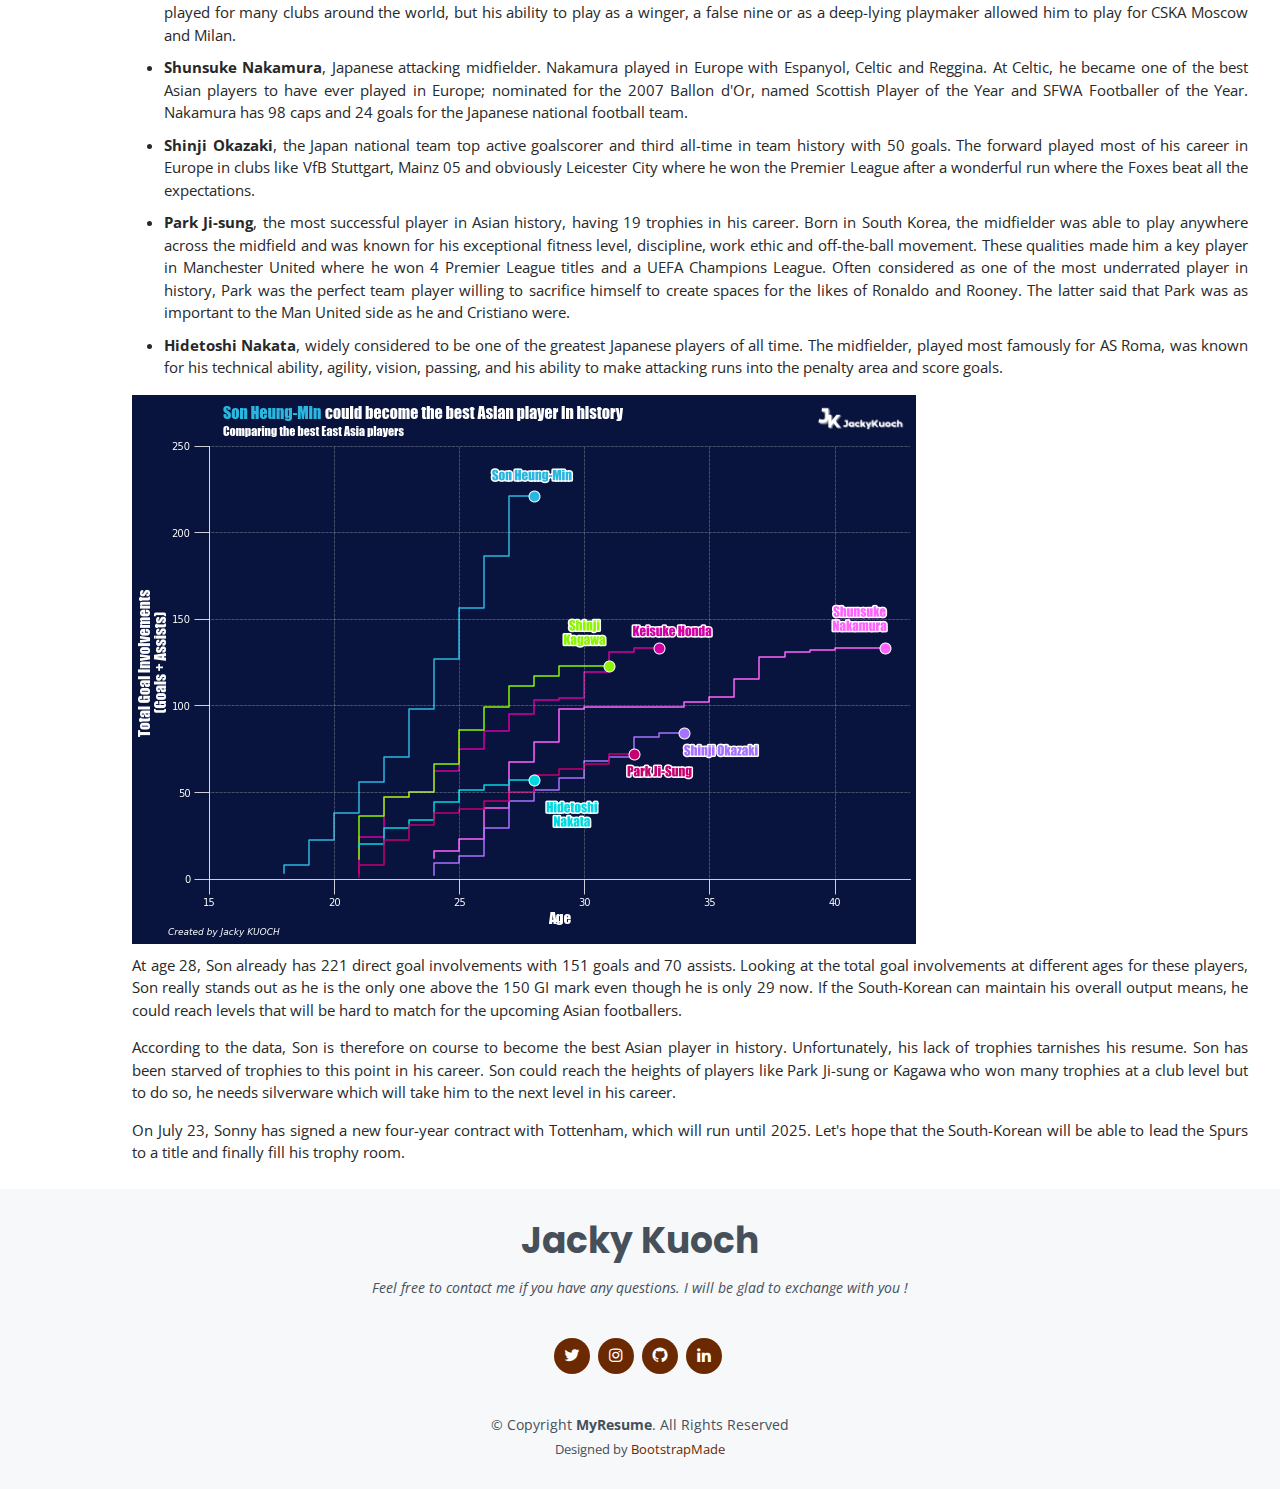
<file: articles/what_are_altcoins.html>
<!DOCTYPE html>
<html lang="en">

<head>
  <meta charset="utf-8">
  <meta content="width=device-width, initial-scale=1.0" name="viewport">

  <title>What are Altcoins ?</title>
  <meta content="Son's journey to the Asian players Hall of Fame" name="title" property="og:title">
  <meta
    content="Study and explain how Son became one of the best Asian players in history using Data and Data Visualization"
    name="description" property="og:description">
  <meta content="Data, MachineLearning, DataViz, Footbal, Soccer, Tottenham, SonHeungMin" name="keywords">
  <meta content="Jacky Kuoch, jackykuoch@gmail.com" name="author">
  <meta content="../assets/img/portfolio/son/portfolio-son4.jpg" name="image" property="og:image">
  <meta content="May. 9, 2021" name="date" />

  <!-- Favicons -->
  <link href="../assets/img/Logo JK - FavIcon.png" rel="icon">
  <link href="../assets/img/Logo JK - FavIcon.png" rel="apple-touch-icon">

  <!-- Google Fonts -->
  <link
    href="https://fonts.googleapis.com/css?family=Open+Sans:300,300i,400,400i,600,600i,700,700i|Raleway:300,300i,400,400i,500,500i,600,600i,700,700i|Poppins:300,300i,400,400i,500,500i,600,600i,700,700i"
    rel="stylesheet">

  <!-- Vendor CSS Files -->
  <link href="../assets/vendor/aos/aos.css" rel="stylesheet">
  <link href="../assets/vendor/bootstrap/css/bootstrap.min.css" rel="stylesheet">
  <link href="../assets/vendor/bootstrap-icons/bootstrap-icons.css" rel="stylesheet">
  <link href="../assets/vendor/boxicons/css/boxicons.min.css" rel="stylesheet">
  <link href="../assets/vendor/glightbox/css/glightbox.min.css" rel="stylesheet">
  <link href="../assets/vendor/swiper/swiper-bundle.min.css" rel="stylesheet">

  <!-- Template Main CSS File -->
  <link href="../assets/css/style.css" rel="stylesheet">

  <!-- =======================================================
  * Template Name: MyResume - v4.0.1
  * Template URL: https://bootstrapmade.com/free-html-bootstrap-template-my-resume/
  * Author: BootstrapMade.com
  * License: https://bootstrapmade.com/license/
  ======================================================== -->
</head>

<body>

  <!-- ======= Mobile nav toggle button ======= -->
  <!-- <button type="button" class="mobile-nav-toggle d-xl-none"><i class="bi bi-list mobile-nav-toggle"></i></button> -->
  <i class="bi bi-list mobile-nav-toggle d-xl-none"></i>

  <!-- ======= Header ======= -->
  <header id="header" class="d-flex flex-column justify-content-center">
    <nav id="navbar" class="navbar nav-menu">
      <ul>
        <li><a href="../homepage.html" id="portfolio" class="nav-link scrollto active"><i class="bx bx-home"></i>
            <span>Home</span></a>
        </li>
      </ul>
    </nav><!-- .nav-menu -->

  </header><!-- End Header -->

  <!-- ======= Header Section ======= -->
  <section id="article_son" class="d-flex flex-column justify-content-center">
    <div class="container" data-aos="zoom-in" data-aos-delay="200">
      <h1>Understand Alternative Coins</h1>
      <p><span>Explaining and analyzing Altcoins</span></p>
      <p></p>
      <a class="pill" href="../homepage.html#portfolio" style="--start-color:#4225c3;--end-color:#2bb6e0;">Other</a>
    </div>
  </section><!-- End Header -->


  <main id="main">

    <!-- ======= Title Section ======= -->
    <section id="art_title" class="art_title">
      <div class="container">
        <div class="art-title">
          <h2>What are Alternative coins and how does Bitcoin affect these other cryptocurrencies?</h2>
          <p>We can now find more than 3,000 altcoins, or cryptocurrencies that are not Bitcoin. However, the market
            heavily depends on the price of Bitcoin. Why does Bitcoin has so much influence on other cryptos?</p>
          <h3>
            September 1, 2021 | Jacky Kuoch
          </h3>
        </div>
      </div>
    </section><!-- End Title Section -->

    <section id="art_content" class="art_content">
      <div class="container">
        <div class="art_content">
          <p>
            October 31st 2008. At the depth of the financial crisis, Satoshi Nakamoto published a paper titled Bitcoin:
            A Peer-to-Peer Electronic Cash System. In these papers, Nakamoto laid out the concept for Bitcoin as a
            decentralized, digital currency. Being a decentralized means there is no single administrator but rather a
            public ledger of transactions that anyone can store on their computer.
          </p>

          <p>
            On January 3, 2009, the bitcoin network came into existence when the first block of the blockchain, called
            the genisis block, was mined. A week later, the first transaction took place and the machine was fired up.
          </p>

          <h3>
            Prepare the ground for future cryptocurrencies
          </h3>

          <p>
            Bitcoin is the pioneering cryptocurrency and hence the most popular one among the the world. However, back
            in time, for the first few months of its existence, it was obtainable only by miners validating the Bitcoin
            blockchain. These individuals, who volunteer their personal computing power to the network to keep it
            running, are paid in Bitcoin and have a say in new protocols that are adapted to the blockchain network.
          </p>

          <p>
            Once Bitcoin became available on exchanges in 2010, it became easier to buy, sell, trade and store. It could
            now be priced against the U.S dollar. Bitcoin has become notorious for price swings that often make news
            headlines and grab the attention of financial traders. Despite that, many believe that this leading digital
            currency is here to stay. While working on improving the code behind Bitcoin's blockchain, miners and coders
            started to build other networks like Ethereum and Litecoin.
          </p>

          <p>
            Back in the day when Bitcoin was introduced to the general public, people didn't understand its underlying
            technology: blockchain. Even though the technology may still be unknown for some, more people understand it
            nowadays and can make use of it. Bitcoin was a real catalyst for the democratization of the blockchain and
            therefore the development of new cryptocurrencies.
            But before anything else, at this time Bitcoin was still not as popular as today. Indeed, back in 2010,
            Bitcoin's value was fluctuating from US$0 to US$250. It's only in 2016 that the Bitcoin's value and
            popularity sustainably started rising.
          </p>

          <img src="../assets/img/portfolio/altcoins/google_trends.png" class="img-fluid" alt="">

          <p>
            On this previous plot, we easily how 2016 was a turning point for the Bitcoin and cryptocurrencies in
            general. Since that year, Bitcoin, cryptocurrencies and blockhain have always been a trending topic on
            Google searches and even reached the number one trending searches when Bitcoin almost hit $20,000 in late
            2017.
          </p>

          <h3>
            What are Altcoins ?
          </h3>

          <p>
            Altcoins are alternative cryptocurrencies that were launched after Bitcoin's success which are alternative
            to the Bitcoin currency. With the wider base of cryptocurrencies available on the market, more individuals
            were brought in and consequently increased cryptocurrencies' perceived value. Most famous altcoins include
            Ethereum, Litecoin, Ripple or Dogecoin. Those cryptocurrencies have often tried to present themselves as
            modified or improved versions of Bitcoin but none of them actually managed to match Bitcoin in terms of
            popularity but also market capitalization.
          </p>

          <p>

          </p>



          <img src="../assets/img/portfolio/son/Son - Gls vs xG.png" class="img-fluid" alt="">

          <p>
            As we see on the plot, Son almost always scored more goals than he was expected to do since his last season
            at Leverkusen. From what we see, first season at Tottenham (2015-16) was not an easy one as Son only scored
            4 but that is due to the fact that he was not a regular starter during that debut season at Spurs. However,
            the following season, the South-Korean produced a spectacular season with 14 Premier League goals, almost
            the double of xG predicted for the winger. Since this season, Son's total number of goals never fell under a
            double-digit figures and always outperformed the expectations despite the changes in coaching staff and
            teammates.
          </p>

          <h3>
            One of the best wingers in Europe
          </h3>

          <p>
            Although many changes happened in Son's career, the South Korean still found a way to improve his game.
            Among these changes, we can mention Tottenham's move from their historical stadium of White Hart Lane to the
            freshly built Tottenham Hotspur stadium or the appointment of José Mourinho as Spurs manager following
            Pochettino poor start to the 2019-20 season.
            When speaking of Son, who can forget his memorable pursuit of military service exemption. Indeed, South
            Korean citizens are required to perform a 21 months compulsory military service between the ages of 18 and
            28. Fortunately, Son led the South Korean national team to the gold medal in 2018 Asian Games, after many
            tries, which guaranteed the entire squad's exemption from military service.
          </p>

          <p>
            While being captain of the South Korea national team, Son also plays a major role at Tottenham where he
            became, through hardwork and perseverance, a fundamental key player. A player capable of playing in any
            forward position with an explosive pace, a clinical finishing but also the ability to provide assists for
            teammates. Let's take a look at a stats comparison of Son versus the best European wingers and during the
            2020-21 season. I collected statistics demonstrating his goalscoring, shooting, passing and playmaking
            abilities and looked at where Son stands among the very best.
          </p>

          <img src="../assets/img/portfolio/son/Son - pizza plot.png" class="img-fluid" alt="">

          <p>
            When looking at his Goalscoring per90 stats, we see that Son is pretty good compared to the others as his
            percentile scores are all above 70 except the Expected Goals (xG) which actually shows how impressive this
            season was for the South Korean and how much he outperformed the expectations.
            His Goals/Shots ratio is impressive as he ranks at a 99 percentile score which makes him almost the best
            forward in Europe in terms of Goals per Shots confirming how lethal is Son in front of the goal.
          </p>

          <p>
            Because, as we look at the Shots & Assists percentiles, we see that Son is not a forward taking a lot of
            shots compared to the others but he still managed to make it to a 70 percentile score in terms of Goals
            scored. He stands 96 in percentage of Shots on Target, meaning that Son is really precise when shooting and
            looks for other options when he believes he doesn't have a chance to score. Indeed, having a look at his
            Assists percentile score, he gets the same score that he gets in Goals, which is a 70 percentile score. Son
            has always been regarded as a fanstastic skilled player and these two stats show how true this is.
          </p>

          <p>
            We just said that Son is a clinical finisher, at ease with the ball but also good at finding his teammates.
            His successful dribbles percentage confirms that statement. However, he is not the best at creating Shot
            actions and Goal actions. As we mentionned Son is able to assist his teammates but in the past, situations
            happened during which he kept his head down, ran at goal and took a shot, ignoring therefore his teammates.
            He worked on that during this season, where he delivered no fewer than 14 assists even though he is not
            known for his passing as his passing completion percentage has hovered around 80% during his time at Spurs.
            With José Mourinho's appointment, Son became even more important in the system explaining why he has so many
            Key Passes (KP).
          </p>

          <h3>
            One of the best Asian player in history
          </h3>

          <p>
            Sonny has emerged as one of the Premier League's most prolific forwards over the past seasons. While
            being one of the best, he is still gaining depth in his skillset as his journey continues. A journey
            allowing him to be regarded as one the best Asian players in European football history. He is now a global
            brand able to pique worldwide brands' interest and is considered an icon in his home country and in Asia.
          </p>

          <p>
            To see where Son stands in history, I gathered data about the best East-Asian players in history regarding
            goal involvements meaning: goals and assists. The players include:
          </p>

          <ul>
            <li><b class="term">Shinji Kagawa</b>, the Japanese midfielder who played for Borussia Dortmund and
              Manchester United. Described as a technically gifted player with a really good sense of passing and
              positioning. His abilities make him a key player in a playmaker role where he can distribute and score
              goals himself. Kagawa holds the record for most appearances and goals by a Japanese player in UEFA club
              competitions.
            </li>
            <li><b class="term">Keisuke Honda</b>, the versatile Japanese attacking midfielder known for his accuracy
              from bending free-kicks, powerful striking and dribbling skills. Honda has played for many clubs around
              the world, but his ability to play as a winger, a false nine or as a deep-lying playmaker allowed him to
              play for CSKA Moscow and Milan.
            </li>
            <li><b class="term">Shunsuke Nakamura</b>, Japanese attacking midfielder. Nakamura played in Europe with
              Espanyol, Celtic and Reggina. At Celtic, he became one of the best Asian players to have ever played in
              Europe; nominated for the 2007 Ballon d'Or, named Scottish Player of the Year and SFWA Footballer of the
              Year. Nakamura has 98 caps and 24 goals for the Japanese national football team.
            </li>
            <li><b class="term">Shinji Okazaki</b>, the Japan national team top active goalscorer and third all-time in
              team history with 50 goals. The forward played most of his career in Europe in clubs like VfB Stuttgart,
              Mainz 05 and obviously Leicester City where he won the Premier League after a wonderful run where the
              Foxes beat all the expectations.
            </li>
            <li><b class="term">Park Ji-sung</b>, the most successful player in Asian history, having 19 trophies in his
              career. Born in South Korea, the midfielder was able to play anywhere across the midfield and was known
              for his exceptional fitness level, discipline, work ethic and off-the-ball movement. These qualities made
              him a key player in Manchester United where he won 4 Premier League titles and a UEFA Champions League.
              Often considered as one of the most underrated player in history, Park was the perfect team player willing
              to sacrifice himself to create spaces for the likes of Ronaldo and Rooney. The latter said that Park was
              as important to the Man United side as he and Cristiano were.
            </li>
            <li><b class="term">Hidetoshi Nakata</b>, widely considered to be one of the greatest Japanese players of
              all time. The midfielder, played most famously for AS Roma, was known for his technical ability, agility,
              vision, passing, and his ability to make attacking runs into the penalty area and score goals.
            </li>

          </ul>

          <img src="../assets/img/portfolio/son/Son - Asian players.png" class="img-fluid" alt="">

          <p>
            At age 28, Son already has 221 direct goal involvements with 151 goals and 70 assists. Looking at the total
            goal involvements at different ages for these players, Son really stands out as he is the only one above the
            150 GI mark even though he is only 29 now. If the South-Korean can maintain his overall output means, he
            could reach levels that will be hard to match for the upcoming Asian footballers.
          </p>

          <p>
            According to the data, Son is therefore on course to become the best Asian player in history. Unfortunately,
            his lack of trophies tarnishes his resume. Son has been starved of trophies to this point in his career.
            Son could reach the heights of players like Park Ji-sung or Kagawa who won many trophies at a club level but
            to do so, he needs silverware which will take him to the next level in his career.
          </p>

          <p>On July 23, Sonny has signed a new four-year contract with Tottenham, which will run until 2025. Let's hope
            that the South-Korean will be able to lead the Spurs to a title and finally fill his trophy room.</p>


        </div>

      </div>

    </section>





  </main><!-- End #main -->

  <!-- ======= Footer ======= -->
  <footer id="footer">
    <div class="container">
      <h3>Jacky Kuoch</h3>
      <p>Feel free to contact me if you have any questions. I will be glad to exchange with you !</p>
      <div class="social-links">
        <a href="https://twitter.com/Jacky_Kch" target="_blank" class="twitter"><i class="bx bxl-twitter"></i></a>
        <!-- a href="#" class="facebook"><i class="bx bxl-facebook"></i></a -->
        <a href="https://www.instagram.com/jackykch.jpg/" target="_blank" class="instagram"><i
            class="bx bxl-instagram"></i></a>
        <a href="https://github.com/JackyKch" target="_blank" class="git"><i class="bx bxl-github"></i></a>
        <a href="https://www.linkedin.com/in/jacky-kuoch/" target="_blank" class="linkedin"><i
            class="bx bxl-linkedin"></i></a>
      </div>
      <div class="copyright">
        &copy; Copyright <strong><span>MyResume</span></strong>. All Rights Reserved
      </div>
      <div class="credits">
        <!-- All the links in the footer should remain intact. -->
        <!-- You can delete the links only if you purchased the pro version. -->
        <!-- Licensing information: [license-url] -->
        <!-- Purchase the pro version with working PHP/AJAX contact form: https://bootstrapmade.com/free-html-bootstrap-template-my-resume/ -->
        Designed by <a href="https://bootstrapmade.com/">BootstrapMade</a>
      </div>
    </div>
  </footer><!-- End Footer -->



  <div id="preloader"></div>
  <a href="#" class="back-to-top d-flex align-items-center justify-content-center"><i
      class="bi bi-arrow-up-short"></i></a>

  <!-- Vendor JS Files -->
  <script src="../assets/vendor/aos/aos.js"></script>
  <script src="../assets/vendor/bootstrap/js/bootstrap.bundle.min.js"></script>
  <script src="../assets/vendor/glightbox/js/glightbox.min.js"></script>
  <script src="../assets/vendor/isotope-layout/isotope.pkgd.min.js"></script>
  <script src="../assets/vendor/php-email-form/validate.js"></script>
  <script src="../assets/vendor/purecounter/purecounter.js"></script>
  <script src="../assets/vendor/swiper/swiper-bundle.min.js"></script>
  <script src="../assets/vendor/typed.js/typed.min.js"></script>
  <script src="../assets/vendor/waypoints/noframework.waypoints.js"></script>

  <!-- Template Main JS File -->
  <script src="../assets/js/main.js"></script>

</body>

</html>
</file>
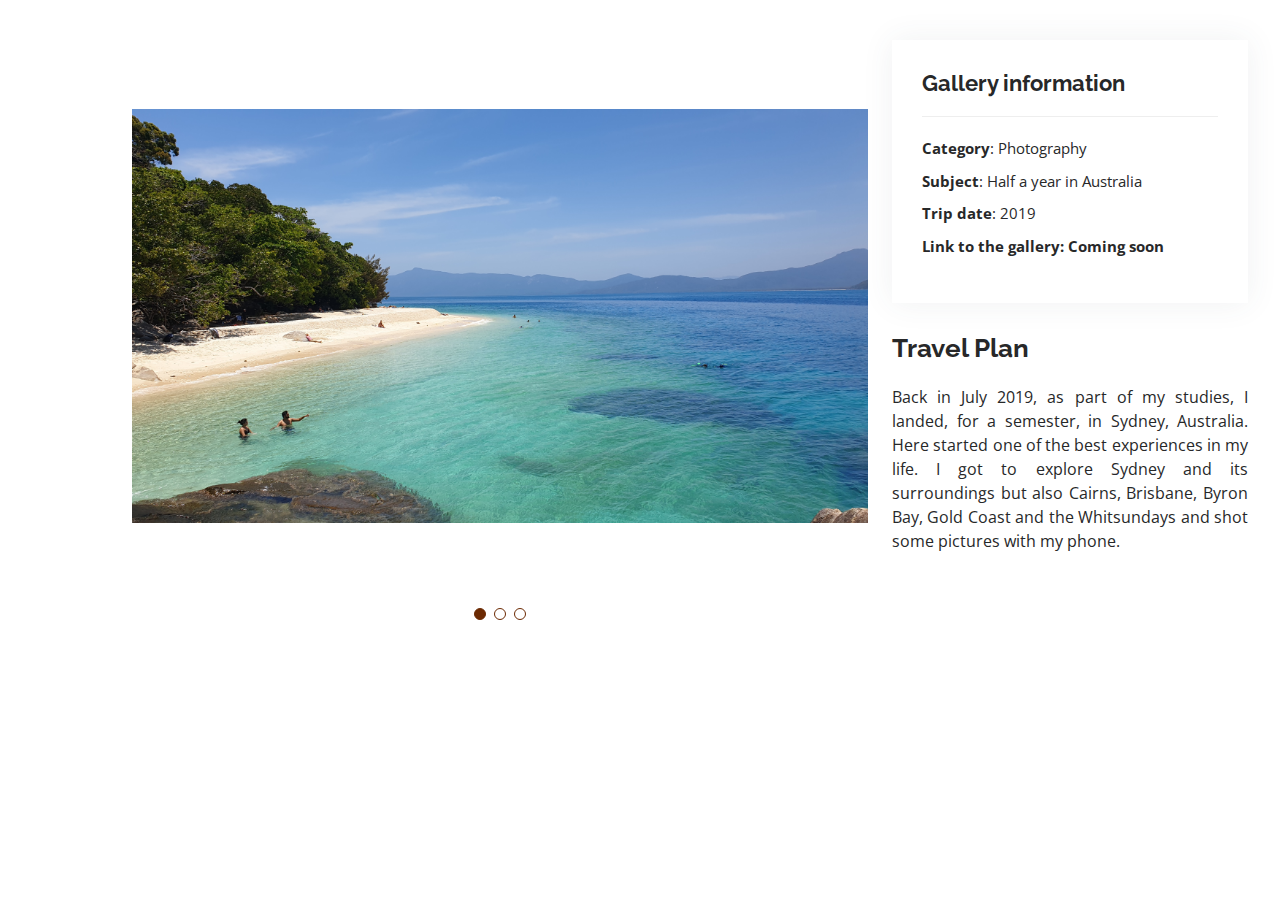
<file: popup/australia_popup.html>
<!DOCTYPE html>
<html lang="en">

<head>
  <meta charset="utf-8">
  <meta content="width=device-width, initial-scale=1.0" name="viewport">

  <title>Portfolio Details - Personal Bootstrap Template</title>
  <meta content="" name="description">
  <meta content="" name="keywords">

  <!-- Favicons -->
  <link href="../assets/img/Logo JK - FavIcon.png" rel="icon">
  <link href="../assets/img/Logo JK - FavIcon.png" rel="apple-touch-icon">

  <!-- Google Fonts -->
  <link
    href="https://fonts.googleapis.com/css?family=Open+Sans:300,300i,400,400i,600,600i,700,700i|Raleway:300,300i,400,400i,500,500i,600,600i,700,700i|Poppins:300,300i,400,400i,500,500i,600,600i,700,700i"
    rel="stylesheet">

  <!-- Vendor CSS Files -->
  <link href="../assets/vendor/aos/aos.css" rel="stylesheet">
  <link href="../assets/vendor/bootstrap/css/bootstrap.min.css" rel="stylesheet">
  <link href="../assets/vendor/bootstrap-icons/bootstrap-icons.css" rel="stylesheet">
  <link href="../assets/vendor/boxicons/css/boxicons.min.css" rel="stylesheet">
  <link href="../assets/vendor/glightbox/css/glightbox.min.css" rel="stylesheet">
  <link href="../assets/vendor/swiper/swiper-bundle.min.css" rel="stylesheet">

  <!-- Template Main CSS File -->
  <link href="../assets/css/style.css" rel="stylesheet">

  <!-- =======================================================
  * Template Name: MyResume - v4.0.1
  * Template URL: https://bootstrapmade.com/free-html-bootstrap-template-my-resume/
  * Author: BootstrapMade.com
  * License: https://bootstrapmade.com/license/
  ======================================================== -->
</head>

<body>

  <main id="main">

    <!-- ======= Portfolio Details Section ======= -->
    <section id="portfolio-details" class="portfolio-details">
      <div class="container">

        <div class="row gy-4">

          <div class="col-lg-8">
            <div class="portfolio-details-slider swiper-container">
              <div class="swiper-wrapper align-items-center">

                <div class="swiper-slide">
                  <img src="../assets/img/portfolio/australia/portfolio-australia1.jpg" alt="">
                </div>

                <div class="swiper-slide">
                  <img src="../assets/img/portfolio/australia/portfolio-australia2.jpeg" alt="">
                </div>

                <div class="swiper-slide">
                  <img src="../assets/img/portfolio/australia/portfolio-australia3.jpg" alt="">
                </div>

              </div>
              <div class="swiper-pagination"></div>
            </div>
          </div>

          <div class="col-lg-4">
            <div class="portfolio-info">
              <h3>Gallery information</h3>
              <ul>
                <li><strong>Category</strong>: Photography</li>
                <li><strong>Subject</strong>: Half a year in Australia</li>
                <li><strong>Trip date</strong>: 2019</li>
                <li><strong>Link to the gallery: Coming soon</strong></li>
              </ul>
            </div>
            <div class="portfolio-description">
              <h2>Travel Plan</h2>
              <p>
                Back in July 2019, as part of my studies, I landed, for a semester, in Sydney, Australia. Here started
                one of the best experiences in my life. I got to explore Sydney and its surroundings but also Cairns,
                Brisbane, Byron Bay, Gold Coast and the Whitsundays and shot some pictures with my phone.
              </p>
            </div>
          </div>

        </div>

      </div>
    </section><!-- End Portfolio Details Section -->

  </main><!-- End #main -->

  <div id="preloader"></div>
  <a href="#" class="back-to-top d-flex align-items-center justify-content-center"><i
      class="bi bi-arrow-up-short"></i></a>

  <!-- Vendor JS Files -->
  <script src="../assets/vendor/aos/aos.js"></script>
  <script src="../assets/vendor/bootstrap/js/bootstrap.bundle.min.js"></script>
  <script src="../assets/vendor/glightbox/js/glightbox.min.js"></script>
  <script src="../assets/vendor/isotope-layout/isotope.pkgd.min.js"></script>
  <script src="../assets/vendor/php-email-form/validate.js"></script>
  <script src="../assets/vendor/purecounter/purecounter.js"></script>
  <script src="../assets/vendor/swiper/swiper-bundle.min.js"></script>
  <script src="../assets/vendor/typed.js/typed.min.js"></script>
  <script src="../assets/vendor/waypoints/noframework.waypoints.js"></script>

  <!-- Template Main JS File -->
  <script src="../assets/js/main.js"></script>

</body>

</html>
</file>
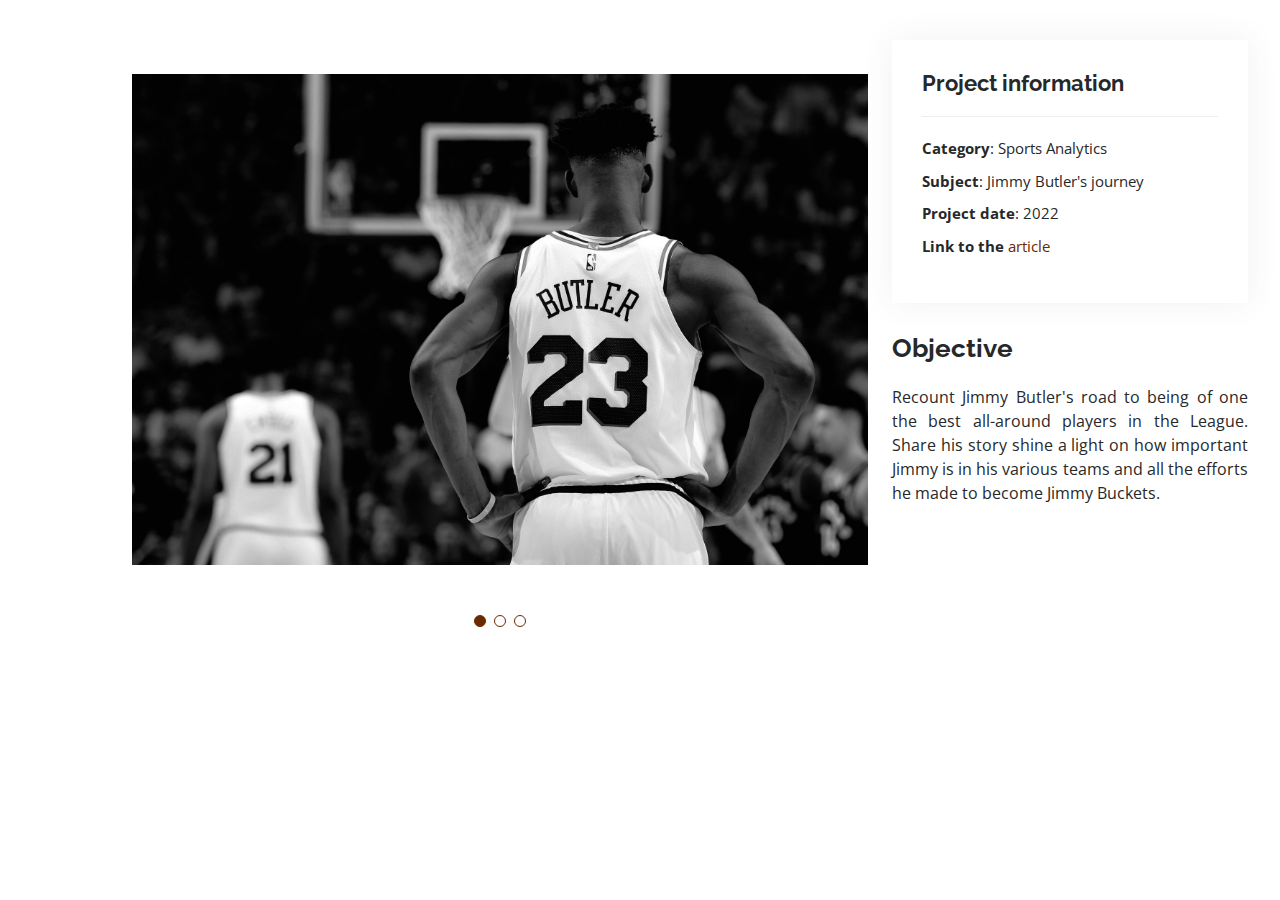
<file: popup/butler_popup.html>
<!DOCTYPE html>
<html lang="en">

<head>
  <meta charset="utf-8">
  <meta content="width=device-width, initial-scale=1.0" name="viewport">

  <title>Jimmy Butler</title>
  <meta content="" name="description">
  <meta content="" name="keywords">

  <!-- Favicons -->
  <link href="../assets/img/Logo JK - FavIcon.png" rel="icon">
  <link href="../assets/img/Logo JK - FavIcon.png" rel="apple-touch-icon">

  <!-- Google Fonts -->
  <link
    href="https://fonts.googleapis.com/css?family=Open+Sans:300,300i,400,400i,600,600i,700,700i|Raleway:300,300i,400,400i,500,500i,600,600i,700,700i|Poppins:300,300i,400,400i,500,500i,600,600i,700,700i"
    rel="stylesheet">

  <!-- Vendor CSS Files -->
  <link href="../assets/vendor/aos/aos.css" rel="stylesheet">
  <link href="../assets/vendor/bootstrap/css/bootstrap.min.css" rel="stylesheet">
  <link href="../assets/vendor/bootstrap-icons/bootstrap-icons.css" rel="stylesheet">
  <link href="../assets/vendor/boxicons/css/boxicons.min.css" rel="stylesheet">
  <link href="../assets/vendor/glightbox/css/glightbox.min.css" rel="stylesheet">
  <link href="../assets/vendor/swiper/swiper-bundle.min.css" rel="stylesheet">

  <!-- Template Main CSS File -->
  <link href="../assets/css/style.css" rel="stylesheet">

  <!-- =======================================================
  * Template Name: MyResume - v4.0.1
  * Template URL: https://bootstrapmade.com/free-html-bootstrap-template-my-resume/
  * Author: BootstrapMade.com
  * License: https://bootstrapmade.com/license/
  ======================================================== -->
</head>

<body>

  <main id="main">

    <!-- ======= Portfolio Details Section ======= -->
    <section id="portfolio-details" class="portfolio-details">
      <div class="container">

        <div class="row gy-4">

          <div class="col-lg-8">
            <div class="portfolio-details-slider swiper-container">
              <div class="swiper-wrapper align-items-center">

                <div class="swiper-slide">
                  <img src="../assets/img/portfolio/butler/portfolio-butler1.jpg" alt="">
                </div>

                <div class="swiper-slide">
                  <img src="../assets/img/portfolio/butler/portfolio-butler2.jpg" alt="">
                </div>

                <div class="swiper-slide">
                  <img src="../assets/img/portfolio/butler/portfolio-butler3.jpg" alt="">
                </div>

              </div>
              <div class="swiper-pagination"></div>
            </div>
          </div>

          <div class="col-lg-4">
            <div class="portfolio-info">
              <h3>Project information</h3>
              <ul>
                <li><strong>Category</strong>: Sports Analytics</li>
                <li><strong>Subject</strong>: Jimmy Butler's journey</li>
                <li><strong>Project date</strong>: 2022</li>
                <li><strong>Link to the</strong> <a href="../articles/jimmybutler.html"
                  target="_blank">article</a></li>
              </ul>
            </div>
            <div class="portfolio-description">
              <h2>Objective</h2>
              <p>
                Recount Jimmy Butler's road to being of one the best all-around players in the League. Share his story
                shine a light on how important Jimmy is in his various teams and all the efforts he made to become Jimmy Buckets.
              </p>
            </div>
          </div>

        </div>

      </div>
    </section><!-- End Portfolio Details Section -->

  </main><!-- End #main -->

  <div id="preloader"></div>
  <a href="#" class="back-to-top d-flex align-items-center justify-content-center"><i
      class="bi bi-arrow-up-short"></i></a>

  <!-- Vendor JS Files -->
  <script src="../assets/vendor/aos/aos.js"></script>
  <script src="../assets/vendor/bootstrap/js/bootstrap.bundle.min.js"></script>
  <script src="../assets/vendor/glightbox/js/glightbox.min.js"></script>
  <script src="../assets/vendor/isotope-layout/isotope.pkgd.min.js"></script>
  <script src="../assets/vendor/php-email-form/validate.js"></script>
  <script src="../assets/vendor/purecounter/purecounter.js"></script>
  <script src="../assets/vendor/swiper/swiper-bundle.min.js"></script>
  <script src="../assets/vendor/typed.js/typed.min.js"></script>
  <script src="../assets/vendor/waypoints/noframework.waypoints.js"></script>

  <!-- Template Main JS File -->
  <script src="../assets/js/main.js"></script>

</body>

</html>
</file>
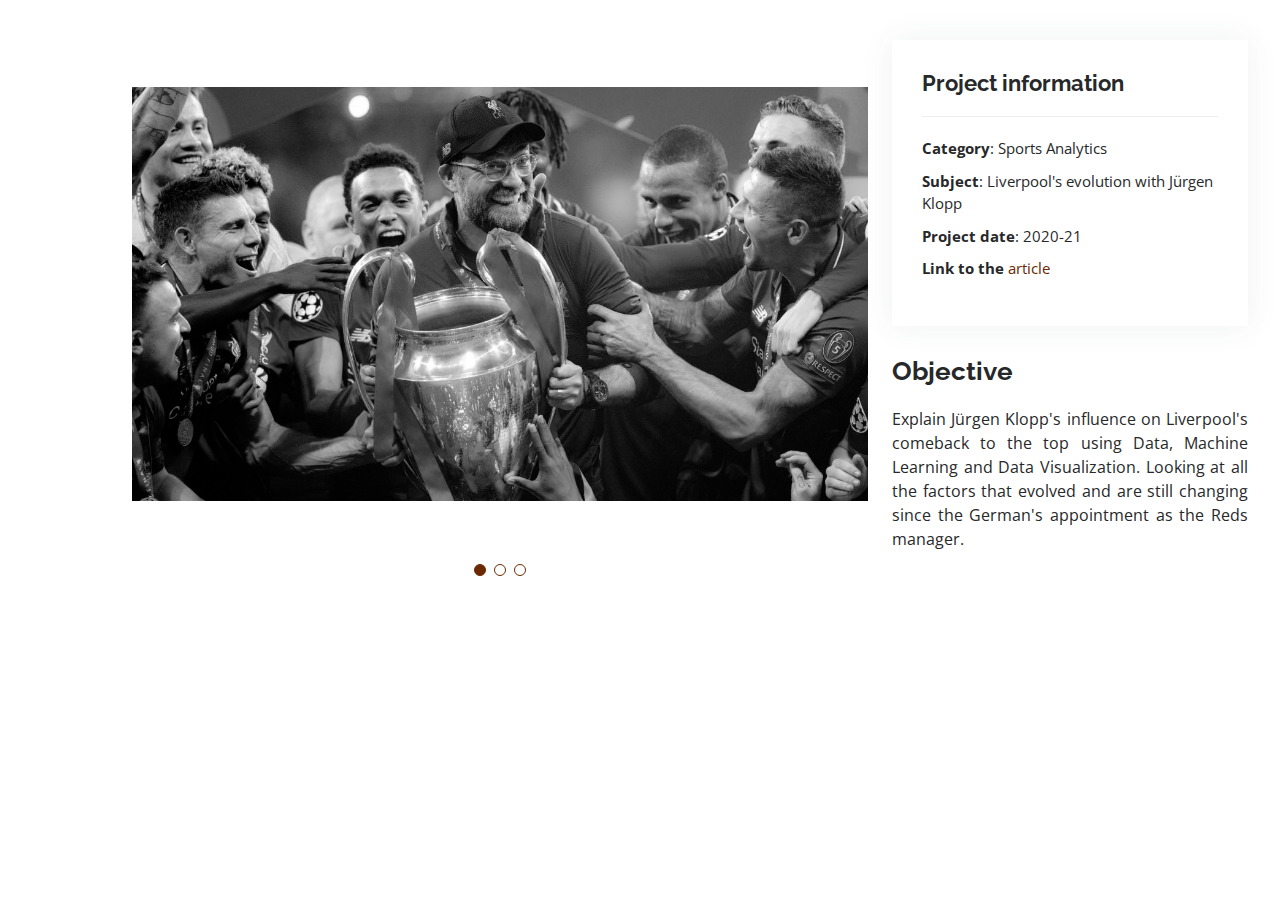
<file: popup/jurgen_klopp_popup.html>
<!DOCTYPE html>
<html lang="en">

<head>
  <meta charset="utf-8">
  <meta content="width=device-width, initial-scale=1.0" name="viewport">

  <title>Portfolio Details - Jürgen Klopp</title>
  <meta content="" name="description">
  <meta content="" name="keywords">

  <!-- Favicons -->
  <link href="../assets/img/Logo JK - FavIcon.png" rel="icon">
  <link href="../assets/img/Logo JK - FavIcon.png" rel="apple-touch-icon">

  <!-- Google Fonts -->
  <link
    href="https://fonts.googleapis.com/css?family=Open+Sans:300,300i,400,400i,600,600i,700,700i|Raleway:300,300i,400,400i,500,500i,600,600i,700,700i|Poppins:300,300i,400,400i,500,500i,600,600i,700,700i"
    rel="stylesheet">

  <!-- Vendor CSS Files -->
  <link href="../assets/vendor/aos/aos.css" rel="stylesheet">
  <link href="../assets/vendor/bootstrap/css/bootstrap.min.css" rel="stylesheet">
  <link href="../assets/vendor/bootstrap-icons/bootstrap-icons.css" rel="stylesheet">
  <link href="../assets/vendor/boxicons/css/boxicons.min.css" rel="stylesheet">
  <link href="../assets/vendor/glightbox/css/glightbox.min.css" rel="stylesheet">
  <link href="../assets/vendor/swiper/swiper-bundle.min.css" rel="stylesheet">

  <!-- Template Main CSS File -->
  <link href="../assets/css/style.css" rel="stylesheet">

  <!-- =======================================================
  * Template Name: MyResume - v4.0.1
  * Template URL: https://bootstrapmade.com/free-html-bootstrap-template-my-resume/
  * Author: BootstrapMade.com
  * License: https://bootstrapmade.com/license/
  ======================================================== -->
</head>

<body>

  <main id="main">

    <!-- ======= Portfolio Details Section ======= -->
    <section id="portfolio-details" class="portfolio-details">
      <div class="container">

        <div class="row gy-4">

          <div class="col-lg-8">
            <div class="portfolio-details-slider swiper-container">
              <div class="swiper-wrapper align-items-center">

                <div class="swiper-slide">
                  <img src="../assets/img/portfolio/klopp/portfolio-klopp2.jpg" alt="">
                </div>

                <div class="swiper-slide">
                  <img src="../assets/img/portfolio/klopp/portfolio-klopp3.jpg" alt="">
                </div>

                <div class="swiper-slide">
                  <img src="../assets/img/portfolio/klopp/portfolio-klopp4.jpg" alt="">
                </div>

              </div>
              <div class="swiper-pagination"></div>
            </div>
          </div>

          <div class="col-lg-4">
            <div class="portfolio-info">
              <h3>Project information</h3>
              <ul>
                <li><strong>Category</strong>: Sports Analytics</li>
                <li><strong>Subject</strong>: Liverpool's evolution with Jürgen Klopp</li>
                <li><strong>Project date</strong>: 2020-21</li>
                <li><strong>Link to the</strong> <a href="../articles/jurgen_klopp_evolution.html"
                    target="_blank">article</a></li>
              </ul>
            </div>
            <div class="portfolio-description">
              <h2>Objective</h2>
              <p>
                Explain Jürgen Klopp's influence on Liverpool's comeback to the top using Data, Machine Learning and
                Data Visualization. Looking at all the factors that evolved and are still changing since the German's
                appointment as the Reds manager.
              </p>
            </div>
          </div>

        </div>

      </div>
    </section><!-- End Portfolio Details Section -->

  </main><!-- End #main -->

  <div id="preloader"></div>
  <a href="#" class="back-to-top d-flex align-items-center justify-content-center"><i
      class="bi bi-arrow-up-short"></i></a>

  <!-- Vendor JS Files -->
  <script src="../assets/vendor/aos/aos.js"></script>
  <script src="../assets/vendor/bootstrap/js/bootstrap.bundle.min.js"></script>
  <script src="../assets/vendor/glightbox/js/glightbox.min.js"></script>
  <script src="../assets/vendor/isotope-layout/isotope.pkgd.min.js"></script>
  <script src="../assets/vendor/php-email-form/validate.js"></script>
  <script src="../assets/vendor/purecounter/purecounter.js"></script>
  <script src="../assets/vendor/swiper/swiper-bundle.min.js"></script>
  <script src="../assets/vendor/typed.js/typed.min.js"></script>
  <script src="../assets/vendor/waypoints/noframework.waypoints.js"></script>

  <!-- Template Main JS File -->
  <script src="../assets/js/main.js"></script>

</body>

</html>
</file>
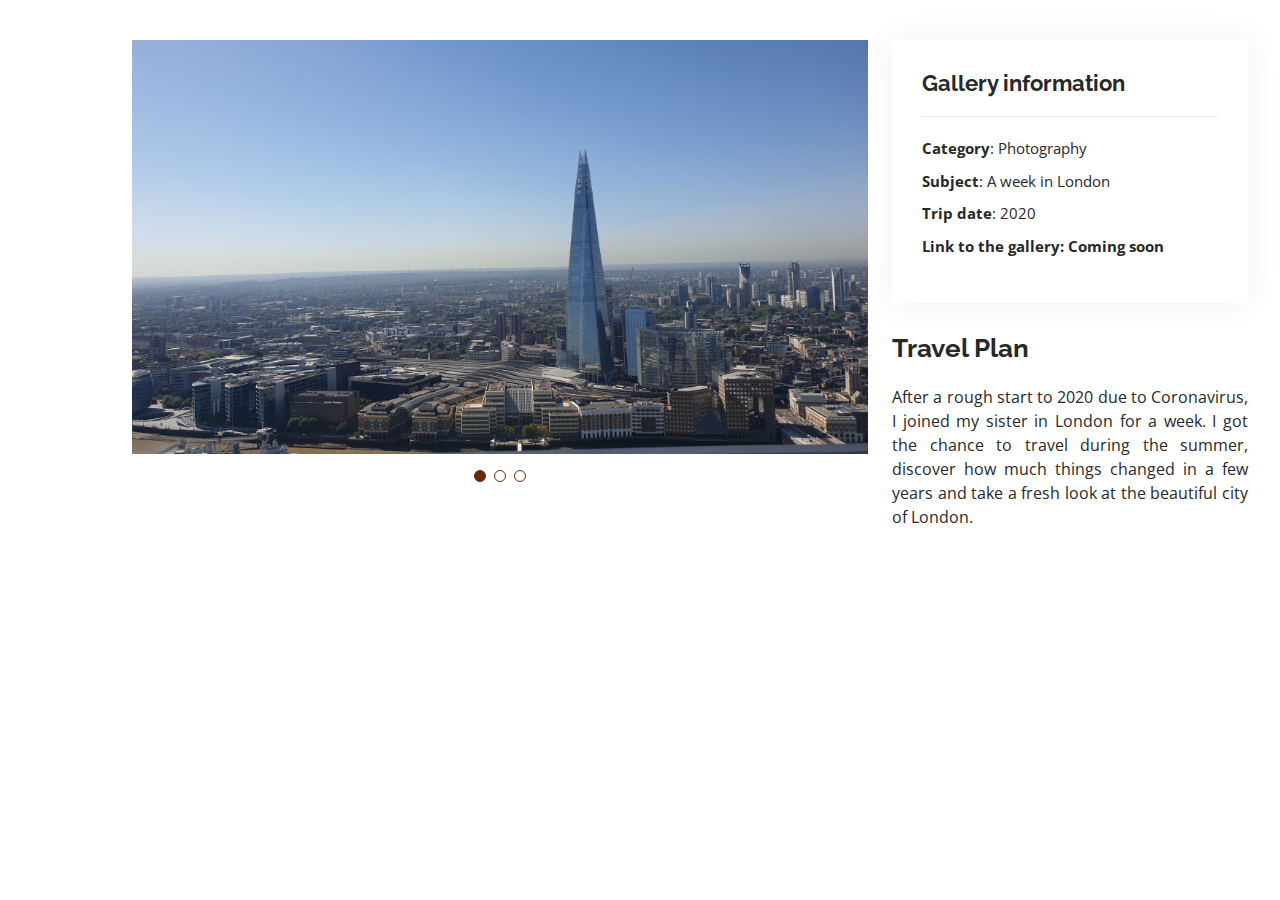
<file: popup/london_popup.html>
<!DOCTYPE html>
<html lang="en">

<head>
  <meta charset="utf-8">
  <meta content="width=device-width, initial-scale=1.0" name="viewport">

  <title>London</title>
  <meta content="" name="description">
  <meta content="" name="keywords">

  <!-- Favicons -->
  <link href="../assets/img/Logo JK - FavIcon.png" rel="icon">
  <link href="../assets/img/Logo JK - FavIcon.png" rel="apple-touch-icon">

  <!-- Google Fonts -->
  <link
    href="https://fonts.googleapis.com/css?family=Open+Sans:300,300i,400,400i,600,600i,700,700i|Raleway:300,300i,400,400i,500,500i,600,600i,700,700i|Poppins:300,300i,400,400i,500,500i,600,600i,700,700i"
    rel="stylesheet">

  <!-- Vendor CSS Files -->
  <link href="../assets/vendor/aos/aos.css" rel="stylesheet">
  <link href="../assets/vendor/bootstrap/css/bootstrap.min.css" rel="stylesheet">
  <link href="../assets/vendor/bootstrap-icons/bootstrap-icons.css" rel="stylesheet">
  <link href="../assets/vendor/boxicons/css/boxicons.min.css" rel="stylesheet">
  <link href="../assets/vendor/glightbox/css/glightbox.min.css" rel="stylesheet">
  <link href="../assets/vendor/swiper/swiper-bundle.min.css" rel="stylesheet">

  <!-- Template Main CSS File -->
  <link href="../assets/css/style.css" rel="stylesheet">

  <!-- =======================================================
  * Template Name: MyResume - v4.0.1
  * Template URL: https://bootstrapmade.com/free-html-bootstrap-template-my-resume/
  * Author: BootstrapMade.com
  * License: https://bootstrapmade.com/license/
  ======================================================== -->
</head>

<body>

  <main id="main">

    <!-- ======= Portfolio Details Section ======= -->
    <section id="portfolio-details" class="portfolio-details">
      <div class="container">

        <div class="row gy-4">

          <div class="col-lg-8">
            <div class="portfolio-details-slider swiper-container">
              <div class="swiper-wrapper align-items-center">

                <div class="swiper-slide">
                  <img src="../assets/img/portfolio/london/portfolio-london2.jpg" alt="">
                </div>

                <div class="swiper-slide">
                  <img src="../assets/img/portfolio/london/portfolio-london3.jpg" alt="">
                </div>

                <div class="swiper-slide">
                  <img src="../assets/img/portfolio/london/portfolio-london4.jpg" alt="">
                </div>

              </div>
              <div class="swiper-pagination"></div>
            </div>
          </div>

          <div class="col-lg-4">
            <div class="portfolio-info">
              <h3>Gallery information</h3>
              <ul>
                <li><strong>Category</strong>: Photography</li>
                <li><strong>Subject</strong>: A week in London</li>
                <li><strong>Trip date</strong>: 2020</li>
                <li><strong>Link to the gallery: Coming soon</strong></li>
              </ul>
            </div>
            <div class="portfolio-description">
              <h2>Travel Plan</h2>
              <p>
                After a rough start to 2020 due to Coronavirus, I joined my sister in London for a week. I got the
                chance to travel during the summer, discover how much things changed in a few years and take a fresh
                look at the beautiful city of London.
              </p>
            </div>
          </div>

        </div>

      </div>
    </section><!-- End Portfolio Details Section -->

  </main><!-- End #main -->

  <div id="preloader"></div>
  <a href="#" class="back-to-top d-flex align-items-center justify-content-center"><i
      class="bi bi-arrow-up-short"></i></a>

  <!-- Vendor JS Files -->
  <script src="../assets/vendor/aos/aos.js"></script>
  <script src="../assets/vendor/bootstrap/js/bootstrap.bundle.min.js"></script>
  <script src="../assets/vendor/glightbox/js/glightbox.min.js"></script>
  <script src="../assets/vendor/isotope-layout/isotope.pkgd.min.js"></script>
  <script src="../assets/vendor/php-email-form/validate.js"></script>
  <script src="../assets/vendor/purecounter/purecounter.js"></script>
  <script src="../assets/vendor/swiper/swiper-bundle.min.js"></script>
  <script src="../assets/vendor/typed.js/typed.min.js"></script>
  <script src="../assets/vendor/waypoints/noframework.waypoints.js"></script>

  <!-- Template Main JS File -->
  <script src="../assets/js/main.js"></script>

</body>

</html>
</file>
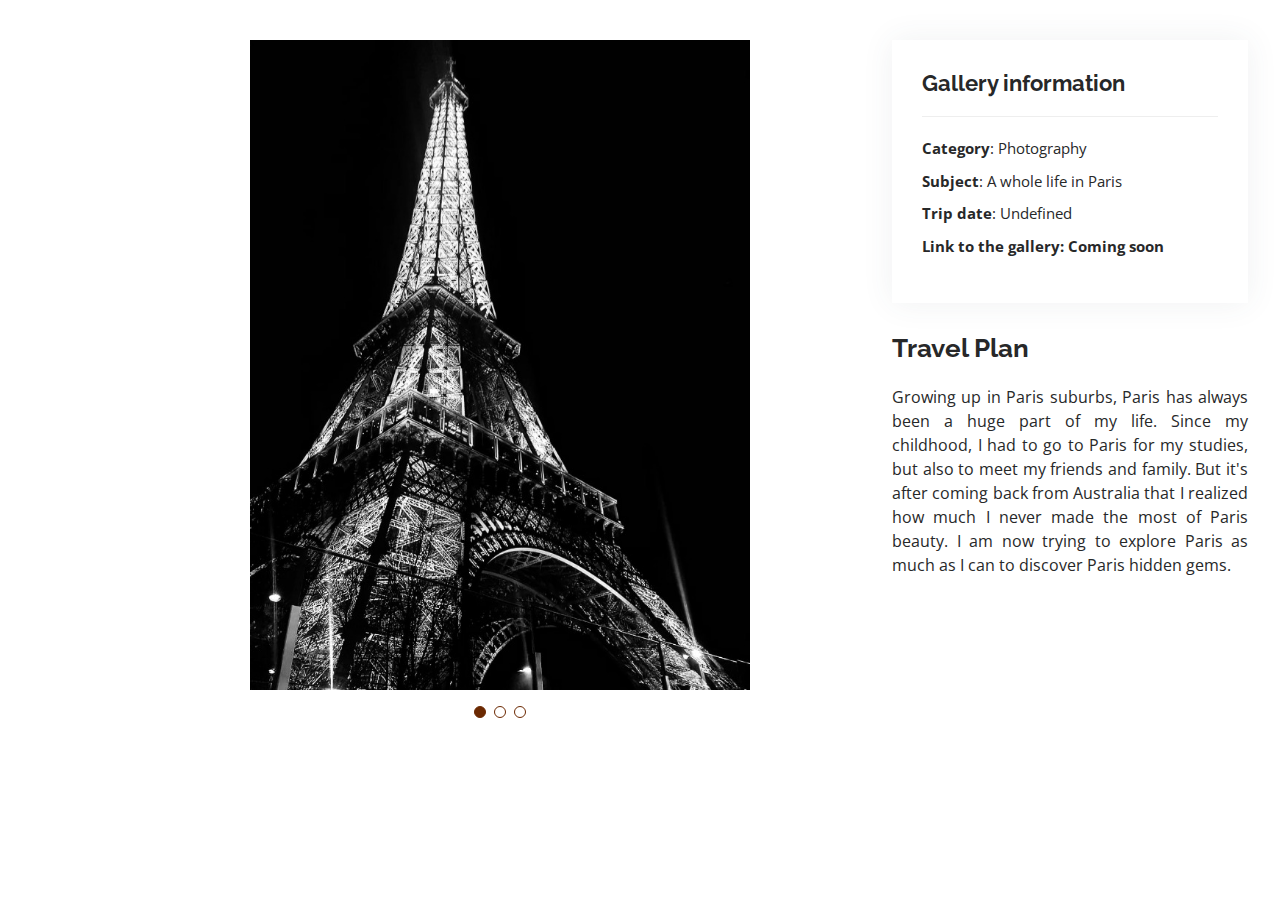
<file: popup/paris_popup.html>
<!DOCTYPE html>
<html lang="en">

<head>
  <meta charset="utf-8">
  <meta content="width=device-width, initial-scale=1.0" name="viewport">

  <title>Paris</title>
  <meta content="" name="description">
  <meta content="" name="keywords">

  <!-- Favicons -->
  <link href="../assets/img/Logo JK - FavIcon.png" rel="icon">
  <link href="../assets/img/Logo JK - FavIcon.png" rel="apple-touch-icon">

  <!-- Google Fonts -->
  <link
    href="https://fonts.googleapis.com/css?family=Open+Sans:300,300i,400,400i,600,600i,700,700i|Raleway:300,300i,400,400i,500,500i,600,600i,700,700i|Poppins:300,300i,400,400i,500,500i,600,600i,700,700i"
    rel="stylesheet">

  <!-- Vendor CSS Files -->
  <link href="../assets/vendor/aos/aos.css" rel="stylesheet">
  <link href="../assets/vendor/bootstrap/css/bootstrap.min.css" rel="stylesheet">
  <link href="../assets/vendor/bootstrap-icons/bootstrap-icons.css" rel="stylesheet">
  <link href="../assets/vendor/boxicons/css/boxicons.min.css" rel="stylesheet">
  <link href="../assets/vendor/glightbox/css/glightbox.min.css" rel="stylesheet">
  <link href="../assets/vendor/swiper/swiper-bundle.min.css" rel="stylesheet">

  <!-- Template Main CSS File -->
  <link href="../assets/css/style.css" rel="stylesheet">

  <!-- =======================================================
  * Template Name: MyResume - v4.0.1
  * Template URL: https://bootstrapmade.com/free-html-bootstrap-template-my-resume/
  * Author: BootstrapMade.com
  * License: https://bootstrapmade.com/license/
  ======================================================== -->
</head>

<body>

  <main id="main">

    <!-- ======= Portfolio Details Section ======= -->
    <section id="portfolio-details" class="portfolio-details">
      <div class="container">

        <div class="row gy-4">

          <div class="col-lg-8">
            <div class="portfolio-details-slider swiper-container">
              <div class="swiper-wrapper align-items-center">

                <div class="swiper-slide">
                  <img src="../assets/img/portfolio/paris/portfolio-paris1.jpg" style="width: 500px; height: 650px;"
                    alt="">
                </div>

                <div class="swiper-slide">
                  <img src="../assets/img/portfolio/paris/portfolio-paris2.jpg" style="width: 500px; height: 650px;"
                    alt="">
                </div>

                <div class="swiper-slide">
                  <img src="../assets/img/portfolio/paris/portfolio-paris3.jpg" style="width: 500px; height: 650px;"
                    alt="">
                </div>

              </div>
              <div class="swiper-pagination"></div>
            </div>
          </div>

          <div class="col-lg-4">
            <div class="portfolio-info">
              <h3>Gallery information</h3>
              <ul>
                <li><strong>Category</strong>: Photography</li>
                <li><strong>Subject</strong>: A whole life in Paris</li>
                <li><strong>Trip date</strong>: Undefined</li>
                <li><strong>Link to the gallery: Coming soon</strong></li>
              </ul>
            </div>
            <div class="portfolio-description">
              <h2>Travel Plan</h2>
              <p>
                Growing up in Paris suburbs, Paris has always been a huge part of my life. Since my childhood, I had to
                go to Paris for my studies, but also to meet my friends and family. But it's after coming back from
                Australia that I realized how much I never made the most of Paris beauty. I am now trying to explore
                Paris as much as I can to discover Paris hidden gems.
              </p>
            </div>
          </div>

        </div>

      </div>
    </section><!-- End Portfolio Details Section -->

  </main><!-- End #main -->

  <div id="preloader"></div>
  <a href="#" class="back-to-top d-flex align-items-center justify-content-center"><i
      class="bi bi-arrow-up-short"></i></a>

  <!-- Vendor JS Files -->
  <script src="../assets/vendor/aos/aos.js"></script>
  <script src="../assets/vendor/bootstrap/js/bootstrap.bundle.min.js"></script>
  <script src="../assets/vendor/glightbox/js/glightbox.min.js"></script>
  <script src="../assets/vendor/isotope-layout/isotope.pkgd.min.js"></script>
  <script src="../assets/vendor/php-email-form/validate.js"></script>
  <script src="../assets/vendor/purecounter/purecounter.js"></script>
  <script src="../assets/vendor/swiper/swiper-bundle.min.js"></script>
  <script src="../assets/vendor/typed.js/typed.min.js"></script>
  <script src="../assets/vendor/waypoints/noframework.waypoints.js"></script>

  <!-- Template Main JS File -->
  <script src="../assets/js/main.js"></script>

</body>

</html>
</file>
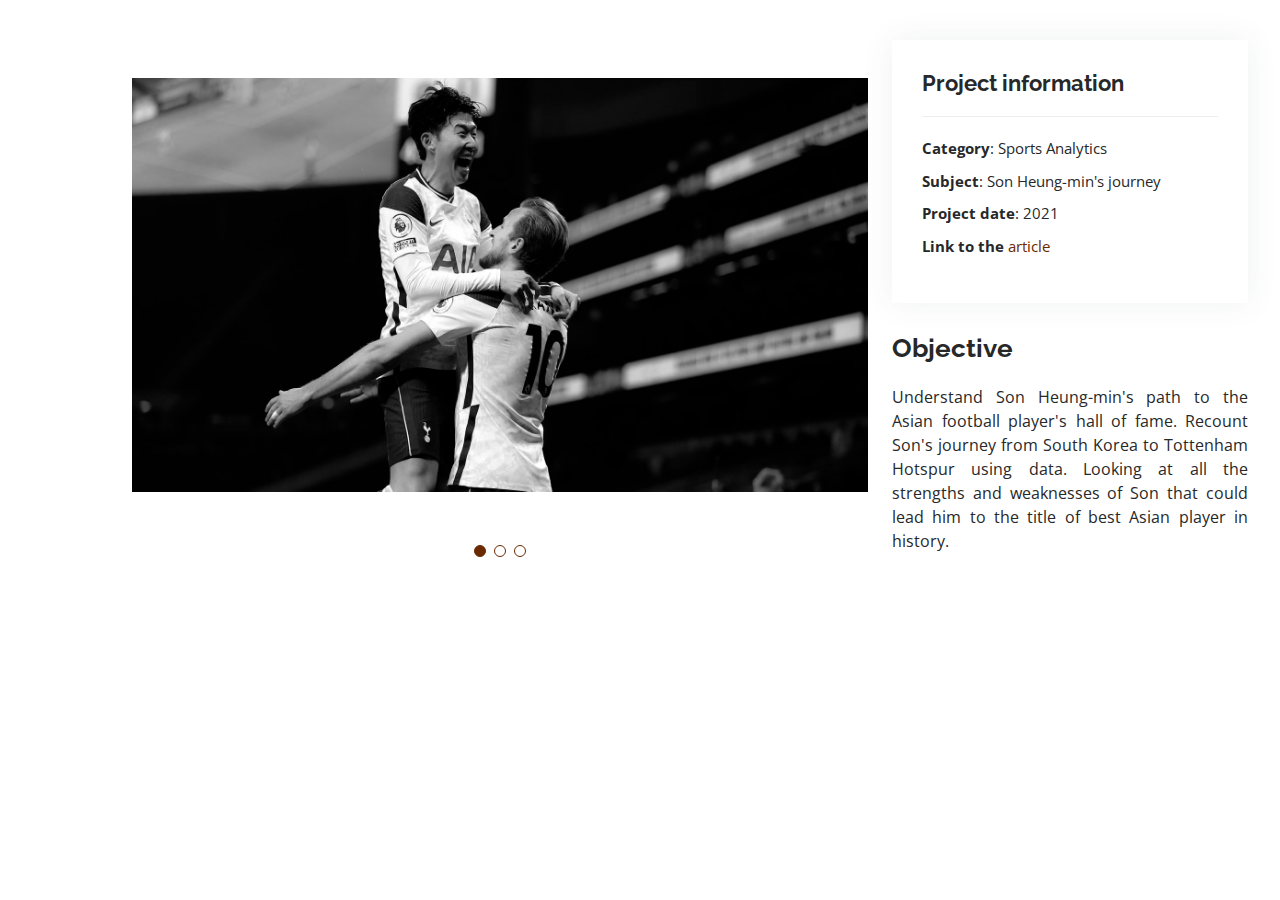
<file: popup/son_popup.html>
<!DOCTYPE html>
<html lang="en">

<head>
  <meta charset="utf-8">
  <meta content="width=device-width, initial-scale=1.0" name="viewport">

  <title>Son Heung-min</title>
  <meta content="" name="description">
  <meta content="" name="keywords">

  <!-- Favicons -->
  <link href="../assets/img/Logo JK - FavIcon.png" rel="icon">
  <link href="../assets/img/Logo JK - FavIcon.png" rel="apple-touch-icon">

  <!-- Google Fonts -->
  <link
    href="https://fonts.googleapis.com/css?family=Open+Sans:300,300i,400,400i,600,600i,700,700i|Raleway:300,300i,400,400i,500,500i,600,600i,700,700i|Poppins:300,300i,400,400i,500,500i,600,600i,700,700i"
    rel="stylesheet">

  <!-- Vendor CSS Files -->
  <link href="../assets/vendor/aos/aos.css" rel="stylesheet">
  <link href="../assets/vendor/bootstrap/css/bootstrap.min.css" rel="stylesheet">
  <link href="../assets/vendor/bootstrap-icons/bootstrap-icons.css" rel="stylesheet">
  <link href="../assets/vendor/boxicons/css/boxicons.min.css" rel="stylesheet">
  <link href="../assets/vendor/glightbox/css/glightbox.min.css" rel="stylesheet">
  <link href="../assets/vendor/swiper/swiper-bundle.min.css" rel="stylesheet">

  <!-- Template Main CSS File -->
  <link href="../assets/css/style.css" rel="stylesheet">

  <!-- =======================================================
  * Template Name: MyResume - v4.0.1
  * Template URL: https://bootstrapmade.com/free-html-bootstrap-template-my-resume/
  * Author: BootstrapMade.com
  * License: https://bootstrapmade.com/license/
  ======================================================== -->
</head>

<body>

  <main id="main">

    <!-- ======= Portfolio Details Section ======= -->
    <section id="portfolio-details" class="portfolio-details">
      <div class="container">

        <div class="row gy-4">

          <div class="col-lg-8">
            <div class="portfolio-details-slider swiper-container">
              <div class="swiper-wrapper align-items-center">

                <div class="swiper-slide">
                  <img src="../assets/img/portfolio/son/portfolio-son2.jpg" alt="">
                </div>

                <div class="swiper-slide">
                  <img src="../assets/img/portfolio/son/portfolio-son3.jpg" alt="">
                </div>

                <div class="swiper-slide">
                  <img src="../assets/img/portfolio/son/portfolio-son4.jpg" alt="">
                </div>

              </div>
              <div class="swiper-pagination"></div>
            </div>
          </div>

          <div class="col-lg-4">
            <div class="portfolio-info">
              <h3>Project information</h3>
              <ul>
                <li><strong>Category</strong>: Sports Analytics</li>
                <li><strong>Subject</strong>: Son Heung-min's journey</li>
                <li><strong>Project date</strong>: 2021</li>
                <li><strong>Link to the</strong> <a href="../articles/heungmin_son_journey.html"
                    target="_blank">article</a></li>
              </ul>
            </div>
            <div class="portfolio-description">
              <h2>Objective</h2>
              <p>
                Understand Son Heung-min's path to the Asian football player's hall of fame. Recount Son's journey from
                South Korea to Tottenham Hotspur using data. Looking at all the strengths and weaknesses of Son that
                could lead him to the title of best Asian player in history.
              </p>
            </div>
          </div>

        </div>

      </div>
    </section><!-- End Portfolio Details Section -->

  </main><!-- End #main -->

  <div id="preloader"></div>
  <a href="#" class="back-to-top d-flex align-items-center justify-content-center"><i
      class="bi bi-arrow-up-short"></i></a>

  <!-- Vendor JS Files -->
  <script src="../assets/vendor/aos/aos.js"></script>
  <script src="../assets/vendor/bootstrap/js/bootstrap.bundle.min.js"></script>
  <script src="../assets/vendor/glightbox/js/glightbox.min.js"></script>
  <script src="../assets/vendor/isotope-layout/isotope.pkgd.min.js"></script>
  <script src="../assets/vendor/php-email-form/validate.js"></script>
  <script src="../assets/vendor/purecounter/purecounter.js"></script>
  <script src="../assets/vendor/swiper/swiper-bundle.min.js"></script>
  <script src="../assets/vendor/typed.js/typed.min.js"></script>
  <script src="../assets/vendor/waypoints/noframework.waypoints.js"></script>

  <!-- Template Main JS File -->
  <script src="../assets/js/main.js"></script>

</body>

</html>
</file>
<file: assets/css/style.css>
/**
* Template Name: MyResume - v4.0.1
* Template URL: https://bootstrapmade.com/free-html-bootstrap-template-my-resume/
* Author: BootstrapMade.com
* License: https://bootstrapmade.com/license/
*/

/*--------------------------------------------------------------
# General
--------------------------------------------------------------*/
body {
  font-family: "Open Sans", sans-serif;
  color: #272829;
}

a {
  color: #6b2902;
  text-decoration: none;
}

a:hover {
  color: #6b2902;
  text-decoration: none;
}

h1, h2, h3, h4, h5, h6 {
  font-family: "Raleway", sans-serif;
}
/*--------------------------------------------------------------
# tools used
--------------------------------------------------------------*/
.tools {
  font-size: 13px;
}

/*--------------------------------------------------------------
# Back to top button
--------------------------------------------------------------*/
.back-to-top {
  position: fixed;
  visibility: hidden;
  opacity: 0;
  right: 15px;
  bottom: 15px;
  z-index: 996;
  background: #6b2902;
  width: 40px;
  height: 40px;
  border-radius: 50px;
  transition: all 0.4s;
}

.back-to-top i {
  font-size: 28px;
  color: #fff;
  line-height: 0;
}

.back-to-top:hover {
  background: #6b2902;
  color: #fff;
}

.back-to-top.active {
  visibility: visible;
  opacity: 1;
}

/*--------------------------------------------------------------
# Preloader
--------------------------------------------------------------*/
#preloader {
  position: fixed;
  top: 0;
  left: 0;
  right: 0;
  bottom: 0;
  z-index: 9999;
  overflow: hidden;
  background: #fff;
}

#preloader:before {
  content: "";
  position: fixed;
  top: calc(50% - 30px);
  left: calc(50% - 30px);
  border: 6px solid #6b2902;
  border-top-color: #fff;
  border-bottom-color: #fff;
  border-radius: 50%;
  width: 60px;
  height: 60px;
  -webkit-animation: animate-preloader 1s linear infinite;
  animation: animate-preloader 1s linear infinite;
}

@-webkit-keyframes animate-preloader {
  0% {
    transform: rotate(0deg);
  }
  100% {
    transform: rotate(360deg);
  }
}

@keyframes animate-preloader {
  0% {
    transform: rotate(0deg);
  }
  100% {
    transform: rotate(360deg);
  }
}

/*--------------------------------------------------------------
# Disable aos animation delay on mobile devices
--------------------------------------------------------------*/
@media screen and (max-width: 768px) {
  [data-aos-delay] {
    transition-delay: 0 !important;
  }
}

/*--------------------------------------------------------------
# Header
--------------------------------------------------------------*/
#header {
  position: fixed;
  top: 0;
  left: 0;
  bottom: 0;
  z-index: 9997;
  transition: all 0.5s;
  padding: 15px;
  overflow-y: auto;
}

@media (max-width: 992px) {
  #header {
    width: 300px;
    background: #fff;
    border-right: 1px solid #e6e9ec;
    left: -300px;
  }
}

@media (min-width: 992px) {
  #main {
    margin-left: 100px;
  }
}

/*--------------------------------------------------------------
# translate Menu
--------------------------------------------------------------*/
.trans {
  position: fixed;
  visibility: visible;
  right: 54px;
  top: 8px;
}
.trans i {  
  position: absolute;
  font-size: 28px;
  color: #fff;
  top: -6px;
  left: 7px;
}
.trans span {  
  position: fixed;
  font-size: 20px;
  color: #fff;
  margin-left: 44px;
  margin-top: 5px;
}



/*--------------------------------------------------------------
# Navigation Menu
--------------------------------------------------------------*/
/**
* Desktop Navigation 
*/
.nav-menu {
  padding: 0;
  display: block;
}

.nav-menu * {
  margin: 0;
  padding: 0;
  list-style: none;
}

.nav-menu > ul > li {
  position: relative;
  white-space: nowrap;
}

.nav-menu a {
  display: flex;
  align-items: center;
  color: #45505b;
  padding: 10px 18px;
  margin-bottom: 8px;
  transition: 0.3s;
  font-size: 15px;
  border-radius: 50px;
  background: #f2f3f5;
  height: 56px;
  width: 100%;
  overflow: hidden;
  transition: 0.3s;
}

.nav-menu a i {
  font-size: 20px;
}

.nav-menu a span {
  padding: 0 5px 0 7px;
  color: #45505b;
}

@media (min-width: 992px){
.col-lg-3 {
    flex: 0 0 auto;
    width: 18%;
    margin-left: 11.6%;
}
}

@media (min-width: 992px) {
  .nav-menu a {
    width: 56px;
  }
  .nav-menu a span {
    display: none;
    color: #fff;
  }
}

.nav-menu a:hover, .nav-menu .active, .nav-menu li:hover > a {
  color: #fff;
  background: #6b2902;
}

.nav-menu a:hover span, .nav-menu .active span, .nav-menu li:hover > a span {
  color: #fff;
}

.nav-menu a:hover, .nav-menu li:hover > a {
  width: 100%;
  color: #fff;
}

.nav-menu a:hover span, .nav-menu li:hover > a span {
  display: block;
}

/**
* Mobile Navigation 
*/
.mobile-nav-toggle {
  position: fixed;
  right: 10px;
  top: 10px;
  z-index: 9998;
  border: 0;
  background: none;
  font-size: 28px;
  transition: all 0.4s;
  outline: none !important;
  line-height: 0;
  cursor: pointer;
  border-radius: 50px;
  padding: 5px;
}

.mobile-nav-toggle i {
  color: #45505b;
}

.mobile-nav-active {
  overflow: hidden;
}

.mobile-nav-active #header {
  left: 0;
}

.mobile-nav-active .mobile-nav-toggle {
  color: #fff;
  background-color: #6b2902;
}

/*--------------------------------------------------------------
# Hero Section
--------------------------------------------------------------*/
#hero {
  width: 100%;
  height: 100vh;
  background: url("../img/background.jpg") top right no-repeat;
  background-size: cover;
  position: relative;
}

@media (min-width: 992px) {
  #hero {
    padding-left: 160px;
  }
}

#hero:before {
  content: "";
  background: rgba(255, 255, 255, 0.7);
  position: absolute;
  bottom: 0;
  top: 0;
  left: 0;
  right: 0;
}

#hero h1 {
  margin: 0;
  font-size: 64px;
  font-weight: 700;
  line-height: 56px;
  color: #45505b;
}

#hero p {
  color: #45505b;
  margin: 15px 0 0 0;
  font-size: 26px;
  font-family: "Poppins", sans-serif;
}

#hero p span {
  color: #6b2902;
  letter-spacing: 1px;
}

#hero .social-links {
  margin-top: 30px;
}

#hero .social-links a {
  font-size: 24px;
  display: inline-block;
  color: #45505b;
  line-height: 1;
  margin-right: 20px;
  transition: 0.3s;
}

#hero .social-links a:hover {
  color: #6b2902;
}

@media (max-width: 992px) {
  #hero {
    text-align: center;
  }
  #hero h1 {
    font-size: 32px;
    line-height: 36px;
  }
  #hero p {
    margin-top: 10px;
    font-size: 20px;
    line-height: 24px;
  }
}

/*--------------------------------------------------------------
# Sections General
--------------------------------------------------------------*/
section {
  padding: 60px 0;
  overflow: hidden;
}

.section-title {
  text-align: center;
  padding-bottom: 30px;
}

.section-title h2 {
  font-size: 32px;
  font-weight: bold;
  text-transform: uppercase;
  margin-bottom: 20px;
  padding-bottom: 20px;
  position: relative;
  color: #45505b;
}

.section-title h2::before {
  content: '';
  position: absolute;
  display: block;
  width: 120px;
  height: 1px;
  background: #ddd;
  bottom: 1px;
  left: calc(50% - 60px);
}

.section-title h2::after {
  content: '';
  position: absolute;
  display: block;
  width: 40px;
  height: 3px;
  background: #6b2902;
  bottom: 0;
  left: calc(50% - 20px);
}

.section-title p {
  margin-bottom: 0;
}

/*--------------------------------------------------------------
# About
--------------------------------------------------------------*/
.about .content h3 {
  font-weight: 700;
  font-size: 26px;
  color: #728394;
}

.about .content ul {
  list-style: none;
  padding: 0;
}

.about .content ul li {
  margin-bottom: 20px;
  display: flex;
  align-items: center;
  text-align: center;
}

.about .content ul strong {
  margin-right: 10px;
}

.about .content ul i {
  font-size: 16px;
  margin-right: 5px;
  color: #6b2902;
  line-height: 0;
}
#cv{
  text-align: center;
}

.about .content p:last-child {
  margin-bottom: 0;
}

/*--------------------------------------------------------------
# Facts
--------------------------------------------------------------*/
.facts .count-box {
  padding: 30px 30px 25px 30px;
  margin-top: 30px;
  width: 100%;
  position: relative;
  text-align: center;
  background: #fff;
}

.facts .count-box i {
  position: absolute;
  top: -25px;
  left: 50%;
  transform: translateX(-50%);
  font-size: 24px;
  background: #6b2902;
  color: #fff;
  border-radius: 50px;
  display: inline-flex;
  align-items: center;
  justify-content: center;
  width: 48px;
  height: 48px;
}

.facts .count-box span {
  font-size: 36px;
  display: block;
  font-weight: 600;
  color: #011426;
}

.facts .count-box p {
  padding: 0;
  margin: 0;
  font-family: "Raleway", sans-serif;
  font-size: 14px;
}

/*--------------------------------------------------------------
# Akills
--------------------------------------------------------------*/
.skills .progress {
  height: 60px;
  display: block;
  background: none;
  border-radius: 0;
}

.skills .progress .skill {
  padding: 10px 0;
  margin: 0;
  text-transform: uppercase;
  display: block;
  font-weight: 600;
  font-family: "Poppins", sans-serif;
  color: #45505b;
}

.skills .progress .skill .val {
  float: right;
  font-style: normal;
}

.skills .progress-bar-wrap {
  background: #f2f3f5;
}

.skills .progress-bar {
  width: 1px;
  height: 10px;
  transition: .9s;
  background-color: #6b2902;
}

/*--------------------------------------------------------------
# Resume
--------------------------------------------------------------*/
.resume .resume-title {
  font-size: 26px;
  font-weight: 700;
  margin-top: 20px;
  margin-bottom: 20px;
  color: #45505b;
}

.resume .resume-item {
  padding: 0 0 20px 20px;
  margin-top: -2px;
  border-left: 2px solid #6b2902;
  position: relative;
}

.resume .resume-item h4 {
  line-height: 18px;
  font-size: 18px;
  font-weight: 600;
  text-transform: uppercase;
  font-family: "Poppins", sans-serif;
  color: #6b2902;
  margin-bottom: 10px;
}

.resume .resume-item h5 {
  font-size: 16px;
  background: #f7f8f9;
  padding: 5px 15px;
  display: inline-block;
  font-weight: 600;
  margin-bottom: 10px;
}

.resume .resume-item ul {
  padding-left: 20px;
}

.resume .resume-item ul li {
  padding-bottom: 10px;
}

.resume .resume-item:last-child {
  padding-bottom: 0;
}

.resume .resume-item::before {
  content: "";
  position: absolute;
  width: 16px;
  height: 16px;
  left: -9px;
  top: 0px;
  background: #fdd0b6;
  border: 3px solid #6b2902;
}

/*--------------------------------------------------------------
# Portfolio
--------------------------------------------------------------*/
.portfolio .portfolio-item {
  margin-bottom: 30px;
}

.portfolio #portfolio-flters {
  padding: 0;
  margin: 0 auto 25px auto;
  list-style: none;
  text-align: center;
  background: #fff;
  border-radius: 50px;
  padding: 2px 15px;
}

.portfolio #portfolio-flters li {
  cursor: pointer;
  display: inline-block;
  padding: 10px 15px;
  font-size: 14px;
  font-weight: 600;
  line-height: 1;
  text-transform: uppercase;
  color: #272829;
  margin-bottom: 5px;
  transition: all 0.3s ease-in-out;
}

.portfolio #portfolio-flters li:hover, .portfolio #portfolio-flters li.filter-active {
  color: #6b2902;
}

.portfolio #portfolio-flters li:last-child {
  margin-right: 0;
}

.portfolio .portfolio-wrap {
  transition: 0.3s;
  position: relative;
  overflow: hidden;
  z-index: 1;
  background: rgba(69, 80, 91, 0.8);
}

.portfolio .portfolio-wrap::before {
  content: "";
  background: rgba(255, 255, 255, 0.7);
  position: absolute;
  left: 30px;
  right: 30px;
  top: 30px;
  bottom: 30px;
  transition: all ease-in-out 0.3s;
  z-index: 2;
  opacity: 0;
}

.portfolio .portfolio-wrap .portfolio-info {
  opacity: 0;
  position: absolute;
  top: 0;
  left: 0;
  right: 0;
  bottom: 0;
  text-align: center;
  z-index: 3;
  transition: all ease-in-out 0.3s;
  display: flex;
  flex-direction: column;
  justify-content: center;
  align-items: center;
}

.portfolio .portfolio-wrap .portfolio-info::before {
  display: block;
  content: "";
  width: 48px;
  height: 48px;
  position: absolute;
  top: 35px;
  left: 35px;
  border-top: 3px solid #d7dce1;
  border-left: 3px solid #d7dce1;
  transition: all 0.5s ease 0s;
  z-index: 9994;
}

.portfolio .portfolio-wrap .portfolio-info::after {
  display: block;
  content: "";
  width: 48px;
  height: 48px;
  position: absolute;
  bottom: 35px;
  right: 35px;
  border-bottom: 3px solid #d7dce1;
  border-right: 3px solid #d7dce1;
  transition: all 0.5s ease 0s;
  z-index: 9994;
}

.portfolio .portfolio-wrap .portfolio-info h4 {
  font-size: 20px;
  color: #45505b;
  font-weight: 600;
}

.portfolio .portfolio-wrap .portfolio-info p {
  color: #45505b;
  font-size: 14px;
  text-transform: uppercase;
  padding: 0;
  margin: 0;
}

.portfolio .portfolio-wrap .portfolio-links {
  text-align: center;
  z-index: 4;
}

.portfolio .portfolio-wrap .portfolio-links a {
  color: #45505b;
  margin: 0 2px;
  font-size: 28px;
  display: inline-block;
  transition: 0.3s;
}

.portfolio .portfolio-wrap .portfolio-links a:hover {
  color: #148af9;
}

.portfolio .portfolio-wrap:hover::before {
  top: 0;
  left: 0;
  right: 0;
  bottom: 0;
  opacity: 1;
}

.portfolio .portfolio-wrap:hover .portfolio-info {
  opacity: 1;
}

.portfolio .portfolio-wrap:hover .portfolio-info::before {
  top: 15px;
  left: 15px;
}

.portfolio .portfolio-wrap:hover .portfolio-info::after {
  bottom: 15px;
  right: 15px;
}

/*--------------------------------------------------------------
# Portfolio Details
--------------------------------------------------------------*/
.portfolio-details {
  padding-top: 40px;
  padding-bottom: 0;
}

.portfolio-details .portfolio-details-slider img {
  width: 100%;
  display: block;
  margin-left: auto;
  margin-right: auto;
}

.portfolio-details .portfolio-details-slider .swiper-pagination {
  margin-top: 20px;
  position: relative;
}

.portfolio-details .portfolio-details-slider .swiper-pagination .swiper-pagination-bullet {
  width: 12px;
  height: 12px;
  background-color: #fff;
  opacity: 1;
  border: 1px solid #6b2902;
  text-align: center;
}

.portfolio-details .portfolio-details-slider .swiper-pagination .swiper-pagination-bullet-active {
  background-color: #6b2902;
  text-align: center;
}

.portfolio-details .portfolio-info {
  padding: 30px;
  box-shadow: 0px 0 30px rgba(69, 80, 91, 0.08);
}

.portfolio-details .portfolio-info h3 {
  font-size: 22px;
  font-weight: 700;
  margin-bottom: 20px;
  padding-bottom: 20px;
  border-bottom: 1px solid #eee;
}

.portfolio-details .portfolio-info ul {
  list-style: none;
  padding: 0;
  font-size: 15px;
}

.portfolio-details .portfolio-info ul li + li {
  margin-top: 10px;
}

.portfolio-details .portfolio-description {
  padding-top: 30px;
}

.portfolio-details .portfolio-description h2 {
  font-size: 26px;
  font-weight: 700;
  margin-bottom: 20px;
}

.portfolio-details .portfolio-description p {
  padding: 0;
  text-align: justify;
}

/*--------------------------------------------------------------
# Services
--------------------------------------------------------------*/
.services .icon-box {
  text-align: center;
  padding: 70px 20px 80px 20px;
  transition: all ease-in-out 0.3s;
  background: #fff;
  box-shadow: 0px 5px 90px 0px rgba(110, 123, 131, 0.05);
}

.services .icon-box .icon {
  margin: 0 auto;
  width: 100px;
  height: 100px;
  display: flex;
  align-items: center;
  justify-content: center;
  transition: ease-in-out 0.3s;
  position: relative;
}

.services .icon-box .icon i {
  font-size: 36px;
  transition: 0.5s;
  position: relative;
}

.services .icon-box .icon svg {
  position: absolute;
  top: 0;
  left: 0;
}

.services .icon-box .icon svg path {
  transition: 0.5s;
  fill: #f5f5f5;
}

.services .icon-box h4 {
  font-weight: 600;
  margin: 10px 0 15px 0;
  font-size: 22px;
}

.services .icon-box h4 a {
  color: #45505b;
  transition: ease-in-out 0.3s;
}

.services .icon-box p {
  line-height: 24px;
  font-size: 14px;
  margin-bottom: 0;
}

.services .icon-box:hover {
  border-color: #fff;
  box-shadow: 0px 0 35px 0 rgba(0, 0, 0, 0.08);
}

.services .iconbox-blue i {
  color: #47aeff;
}

.services .iconbox-blue:hover .icon i {
  color: #fff;
}

.services .iconbox-blue:hover .icon path {
  fill: #47aeff;
}

.services .iconbox-orange i {
  color: #ffa76e;
}

.services .iconbox-orange:hover .icon i {
  color: #fff;
}

.services .iconbox-orange:hover .icon path {
  fill: #ffa76e;
}

.services .iconbox-pink i {
  color: #e80368;
}

.services .iconbox-pink:hover .icon i {
  color: #fff;
}

.services .iconbox-pink:hover .icon path {
  fill: #e80368;
}

.services .iconbox-yellow i {
  color: #ffbb2c;
}

.services .iconbox-yellow:hover .icon i {
  color: #fff;
}

.services .iconbox-yellow:hover .icon path {
  fill: #ffbb2c;
}

.services .iconbox-red i {
  color: #ff5828;
}

.services .iconbox-red:hover .icon i {
  color: #fff;
}

.services .iconbox-red:hover .icon path {
  fill: #ff5828;
}

.services .iconbox-teal i {
  color: #11dbcf;
}

.services .iconbox-teal:hover .icon i {
  color: #fff;
}

.services .iconbox-teal:hover .icon path {
  fill: #11dbcf;
}

/*--------------------------------------------------------------
# Testimonials
--------------------------------------------------------------*/
.testimonials .section-header {
  margin-bottom: 40px;
}

.testimonials .testimonial-item {
  text-align: center;
}

.testimonials .testimonial-item .testimonial-img {
  width: 120px;
  border-radius: 50%;
  border: 4px solid #fff;
  margin: 0 auto;
}

.testimonials .testimonial-item h3 {
  font-size: 20px;
  font-weight: bold;
  margin: 10px 0 5px 0;
  color: #111;
}

.testimonials .testimonial-item h4 {
  font-size: 14px;
  color: #999;
  margin: 0 0 15px 0;
}

.testimonials .testimonial-item .quote-icon-left, .testimonials .testimonial-item .quote-icon-right {
  color: #90c8fc;
  font-size: 26px;
}

.testimonials .testimonial-item .quote-icon-left {
  display: inline-block;
  left: -5px;
  position: relative;
}

.testimonials .testimonial-item .quote-icon-right {
  display: inline-block;
  right: -5px;
  position: relative;
  top: 10px;
}

.testimonials .testimonial-item p {
  font-style: italic;
  margin: 0 auto 15px auto;
}

.testimonials .swiper-pagination {
  margin-top: 20px;
  position: relative;
}

.testimonials .swiper-pagination .swiper-pagination-bullet {
  width: 12px;
  height: 12px;
  background-color: #fff;
  opacity: 1;
  border: 1px solid #6b2902;
}

.testimonials .swiper-pagination .swiper-pagination-bullet-active {
  background-color: #6b2902;
}

@media (min-width: 992px) {
  .testimonials .testimonial-item p {
    width: 80%;
  }
}

/*--------------------------------------------------------------
# Contact
--------------------------------------------------------------*/
.contact .info {
  width: 100%;
  background: #fff;
}

.contact .info i {
  font-size: 20px;
  color: #6b2902;
  float: left;
  width: 44px;
  height: 44px;
  background: #eef7ff;
  display: flex;
  justify-content: center;
  align-items: center;
  border-radius: 50px;
  transition: all 0.3s ease-in-out;
}

.contact .info h4 {
  padding: 0 0 0 60px;
  font-size: 22px;
  font-weight: 600;
  margin-bottom: 5px;
  color: #45505b;
}

.contact .info p {
  padding: 0 0 0 60px;
  margin-bottom: 0;
  font-size: 14px;
  color: #728394;
}

.contact .info .email, .contact .info .phone {
  margin-top: 40px;
}

.contact .info .email:hover i, .contact .info .address:hover i, .contact .info .phone:hover i {
  background: #6b2902;
  color: #fff;
}

.contact .php-email-form {
  width: 100%;
  background: #fff;
}

.contact .php-email-form .form-group {
  padding-bottom: 8px;
}

.contact .php-email-form .error-message {
  display: none;
  color: #fff;
  background: #ed3c0d;
  text-align: left;
  padding: 15px;
  font-weight: 600;
}

.contact .php-email-form .error-message br + br {
  margin-top: 25px;
}

.contact .php-email-form .sent-message {
  display: none;
  color: #fff;
  background: #18d26e;
  text-align: center;
  padding: 15px;
  font-weight: 600;
}

.contact .php-email-form .loading {
  display: none;
  background: #fff;
  text-align: center;
  padding: 15px;
}

.contact .php-email-form .loading:before {
  content: "";
  display: inline-block;
  border-radius: 50%;
  width: 24px;
  height: 24px;
  margin: 0 10px -6px 0;
  border: 3px solid #18d26e;
  border-top-color: #eee;
  -webkit-animation: animate-loading 1s linear infinite;
  animation: animate-loading 1s linear infinite;
}

.contact .php-email-form input, .contact .php-email-form textarea {
  border-radius: 4px;
  box-shadow: none;
  font-size: 14px;
}

.contact .php-email-form input {
  height: 44px;
}

.contact .php-email-form textarea {
  padding: 10px 12px;
}

.contact .php-email-form button[type="submit"] {
  background: #6b2902;
  border: 0;
  padding: 10px 35px;
  color: #fff;
  transition: 0.4s;
  border-radius: 50px;
}

.contact .php-email-form button[type="submit"]:hover {
  background: #0678e3;
}

@-webkit-keyframes animate-loading {
  0% {
    transform: rotate(0deg);
  }
  100% {
    transform: rotate(360deg);
  }
}

@keyframes animate-loading {
  0% {
    transform: rotate(0deg);
  }
  100% {
    transform: rotate(360deg);
  }
}

/*--------------------------------------------------------------
# Footer
--------------------------------------------------------------*/
#footer {
  background: #f7f8f9;
  color: #45505b;
  font-size: 14px;
  text-align: center;
  padding: 30px 0;
}

#footer h3 {
  font-size: 36px;
  font-weight: 700;
  position: relative;
  font-family: "Poppins", sans-serif;
  padding: 0;
  margin: 0 0 15px 0;
}

#footer p {
  font-size: 15;
  font-style: italic;
  padding: 0;
  margin: 0 0 40px 0;
}

#footer .social-links {
  margin: 0 0 40px 0;
}

#footer .social-links a {
  font-size: 18px;
  display: inline-block;
  background: #6b2902;
  color: #fff;
  line-height: 1;
  padding: 8px 0;
  margin-right: 4px;
  border-radius: 50%;
  text-align: center;
  width: 36px;
  height: 36px;
  transition: 0.3s;
}

#footer .social-links a:hover {
  background: #d13100;
  color: #fff;
  text-decoration: none;
}

#footer .copyright {
  margin: 0 0 5px 0;
}

#footer .credits {
  font-size: 13px;
}

/*--------------------------------------------------------------
# Article Klopp
--------------------------------------------------------------*/

#article_klopp {
  width: 100%;
  height: 100vh;
  background: url("../img/portfolio/klopp/klopp_background.jpg") top right no-repeat;
  background-size: cover;
  position: relative;
}

@media (min-width: 992px) {
  #article_klopp {
    padding-left: 160px;
  }
}

#article_klopp:before {
  content: "";
  background: rgba(255, 255, 255, 0.7);
  position: absolute;
  bottom: 0;
  top: 0;
  left: 0;
  right: 0;
}

#article_klopp h1 {
  margin: 0;
  font-size: 64px;
  font-weight: 700;
  line-height: 56px;
  color: #45505b;
}

#article_klopp p {
  color: #45505b;
  margin: 15px 0 0 0;
  font-size: 26px;
  font-family: "Poppins", sans-serif;
}

#article_klopp p span {
  color: #6b2902;
  letter-spacing: 1px;
}

@media (max-width: 992px) {
  #article_klopp {
    text-align: center;
  }
  #article_klopp h1 {
    font-size: 32px;
    line-height: 36px;
  }
  #article_klopp p {
    margin-top: 10px;
    font-size: 20px;
    line-height: 24px;
  }
  #article_klopp a {
    margin-top: 20px;
  }

  #art_content{
    margin-top: 20px;
  }
}


section {
  padding: 10px 0;
  overflow: hidden;
}

.art-title {
  text-align: center;
  padding-bottom: 5px;
}

.art-title h2 {
  font-size: 32px;
  font-weight: bold;
  text-transform: uppercase;
  margin-bottom: 20px;
  padding-bottom: 20px;
  position: relative;
  color: #45505b;
}

.art-title h2::before {
  content: '';
  position: absolute;
  display: block;
  width: 120px;
  height: 1px;
  background: #ddd;
  bottom: 1px;
  left: calc(50% - 60px);
}

.art-title h2::after {
  content: '';
  position: absolute;
  display: block;
  width: 40px;
  height: 3px;
  background: #6b2902;
  bottom: 0;
  left: calc(50% - 20px);
}

.art-title p {
  font-weight: 600;
  font-style: italic;
}

.art-title h3 {
  font-size: 15px;
}

.art_content {
  text-align: justify;
}
.art_content p {
  font-size: 15px;
  margin-bottom: 15px;
  margin-top: 10px;
}
.art_content h3{
  font-family: 'Raleway', serif;
  font-size: 20px;
  font-weight: 600;
  margin-top: 35px;
  margin-bottom: 20px;
}
.art_content h4{
  font-family: 'Raleway', serif;
  font-size: 17px;
  font-weight: 600;
  margin-top: 20px;
  margin-bottom: 20px;
}

.art_content li{
  font-size: 15px;
  margin-bottom: 10px;
}

.two_images_columns {
  float: left;
  width: 50%;
  padding:5px;
}

.two_images_row::after{
  content: "";
  clear: both;
  display: table;
}


/*--------------------------------------------------------------
# Article Son
--------------------------------------------------------------*/

#article_son {
  width: 100%;
  height: 100vh;
  background: url("../img/portfolio/son/portfolio-son4.jpg") top right no-repeat;
  background-size: cover;
  position: relative;
}

@media (min-width: 992px) {
  #article_son {
    padding-left: 160px;
  }
}

#article_son:before {
  content: "";
  background: rgba(255, 255, 255, 0.7);
  position: absolute;
  bottom: 0;
  top: 0;
  left: 0;
  right: 0;
}

#article_son h1 {
  margin: 0;
  font-size: 64px;
  font-weight: 700;
  line-height: 56px;
  color: #45505b;
}

#article_son p {
  color: #45505b;
  margin: 15px 0 0 0;
  font-size: 26px;
  font-family: "Poppins", sans-serif;
}

#article_son p span {
  color: #6b2902;
  letter-spacing: 1px;
}


@media (max-width: 992px) {
  #article_son {
    text-align: center;
  }
  #article_son h1 {
    font-size: 32px;
    line-height: 36px;
  }
  #article_son p {
    margin-top: 10px;
    font-size: 20px;
    line-height: 24px;
  }
  #article_son a {
    margin-top: 20px;
  }

  #art_content{
    margin-top: 20px;
  }
}


/*--------------------------------------------------------------
# Article Butler
--------------------------------------------------------------*/

#article_butler {
  width: 100%;
  height: 100vh;
  background: url("../img/portfolio/butler/portfolio-butler4.png") top right no-repeat;
  background-size: cover;
  position: relative;
}

@media (min-width: 992px) {
  #article_butler {
    padding-left: 160px;
  }
}

#article_butler:before {
  content: "";
  background: rgba(255, 255, 255, 0.7);
  position: absolute;
  bottom: 0;
  top: 0;
  left: 0;
  right: 0;
}

#article_butler h1 {
  margin: 0;
  font-size: 64px;
  font-weight: 700;
  line-height: 56px;
  color: #45505b;
}

#article_butler p {
  color: #45505b;
  margin: 15px 0 0 0;
  font-size: 26px;
  font-family: "Poppins", sans-serif;
}

#article_butler p span {
  color: #6b2902;
  letter-spacing: 1px;
}


@media (max-width: 992px) {
  #article_butler {
    text-align: center;
  }
  #article_butler h1 {
    font-size: 32px;
    line-height: 36px;
  }
  #article_butler p {
    margin-top: 10px;
    font-size: 20px;
    line-height: 24px;
  }
  #article_butler a {
    margin-top: 20px;
  }

  #art_content{
    margin-top: 20px;
  }
}


/*--------------------------------------------------------------
# Pill button redirecting to the section in portfolio
--------------------------------------------------------------*/

element.style {
  --start-color: #b225c3;
  --end-color: #e02b8f;
}

.pill
{
  font-size: var(--text-xs);
  font-family: var(--font-primary);
  color:white;
  padding: 3px 8px 2px 8px;
  border-radius: 1000px;
  text-transform: uppercase;
  font-weight: var(--weight-bold);
  background-image: linear-gradient(
    to left,
    var(--start-color),
    var(--end-color)
  );
}



label {
  width: 100px;
  height: 40px;
  position: relative;
  display: block;
  background: #ebebeb;
  border-radius: 200px;
  box-shadow: inset 0px 5px 15px rgba(0,0,0,0.4), inset 0px -5px 15px rgba(255,255,255,0.4);
  cursor: pointer;
}

label:after {
  content: "";
  width:30px;
  height: 30px;
  position: absolute;
  top:5px;
  left:4px;
  background: linear-gradient(180deg,#6b290294,#6b2902);
  border-radius: 180px;
  box-shadow: 0px 5px 10px rgba(0,0,0,0.2);
}
input {
  width: 0;
  height: 0;
  visibility: hidden;
}

/* input:checked + label {
  background: #242424;
} */
input:checked + label:after {
  left:95px;
  transform: translateX(-100%);
  /* background: linear-gradient(180deg,#777,#3a3a3a); */
}
label, label:after {
  transition: 0.3s
}
label svg {
  position: absolute;
  width: 20px;
  top:-1px;
  z-index: 100;
}
label svg.fr {
  left:9px;
  fill:#fff;
  transition: 0.3s;
  top: -12px;
}
label svg.en {
  left:70px;
  fill:#fff;
  transition: 0.3s;
  top: -12px;
}
input:checked + label svg.fr {
  fill:#7e7e7e;
}
input:checked + label svg.en {
  fill:#000000;
}
.language {
  margin-top: 20px;
}

#language-switch-container {
  display: flex;
  justify-content: space-between;
}

input[type="checkbox"] {
  display: none;
}
</file>
